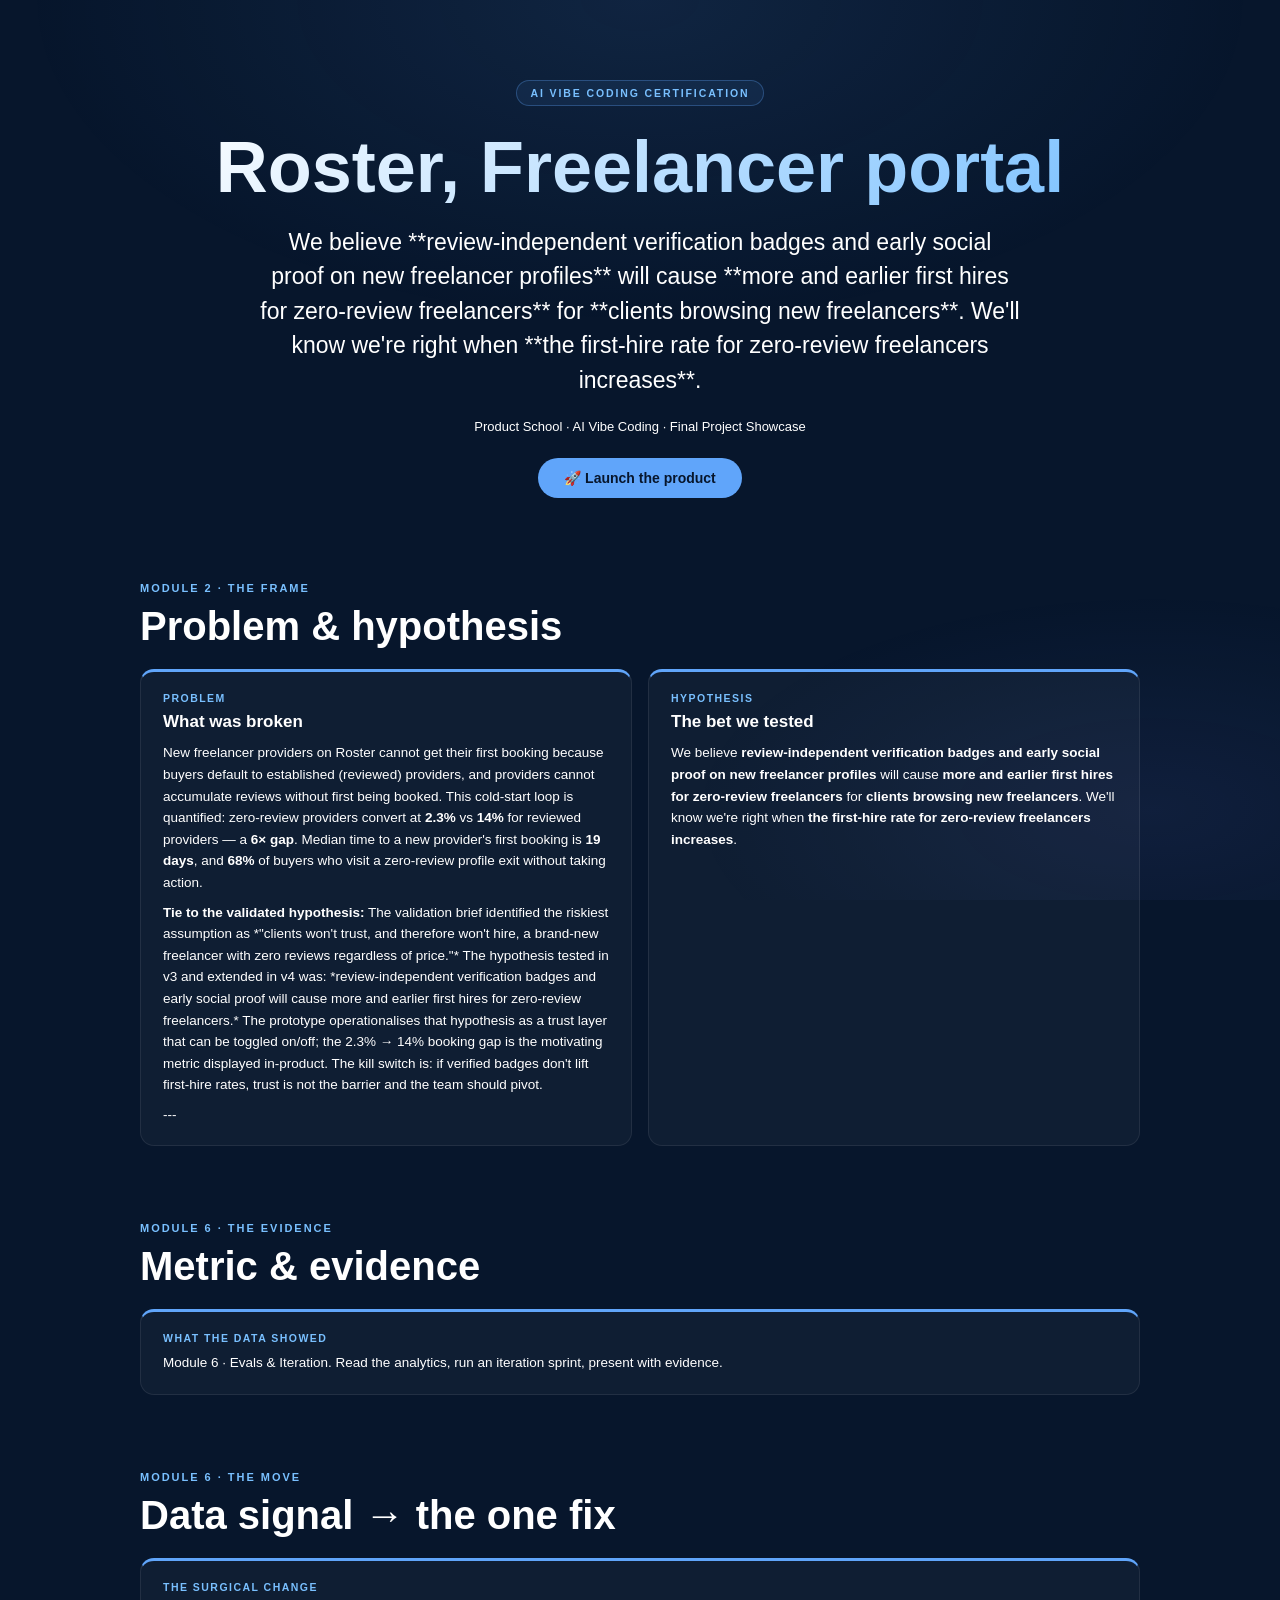
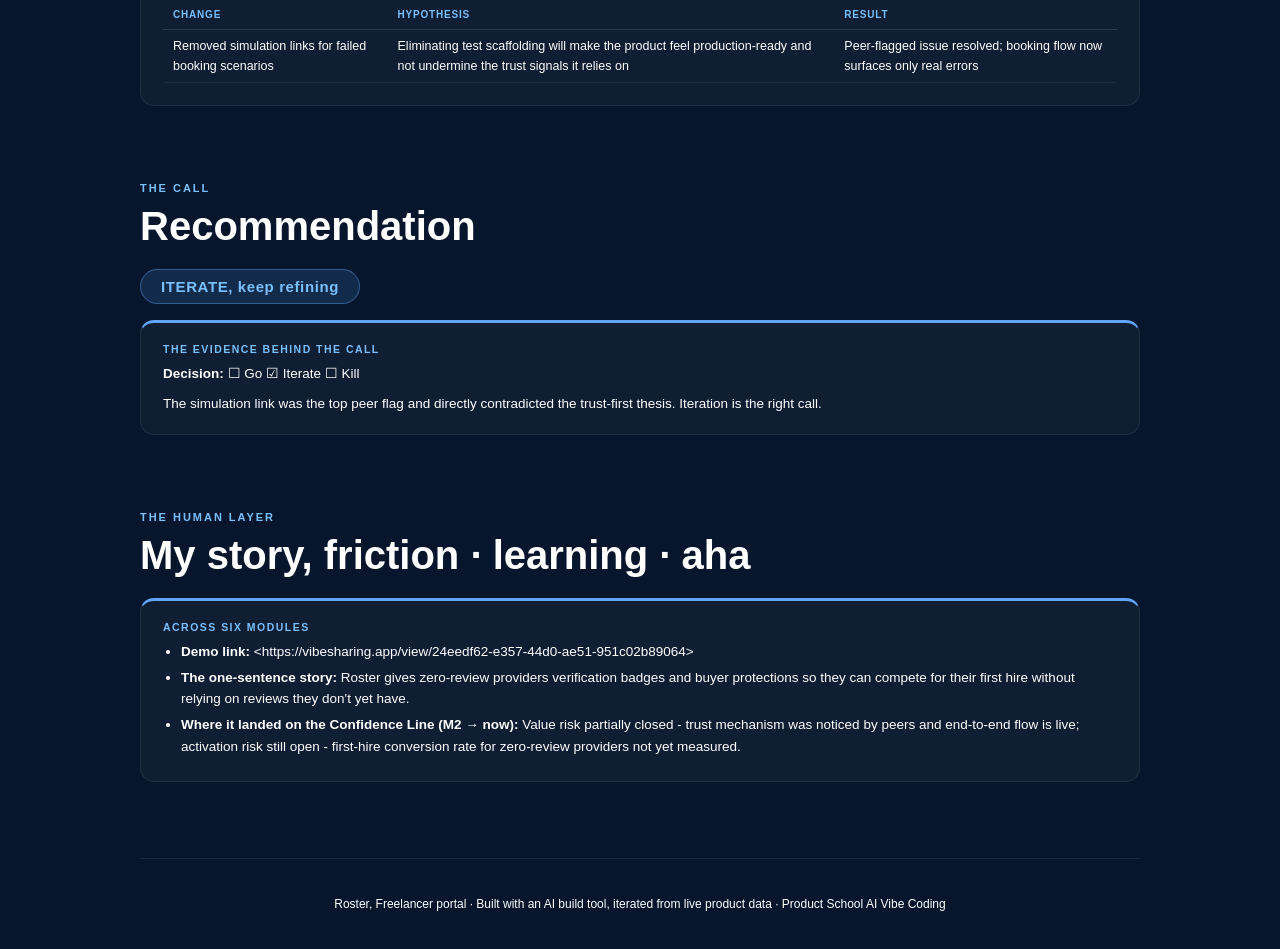
<file: docs/index.html>
<!doctype html>
<html lang="en"><head><meta charset="utf-8"><meta name="viewport" content="width=device-width,initial-scale=1"><title>Roster, Freelancer portal, Showcase</title>
<style>
:root{--bg:#07162C;--fg:#ffffff;--muted:#ffffff;--accent:#60a5fa;--accent2:#79c0ff;--line:rgba(255,255,255,0.08);--card:rgba(255,255,255,0.035)}*{box-sizing:border-box}html,body{margin:0;padding:0}body{background:var(--bg);color:var(--fg);font-family:'Saans',sans-serif;overflow-x:hidden;position:relative}body::before{content:'';position:fixed;inset:0;background:radial-gradient(ellipse 80% 60% at 50% 0%,rgba(96,165,250,0.10),transparent 60%),radial-gradient(ellipse 60% 40% at 90% 90%,rgba(124,140,255,0.08),transparent 60%);pointer-events:none;z-index:0}main{position:relative;z-index:1;max-width:1080px;margin:0 auto;padding:80px 40px 0}h1,h2,h3{font-family:'Saans',sans-serif;margin:0}a{color:var(--accent);text-decoration:none}.hero{text-align:center;margin-bottom:84px}.hero .badge{display:inline-block;font-family:'Saans',sans-serif;font-size:10.5px;font-weight:900;letter-spacing:.18em;text-transform:uppercase;color:var(--accent2);background:rgba(96,165,250,0.08);border:1px solid rgba(96,165,250,0.30);border-radius:999px;padding:6px 14px;margin-bottom:24px}.hero h1{font-size:clamp(38px,6.5vw,72px);font-weight:900;line-height:1.04;margin:0 0 20px;background:linear-gradient(135deg,#fff,#79c0ff);-webkit-background-clip:text;background-clip:text;color:transparent}.hero .lead{font-size:clamp(17px,2.2vw,23px);color:#ffffff;max-width:760px;margin:0 auto 22px;line-height:1.5}.hero .meta{font-family:'Saans',sans-serif;font-size:13px;color:var(--muted);margin:0 0 24px}.ctas{display:inline-flex;gap:12px;flex-wrap:wrap;justify-content:center}.cta{display:inline-flex;align-items:center;gap:8px;background:var(--accent);color:#07162C;padding:12px 26px;border-radius:999px;font-family:'Saans',sans-serif;font-weight:800;font-size:14px}section.block{margin-bottom:76px}.eyebrow{font-family:'Saans',sans-serif;font-size:11px;font-weight:900;letter-spacing:.18em;text-transform:uppercase;color:var(--accent2);margin-bottom:10px}.block h2{font-size:clamp(26px,4vw,40px);font-weight:800;margin:0 0 20px;color:#fff}.grid{display:grid;gap:16px;grid-template-columns:repeat(auto-fit,minmax(280px,1fr))}.grid.one{grid-template-columns:1fr}.card{background:var(--card);border:1px solid var(--line);border-top:3px solid var(--accent);border-radius:14px;padding:20px 22px}.card .c-label{font-family:'Saans',sans-serif;font-size:10.5px;font-weight:900;letter-spacing:.14em;text-transform:uppercase;color:var(--accent2);margin-bottom:8px}.card h3{font-size:17px;font-weight:800;color:#fff;margin:0 0 10px}.card .c-body{font-size:13.5px;color:#ffffff;line-height:1.6}.card .c-body em{color:var(--muted)}.c-body ul{margin:0;padding-left:18px}.c-body li{margin:4px 0}.c-body p{margin:0 0 8px}.c-body p:last-child{margin-bottom:0}.c-body strong{color:#fff}table.pt{width:100%;border-collapse:collapse;margin:2px 0;font-size:12.5px}table.pt th{text-align:left;font-family:'Saans',sans-serif;font-size:10px;letter-spacing:.08em;text-transform:uppercase;color:#79c0ff;padding:6px 10px;border-bottom:1px solid rgba(255,255,255,0.12)}table.pt td{padding:6px 10px;border-bottom:1px solid rgba(255,255,255,0.06);color:#ffffff;vertical-align:top}.verdict{display:inline-block;font-family:'Saans',sans-serif;font-weight:900;letter-spacing:.04em;border-radius:999px;padding:8px 20px;font-size:15px;margin-bottom:16px}.verdict.go{background:rgba(52,211,153,0.15);color:#34d399;border:1px solid rgba(52,211,153,0.4)}.verdict.iterate{background:rgba(96,165,250,0.15);color:#79c0ff;border:1px solid rgba(96,165,250,0.4)}.verdict.kill{background:rgba(251,113,133,0.15);color:#fb7185;border:1px solid rgba(251,113,133,0.4)}footer{text-align:center;color:var(--muted);font-size:12px;padding:38px 20px;border-top:1px solid var(--line);margin-top:36px}
</style></head><body><main>
<section class="hero"><span class="badge">AI Vibe Coding Certification</span><h1>Roster, Freelancer portal</h1><p class="lead">We believe **review-independent verification badges and early social proof on new freelancer profiles** will cause **more and earlier first hires for zero-review freelancers** for **clients browsing new freelancers**. We'll know we're right when **the first-hire rate for zero-review freelancers increases**.</p><p class="meta">Product School &middot; AI Vibe Coding &middot; Final Project Showcase</p><div class="ctas"><a class="cta" href="https://vibesharing.app/view/24eedf62-e357-44d0-ae51-951c02b89064" target="_blank" rel="noopener">&#x1F680; Launch the product</a></div></section>
<section class="block"><div class="eyebrow">Module 2 &middot; The Frame</div><h2>Problem &amp; hypothesis</h2><div class="grid"><div class="card"><div class="c-label">Problem</div><h3>What was broken</h3><div class="c-body"><p>New freelancer providers on Roster cannot get their first booking because buyers default to established (reviewed) providers, and providers cannot accumulate reviews without first being booked. This cold-start loop is quantified: zero-review providers convert at <strong>2.3%</strong> vs <strong>14%</strong> for reviewed providers — a <strong>6× gap</strong>. Median time to a new provider's first booking is <strong>19 days</strong>, and <strong>68%</strong> of buyers who visit a zero-review profile exit without taking action.</p><p><strong>Tie to the validated hypothesis:</strong> The validation brief identified the riskiest assumption as *&quot;clients won't trust, and therefore won't hire, a brand-new freelancer with zero reviews regardless of price.&quot;* The hypothesis tested in v3 and extended in v4 was: *review-independent verification badges and early social proof will cause more and earlier first hires for zero-review freelancers.* The prototype operationalises that hypothesis as a trust layer that can be toggled on/off; the 2.3% → 14% booking gap is the motivating metric displayed in-product. The kill switch is: if verified badges don't lift first-hire rates, trust is not the barrier and the team should pivot.</p><p>---</p></div></div><div class="card"><div class="c-label">Hypothesis</div><h3>The bet we tested</h3><div class="c-body"><p>We believe <strong>review-independent verification badges and early social proof on new freelancer profiles</strong> will cause <strong>more and earlier first hires for zero-review freelancers</strong> for <strong>clients browsing new freelancers</strong>. We'll know we're right when <strong>the first-hire rate for zero-review freelancers increases</strong>.</p></div></div></div></section>
<section class="block"><div class="eyebrow">Module 6 &middot; The Evidence</div><h2>Metric &amp; evidence</h2><div class="grid one"><div class="card"><div class="c-label">What the data showed</div><div class="c-body"><p>Module 6 · Evals &amp; Iteration. Read the analytics, run an iteration sprint, present with evidence.</p></div></div></div></section>
<section class="block"><div class="eyebrow">Module 6 &middot; The Move</div><h2>Data signal &rarr; the one fix</h2><div class="grid one"><div class="card"><div class="c-label">The surgical change</div><div class="c-body"><table class="pt"><tr><th>Change</th><th>Hypothesis</th><th>Result</th></tr><tr><td>Removed simulation links for failed booking scenarios</td><td>Eliminating test scaffolding will make the product feel production-ready and not undermine the trust signals it relies on</td><td>Peer-flagged issue resolved; booking flow now surfaces only real errors</td></tr></table></div></div></div></section>
<section class="block"><div class="eyebrow">The Call</div><h2>Recommendation</h2><div class="verdict iterate">ITERATE, keep refining</div><div class="grid one"><div class="card"><div class="c-label">The evidence behind the call</div><div class="c-body"><p><strong>Decision:</strong> ☐ Go ☑ Iterate ☐ Kill</p><p>The simulation link was the top peer flag and directly contradicted the trust-first thesis. Iteration is the right call.</p></div></div></div></section>
<section class="block"><div class="eyebrow">The Human Layer</div><h2>My story, friction &middot; learning &middot; aha</h2><div class="grid one"><div class="card"><div class="c-label">Across six modules</div><div class="c-body"><ul><li><strong>Demo link:</strong> &lt;https://vibesharing.app/view/24eedf62-e357-44d0-ae51-951c02b89064&gt;</li><li><strong>The one-sentence story:</strong> Roster gives zero-review providers verification badges and buyer protections so they can compete for their first hire without relying on reviews they don't yet have.</li><li><strong>Where it landed on the Confidence Line (M2 → now):</strong> Value risk partially closed - trust mechanism was noticed by peers and end-to-end flow is live; activation risk still open - first-hire conversion rate for zero-review providers not yet measured.</li></ul></div></div></div></section>
<footer>Roster, Freelancer portal &middot; Built with an AI build tool, iterated from live product data &middot; Product School AI Vibe Coding</footer>
</main></body></html>
</file>
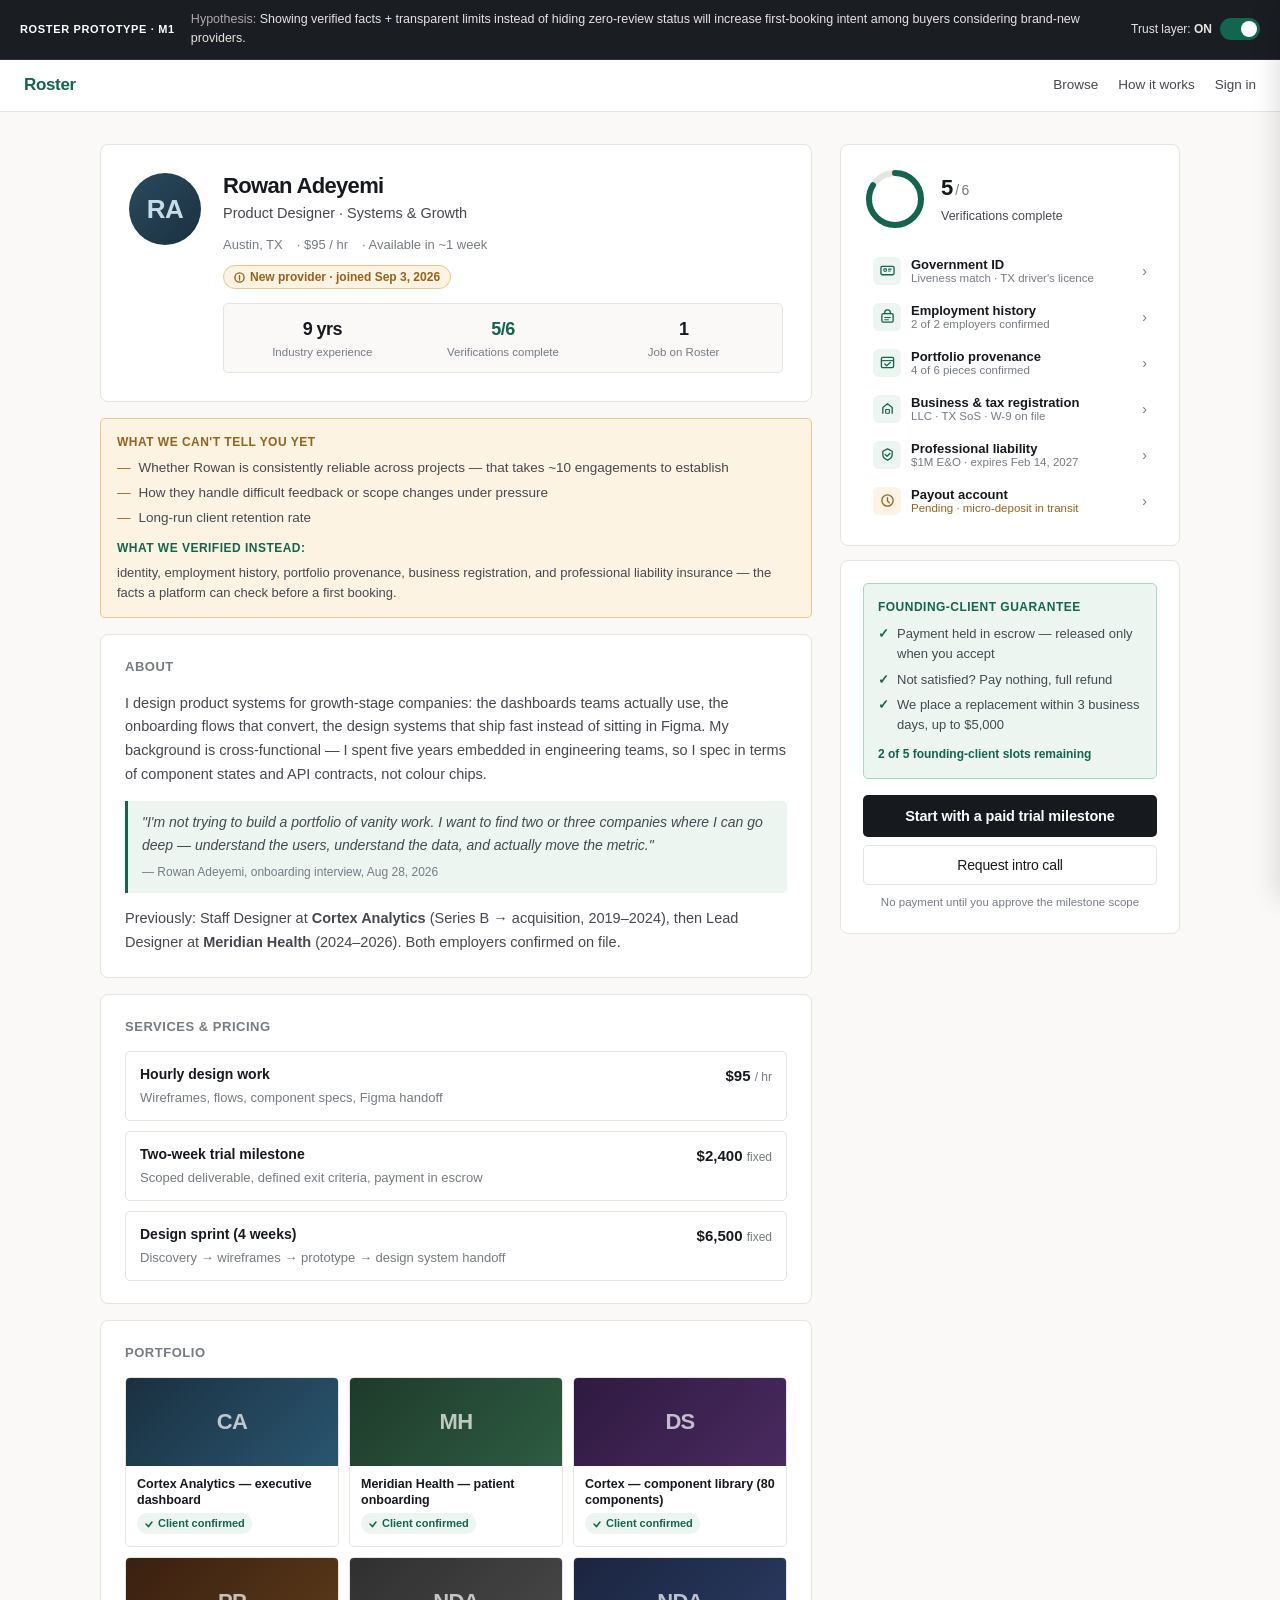
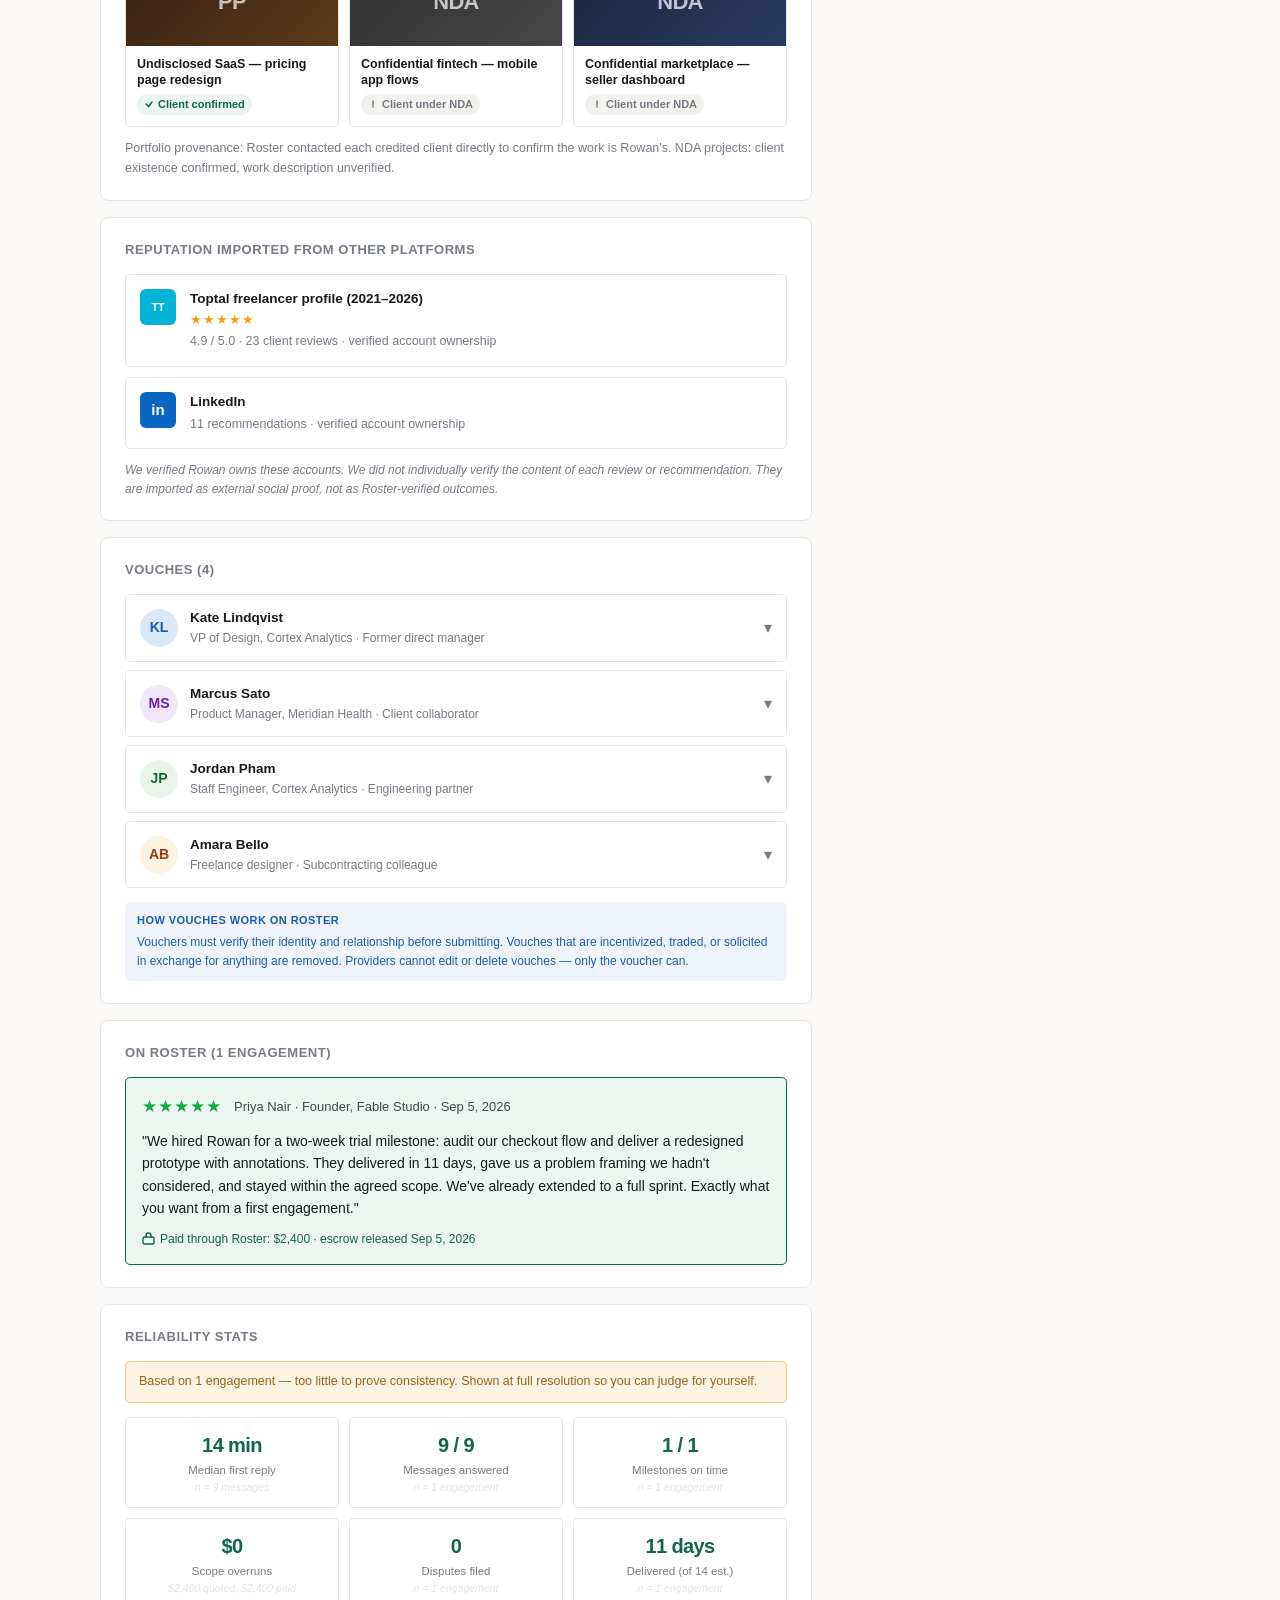
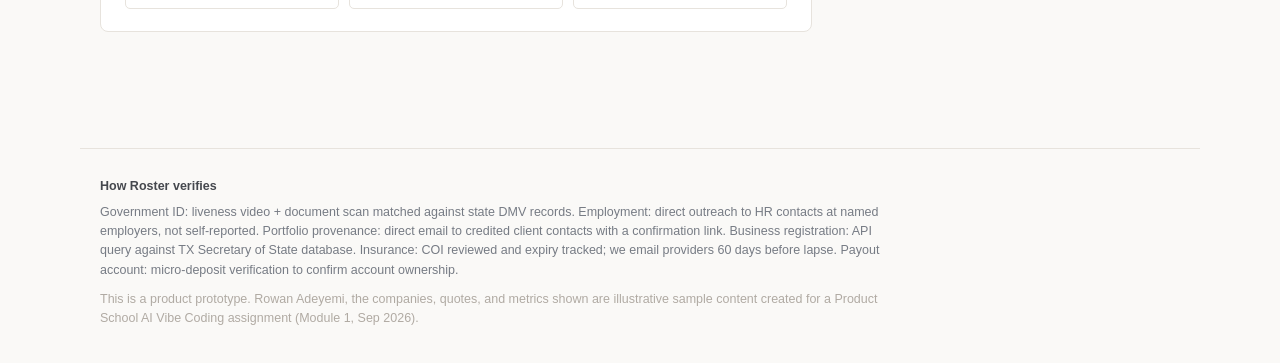
<file: 01-velocity/prototype-v1/index.html>
<!DOCTYPE html>
<html lang="en">
<head>
<meta charset="UTF-8">
<meta name="viewport" content="width=device-width, initial-scale=1.0">
<title>Rowan Adeyemi · Product Designer · Roster</title>
<style>
  *, *::before, *::after { box-sizing: border-box; margin: 0; padding: 0; }

  :root {
    --paper: #faf9f7;
    --paper2: #f3f1ed;
    --ink: #16191d;
    --ink2: #45484e;
    --ink3: #767b84;
    --border: #e7e3dd;
    --green: #12654e;
    --green-bg: #edf5f1;
    --amber: #96631a;
    --amber-bg: #fdf3e3;
    --red: #b91c1c;
    --red-bg: #fef2f2;
    --blue: #1a5fa8;
    --blue-bg: #eff4fc;
    --cta: #16191d;
    --cta-hover: #2d3139;
    --radius: 8px;
    --radius-sm: 5px;
    --shadow: 0 1px 4px rgba(0,0,0,.08), 0 0 0 1px rgba(0,0,0,.04);
    --shadow-lg: 0 4px 24px rgba(0,0,0,.12), 0 0 0 1px rgba(0,0,0,.06);
  }

  html { background: var(--paper); color: var(--ink); font-family: -apple-system, BlinkMacSystemFont, 'Segoe UI', Helvetica, Arial, sans-serif; font-size: 15px; line-height: 1.55; }

  /* ── DEMO BAR ─────────────────────────────────────── */
  .demo-bar {
    background: #1a1d22;
    color: #e8e5e0;
    padding: 10px 20px;
    display: flex;
    align-items: center;
    gap: 16px;
    flex-wrap: wrap;
    font-size: 12.5px;
    border-bottom: 1px solid #2e3138;
  }
  .demo-bar strong { color: #fff; font-size: 11px; letter-spacing: .06em; text-transform: uppercase; white-space: nowrap; }
  .demo-bar .hypothesis { flex: 1; min-width: 240px; color: #b0aaa3; }
  .demo-bar .hypothesis em { color: #e8e5e0; font-style: normal; font-weight: 500; }
  .toggle-wrap { display: flex; align-items: center; gap: 8px; white-space: nowrap; }
  .toggle-label { font-size: 12px; }
  .toggle-label span { font-weight: 600; }
  .toggle {
    position: relative; display: inline-block; width: 40px; height: 22px; cursor: pointer;
  }
  .toggle input { opacity: 0; width: 0; height: 0; }
  .slider {
    position: absolute; inset: 0; background: #3d4048; border-radius: 22px; transition: background .2s;
  }
  .slider::before {
    content: ''; position: absolute; height: 16px; width: 16px; left: 3px; bottom: 3px;
    background: #fff; border-radius: 50%; transition: transform .2s;
  }
  .toggle input:checked + .slider { background: var(--green); }
  .toggle input:checked + .slider::before { transform: translateX(18px); }
  .toggle input:focus-visible + .slider { outline: 2px solid #60a5fa; outline-offset: 2px; }

  /* ── NAV ──────────────────────────────────────────── */
  .nav {
    background: #fff;
    border-bottom: 1px solid var(--border);
    padding: 0 24px;
    display: flex;
    align-items: center;
    height: 52px;
    gap: 24px;
  }
  .nav-logo { font-weight: 700; font-size: 17px; letter-spacing: -.02em; color: var(--ink); text-decoration: none; }
  .nav-logo span { color: var(--green); }
  .nav-links { display: flex; gap: 20px; margin-left: auto; }
  .nav-links a { font-size: 13.5px; color: var(--ink2); text-decoration: none; }
  .nav-links a:hover { color: var(--ink); }

  /* ── LAYOUT ───────────────────────────────────────── */
  .page { max-width: 1120px; margin: 0 auto; padding: 32px 20px 80px; }
  .layout { display: grid; grid-template-columns: 1fr 340px; gap: 28px; align-items: start; }
  @media (max-width: 960px) {
    .layout { grid-template-columns: 1fr; }
    .trust-panel { order: -1; }
  }

  /* ── HERO ─────────────────────────────────────────── */
  .hero {
    background: #fff;
    border: 1px solid var(--border);
    border-radius: var(--radius);
    padding: 28px;
    margin-bottom: 16px;
    display: flex;
    gap: 22px;
    align-items: flex-start;
  }
  .avatar {
    width: 72px; height: 72px; border-radius: 50%;
    background: linear-gradient(135deg, #2a4a5e, #1a3040);
    display: flex; align-items: center; justify-content: center;
    font-size: 26px; font-weight: 600; color: #c8dce8; flex-shrink: 0;
    letter-spacing: -.02em;
  }
  .hero-info { flex: 1; min-width: 0; }
  .hero-name { font-size: 22px; font-weight: 700; letter-spacing: -.03em; line-height: 1.2; }
  .hero-title { color: var(--ink2); font-size: 14.5px; margin-top: 3px; }
  .hero-meta { display: flex; gap: 14px; flex-wrap: wrap; margin-top: 10px; font-size: 13px; color: var(--ink3); }
  .hero-meta span::before { content: '· '; }
  .hero-meta span:first-child::before { content: ''; }
  .hero-meta a { color: inherit; text-decoration: none; border-bottom: 1px solid var(--border); }
  .new-pill {
    display: inline-flex; align-items: center; gap: 5px;
    background: var(--amber-bg); color: var(--amber);
    border: 1px solid #e8c98a; border-radius: 20px;
    padding: 2px 10px; font-size: 12px; font-weight: 600; margin-top: 10px;
  }
  .new-pill svg { width: 11px; height: 11px; }
  .hero-trust-summary {
    margin-top: 14px;
    background: var(--paper);
    border: 1px solid var(--border);
    border-radius: var(--radius-sm);
    padding: 12px 14px;
    font-size: 13px;
    display: grid;
    grid-template-columns: repeat(3, 1fr);
    gap: 12px;
  }
  .trust-stat { text-align: center; }
  .trust-stat-val { font-size: 18px; font-weight: 700; letter-spacing: -.03em; color: var(--ink); }
  .trust-stat-val.accent { color: var(--green); }
  .trust-stat-lbl { font-size: 11.5px; color: var(--ink3); margin-top: 1px; line-height: 1.3; }
  @media (max-width: 540px) {
    .hero { flex-direction: column; }
    .hero-trust-summary { grid-template-columns: 1fr 1fr; }
  }

  /* ── SECTION CARDS ────────────────────────────────── */
  .card {
    background: #fff;
    border: 1px solid var(--border);
    border-radius: var(--radius);
    padding: 22px 24px;
    margin-bottom: 16px;
  }
  .card-title {
    font-size: 13px; font-weight: 700; letter-spacing: .04em; text-transform: uppercase;
    color: var(--ink3); margin-bottom: 14px;
  }
  .section-h { font-size: 16px; font-weight: 700; letter-spacing: -.02em; margin-bottom: 10px; }

  /* ── HONEST LIMITS ────────────────────────────────── */
  .limits-box {
    background: var(--amber-bg);
    border: 1px solid #e8c98a;
    border-radius: var(--radius-sm);
    padding: 14px 16px;
    font-size: 13.5px;
    margin-bottom: 16px;
  }
  .limits-box strong { color: var(--amber); font-size: 12px; letter-spacing: .04em; text-transform: uppercase; display: block; margin-bottom: 6px; }
  .limits-list { list-style: none; display: flex; flex-direction: column; gap: 4px; }
  .limits-list li { display: flex; gap: 8px; color: var(--ink2); }
  .limits-list li::before { content: '—'; color: var(--amber); flex-shrink: 0; }
  .limits-instead { margin-top: 10px; font-size: 13px; color: var(--ink2); }
  .limits-instead strong { color: var(--green); }

  /* ── ABOUT ────────────────────────────────────────── */
  .about-text { font-size: 14.5px; color: var(--ink2); line-height: 1.65; }
  .about-text p + p { margin-top: 10px; }
  blockquote.voice {
    border-left: 3px solid var(--green);
    padding: 10px 14px;
    background: var(--green-bg);
    border-radius: 0 var(--radius-sm) var(--radius-sm) 0;
    font-style: italic;
    font-size: 14px;
    color: var(--ink2);
    margin: 14px 0;
  }
  blockquote.voice cite { display: block; margin-top: 6px; font-style: normal; font-size: 12px; color: var(--ink3); font-weight: 500; }

  /* ── SERVICES ─────────────────────────────────────── */
  .services-grid { display: flex; flex-direction: column; gap: 10px; }
  .service-row {
    display: flex; justify-content: space-between; align-items: flex-start;
    padding: 12px 14px; border: 1px solid var(--border); border-radius: var(--radius-sm);
    gap: 12px;
  }
  .service-name { font-weight: 600; font-size: 14px; }
  .service-desc { font-size: 13px; color: var(--ink3); margin-top: 2px; }
  .service-price { font-weight: 700; font-size: 15px; white-space: nowrap; color: var(--ink); }
  .service-price small { font-weight: 400; font-size: 12px; color: var(--ink3); }

  /* ── PORTFOLIO ────────────────────────────────────── */
  .portfolio-grid { display: grid; grid-template-columns: repeat(3, 1fr); gap: 10px; }
  @media (max-width: 680px) { .portfolio-grid { grid-template-columns: repeat(2, 1fr); } }
  .portfolio-tile {
    border: 1px solid var(--border); border-radius: var(--radius-sm);
    overflow: hidden; cursor: pointer; transition: box-shadow .15s;
  }
  .portfolio-tile:hover { box-shadow: var(--shadow-lg); }
  .portfolio-tile:focus-visible { outline: 2px solid var(--blue); outline-offset: 2px; }
  .portfolio-thumb {
    height: 88px;
    display: flex; align-items: center; justify-content: center;
    font-size: 22px; font-weight: 700; letter-spacing: -.03em;
    color: rgba(255,255,255,.7);
  }
  .portfolio-meta { padding: 10px 11px 11px; }
  .portfolio-title { font-size: 12.5px; font-weight: 600; line-height: 1.3; }
  .portfolio-badge {
    display: inline-flex; align-items: center; gap: 4px;
    font-size: 11px; border-radius: 10px; padding: 2px 7px; margin-top: 5px; font-weight: 600;
  }
  .portfolio-badge.confirmed { background: var(--green-bg); color: var(--green); }
  .portfolio-badge.unconfirmed { background: var(--paper2); color: var(--ink3); }
  .portfolio-badge svg { width: 10px; height: 10px; flex-shrink: 0; }

  /* ── IMPORTED REPUTATION ──────────────────────────── */
  .reputation-row {
    display: flex; gap: 14px; align-items: flex-start;
    padding: 14px; border: 1px solid var(--border); border-radius: var(--radius-sm);
    margin-bottom: 10px;
  }
  .rep-icon {
    width: 36px; height: 36px; border-radius: 6px;
    display: flex; align-items: center; justify-content: center;
    font-size: 15px; font-weight: 800; flex-shrink: 0;
  }
  .rep-icon.toptal { background: #00b4d8; color: #fff; font-size: 11px; letter-spacing: -.02em; }
  .rep-icon.li { background: #0a66c2; color: #fff; }
  .rep-body { flex: 1; }
  .rep-name { font-weight: 600; font-size: 13.5px; }
  .rep-stars { color: #f59e0b; letter-spacing: 1px; font-size: 13px; }
  .rep-detail { font-size: 12.5px; color: var(--ink3); margin-top: 2px; }
  .rep-honesty { font-size: 12px; color: var(--ink3); margin-top: 12px; font-style: italic; }

  /* ── VOUCHES ──────────────────────────────────────── */
  .vouch-item {
    border: 1px solid var(--border); border-radius: var(--radius-sm);
    overflow: hidden; margin-bottom: 8px;
  }
  .vouch-header {
    display: flex; align-items: center; gap: 12px;
    padding: 13px 14px; cursor: pointer; background: #fff;
    transition: background .1s;
  }
  .vouch-header:hover { background: var(--paper); }
  .vouch-header:focus-visible { outline: 2px solid var(--blue); outline-offset: -2px; }
  .vouch-avatar {
    width: 38px; height: 38px; border-radius: 50%;
    display: flex; align-items: center; justify-content: center;
    font-size: 14px; font-weight: 600; flex-shrink: 0;
  }
  .vouch-who { flex: 1; min-width: 0; }
  .vouch-name { font-size: 13.5px; font-weight: 600; }
  .vouch-role { font-size: 12px; color: var(--ink3); }
  .vouch-chevron {
    color: var(--ink3); transition: transform .2s; flex-shrink: 0;
    font-size: 16px; line-height: 1;
  }
  .vouch-item[data-open] .vouch-chevron { transform: rotate(180deg); }
  .vouch-body {
    display: none; padding: 0 14px 14px;
    border-top: 1px solid var(--border); background: var(--paper);
  }
  .vouch-item[data-open] .vouch-body { display: block; }
  .vouch-quote {
    font-style: italic; font-size: 13.5px; color: var(--ink2);
    border-left: 3px solid var(--green); padding-left: 12px;
    margin: 12px 0 10px;
  }
  .vouch-verification { font-size: 12px; color: var(--ink3); }
  .vouch-verification strong { color: var(--ink2); }
  .vouch-rules {
    margin-top: 14px; padding: 10px 12px;
    background: var(--blue-bg); border-radius: var(--radius-sm);
    font-size: 12px; color: var(--blue);
  }
  .vouch-rules strong { display: block; margin-bottom: 4px; font-size: 11px; text-transform: uppercase; letter-spacing: .04em; }

  /* ── ON-PLATFORM REVIEW ───────────────────────────── */
  .review-item {
    padding: 16px; border: 1px solid var(--green); border-radius: var(--radius-sm);
    background: var(--green-bg);
  }
  .review-header { display: flex; align-items: center; gap: 12px; margin-bottom: 10px; }
  .review-stars { color: #16a34a; font-size: 17px; letter-spacing: 1px; }
  .review-who { font-size: 13px; color: var(--ink2); }
  .review-text { font-size: 14px; color: var(--ink); line-height: 1.6; }
  .review-escrow {
    margin-top: 10px; font-size: 12px; color: var(--green);
    display: flex; gap: 5px; align-items: center; font-weight: 500;
  }

  /* ── RELIABILITY ──────────────────────────────────── */
  .reliability-disclaimer {
    background: var(--amber-bg); border: 1px solid #e8c98a;
    border-radius: var(--radius-sm); padding: 10px 13px;
    font-size: 12.5px; color: var(--amber); margin-bottom: 14px;
  }
  .stats-grid { display: grid; grid-template-columns: repeat(3, 1fr); gap: 10px; }
  @media (max-width: 480px) { .stats-grid { grid-template-columns: 1fr 1fr; } }
  .stat-cell {
    border: 1px solid var(--border); border-radius: var(--radius-sm);
    padding: 12px; text-align: center;
  }
  .stat-val { font-size: 20px; font-weight: 700; letter-spacing: -.03em; color: var(--ink); }
  .stat-val.green { color: var(--green); }
  .stat-lbl { font-size: 11.5px; color: var(--ink3); margin-top: 2px; line-height: 1.3; }
  .stat-n { font-size: 10.5px; color: var(--border); margin-top: 1px; font-style: italic; }

  /* ── TRUST PANEL ──────────────────────────────────── */
  .trust-panel {
    position: sticky; top: 20px;
  }
  .trust-card {
    background: #fff; border: 1px solid var(--border);
    border-radius: var(--radius); padding: 22px;
  }
  .trust-card + .trust-card { margin-top: 14px; }

  /* ring */
  .ring-wrap { display: flex; align-items: center; gap: 14px; margin-bottom: 18px; }
  .ring-svg { flex-shrink: 0; }
  .ring-svg circle { transition: stroke-dashoffset .6s ease; }
  .ring-text { }
  .ring-fraction { font-size: 22px; font-weight: 800; letter-spacing: -.04em; }
  .ring-fraction .total { font-size: 14px; font-weight: 400; color: var(--ink3); }
  .ring-label { font-size: 12.5px; color: var(--ink2); margin-top: 2px; }

  /* badge list */
  .badge-list { list-style: none; display: flex; flex-direction: column; gap: 2px; }
  .badge-btn {
    width: 100%; text-align: left; display: flex; align-items: center; gap: 10px;
    padding: 8px 10px; border-radius: var(--radius-sm); border: none; background: none;
    cursor: pointer; font-family: inherit; transition: background .12s;
  }
  .badge-btn:hover { background: var(--paper); }
  .badge-btn:focus-visible { outline: 2px solid var(--blue); outline-offset: 0; }
  .badge-icon {
    width: 28px; height: 28px; border-radius: 6px;
    display: flex; align-items: center; justify-content: center; flex-shrink: 0;
  }
  .badge-icon.ok { background: var(--green-bg); color: var(--green); }
  .badge-icon.pending { background: var(--amber-bg); color: var(--amber); }
  .badge-icon svg { width: 15px; height: 15px; }
  .badge-text { flex: 1; min-width: 0; }
  .badge-name { font-size: 13px; font-weight: 600; color: var(--ink); }
  .badge-sub { font-size: 11.5px; color: var(--ink3); }
  .badge-sub.amber { color: var(--amber); }
  .badge-arrow { color: var(--ink3); font-size: 14px; }

  /* risk reversal */
  .risk-box {
    background: var(--green-bg); border: 1px solid #a7d9c7;
    border-radius: var(--radius-sm); padding: 14px;
    margin-bottom: 16px;
  }
  .risk-title { font-size: 12px; font-weight: 700; letter-spacing: .04em; text-transform: uppercase; color: var(--green); margin-bottom: 8px; }
  .risk-list { list-style: none; font-size: 13px; color: var(--ink2); display: flex; flex-direction: column; gap: 5px; }
  .risk-list li { display: flex; gap: 8px; }
  .risk-list li::before { content: '✓'; color: var(--green); font-weight: 700; flex-shrink: 0; }
  .risk-slots { font-size: 12px; color: var(--green); font-weight: 600; margin-top: 10px; }

  /* CTAs */
  .cta-primary {
    display: block; width: 100%; background: var(--cta); color: #fff;
    border: none; border-radius: var(--radius-sm); padding: 13px;
    font-size: 14.5px; font-weight: 600; text-align: center;
    cursor: pointer; font-family: inherit; transition: background .15s;
    margin-bottom: 8px; letter-spacing: -.01em;
  }
  .cta-primary:hover { background: var(--cta-hover); }
  .cta-primary:focus-visible { outline: 2px solid var(--blue); outline-offset: 2px; }
  .cta-secondary {
    display: block; width: 100%; background: transparent; color: var(--ink);
    border: 1px solid var(--border); border-radius: var(--radius-sm); padding: 11px;
    font-size: 14px; font-weight: 500; text-align: center;
    cursor: pointer; font-family: inherit; transition: background .15s;
    letter-spacing: -.01em;
  }
  .cta-secondary:hover { background: var(--paper); }
  .cta-secondary:focus-visible { outline: 2px solid var(--blue); outline-offset: 2px; }
  .cta-note { font-size: 11.5px; color: var(--ink3); text-align: center; margin-top: 9px; }

  /* ── BADGE DRAWER ─────────────────────────────────── */
  .drawer-overlay {
    position: fixed; inset: 0; background: rgba(0,0,0,.35);
    z-index: 200; opacity: 0; pointer-events: none;
    transition: opacity .2s;
  }
  .drawer-overlay.open { opacity: 1; pointer-events: auto; }
  .drawer {
    position: fixed; right: 0; top: 0; bottom: 0; width: min(420px, 100vw);
    background: #fff; z-index: 201;
    transform: translateX(100%); transition: transform .25s ease;
    display: flex; flex-direction: column; overflow: hidden;
    box-shadow: -4px 0 24px rgba(0,0,0,.12);
  }
  .drawer.open { transform: translateX(0); }
  .drawer-header {
    padding: 18px 20px 16px;
    border-bottom: 1px solid var(--border);
    display: flex; align-items: center; gap: 12px;
  }
  .drawer-close {
    margin-left: auto; background: none; border: none; font-size: 20px;
    color: var(--ink3); cursor: pointer; padding: 2px 6px; border-radius: 4px;
    line-height: 1;
  }
  .drawer-close:hover { background: var(--paper); color: var(--ink); }
  .drawer-close:focus-visible { outline: 2px solid var(--blue); }
  .drawer-body { padding: 20px; overflow-y: auto; flex: 1; }
  .drawer-badge-icon {
    width: 44px; height: 44px; border-radius: 10px;
    display: flex; align-items: center; justify-content: center; flex-shrink: 0;
  }
  .drawer-badge-icon.ok { background: var(--green-bg); color: var(--green); }
  .drawer-badge-icon.pending { background: var(--amber-bg); color: var(--amber); }
  .drawer-badge-icon svg { width: 22px; height: 22px; }
  .drawer-title { font-size: 16px; font-weight: 700; }
  .drawer-status { font-size: 12.5px; font-weight: 600; margin-top: 2px; }
  .drawer-status.ok { color: var(--green); }
  .drawer-status.pending { color: var(--amber); }

  .receipt-row {
    display: flex; justify-content: space-between; align-items: baseline;
    padding: 9px 0; border-bottom: 1px solid var(--border); gap: 12px;
    font-size: 13.5px;
  }
  .receipt-row:last-child { border-bottom: none; }
  .receipt-label { color: var(--ink3); flex-shrink: 0; }
  .receipt-val { color: var(--ink); text-align: right; font-weight: 500; }

  .sim-btn {
    display: block; width: 100%; background: var(--amber); color: #fff;
    border: none; border-radius: var(--radius-sm); padding: 12px;
    font-size: 14px; font-weight: 600; text-align: center; cursor: pointer;
    font-family: inherit; margin-top: 18px; transition: background .15s;
  }
  .sim-btn:hover { background: #7a5115; }
  .sim-btn:focus-visible { outline: 2px solid var(--blue); outline-offset: 2px; }
  .sim-note { font-size: 12px; color: var(--ink3); margin-top: 8px; text-align: center; }
  .sim-success {
    display: none; text-align: center; padding: 16px;
    background: var(--green-bg); border-radius: var(--radius-sm); margin-top: 16px;
    color: var(--green); font-weight: 600;
  }
  .sim-success.show { display: block; }

  /* ── BOOKING MODAL ────────────────────────────────── */
  .modal-overlay {
    position: fixed; inset: 0; background: rgba(0,0,0,.45);
    z-index: 300; display: flex; align-items: center; justify-content: center;
    padding: 20px; opacity: 0; pointer-events: none; transition: opacity .2s;
  }
  .modal-overlay.open { opacity: 1; pointer-events: auto; }
  .modal {
    background: #fff; border-radius: 12px; width: 100%; max-width: 520px;
    max-height: 90vh; overflow-y: auto;
    box-shadow: var(--shadow-lg);
    transform: scale(.96); transition: transform .2s;
  }
  .modal-overlay.open .modal { transform: scale(1); }
  .modal-header {
    padding: 20px 22px 16px;
    border-bottom: 1px solid var(--border);
    display: flex; align-items: center;
  }
  .modal-title { font-size: 17px; font-weight: 700; }
  .modal-close {
    margin-left: auto; background: none; border: none; font-size: 20px;
    color: var(--ink3); cursor: pointer; padding: 2px 6px; border-radius: 4px; line-height: 1;
  }
  .modal-close:hover { background: var(--paper); color: var(--ink); }
  .modal-close:focus-visible { outline: 2px solid var(--blue); }
  .modal-body { padding: 22px; }
  .modal-step { display: none; }
  .modal-step.active { display: block; }
  .step-indicator {
    display: flex; gap: 6px; align-items: center; margin-bottom: 20px;
  }
  .step-dot {
    width: 8px; height: 8px; border-radius: 50%;
    background: var(--border); transition: background .2s;
  }
  .step-dot.active { background: var(--green); width: 24px; border-radius: 4px; }
  .step-dot.done { background: var(--green); }
  .form-group { margin-bottom: 16px; }
  .form-label { font-size: 12.5px; font-weight: 600; color: var(--ink2); margin-bottom: 6px; display: block; }
  .form-select, .form-input, .form-textarea {
    width: 100%; border: 1px solid var(--border); border-radius: var(--radius-sm);
    padding: 10px 12px; font-size: 14px; font-family: inherit; color: var(--ink);
    background: #fff; transition: border-color .15s;
  }
  .form-select:focus, .form-input:focus, .form-textarea:focus {
    outline: none; border-color: var(--green); box-shadow: 0 0 0 3px rgba(18,101,78,.1);
  }
  .form-textarea { resize: vertical; min-height: 80px; }
  .milestone-row {
    display: flex; justify-content: space-between; align-items: center;
    padding: 10px 12px; background: var(--green-bg); border-radius: var(--radius-sm);
    font-size: 13.5px; margin-top: 12px;
  }
  .milestone-row strong { font-size: 16px; }

  .protection-list { list-style: none; display: flex; flex-direction: column; gap: 10px; margin-bottom: 16px; }
  .protection-item { display: flex; gap: 12px; align-items: flex-start; }
  .protection-icon { font-size: 18px; flex-shrink: 0; margin-top: 2px; }
  .protection-text strong { font-size: 14px; display: block; }
  .protection-text span { font-size: 13px; color: var(--ink3); }

  .success-icon { font-size: 48px; text-align: center; margin-bottom: 12px; }
  .success-title { font-size: 20px; font-weight: 700; text-align: center; margin-bottom: 8px; }
  .success-body { font-size: 14px; color: var(--ink2); text-align: center; line-height: 1.6; }
  .success-detail {
    background: var(--paper); border-radius: var(--radius-sm); padding: 14px;
    margin-top: 16px; font-size: 13px;
  }
  .success-detail-row { display: flex; justify-content: space-between; padding: 5px 0; font-size: 13px; }
  .success-detail-row:not(:last-child) { border-bottom: 1px solid var(--border); }

  .modal-footer {
    padding: 16px 22px; border-top: 1px solid var(--border);
    display: flex; gap: 10px; justify-content: flex-end;
  }
  .btn-ghost {
    background: none; border: 1px solid var(--border); border-radius: var(--radius-sm);
    padding: 10px 18px; font-size: 14px; font-weight: 500; cursor: pointer;
    font-family: inherit; color: var(--ink); transition: background .12s;
  }
  .btn-ghost:hover { background: var(--paper); }
  .btn-ghost:focus-visible { outline: 2px solid var(--blue); }
  .btn-primary {
    background: var(--cta); color: #fff; border: none; border-radius: var(--radius-sm);
    padding: 10px 20px; font-size: 14px; font-weight: 600; cursor: pointer;
    font-family: inherit; transition: background .12s;
  }
  .btn-primary:hover { background: var(--cta-hover); }
  .btn-primary:focus-visible { outline: 2px solid var(--blue); outline-offset: 2px; }

  /* ── PORTFOLIO MODAL ──────────────────────────────── */
  .portfolio-modal-thumb {
    height: 160px; border-radius: var(--radius-sm);
    display: flex; align-items: center; justify-content: center;
    font-size: 36px; font-weight: 800; color: rgba(255,255,255,.6);
    margin-bottom: 18px;
  }

  /* ── FOOTER ───────────────────────────────────────── */
  footer {
    border-top: 1px solid var(--border); padding: 28px 20px; margin-top: 20px;
    font-size: 12.5px; color: var(--ink3); max-width: 1120px; margin-left: auto; margin-right: auto;
  }
  footer strong { color: var(--ink2); display: block; margin-bottom: 6px; }
  footer p { margin-bottom: 6px; max-width: 780px; }

  /* ── MOBILE STICKY CTA ────────────────────────────── */
  .mobile-sticky {
    display: none; position: fixed; bottom: 0; left: 0; right: 0;
    background: #fff; border-top: 1px solid var(--border);
    padding: 14px 20px; z-index: 100;
  }
  @media (max-width: 960px) { .mobile-sticky { display: block; } }
  .mobile-sticky .cta-primary { margin: 0; }

  /* ── TRUST-OFF STATE ──────────────────────────────── */
  body.trust-off .trust-visible { display: none !important; }
  body.trust-off .trust-off-msg { display: flex !important; }
  .trust-off-msg {
    display: none; align-items: center; justify-content: center;
    flex-direction: column; gap: 8px; padding: 24px;
    border: 1px dashed var(--border); border-radius: var(--radius-sm);
    color: var(--ink3); font-size: 13.5px; text-align: center;
  }
  .trust-off-msg strong { color: var(--ink2); display: block; }

  @media (prefers-reduced-motion: reduce) {
    *, *::before, *::after { transition-duration: 0s !important; }
  }
</style>
</head>
<body>

<!-- ═══ DEMO BAR ═══════════════════════════════════════════════════════════ -->
<div class="demo-bar" role="banner" aria-label="Prototype demo controls">
  <strong>Roster Prototype · M1</strong>
  <p class="hypothesis">
    Hypothesis: <em>Showing verified facts + transparent limits instead of hiding zero-review status
    will increase first-booking intent among buyers considering brand-new providers.</em>
  </p>
  <div class="toggle-wrap">
    <span class="toggle-label">Trust layer: <span id="toggle-state">ON</span></span>
    <label class="toggle" aria-label="Toggle trust layer on or off">
      <input type="checkbox" id="trust-toggle" checked>
      <span class="slider"></span>
    </label>
  </div>
</div>

<!-- ═══ NAV ════════════════════════════════════════════════════════════════ -->
<nav class="nav" aria-label="Site navigation">
  <a class="nav-logo" href="#"><span>Roster</span></a>
  <div class="nav-links" aria-label="Secondary navigation">
    <a href="#">Browse</a>
    <a href="#">How it works</a>
    <a href="#">Sign in</a>
  </div>
</nav>

<main class="page">
  <div class="layout">

    <!-- ═══ MAIN COLUMN ══════════════════════════════════════════════════ -->
    <div class="main-col">

      <!-- HERO -->
      <section class="hero" aria-labelledby="provider-name">
        <div class="avatar" aria-hidden="true">RA</div>
        <div class="hero-info">
          <h1 class="hero-name" id="provider-name">Rowan Adeyemi</h1>
          <p class="hero-title">Product Designer · Systems &amp; Growth</p>
          <div class="hero-meta">
            <span>Austin, TX</span>
            <span>$95 / hr</span>
            <span>Available in ~1 week</span>
          </div>
          <div class="new-pill">
            <svg viewBox="0 0 12 12" fill="none" aria-hidden="true"><circle cx="6" cy="6" r="5" stroke="currentColor" stroke-width="1.5"/><path d="M6 4v3M6 8.5v.25" stroke="currentColor" stroke-width="1.5" stroke-linecap="round"/></svg>
            New provider · joined Sep 3, 2026
          </div>
          <div class="hero-trust-summary trust-visible">
            <div class="trust-stat">
              <div class="trust-stat-val">9 yrs</div>
              <div class="trust-stat-lbl">Industry experience</div>
            </div>
            <div class="trust-stat">
              <div class="trust-stat-val accent">5/6</div>
              <div class="trust-stat-lbl">Verifications complete</div>
            </div>
            <div class="trust-stat">
              <div class="trust-stat-val">1</div>
              <div class="trust-stat-lbl">Job on Roster</div>
            </div>
          </div>
          <div class="trust-off-msg" style="margin-top:12px;">
            <strong>No reviews yet</strong>
            <span>This provider joined 4 days ago. No rating available.</span>
          </div>
        </div>
      </section>

      <!-- HONEST LIMITS -->
      <div class="limits-box trust-visible">
        <strong>What we can't tell you yet</strong>
        <ul class="limits-list">
          <li>Whether Rowan is consistently reliable across projects — that takes ~10 engagements to establish</li>
          <li>How they handle difficult feedback or scope changes under pressure</li>
          <li>Long-run client retention rate</li>
        </ul>
        <p class="limits-instead">
          <strong>What we verified instead:</strong> identity, employment history, portfolio provenance,
          business registration, and professional liability insurance — the facts a platform can check
          before a first booking.
        </p>
      </div>

      <!-- ABOUT -->
      <div class="card">
        <div class="card-title">About</div>
        <div class="about-text">
          <p>I design product systems for growth-stage companies: the dashboards teams actually use, the onboarding
          flows that convert, the design systems that ship fast instead of sitting in Figma. My background is
          cross-functional — I spent five years embedded in engineering teams, so I spec in terms of component
          states and API contracts, not colour chips.</p>
          <blockquote class="voice trust-visible">
            "I'm not trying to build a portfolio of vanity work. I want to find two or three companies where
            I can go deep — understand the users, understand the data, and actually move the metric."
            <cite>— Rowan Adeyemi, onboarding interview, Aug 28, 2026</cite>
          </blockquote>
          <p>Previously: Staff Designer at <strong>Cortex Analytics</strong> (Series B → acquisition, 2019–2024),
          then Lead Designer at <strong>Meridian Health</strong> (2024–2026). Both employers confirmed on file.</p>
        </div>
      </div>

      <!-- SERVICES -->
      <div class="card">
        <div class="card-title">Services &amp; pricing</div>
        <div class="services-grid">
          <div class="service-row">
            <div>
              <div class="service-name">Hourly design work</div>
              <div class="service-desc">Wireframes, flows, component specs, Figma handoff</div>
            </div>
            <div class="service-price">$95 <small>/ hr</small></div>
          </div>
          <div class="service-row">
            <div>
              <div class="service-name">Two-week trial milestone</div>
              <div class="service-desc">Scoped deliverable, defined exit criteria, payment in escrow</div>
            </div>
            <div class="service-price">$2,400 <small>fixed</small></div>
          </div>
          <div class="service-row">
            <div>
              <div class="service-name">Design sprint (4 weeks)</div>
              <div class="service-desc">Discovery → wireframes → prototype → design system handoff</div>
            </div>
            <div class="service-price">$6,500 <small>fixed</small></div>
          </div>
        </div>
      </div>

      <!-- PORTFOLIO -->
      <div class="card">
        <div class="card-title">Portfolio</div>
        <div class="portfolio-grid" id="portfolio-grid">

          <div class="portfolio-tile" tabindex="0" role="button" aria-label="View case study: Cortex Analytics dashboard"
               data-project="0">
            <div class="portfolio-thumb" style="background: linear-gradient(135deg,#1a3040,#2a5570);">CA</div>
            <div class="portfolio-meta">
              <div class="portfolio-title">Cortex Analytics — executive dashboard</div>
              <span class="portfolio-badge confirmed trust-visible">
                <svg viewBox="0 0 10 10" fill="none" aria-hidden="true"><path d="M2 5l2.5 2.5L8 3" stroke="currentColor" stroke-width="1.5" stroke-linecap="round"/></svg>
                Client confirmed
              </span>
              <span class="portfolio-badge unconfirmed" style="display:none">Unverified</span>
            </div>
          </div>

          <div class="portfolio-tile" tabindex="0" role="button" aria-label="View case study: Meridian onboarding"
               data-project="1">
            <div class="portfolio-thumb" style="background: linear-gradient(135deg,#1e3a2a,#2e5c42);">MH</div>
            <div class="portfolio-meta">
              <div class="portfolio-title">Meridian Health — patient onboarding</div>
              <span class="portfolio-badge confirmed trust-visible">
                <svg viewBox="0 0 10 10" fill="none" aria-hidden="true"><path d="M2 5l2.5 2.5L8 3" stroke="currentColor" stroke-width="1.5" stroke-linecap="round"/></svg>
                Client confirmed
              </span>
              <span class="portfolio-badge unconfirmed" style="display:none">Unverified</span>
            </div>
          </div>

          <div class="portfolio-tile" tabindex="0" role="button" aria-label="View case study: design system"
               data-project="2">
            <div class="portfolio-thumb" style="background: linear-gradient(135deg,#2e1a40,#4a2a60);">DS</div>
            <div class="portfolio-meta">
              <div class="portfolio-title">Cortex — component library (80 components)</div>
              <span class="portfolio-badge confirmed trust-visible">
                <svg viewBox="0 0 10 10" fill="none" aria-hidden="true"><path d="M2 5l2.5 2.5L8 3" stroke="currentColor" stroke-width="1.5" stroke-linecap="round"/></svg>
                Client confirmed
              </span>
              <span class="portfolio-badge unconfirmed" style="display:none">Unverified</span>
            </div>
          </div>

          <div class="portfolio-tile" tabindex="0" role="button" aria-label="View case study: pricing page"
               data-project="3">
            <div class="portfolio-thumb" style="background: linear-gradient(135deg,#3a2010,#5c3a1a);">PP</div>
            <div class="portfolio-meta">
              <div class="portfolio-title">Undisclosed SaaS — pricing page redesign</div>
              <span class="portfolio-badge confirmed trust-visible">
                <svg viewBox="0 0 10 10" fill="none" aria-hidden="true"><path d="M2 5l2.5 2.5L8 3" stroke="currentColor" stroke-width="1.5" stroke-linecap="round"/></svg>
                Client confirmed
              </span>
              <span class="portfolio-badge unconfirmed" style="display:none">Unverified</span>
            </div>
          </div>

          <div class="portfolio-tile" tabindex="0" role="button" aria-label="View case study: NDA project A"
               data-project="4">
            <div class="portfolio-thumb" style="background: linear-gradient(135deg,#303030,#484848);">NDA</div>
            <div class="portfolio-meta">
              <div class="portfolio-title">Confidential fintech — mobile app flows</div>
              <span class="portfolio-badge unconfirmed trust-visible">
                <svg viewBox="0 0 10 10" fill="none" aria-hidden="true"><path d="M5 2v4M5 7.5v.5" stroke="currentColor" stroke-width="1.5" stroke-linecap="round"/></svg>
                Client under NDA
              </span>
            </div>
          </div>

          <div class="portfolio-tile" tabindex="0" role="button" aria-label="View case study: NDA project B"
               data-project="5">
            <div class="portfolio-thumb" style="background: linear-gradient(135deg,#1a2540,#2a3a60);">NDA</div>
            <div class="portfolio-meta">
              <div class="portfolio-title">Confidential marketplace — seller dashboard</div>
              <span class="portfolio-badge unconfirmed trust-visible">
                <svg viewBox="0 0 10 10" fill="none" aria-hidden="true"><path d="M5 2v4M5 7.5v.5" stroke="currentColor" stroke-width="1.5" stroke-linecap="round"/></svg>
                Client under NDA
              </span>
            </div>
          </div>

        </div>
        <p style="font-size:12.5px;color:var(--ink3);margin-top:12px;" class="trust-visible">
          Portfolio provenance: Roster contacted each credited client directly to confirm the work is Rowan's.
          NDA projects: client existence confirmed, work description unverified.
        </p>
      </div>

      <!-- IMPORTED REPUTATION -->
      <div class="card trust-visible">
        <div class="card-title">Reputation imported from other platforms</div>
        <div class="reputation-row">
          <div class="rep-icon toptal">TT</div>
          <div class="rep-body">
            <div class="rep-name">Toptal freelancer profile (2021–2026)</div>
            <div class="rep-stars">★★★★★</div>
            <div class="rep-detail">4.9 / 5.0 · 23 client reviews · verified account ownership</div>
          </div>
        </div>
        <div class="reputation-row">
          <div class="rep-icon li">in</div>
          <div class="rep-body">
            <div class="rep-name">LinkedIn</div>
            <div class="rep-detail">11 recommendations · verified account ownership</div>
          </div>
        </div>
        <p class="rep-honesty">
          We verified Rowan owns these accounts. We did not individually verify the content of each review
          or recommendation. They are imported as external social proof, not as Roster-verified outcomes.
        </p>
      </div>

      <!-- VOUCHES -->
      <div class="card trust-visible">
        <div class="card-title">Vouches (4)</div>

        <div class="vouch-item" data-vouch="0">
          <div class="vouch-header" role="button" tabindex="0" aria-expanded="false" aria-controls="vouch-body-0">
            <div class="vouch-avatar" style="background:#d9e8f5;color:#1a5fa8;">KL</div>
            <div class="vouch-who">
              <div class="vouch-name">Kate Lindqvist</div>
              <div class="vouch-role">VP of Design, Cortex Analytics · Former direct manager</div>
            </div>
            <span class="vouch-chevron" aria-hidden="true">▾</span>
          </div>
          <div class="vouch-body" id="vouch-body-0">
            <blockquote class="vouch-quote">
              "Rowan is the designer I most often put on ambiguous problems. They ask the right questions first,
              deliver work that engineers can actually build, and they're the kind of person who makes everyone
              around them better. I'd hire them again before they finished reading this sentence."
            </blockquote>
            <div class="vouch-verification">
              <strong>Relationship confirmed:</strong> Employment at Cortex 2019–2024 verified against HR records
              on file. Kate's LinkedIn confirmed as current VP of Design at Cortex. Vouch submitted Sep 4, 2026
              via verified email link.
            </div>
          </div>
        </div>

        <div class="vouch-item" data-vouch="1">
          <div class="vouch-header" role="button" tabindex="0" aria-expanded="false" aria-controls="vouch-body-1">
            <div class="vouch-avatar" style="background:#f0e8fa;color:#6b21a8;">MS</div>
            <div class="vouch-who">
              <div class="vouch-name">Marcus Sato</div>
              <div class="vouch-role">Product Manager, Meridian Health · Client collaborator</div>
            </div>
            <span class="vouch-chevron" aria-hidden="true">▾</span>
          </div>
          <div class="vouch-body" id="vouch-body-1">
            <blockquote class="vouch-quote">
              "We hired designers who made beautiful things. Rowan made things that worked. The onboarding
              completion rate went from 61% to 84% in one quarter. That's not a coincidence."
            </blockquote>
            <div class="vouch-verification">
              <strong>Relationship confirmed:</strong> Rowan's employment at Meridian 2024–2026 verified.
              Marcus confirmed as PM via Meridian's public company directory. Vouch submitted Sep 5, 2026.
            </div>
          </div>
        </div>

        <div class="vouch-item" data-vouch="2">
          <div class="vouch-header" role="button" tabindex="0" aria-expanded="false" aria-controls="vouch-body-2">
            <div class="vouch-avatar" style="background:#e8f5e8;color:#166534;">JP</div>
            <div class="vouch-who">
              <div class="vouch-name">Jordan Pham</div>
              <div class="vouch-role">Staff Engineer, Cortex Analytics · Engineering partner</div>
            </div>
            <span class="vouch-chevron" aria-hidden="true">▾</span>
          </div>
          <div class="vouch-body" id="vouch-body-2">
            <blockquote class="vouch-quote">
              "Rowan specs in component states, not vibes. When they hand off a design, you know what every
              edge case looks like and what the API expects. I have never had to go back and ask for a missing
              state. That is a genuinely rare thing."
            </blockquote>
            <div class="vouch-verification">
              <strong>Relationship confirmed:</strong> Jordan's GitHub and Cortex tenure verified against
              public commit history and LinkedIn. Submitted Sep 4, 2026.
            </div>
          </div>
        </div>

        <div class="vouch-item" data-vouch="3">
          <div class="vouch-header" role="button" tabindex="0" aria-expanded="false" aria-controls="vouch-body-3">
            <div class="vouch-avatar" style="background:#fef3e2;color:#92400e;">AB</div>
            <div class="vouch-who">
              <div class="vouch-name">Amara Bello</div>
              <div class="vouch-role">Freelance designer · Subcontracting colleague</div>
            </div>
            <span class="vouch-chevron" aria-hidden="true">▾</span>
          </div>
          <div class="vouch-body" id="vouch-body-3">
            <blockquote class="vouch-quote">
              "I've subcontracted Rowan on three projects when I've been at capacity. They deliver clean,
              they communicate early, and they never made me look bad in front of a client. That's the
              only criteria I care about when I refer someone."
            </blockquote>
            <div class="vouch-verification">
              <strong>Relationship confirmed:</strong> Amara's Roster profile and freelance identity verified.
              Business relationship confirmed via contract records provided by both parties. Submitted Sep 5, 2026.
            </div>
          </div>
        </div>

        <div class="vouch-rules">
          <strong>How vouches work on Roster</strong>
          Vouchers must verify their identity and relationship before submitting.
          Vouches that are incentivized, traded, or solicited in exchange for anything are removed.
          Providers cannot edit or delete vouches — only the voucher can.
        </div>
      </div>

      <!-- ON-PLATFORM REVIEW -->
      <div class="card trust-visible">
        <div class="card-title">On Roster (1 engagement)</div>
        <div class="review-item">
          <div class="review-header">
            <span class="review-stars">★★★★★</span>
            <span class="review-who">Priya Nair · Founder, Fable Studio · Sep 5, 2026</span>
          </div>
          <div class="review-text">
            "We hired Rowan for a two-week trial milestone: audit our checkout flow and deliver a redesigned
            prototype with annotations. They delivered in 11 days, gave us a problem framing we hadn't considered,
            and stayed within the agreed scope. We've already extended to a full sprint. Exactly what you want
            from a first engagement."
          </div>
          <div class="review-escrow">
            <svg width="13" height="13" viewBox="0 0 13 13" fill="none" aria-hidden="true">
              <rect x="1" y="5" width="11" height="7" rx="1.5" stroke="currentColor" stroke-width="1.4"/>
              <path d="M4 5V3.5a2.5 2.5 0 015 0V5" stroke="currentColor" stroke-width="1.4" stroke-linecap="round"/>
            </svg>
            Paid through Roster: $2,400 · escrow released Sep 5, 2026
          </div>
        </div>
      </div>

      <!-- RELIABILITY -->
      <div class="card trust-visible">
        <div class="card-title">Reliability stats</div>
        <div class="reliability-disclaimer">
          Based on 1 engagement — too little to prove consistency. Shown at full resolution so
          you can judge for yourself.
        </div>
        <div class="stats-grid">
          <div class="stat-cell">
            <div class="stat-val green">14 min</div>
            <div class="stat-lbl">Median first reply</div>
            <div class="stat-n">n = 9 messages</div>
          </div>
          <div class="stat-cell">
            <div class="stat-val green">9 / 9</div>
            <div class="stat-lbl">Messages answered</div>
            <div class="stat-n">n = 1 engagement</div>
          </div>
          <div class="stat-cell">
            <div class="stat-val green">1 / 1</div>
            <div class="stat-lbl">Milestones on time</div>
            <div class="stat-n">n = 1 engagement</div>
          </div>
          <div class="stat-cell">
            <div class="stat-val green">$0</div>
            <div class="stat-lbl">Scope overruns</div>
            <div class="stat-n">$2,400 quoted, $2,400 paid</div>
          </div>
          <div class="stat-cell">
            <div class="stat-val green">0</div>
            <div class="stat-lbl">Disputes filed</div>
            <div class="stat-n">n = 1 engagement</div>
          </div>
          <div class="stat-cell">
            <div class="stat-val green">11 days</div>
            <div class="stat-lbl">Delivered (of 14 est.)</div>
            <div class="stat-n">n = 1 engagement</div>
          </div>
        </div>
      </div>

    </div><!-- /main-col -->

    <!-- ═══ TRUST PANEL ════════════════════════════════════════════════ -->
    <aside class="trust-panel" aria-label="Trust and verification panel">

      <!-- Trust-off fallback -->
      <div class="trust-off-msg card" style="margin-bottom:16px;">
        <strong>No verification shown</strong>
        Toggle the trust layer on to see what Roster verified about this provider.
      </div>

      <!-- Verification ring card -->
      <div class="trust-card trust-visible">
        <div class="ring-wrap">
          <svg class="ring-svg" width="64" height="64" viewBox="0 0 64 64" aria-hidden="true">
            <circle cx="32" cy="32" r="26" fill="none" stroke="#e7e3dd" stroke-width="6"/>
            <circle id="ring-progress" cx="32" cy="32" r="26" fill="none"
              stroke="#12654e" stroke-width="6"
              stroke-dasharray="163.4"
              stroke-dashoffset="27.2"
              stroke-linecap="round"
              transform="rotate(-90 32 32)"/>
          </svg>
          <div class="ring-text">
            <div class="ring-fraction" id="ring-fraction">5<span class="total"> / 6</span></div>
            <div class="ring-label">Verifications complete</div>
          </div>
        </div>

        <ul class="badge-list" aria-label="Verification badges">

          <li>
            <button class="badge-btn" data-badge="id"
              aria-label="View Government ID verification details">
              <div class="badge-icon ok">
                <svg viewBox="0 0 16 16" fill="none" aria-hidden="true">
                  <rect x="1" y="3.5" width="14" height="9" rx="1.5" stroke="currentColor" stroke-width="1.4"/>
                  <circle cx="5.5" cy="7.5" r="1.5" stroke="currentColor" stroke-width="1.2"/>
                  <path d="M9 6.5h3M9 8.5h2" stroke="currentColor" stroke-width="1.2" stroke-linecap="round"/>
                </svg>
              </div>
              <div class="badge-text">
                <div class="badge-name">Government ID</div>
                <div class="badge-sub">Liveness match · TX driver's licence</div>
              </div>
              <span class="badge-arrow" aria-hidden="true">›</span>
            </button>
          </li>

          <li>
            <button class="badge-btn" data-badge="employment"
              aria-label="View Employment history verification details">
              <div class="badge-icon ok">
                <svg viewBox="0 0 16 16" fill="none" aria-hidden="true">
                  <rect x="2" y="5" width="12" height="9" rx="1.5" stroke="currentColor" stroke-width="1.4"/>
                  <path d="M5 5V4a3 3 0 016 0v1" stroke="currentColor" stroke-width="1.4" stroke-linecap="round"/>
                  <path d="M5 9h6M5 11.5h4" stroke="currentColor" stroke-width="1.2" stroke-linecap="round"/>
                </svg>
              </div>
              <div class="badge-text">
                <div class="badge-name">Employment history</div>
                <div class="badge-sub">2 of 2 employers confirmed</div>
              </div>
              <span class="badge-arrow" aria-hidden="true">›</span>
            </button>
          </li>

          <li>
            <button class="badge-btn" data-badge="portfolio"
              aria-label="View Portfolio provenance verification details">
              <div class="badge-icon ok">
                <svg viewBox="0 0 16 16" fill="none" aria-hidden="true">
                  <rect x="1.5" y="2.5" width="13" height="11" rx="1.5" stroke="currentColor" stroke-width="1.4"/>
                  <path d="M1.5 6h13" stroke="currentColor" stroke-width="1.2"/>
                  <path d="M5 9.5l2 2 4-3.5" stroke="currentColor" stroke-width="1.4" stroke-linecap="round" stroke-linejoin="round"/>
                </svg>
              </div>
              <div class="badge-text">
                <div class="badge-name">Portfolio provenance</div>
                <div class="badge-sub">4 of 6 pieces confirmed</div>
              </div>
              <span class="badge-arrow" aria-hidden="true">›</span>
            </button>
          </li>

          <li>
            <button class="badge-btn" data-badge="business"
              aria-label="View Business and tax registration verification details">
              <div class="badge-icon ok">
                <svg viewBox="0 0 16 16" fill="none" aria-hidden="true">
                  <path d="M3 13V7L8 3l5 4v6" stroke="currentColor" stroke-width="1.4" stroke-linecap="round" stroke-linejoin="round"/>
                  <rect x="6" y="9" width="4" height="4" rx=".5" stroke="currentColor" stroke-width="1.2"/>
                </svg>
              </div>
              <div class="badge-text">
                <div class="badge-name">Business &amp; tax registration</div>
                <div class="badge-sub">LLC · TX SoS · W-9 on file</div>
              </div>
              <span class="badge-arrow" aria-hidden="true">›</span>
            </button>
          </li>

          <li>
            <button class="badge-btn" data-badge="insurance"
              aria-label="View Professional liability insurance verification details">
              <div class="badge-icon ok">
                <svg viewBox="0 0 16 16" fill="none" aria-hidden="true">
                  <path d="M8 2L3 4.5V8c0 3 2.5 5 5 6 2.5-1 5-3 5-6V4.5L8 2z" stroke="currentColor" stroke-width="1.4" stroke-linejoin="round"/>
                  <path d="M5.5 8l2 2 3-3" stroke="currentColor" stroke-width="1.4" stroke-linecap="round" stroke-linejoin="round"/>
                </svg>
              </div>
              <div class="badge-text">
                <div class="badge-name">Professional liability</div>
                <div class="badge-sub">$1M E&amp;O · expires Feb 14, 2027</div>
              </div>
              <span class="badge-arrow" aria-hidden="true">›</span>
            </button>
          </li>

          <li>
            <button class="badge-btn" data-badge="payout"
              aria-label="View Payout account verification details — pending">
              <div class="badge-icon pending">
                <svg viewBox="0 0 16 16" fill="none" aria-hidden="true">
                  <circle cx="8" cy="8" r="6" stroke="currentColor" stroke-width="1.4"/>
                  <path d="M8 5v3.5l2 2" stroke="currentColor" stroke-width="1.4" stroke-linecap="round" stroke-linejoin="round"/>
                </svg>
              </div>
              <div class="badge-text">
                <div class="badge-name">Payout account</div>
                <div class="badge-sub amber">Pending · micro-deposit in transit</div>
              </div>
              <span class="badge-arrow" aria-hidden="true">›</span>
            </button>
          </li>

        </ul>
      </div>

      <!-- Risk reversal -->
      <div class="trust-card trust-visible">
        <div class="risk-box">
          <div class="risk-title">Founding-client guarantee</div>
          <ul class="risk-list">
            <li>Payment held in escrow — released only when you accept</li>
            <li>Not satisfied? Pay nothing, full refund</li>
            <li>We place a replacement within 3 business days, up to $5,000</li>
          </ul>
          <div class="risk-slots">2 of 5 founding-client slots remaining</div>
        </div>
        <button class="cta-primary" id="open-booking">Start with a paid trial milestone</button>
        <button class="cta-secondary">Request intro call</button>
        <p class="cta-note">No payment until you approve the milestone scope</p>
      </div>

    </aside>

  </div><!-- /layout -->
</main>

<!-- Mobile sticky CTA -->
<div class="mobile-sticky" aria-hidden="true">
  <button class="cta-primary" onclick="document.getElementById('open-booking').click()">
    Start with a paid trial milestone
  </button>
</div>

<!-- ═══ FOOTER ═══════════════════════════════════════════════════════════ -->
<footer>
  <strong>How Roster verifies</strong>
  <p>Government ID: liveness video + document scan matched against state DMV records.
  Employment: direct outreach to HR contacts at named employers, not self-reported.
  Portfolio provenance: direct email to credited client contacts with a confirmation link.
  Business registration: API query against TX Secretary of State database.
  Insurance: COI reviewed and expiry tracked; we email providers 60 days before lapse.
  Payout account: micro-deposit verification to confirm account ownership.</p>
  <p style="margin-top:10px;color:#b0aaa3;">
    This is a product prototype. Rowan Adeyemi, the companies, quotes, and metrics shown are
    illustrative sample content created for a Product School AI Vibe Coding assignment (Module 1, Sep 2026).
  </p>
</footer>

<!-- ═══ BADGE DRAWER ══════════════════════════════════════════════════════ -->
<div class="drawer-overlay" id="drawer-overlay" aria-hidden="true"></div>
<div class="drawer" id="badge-drawer" role="dialog" aria-modal="true" aria-labelledby="drawer-title" aria-hidden="true">
  <div class="drawer-header">
    <div class="drawer-badge-icon ok" id="drawer-icon">
      <svg viewBox="0 0 22 22" fill="none" aria-hidden="true" id="drawer-icon-svg">
        <path d="M4 11l4 4 9-8" stroke="currentColor" stroke-width="2" stroke-linecap="round" stroke-linejoin="round"/>
      </svg>
    </div>
    <div>
      <div class="drawer-title" id="drawer-title">Badge</div>
      <div class="drawer-status ok" id="drawer-status">Verified</div>
    </div>
    <button class="drawer-close" id="drawer-close" aria-label="Close verification details">✕</button>
  </div>
  <div class="drawer-body" id="drawer-body"></div>
</div>

<!-- ═══ BOOKING MODAL ════════════════════════════════════════════════════ -->
<div class="modal-overlay" id="modal-overlay" aria-hidden="true">
  <div class="modal" role="dialog" aria-modal="true" aria-labelledby="modal-title">
    <div class="modal-header">
      <div class="modal-title" id="modal-title">Start with a trial milestone</div>
      <button class="modal-close" id="modal-close" aria-label="Close booking">✕</button>
    </div>
    <div class="modal-body">
      <div class="step-indicator" aria-label="Step 1 of 3: Scope and milestone">
        <div class="step-dot active" id="dot-0"></div>
        <div class="step-dot" id="dot-1"></div>
        <div class="step-dot" id="dot-2"></div>
      </div>

      <!-- Step 1 -->
      <div class="modal-step active" id="modal-step-0">
        <div class="form-group">
          <label class="form-label" for="project-type">What do you need help with?</label>
          <select class="form-select" id="project-type">
            <option>UX audit + redesign</option>
            <option>New feature design</option>
            <option>Design system work</option>
            <option>End-to-end product sprint</option>
            <option>Something else</option>
          </select>
        </div>
        <div class="form-group">
          <label class="form-label" for="scope-note">Brief scope note (optional)</label>
          <textarea class="form-textarea" id="scope-note" placeholder="e.g. 'Redesign our checkout flow — we're seeing 40% drop-off at payment entry'"></textarea>
        </div>
        <div class="milestone-row">
          <span>Two-week trial milestone</span>
          <strong>$2,400</strong>
        </div>
      </div>

      <!-- Step 2 -->
      <div class="modal-step" id="modal-step-1">
        <ul class="protection-list">
          <li class="protection-item">
            <span class="protection-icon">🔒</span>
            <div class="protection-text">
              <strong>Payment in escrow</strong>
              <span>Your $2,400 is held by Roster and only released when you accept the milestone deliverable.</span>
            </div>
          </li>
          <li class="protection-item">
            <span class="protection-icon">↩</span>
            <div class="protection-text">
              <strong>Not satisfied? Pay nothing.</strong>
              <span>If you don't accept the milestone within 14 days of delivery, the full amount is refunded.</span>
            </div>
          </li>
          <li class="protection-item">
            <span class="protection-icon">🔄</span>
            <div class="protection-text">
              <strong>Free replacement within 3 business days</strong>
              <span>As a founding client, if this engagement doesn't work out, Roster will place a vetted replacement at no extra cost, up to $5,000 in value.</span>
            </div>
          </li>
          <li class="protection-item">
            <span class="protection-icon">📋</span>
            <div class="protection-text">
              <strong>Scope locked before payment</strong>
              <span>Rowan will send a written scope confirmation. Payment only initiates after you counter-sign.</span>
            </div>
          </li>
        </ul>
      </div>

      <!-- Step 3 -->
      <div class="modal-step" id="modal-step-2">
        <div class="success-icon">✅</div>
        <div class="success-title">Request sent to Rowan</div>
        <div class="success-body">
          Rowan typically responds within a few hours. They'll send you a written scope
          confirmation before any payment is charged.
        </div>
        <div class="success-detail">
          <div class="success-detail-row"><span>Provider</span><strong>Rowan Adeyemi</strong></div>
          <div class="success-detail-row"><span>Milestone</span><strong>Two-week trial</strong></div>
          <div class="success-detail-row"><span>Amount (in escrow)</span><strong>$2,400</strong></div>
          <div class="success-detail-row"><span>Guarantee</span><strong>Full refund if not accepted</strong></div>
        </div>
      </div>
    </div>
    <div class="modal-footer" id="modal-footer">
      <button class="btn-ghost" id="modal-back" style="display:none">Back</button>
      <button class="btn-primary" id="modal-next">Next: Review protections →</button>
    </div>
  </div>
</div>

<!-- ═══ PORTFOLIO MODAL ═══════════════════════════════════════════════════ -->
<div class="modal-overlay" id="port-overlay" aria-hidden="true">
  <div class="modal" role="dialog" aria-modal="true" aria-labelledby="port-modal-title" style="max-width:560px;">
    <div class="modal-header">
      <div class="modal-title" id="port-modal-title">Case study</div>
      <button class="modal-close" id="port-close" aria-label="Close case study">✕</button>
    </div>
    <div class="modal-body" id="port-modal-body"></div>
  </div>
</div>

<script>
// ── DATA ──────────────────────────────────────────────────────────────────
const BADGES = {
  id: {
    title: 'Government ID',
    status: 'ok',
    statusLabel: 'Verified · Sep 3, 2026',
    receipt: [
      ['Method', 'Liveness video + document scan'],
      ['Document', 'Texas driver\'s licence'],
      ['Cross-check', 'TX DMV identity database'],
      ['Result', 'Face match: ✓  Document authentic: ✓'],
      ['Verified by', 'Roster Identity (Persona Inc. infrastructure)'],
      ['Date', 'Sep 3, 2026 at 11:14 AM CT'],
    ],
    note: null,
  },
  employment: {
    title: 'Employment history',
    status: 'ok',
    statusLabel: 'Verified · Sep 3, 2026',
    receipt: [
      ['Employer 1', 'Cortex Analytics (2019–2024)'],
      ['Confirmed by', 'HR Director — direct email to hr@cortexanalytics.io'],
      ['Dates confirmed', 'Aug 2019 – Nov 2024 · Staff Designer'],
      ['Employer 2', 'Meridian Health (2024–2026)'],
      ['Confirmed by', 'HR Partner — direct email to talent@meridianhealth.com'],
      ['Dates confirmed', 'Jan 2024 – Aug 2026 · Lead Designer'],
      ['Verification date', 'Sep 3, 2026'],
    ],
    note: null,
  },
  portfolio: {
    title: 'Portfolio provenance',
    status: 'ok',
    statusLabel: 'Partially verified · 4 of 6',
    receipt: [
      ['Method', 'Direct email to credited client contacts'],
      ['Piece 1 — Cortex dashboard', 'Confirmed by Kate Lindqvist, VP Design'],
      ['Piece 2 — Meridian onboarding', 'Confirmed by Marcus Sato, PM'],
      ['Piece 3 — Cortex design system', 'Confirmed by Jordan Pham, Staff Eng.'],
      ['Piece 4 — Undisclosed SaaS', 'Confirmed by client (name withheld by request)'],
      ['Piece 5 — Fintech mobile', 'Client under NDA — existence confirmed, work unverified'],
      ['Piece 6 — Marketplace', 'Client under NDA — existence confirmed, work unverified'],
      ['Verified', 'Sep 4, 2026'],
    ],
    note: null,
  },
  business: {
    title: 'Business & tax registration',
    status: 'ok',
    statusLabel: 'Verified · Sep 3, 2026',
    receipt: [
      ['Entity name', 'Adeyemi Design LLC'],
      ['State', 'Texas'],
      ['Registration number', 'TX-LLC-2021-48821'],
      ['Source', 'TX Secretary of State public records API'],
      ['Status', 'Active · registered Mar 12, 2021'],
      ['Tax form', 'W-9 on file · EIN verified'],
      ['Verified', 'Sep 3, 2026'],
    ],
    note: null,
  },
  insurance: {
    title: 'Professional liability insurance',
    status: 'ok',
    statusLabel: 'Verified · expires Feb 14, 2027',
    receipt: [
      ['Policy type', 'Errors & Omissions (E&O)'],
      ['Coverage', '$1,000,000 per occurrence'],
      ['Insurer', 'Hiscox USA'],
      ['Policy number', 'HIS-2026-EOX-047291'],
      ['Verified via', 'Certificate of Insurance (COI) review'],
      ['Effective', 'Feb 15, 2026'],
      ['Expires', 'Feb 14, 2027'],
      ['Auto-reminder', '60-day expiry alert configured'],
    ],
    note: null,
  },
  payout: {
    title: 'Payout account',
    status: 'pending',
    statusLabel: 'Pending · micro-deposit in transit',
    receipt: [
      ['Method', 'Micro-deposit verification'],
      ['Account type', 'Business checking — Chase Bank'],
      ['Micro-deposit sent', 'Sep 6, 2026 at 9:42 AM CT'],
      ['Expected to clear', 'Sep 7–8, 2026 (1–2 business days)'],
      ['Status', '⏳ Awaiting Rowan\'s confirmation of deposit amount'],
    ],
    note: 'payout',
  },
};

const PROJECTS = [
  {
    title: 'Cortex Analytics — Executive Dashboard',
    color: 'linear-gradient(135deg,#1a3040,#2a5570)',
    initials: 'CA',
    status: 'confirmed',
    client: 'Confirmed by Kate Lindqvist, VP of Design, Cortex Analytics',
    year: '2022',
    role: 'Lead designer (Staff Designer, Cortex)',
    outcome: 'Reduced dashboard time-to-insight from 4.2 min to 47 sec (user testing, n=18). Adopted by 94% of enterprise accounts within 60 days of launch.',
    tools: 'Figma, Storybook, React (worked alongside eng team)',
  },
  {
    title: 'Meridian Health — Patient Onboarding',
    color: 'linear-gradient(135deg,#1e3a2a,#2e5c42)',
    initials: 'MH',
    status: 'confirmed',
    client: 'Confirmed by Marcus Sato, PM, Meridian Health',
    year: '2024',
    role: 'Lead designer (Lead Designer, Meridian)',
    outcome: 'Onboarding completion rate: 61% → 84% in Q1 2025. Support ticket volume for onboarding issues dropped 38%.',
    tools: 'Figma, FullStory, Maze (usability testing)',
  },
  {
    title: 'Cortex — Component Library (80 components)',
    color: 'linear-gradient(135deg,#2e1a40,#4a2a60)',
    initials: 'DS',
    status: 'confirmed',
    client: 'Confirmed by Jordan Pham, Staff Engineer, Cortex',
    year: '2021–2022',
    role: 'Design lead + tokens architecture',
    outcome: 'Reduced new feature design-to-handoff time by 60%. Used across 4 product teams, 2 years with no breaking redesign.',
    tools: 'Figma (components + tokens), Storybook, Chromatic',
  },
  {
    title: 'Undisclosed SaaS — Pricing Page Redesign',
    color: 'linear-gradient(135deg,#3a2010,#5c3a1a)',
    initials: 'PP',
    status: 'confirmed',
    client: 'Confirmed by client (name withheld by request)',
    year: '2023',
    role: 'Freelance UX lead',
    outcome: 'Trial conversion rate increased 22% over 6-week test. Client name withheld at their request — confirmation on file with Roster.',
    tools: 'Figma, Optimizely (A/B test), Hotjar',
  },
  {
    title: 'Confidential Fintech — Mobile App Flows',
    color: 'linear-gradient(135deg,#303030,#484848)',
    initials: 'NDA',
    status: 'nda',
    client: 'Client under NDA — existence confirmed, work unverified',
    year: '2025',
    role: 'Contract designer',
    outcome: 'Work description and outcome unverifiable under NDA. Roster confirmed the client company exists and that Rowan was engaged.',
    tools: 'Cannot disclose',
  },
  {
    title: 'Confidential Marketplace — Seller Dashboard',
    color: 'linear-gradient(135deg,#1a2540,#2a3a60)',
    initials: 'NDA',
    status: 'nda',
    client: 'Client under NDA — existence confirmed, work unverified',
    year: '2025',
    role: 'Contract designer',
    outcome: 'Work description and outcome unverifiable under NDA. Roster confirmed the client company exists and that Rowan was engaged.',
    tools: 'Cannot disclose',
  },
];

// ── TRUST TOGGLE ──────────────────────────────────────────────────────────
const trustToggle = document.getElementById('trust-toggle');
const toggleState = document.getElementById('toggle-state');
trustToggle.addEventListener('change', () => {
  const on = trustToggle.checked;
  document.body.classList.toggle('trust-off', !on);
  toggleState.textContent = on ? 'ON' : 'OFF';
});

// ── BADGE DRAWER ──────────────────────────────────────────────────────────
let drawerTrigger = null;
const drawerOverlay = document.getElementById('drawer-overlay');
const drawer = document.getElementById('badge-drawer');
const drawerClose = document.getElementById('drawer-close');
let payoutSimulated = false;

function openDrawer(badgeKey, triggerEl) {
  const b = BADGES[badgeKey];
  drawerTrigger = triggerEl;

  const iconEl = document.getElementById('drawer-icon');
  iconEl.className = 'drawer-badge-icon ' + b.status;

  document.getElementById('drawer-title').textContent = b.title;
  const statusEl = document.getElementById('drawer-status');
  statusEl.textContent = b.status === 'ok' ? b.statusLabel : b.statusLabel;
  statusEl.className = 'drawer-status ' + b.status;

  let html = '<div>';
  b.receipt.forEach(([label, val]) => {
    html += `<div class="receipt-row"><span class="receipt-label">${label}</span><span class="receipt-val">${val}</span></div>`;
  });
  html += '</div>';

  if (b.note === 'payout' && !payoutSimulated) {
    html += `
      <button class="sim-btn" id="sim-payout-btn">Simulate: verify deposit amount</button>
      <p class="sim-note">Demo only — shows how verification completes</p>
      <div class="sim-success" id="sim-success">
        ✅ Payout account verified! Rowan can now receive payments.
      </div>`;
  } else if (b.note === 'payout' && payoutSimulated) {
    html += `<div class="sim-success show">✅ Payout account already verified in this session.</div>`;
  }

  document.getElementById('drawer-body').innerHTML = html;

  if (b.note === 'payout' && !payoutSimulated) {
    document.getElementById('sim-payout-btn')?.addEventListener('click', simulatePayout);
  }

  drawer.removeAttribute('aria-hidden');
  drawer.classList.add('open');
  drawerOverlay.removeAttribute('aria-hidden');
  drawerOverlay.classList.add('open');
  document.body.style.overflow = 'hidden';
  drawerClose.focus();
}

function simulatePayout() {
  payoutSimulated = true;
  document.getElementById('sim-payout-btn').remove();
  document.getElementById('sim-success').classList.add('show');

  // Update badge UI
  const payoutBtn = document.querySelector('[data-badge="payout"]');
  const iconDiv = payoutBtn.querySelector('.badge-icon');
  iconDiv.className = 'badge-icon ok';
  iconDiv.querySelector('svg').innerHTML = '<path d="M4 11l4 4 9-8" stroke="currentColor" stroke-width="2" stroke-linecap="round" stroke-linejoin="round"/>';
  payoutBtn.querySelector('.badge-name').textContent = 'Payout account';
  payoutBtn.querySelector('.badge-sub').textContent = 'Verified · Sep 7, 2026';
  payoutBtn.querySelector('.badge-sub').className = 'badge-sub';

  // Update ring: 5/6 → 6/6
  const progress = document.getElementById('ring-progress');
  progress.style.strokeDashoffset = '0';
  document.getElementById('ring-fraction').innerHTML = '6<span class="total"> / 6</span>';
  document.querySelector('.ring-label').textContent = 'All verifications complete';

  // Update hero summary
  const heroAccent = document.querySelector('.trust-stat-val.accent');
  if (heroAccent) heroAccent.textContent = '6/6';

  // Update drawer status
  document.getElementById('drawer-status').textContent = 'Verified · Sep 7, 2026';
  document.getElementById('drawer-status').className = 'drawer-status ok';
  document.getElementById('drawer-icon').className = 'drawer-badge-icon ok';
}

function closeDrawer() {
  drawer.setAttribute('aria-hidden', 'true');
  drawer.classList.remove('open');
  drawerOverlay.setAttribute('aria-hidden', 'true');
  drawerOverlay.classList.remove('open');
  document.body.style.overflow = '';
  drawerTrigger?.focus();
  drawerTrigger = null;
}

document.querySelectorAll('[data-badge]').forEach(btn => {
  btn.addEventListener('click', () => openDrawer(btn.dataset.badge, btn));
});
drawerClose.addEventListener('click', closeDrawer);
drawerOverlay.addEventListener('click', closeDrawer);

// ── VOUCH EXPANDERS ───────────────────────────────────────────────────────
document.querySelectorAll('.vouch-header').forEach(header => {
  header.addEventListener('click', () => toggleVouch(header));
  header.addEventListener('keydown', e => { if (e.key === 'Enter' || e.key === ' ') { e.preventDefault(); toggleVouch(header); } });
});
function toggleVouch(header) {
  const item = header.closest('.vouch-item');
  const open = item.hasAttribute('data-open');
  if (open) {
    item.removeAttribute('data-open');
    header.setAttribute('aria-expanded', 'false');
  } else {
    item.setAttribute('data-open', '');
    header.setAttribute('aria-expanded', 'true');
  }
}

// ── PORTFOLIO ─────────────────────────────────────────────────────────────
let portTrigger = null;
const portOverlay = document.getElementById('port-overlay');
const portClose = document.getElementById('port-close');

function openPortfolio(idx, triggerEl) {
  const p = PROJECTS[idx];
  portTrigger = triggerEl;
  document.getElementById('port-modal-title').textContent = p.title;

  const badgeCls = p.status === 'confirmed' ? 'confirmed' : 'unconfirmed';
  const badgeLabel = p.status === 'confirmed' ? '✓ Client confirmed' : '⚠ Client under NDA';

  let html = `
    <div class="portfolio-modal-thumb" style="background:${p.color}">${p.initials}</div>
    <div style="margin-bottom:12px;">
      <span class="portfolio-badge ${badgeCls}" style="font-size:12.5px;padding:3px 10px;">${badgeLabel}</span>
    </div>
    <div style="font-size:13px;color:var(--ink3);margin-bottom:16px;">
      <strong style="color:var(--ink2);">${p.client}</strong>
    </div>
    <div style="display:grid;grid-template-columns:1fr 1fr;gap:10px;margin-bottom:16px;">
      <div class="stat-cell"><div class="stat-val" style="font-size:15px;">${p.year}</div><div class="stat-lbl">Year</div></div>
      <div class="stat-cell"><div class="stat-val" style="font-size:13px;font-weight:600;">${p.tools}</div><div class="stat-lbl">Tools</div></div>
    </div>
    <div style="font-size:13.5px;margin-bottom:8px;"><strong>Role:</strong> ${p.role}</div>
    <div style="font-size:13.5px;color:var(--ink2);line-height:1.6;">${p.outcome}</div>
  `;

  document.getElementById('port-modal-body').innerHTML = html;
  portOverlay.removeAttribute('aria-hidden');
  portOverlay.classList.add('open');
  document.body.style.overflow = 'hidden';
  portClose.focus();
}

function closePortfolio() {
  portOverlay.setAttribute('aria-hidden', 'true');
  portOverlay.classList.remove('open');
  document.body.style.overflow = '';
  portTrigger?.focus();
  portTrigger = null;
}

document.querySelectorAll('[data-project]').forEach(tile => {
  tile.addEventListener('click', () => openPortfolio(+tile.dataset.project, tile));
  tile.addEventListener('keydown', e => { if (e.key === 'Enter' || e.key === ' ') { e.preventDefault(); openPortfolio(+tile.dataset.project, tile); } });
});
portClose.addEventListener('click', closePortfolio);
portOverlay.addEventListener('click', e => { if (e.target === portOverlay) closePortfolio(); });

// ── BOOKING MODAL ─────────────────────────────────────────────────────────
let bookingStep = 0;
let bookingTrigger = null;
const modalOverlay = document.getElementById('modal-overlay');
const modalClose = document.getElementById('modal-close');
const modalNext = document.getElementById('modal-next');
const modalBack = document.getElementById('modal-back');

function openBooking(triggerEl) {
  bookingTrigger = triggerEl;
  bookingStep = 0;
  updateBookingStep();
  modalOverlay.removeAttribute('aria-hidden');
  modalOverlay.classList.add('open');
  document.body.style.overflow = 'hidden';
  modalClose.focus();
}

function closeBooking() {
  modalOverlay.setAttribute('aria-hidden', 'true');
  modalOverlay.classList.remove('open');
  document.body.style.overflow = '';
  bookingTrigger?.focus();
  bookingTrigger = null;
  bookingStep = 0;
  updateBookingStep();
}

function updateBookingStep() {
  document.querySelectorAll('.modal-step').forEach((s, i) => {
    s.classList.toggle('active', i === bookingStep);
  });
  [0,1,2].forEach(i => {
    const dot = document.getElementById('dot-' + i);
    dot.classList.toggle('active', i === bookingStep);
    dot.classList.toggle('done', i < bookingStep);
  });

  const labels = ['Next: Review protections →', 'Confirm & send request', 'Close'];
  modalNext.textContent = labels[bookingStep];
  modalBack.style.display = bookingStep > 0 && bookingStep < 2 ? 'inline-block' : 'none';

  const titles = ['Start with a trial milestone', 'Your protections', 'Request sent'];
  document.getElementById('modal-title').textContent = titles[bookingStep];
}

document.getElementById('open-booking').addEventListener('click', () => openBooking(document.getElementById('open-booking')));
modalClose.addEventListener('click', closeBooking);
modalOverlay.addEventListener('click', e => { if (e.target === modalOverlay) closeBooking(); });
modalNext.addEventListener('click', () => {
  if (bookingStep < 2) { bookingStep++; updateBookingStep(); }
  else closeBooking();
});
modalBack.addEventListener('click', () => {
  if (bookingStep > 0) { bookingStep--; updateBookingStep(); }
});

// ── GLOBAL ESC ────────────────────────────────────────────────────────────
document.addEventListener('keydown', e => {
  if (e.key !== 'Escape') return;
  if (drawer.classList.contains('open')) closeDrawer();
  else if (portOverlay.classList.contains('open')) closePortfolio();
  else if (modalOverlay.classList.contains('open')) closeBooking();
});
</script>
</body>
</html>
</file>
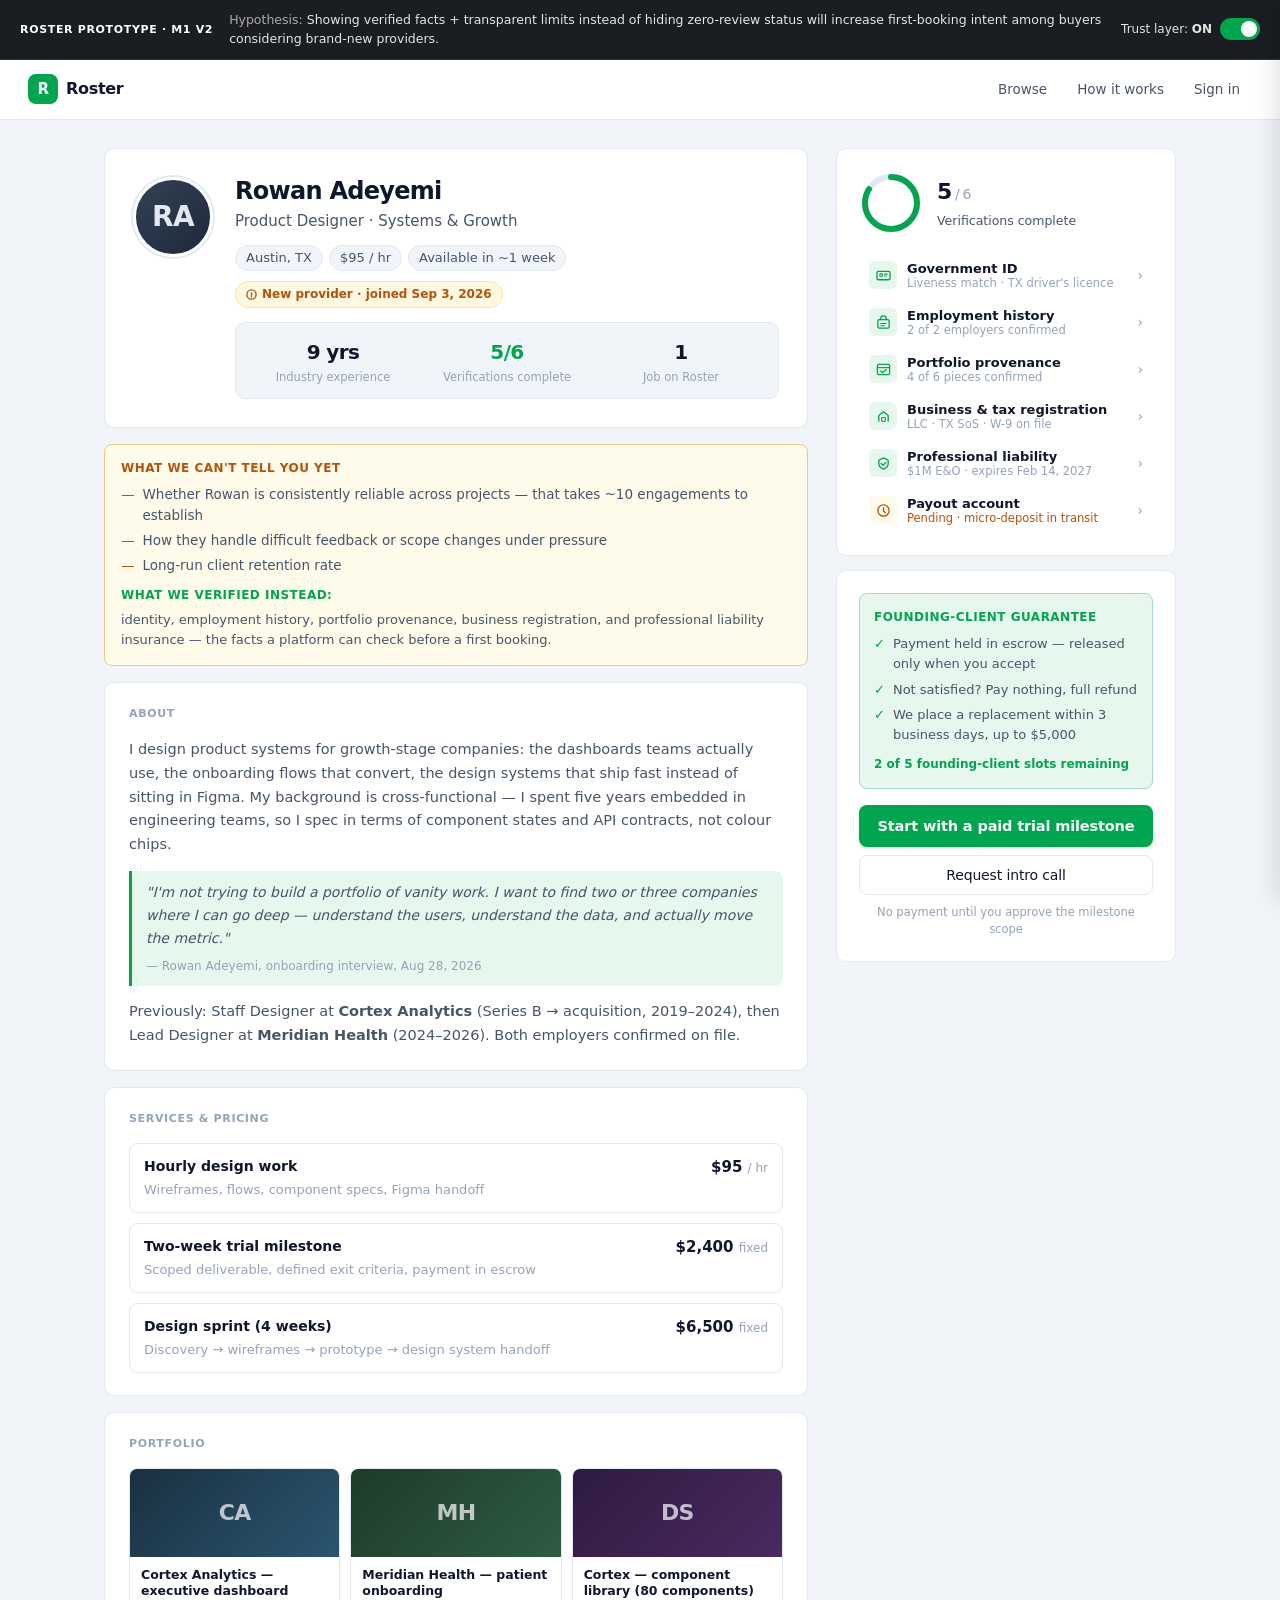
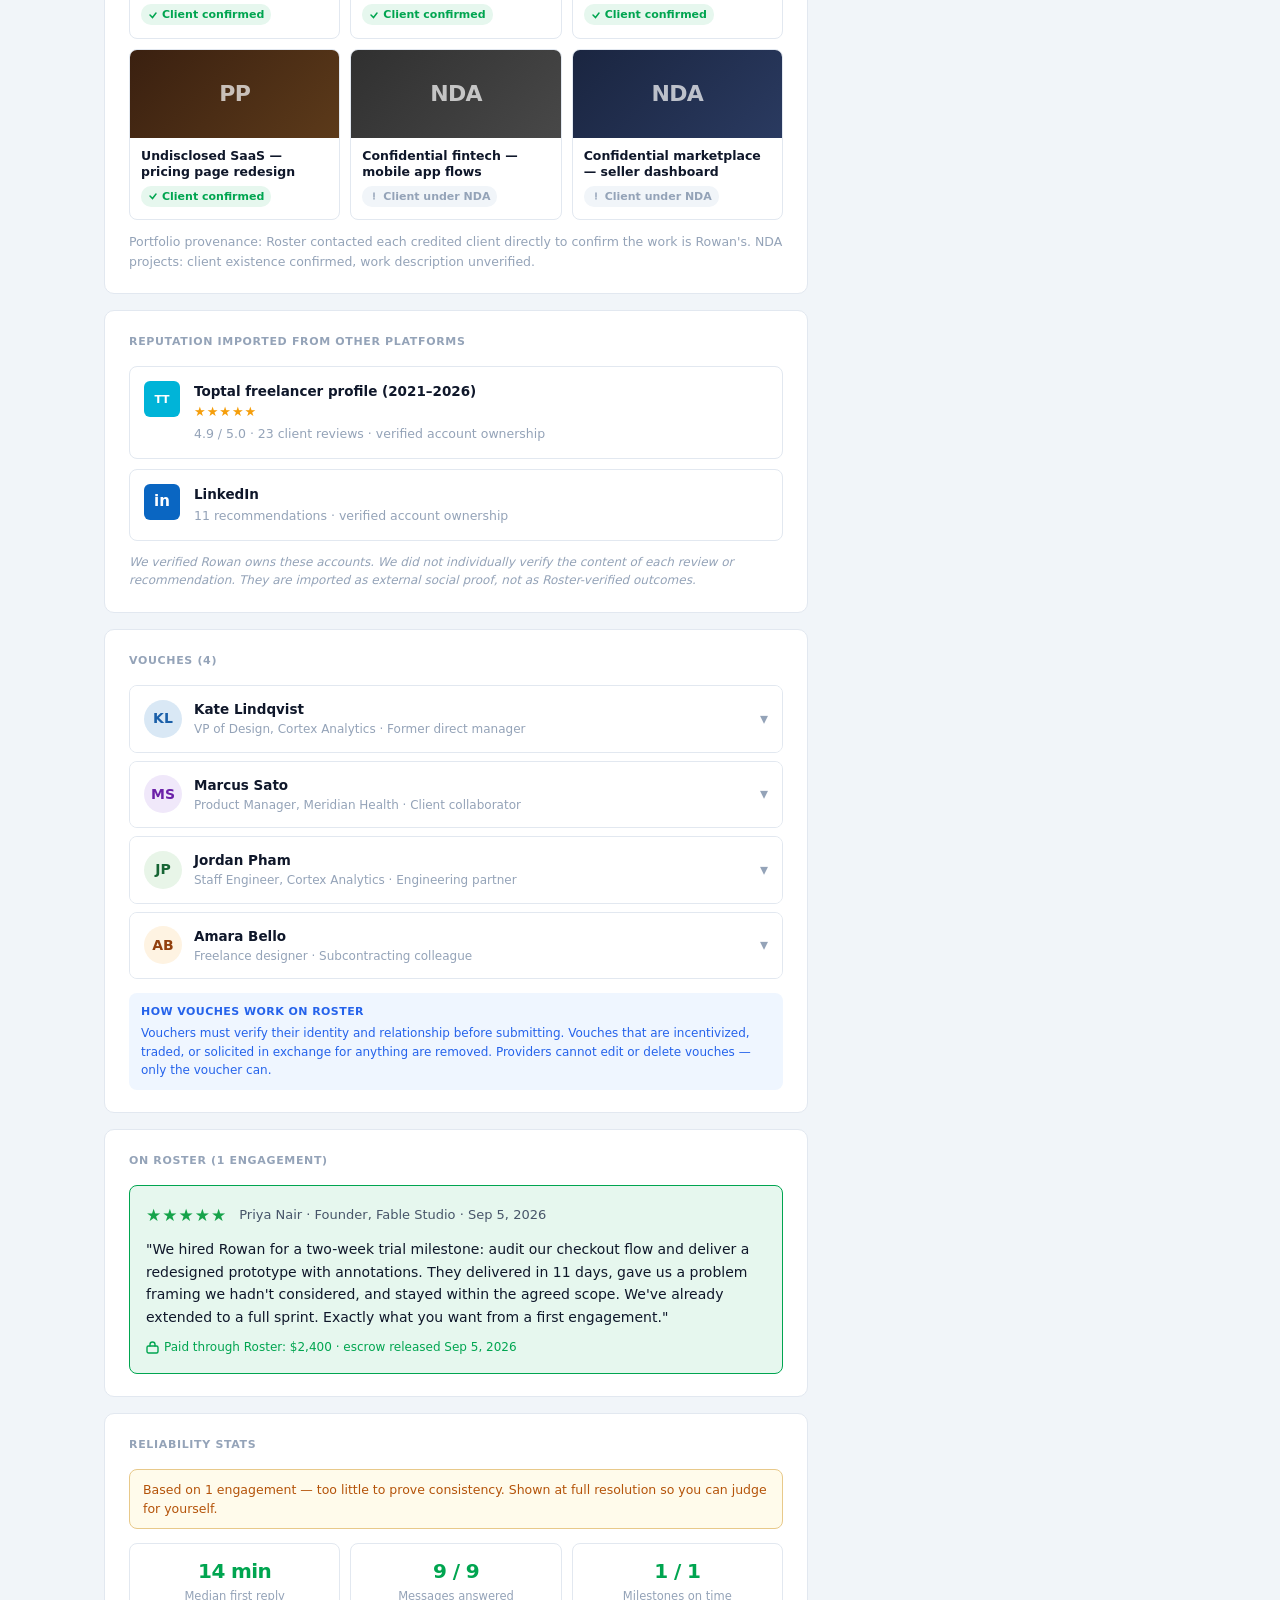
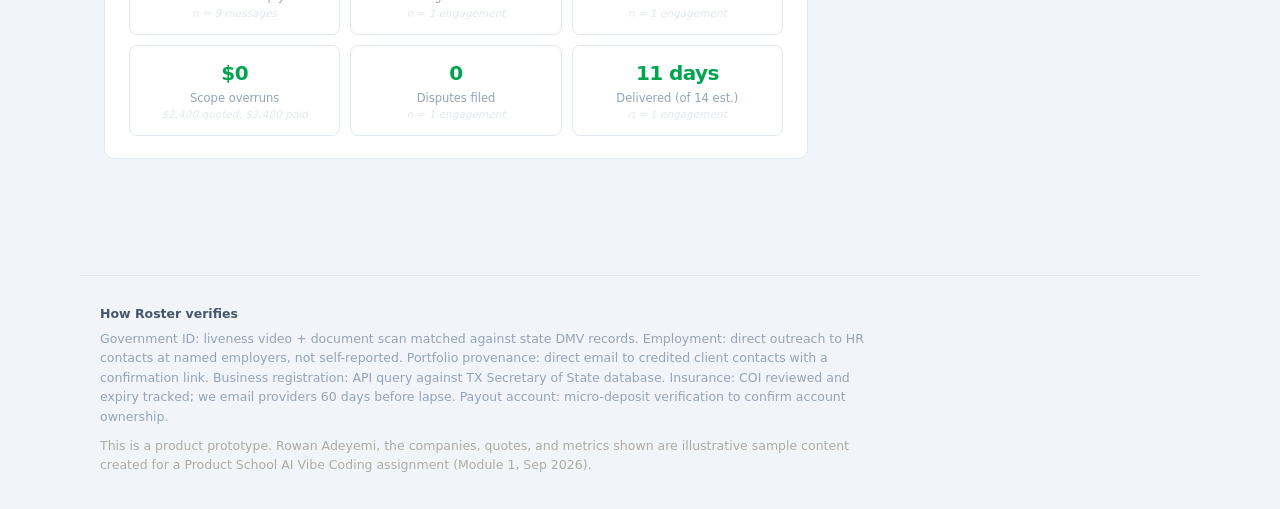
<file: 01-velocity/prototype-v2/index.html>
<!DOCTYPE html>
<html lang="en">
<head>
<meta charset="UTF-8">
<meta name="viewport" content="width=device-width, initial-scale=1.0">
<title>Rowan Adeyemi · Product Designer · Roster (v2)</title>
<style>
  *, *::before, *::after { box-sizing: border-box; margin: 0; padding: 0; }

  :root {
    --paper: #ffffff;
    --paper2: #f1f5f9;
    --ink: #0f172a;
    --ink2: #475569;
    --ink3: #94a3b8;
    --border: #e2e8f0;
    --green: #00a550;
    --green-bg: #e6f7ee;
    --amber: #b45309;
    --amber-bg: #fffbeb;
    --red: #dc2626;
    --red-bg: #fef2f2;
    --blue: #2563eb;
    --blue-bg: #eff6ff;
    --cta: #00a550;
    --cta-hover: #008f44;
    --radius: 10px;
    --radius-sm: 8px;
    --shadow: 0 1px 3px rgba(0,0,0,.06), 0 0 0 1px rgba(0,0,0,.04);
    --shadow-lg: 0 8px 32px rgba(0,0,0,.10), 0 0 0 1px rgba(0,0,0,.04);
  }

  html { background: var(--paper2); color: var(--ink); font-family: 'Inter', -apple-system, BlinkMacSystemFont, 'Segoe UI', system-ui, sans-serif; font-size: 15px; line-height: 1.55; }

  /* ── DEMO BAR ─────────────────────────────────────── */
  .demo-bar {
    background: #1a1d22;
    color: #e8e5e0;
    padding: 10px 20px;
    display: flex;
    align-items: center;
    gap: 16px;
    flex-wrap: wrap;
    font-size: 12.5px;
    border-bottom: 1px solid #2e3138;
  }
  .demo-bar strong { color: #fff; font-size: 11px; letter-spacing: .06em; text-transform: uppercase; white-space: nowrap; }
  .demo-bar .hypothesis { flex: 1; min-width: 240px; color: #b0aaa3; }
  .demo-bar .hypothesis em { color: #e8e5e0; font-style: normal; font-weight: 500; }
  .toggle-wrap { display: flex; align-items: center; gap: 8px; white-space: nowrap; }
  .toggle-label { font-size: 12px; }
  .toggle-label span { font-weight: 600; }
  .toggle {
    position: relative; display: inline-block; width: 40px; height: 22px; cursor: pointer;
  }
  .toggle input { opacity: 0; width: 0; height: 0; }
  .slider {
    position: absolute; inset: 0; background: #3d4048; border-radius: 22px; transition: background .2s;
  }
  .slider::before {
    content: ''; position: absolute; height: 16px; width: 16px; left: 3px; bottom: 3px;
    background: #fff; border-radius: 50%; transition: transform .2s;
  }
  .toggle input:checked + .slider { background: var(--green); }
  .toggle input:checked + .slider::before { transform: translateX(18px); }
  .toggle input:focus-visible + .slider { outline: 2px solid #60a5fa; outline-offset: 2px; }

  /* ── NAV ──────────────────────────────────────────── */
  .nav {
    background: #fff;
    border-bottom: 1px solid var(--border);
    padding: 0 28px;
    display: flex;
    align-items: center;
    height: 60px;
    gap: 28px;
  }
  .nav-logo {
    font-weight: 700; font-size: 16px; letter-spacing: -.02em; color: var(--ink);
    text-decoration: none; display: flex; align-items: center; gap: 8px;
  }
  .nav-logo .logo-mark {
    width: 30px; height: 30px; background: var(--green); border-radius: 8px;
    display: flex; align-items: center; justify-content: center;
    font-size: 15px; font-weight: 800; color: #fff; letter-spacing: -.05em;
  }
  .nav-links { display: flex; gap: 6px; margin-left: auto; }
  .nav-links a {
    font-size: 13.5px; color: var(--ink2); text-decoration: none;
    padding: 6px 12px; border-radius: var(--radius-sm); transition: background .12s;
  }
  .nav-links a:hover { background: var(--paper2); color: var(--ink); }

  /* ── LAYOUT ───────────────────────────────────────── */
  .page { max-width: 1120px; margin: 0 auto; padding: 28px 24px 80px; }
  .layout { display: grid; grid-template-columns: 1fr 340px; gap: 28px; align-items: start; }
  @media (max-width: 960px) {
    .layout { grid-template-columns: 1fr; }
    .trust-panel { order: -1; }
  }

  /* ── HERO ─────────────────────────────────────────── */
  .hero {
    background: #fff;
    border: 1px solid var(--border);
    border-radius: var(--radius);
    padding: 28px;
    margin-bottom: 16px;
    display: flex;
    gap: 22px;
    align-items: flex-start;
  }
  .avatar {
    width: 80px; height: 80px; border-radius: 50%;
    background: linear-gradient(135deg, #334155, #1e293b);
    display: flex; align-items: center; justify-content: center;
    font-size: 28px; font-weight: 700; color: #e2e8f0; flex-shrink: 0;
    letter-spacing: -.02em;
    border: 3px solid #fff;
    box-shadow: 0 0 0 2px var(--border);
  }
  .hero-info { flex: 1; min-width: 0; }
  .hero-name { font-size: 24px; font-weight: 700; letter-spacing: -.03em; line-height: 1.2; }
  .hero-title { color: var(--ink2); font-size: 15px; margin-top: 4px; font-weight: 400; }
  .hero-meta { display: flex; gap: 6px; flex-wrap: wrap; margin-top: 12px; }
  .hero-meta span {
    font-size: 13px; color: var(--ink2); background: var(--paper2);
    border: 1px solid var(--border); border-radius: 20px;
    padding: 2px 10px; font-weight: 500;
  }
  .hero-meta a { color: inherit; text-decoration: none; }
  .new-pill {
    display: inline-flex; align-items: center; gap: 5px;
    background: #fff8e1; color: var(--amber);
    border: 1px solid #fde68a; border-radius: 20px;
    padding: 3px 10px; font-size: 12px; font-weight: 600; margin-top: 10px;
  }
  .new-pill svg { width: 11px; height: 11px; }
  .hero-trust-summary {
    margin-top: 14px;
    background: var(--paper2);
    border: 1px solid var(--border);
    border-radius: var(--radius);
    padding: 14px 16px;
    font-size: 13px;
    display: grid;
    grid-template-columns: repeat(3, 1fr);
    gap: 12px;
  }
  .trust-stat { text-align: center; }
  .trust-stat-val { font-size: 20px; font-weight: 700; letter-spacing: -.03em; color: var(--ink); }
  .trust-stat-val.accent { color: var(--green); }
  .trust-stat-lbl { font-size: 11.5px; color: var(--ink3); margin-top: 2px; line-height: 1.3; }
  @media (max-width: 540px) {
    .hero { flex-direction: column; }
    .hero-trust-summary { grid-template-columns: 1fr 1fr; }
  }

  /* ── SECTION CARDS ────────────────────────────────── */
  .card {
    background: #fff;
    border: 1px solid var(--border);
    border-radius: var(--radius);
    padding: 22px 24px;
    margin-bottom: 16px;
  }
  .card-title {
    font-size: 11px; font-weight: 700; letter-spacing: .06em; text-transform: uppercase;
    color: var(--ink3); margin-bottom: 16px;
  }
  .section-h { font-size: 16px; font-weight: 600; letter-spacing: -.02em; margin-bottom: 10px; }

  /* ── HONEST LIMITS ────────────────────────────────── */
  .limits-box {
    background: var(--amber-bg);
    border: 1px solid #e8c98a;
    border-radius: var(--radius-sm);
    padding: 14px 16px;
    font-size: 13.5px;
    margin-bottom: 16px;
  }
  .limits-box strong { color: var(--amber); font-size: 12px; letter-spacing: .04em; text-transform: uppercase; display: block; margin-bottom: 6px; }
  .limits-list { list-style: none; display: flex; flex-direction: column; gap: 4px; }
  .limits-list li { display: flex; gap: 8px; color: var(--ink2); }
  .limits-list li::before { content: '—'; color: var(--amber); flex-shrink: 0; }
  .limits-instead { margin-top: 10px; font-size: 13px; color: var(--ink2); }
  .limits-instead strong { color: var(--green); }

  /* ── ABOUT ────────────────────────────────────────── */
  .about-text { font-size: 14.5px; color: var(--ink2); line-height: 1.65; }
  .about-text p + p { margin-top: 10px; }
  blockquote.voice {
    border-left: 3px solid var(--green);
    padding: 10px 14px;
    background: var(--green-bg);
    border-radius: 0 var(--radius-sm) var(--radius-sm) 0;
    font-style: italic;
    font-size: 14px;
    color: var(--ink2);
    margin: 14px 0;
  }
  blockquote.voice cite { display: block; margin-top: 6px; font-style: normal; font-size: 12px; color: var(--ink3); font-weight: 500; }

  /* ── SERVICES ─────────────────────────────────────── */
  .services-grid { display: flex; flex-direction: column; gap: 10px; }
  .service-row {
    display: flex; justify-content: space-between; align-items: flex-start;
    padding: 12px 14px; border: 1px solid var(--border); border-radius: var(--radius-sm);
    gap: 12px;
  }
  .service-name { font-weight: 600; font-size: 14px; }
  .service-desc { font-size: 13px; color: var(--ink3); margin-top: 2px; }
  .service-price { font-weight: 700; font-size: 15px; white-space: nowrap; color: var(--ink); }
  .service-price small { font-weight: 400; font-size: 12px; color: var(--ink3); }

  /* ── PORTFOLIO ────────────────────────────────────── */
  .portfolio-grid { display: grid; grid-template-columns: repeat(3, 1fr); gap: 10px; }
  @media (max-width: 680px) { .portfolio-grid { grid-template-columns: repeat(2, 1fr); } }
  .portfolio-tile {
    border: 1px solid var(--border); border-radius: var(--radius-sm);
    overflow: hidden; cursor: pointer; transition: box-shadow .15s;
  }
  .portfolio-tile:hover { box-shadow: var(--shadow-lg); }
  .portfolio-tile:focus-visible { outline: 2px solid var(--blue); outline-offset: 2px; }
  .portfolio-thumb {
    height: 88px;
    display: flex; align-items: center; justify-content: center;
    font-size: 22px; font-weight: 700; letter-spacing: -.03em;
    color: rgba(255,255,255,.7);
  }
  .portfolio-meta { padding: 10px 11px 11px; }
  .portfolio-title { font-size: 12.5px; font-weight: 600; line-height: 1.3; }
  .portfolio-badge {
    display: inline-flex; align-items: center; gap: 4px;
    font-size: 11px; border-radius: 10px; padding: 2px 7px; margin-top: 5px; font-weight: 600;
  }
  .portfolio-badge.confirmed { background: var(--green-bg); color: var(--green); }
  .portfolio-badge.unconfirmed { background: var(--paper2); color: var(--ink3); }
  .portfolio-badge svg { width: 10px; height: 10px; flex-shrink: 0; }

  /* ── IMPORTED REPUTATION ──────────────────────────── */
  .reputation-row {
    display: flex; gap: 14px; align-items: flex-start;
    padding: 14px; border: 1px solid var(--border); border-radius: var(--radius-sm);
    margin-bottom: 10px;
  }
  .rep-icon {
    width: 36px; height: 36px; border-radius: 6px;
    display: flex; align-items: center; justify-content: center;
    font-size: 15px; font-weight: 800; flex-shrink: 0;
  }
  .rep-icon.toptal { background: #00b4d8; color: #fff; font-size: 11px; letter-spacing: -.02em; }
  .rep-icon.li { background: #0a66c2; color: #fff; }
  .rep-body { flex: 1; }
  .rep-name { font-weight: 600; font-size: 13.5px; }
  .rep-stars { color: #f59e0b; letter-spacing: 1px; font-size: 13px; }
  .rep-detail { font-size: 12.5px; color: var(--ink3); margin-top: 2px; }
  .rep-honesty { font-size: 12px; color: var(--ink3); margin-top: 12px; font-style: italic; }

  /* ── VOUCHES ──────────────────────────────────────── */
  .vouch-item {
    border: 1px solid var(--border); border-radius: var(--radius-sm);
    overflow: hidden; margin-bottom: 8px;
  }
  .vouch-header {
    display: flex; align-items: center; gap: 12px;
    padding: 13px 14px; cursor: pointer; background: #fff;
    transition: background .1s;
  }
  .vouch-header:hover { background: var(--paper); }
  .vouch-header:focus-visible { outline: 2px solid var(--blue); outline-offset: -2px; }
  .vouch-avatar {
    width: 38px; height: 38px; border-radius: 50%;
    display: flex; align-items: center; justify-content: center;
    font-size: 14px; font-weight: 600; flex-shrink: 0;
  }
  .vouch-who { flex: 1; min-width: 0; }
  .vouch-name { font-size: 13.5px; font-weight: 600; }
  .vouch-role { font-size: 12px; color: var(--ink3); }
  .vouch-chevron {
    color: var(--ink3); transition: transform .2s; flex-shrink: 0;
    font-size: 16px; line-height: 1;
  }
  .vouch-item[data-open] .vouch-chevron { transform: rotate(180deg); }
  .vouch-body {
    display: none; padding: 0 14px 14px;
    border-top: 1px solid var(--border); background: var(--paper);
  }
  .vouch-item[data-open] .vouch-body { display: block; }
  .vouch-quote {
    font-style: italic; font-size: 13.5px; color: var(--ink2);
    border-left: 3px solid var(--green); padding-left: 12px;
    margin: 12px 0 10px;
  }
  .vouch-verification { font-size: 12px; color: var(--ink3); }
  .vouch-verification strong { color: var(--ink2); }
  .vouch-rules {
    margin-top: 14px; padding: 10px 12px;
    background: var(--blue-bg); border-radius: var(--radius-sm);
    font-size: 12px; color: var(--blue);
  }
  .vouch-rules strong { display: block; margin-bottom: 4px; font-size: 11px; text-transform: uppercase; letter-spacing: .04em; }

  /* ── ON-PLATFORM REVIEW ───────────────────────────── */
  .review-item {
    padding: 16px; border: 1px solid var(--green); border-radius: var(--radius-sm);
    background: var(--green-bg);
  }
  .review-header { display: flex; align-items: center; gap: 12px; margin-bottom: 10px; }
  .review-stars { color: #16a34a; font-size: 17px; letter-spacing: 1px; }
  .review-who { font-size: 13px; color: var(--ink2); }
  .review-text { font-size: 14px; color: var(--ink); line-height: 1.6; }
  .review-escrow {
    margin-top: 10px; font-size: 12px; color: var(--green);
    display: flex; gap: 5px; align-items: center; font-weight: 500;
  }

  /* ── RELIABILITY ──────────────────────────────────── */
  .reliability-disclaimer {
    background: var(--amber-bg); border: 1px solid #e8c98a;
    border-radius: var(--radius-sm); padding: 10px 13px;
    font-size: 12.5px; color: var(--amber); margin-bottom: 14px;
  }
  .stats-grid { display: grid; grid-template-columns: repeat(3, 1fr); gap: 10px; }
  @media (max-width: 480px) { .stats-grid { grid-template-columns: 1fr 1fr; } }
  .stat-cell {
    border: 1px solid var(--border); border-radius: var(--radius-sm);
    padding: 12px; text-align: center;
  }
  .stat-val { font-size: 20px; font-weight: 700; letter-spacing: -.03em; color: var(--ink); }
  .stat-val.green { color: var(--green); }
  .stat-lbl { font-size: 11.5px; color: var(--ink3); margin-top: 2px; line-height: 1.3; }
  .stat-n { font-size: 10.5px; color: var(--border); margin-top: 1px; font-style: italic; }

  /* ── TRUST PANEL ──────────────────────────────────── */
  .trust-panel {
    position: sticky; top: 20px;
  }
  .trust-card {
    background: #fff; border: 1px solid var(--border);
    border-radius: var(--radius); padding: 22px;
  }
  .trust-card + .trust-card { margin-top: 14px; }

  /* ring */
  .ring-wrap { display: flex; align-items: center; gap: 14px; margin-bottom: 18px; }
  .ring-svg { flex-shrink: 0; }
  .ring-svg circle { transition: stroke-dashoffset .6s ease; }
  .ring-text { }
  .ring-fraction { font-size: 22px; font-weight: 800; letter-spacing: -.04em; }
  .ring-fraction .total { font-size: 14px; font-weight: 400; color: var(--ink3); }
  .ring-label { font-size: 12.5px; color: var(--ink2); margin-top: 2px; }

  /* badge list */
  .badge-list { list-style: none; display: flex; flex-direction: column; gap: 2px; }
  .badge-btn {
    width: 100%; text-align: left; display: flex; align-items: center; gap: 10px;
    padding: 8px 10px; border-radius: var(--radius-sm); border: none; background: none;
    cursor: pointer; font-family: inherit; transition: background .12s;
  }
  .badge-btn:hover { background: var(--paper); }
  .badge-btn:focus-visible { outline: 2px solid var(--blue); outline-offset: 0; }
  .badge-icon {
    width: 28px; height: 28px; border-radius: 6px;
    display: flex; align-items: center; justify-content: center; flex-shrink: 0;
  }
  .badge-icon.ok { background: var(--green-bg); color: var(--green); }
  .badge-icon.pending { background: var(--amber-bg); color: var(--amber); }
  .badge-icon svg { width: 15px; height: 15px; }
  .badge-text { flex: 1; min-width: 0; }
  .badge-name { font-size: 13px; font-weight: 600; color: var(--ink); }
  .badge-sub { font-size: 11.5px; color: var(--ink3); }
  .badge-sub.amber { color: var(--amber); }
  .badge-arrow { color: var(--ink3); font-size: 14px; }

  /* risk reversal */
  .risk-box {
    background: var(--green-bg); border: 1px solid #a7d9c7;
    border-radius: var(--radius-sm); padding: 14px;
    margin-bottom: 16px;
  }
  .risk-title { font-size: 12px; font-weight: 700; letter-spacing: .04em; text-transform: uppercase; color: var(--green); margin-bottom: 8px; }
  .risk-list { list-style: none; font-size: 13px; color: var(--ink2); display: flex; flex-direction: column; gap: 5px; }
  .risk-list li { display: flex; gap: 8px; }
  .risk-list li::before { content: '✓'; color: var(--green); font-weight: 700; flex-shrink: 0; }
  .risk-slots { font-size: 12px; color: var(--green); font-weight: 600; margin-top: 10px; }

  /* CTAs */
  .cta-primary {
    display: block; width: 100%; background: var(--cta); color: #fff;
    border: none; border-radius: var(--radius-sm); padding: 13px;
    font-size: 14.5px; font-weight: 600; text-align: center;
    cursor: pointer; font-family: inherit; transition: background .15s;
    margin-bottom: 8px; letter-spacing: -.01em;
    box-shadow: 0 1px 3px rgba(0,165,80,.2);
  }
  .cta-primary:hover { background: var(--cta-hover); }
  .cta-primary:focus-visible { outline: 2px solid var(--green); outline-offset: 2px; }
  .cta-secondary {
    display: block; width: 100%; background: #fff; color: var(--ink);
    border: 1px solid var(--border); border-radius: var(--radius-sm); padding: 11px;
    font-size: 14px; font-weight: 500; text-align: center;
    cursor: pointer; font-family: inherit; transition: background .15s;
    letter-spacing: -.01em;
  }
  .cta-secondary:hover { background: var(--paper2); }
  .cta-secondary:focus-visible { outline: 2px solid var(--blue); outline-offset: 2px; }
  .cta-note { font-size: 11.5px; color: var(--ink3); text-align: center; margin-top: 9px; }

  /* ── BADGE DRAWER ─────────────────────────────────── */
  .drawer-overlay {
    position: fixed; inset: 0; background: rgba(0,0,0,.35);
    z-index: 200; opacity: 0; pointer-events: none;
    transition: opacity .2s;
  }
  .drawer-overlay.open { opacity: 1; pointer-events: auto; }
  .drawer {
    position: fixed; right: 0; top: 0; bottom: 0; width: min(420px, 100vw);
    background: #fff; z-index: 201;
    transform: translateX(100%); transition: transform .25s ease;
    display: flex; flex-direction: column; overflow: hidden;
    box-shadow: -4px 0 24px rgba(0,0,0,.12);
  }
  .drawer.open { transform: translateX(0); }
  .drawer-header {
    padding: 18px 20px 16px;
    border-bottom: 1px solid var(--border);
    display: flex; align-items: center; gap: 12px;
  }
  .drawer-close {
    margin-left: auto; background: none; border: none; font-size: 20px;
    color: var(--ink3); cursor: pointer; padding: 2px 6px; border-radius: 4px;
    line-height: 1;
  }
  .drawer-close:hover { background: var(--paper); color: var(--ink); }
  .drawer-close:focus-visible { outline: 2px solid var(--blue); }
  .drawer-body { padding: 20px; overflow-y: auto; flex: 1; }
  .drawer-badge-icon {
    width: 44px; height: 44px; border-radius: 10px;
    display: flex; align-items: center; justify-content: center; flex-shrink: 0;
  }
  .drawer-badge-icon.ok { background: var(--green-bg); color: var(--green); }
  .drawer-badge-icon.pending { background: var(--amber-bg); color: var(--amber); }
  .drawer-badge-icon svg { width: 22px; height: 22px; }
  .drawer-title { font-size: 16px; font-weight: 700; }
  .drawer-status { font-size: 12.5px; font-weight: 600; margin-top: 2px; }
  .drawer-status.ok { color: var(--green); }
  .drawer-status.pending { color: var(--amber); }

  .receipt-row {
    display: flex; justify-content: space-between; align-items: baseline;
    padding: 9px 0; border-bottom: 1px solid var(--border); gap: 12px;
    font-size: 13.5px;
  }
  .receipt-row:last-child { border-bottom: none; }
  .receipt-label { color: var(--ink3); flex-shrink: 0; }
  .receipt-val { color: var(--ink); text-align: right; font-weight: 500; }

  .sim-btn {
    display: block; width: 100%; background: var(--amber); color: #fff;
    border: none; border-radius: var(--radius-sm); padding: 12px;
    font-size: 14px; font-weight: 600; text-align: center; cursor: pointer;
    font-family: inherit; margin-top: 18px; transition: background .15s;
  }
  .sim-btn:hover { background: #7a5115; }
  .sim-btn:focus-visible { outline: 2px solid var(--blue); outline-offset: 2px; }
  .sim-note { font-size: 12px; color: var(--ink3); margin-top: 8px; text-align: center; }
  .sim-success {
    display: none; text-align: center; padding: 16px;
    background: var(--green-bg); border-radius: var(--radius-sm); margin-top: 16px;
    color: var(--green); font-weight: 600;
  }
  .sim-success.show { display: block; }

  /* ── BOOKING MODAL ────────────────────────────────── */
  .modal-overlay {
    position: fixed; inset: 0; background: rgba(0,0,0,.45);
    z-index: 300; display: flex; align-items: center; justify-content: center;
    padding: 20px; opacity: 0; pointer-events: none; transition: opacity .2s;
  }
  .modal-overlay.open { opacity: 1; pointer-events: auto; }
  .modal {
    background: #fff; border-radius: 12px; width: 100%; max-width: 520px;
    max-height: 90vh; overflow-y: auto;
    box-shadow: var(--shadow-lg);
    transform: scale(.96); transition: transform .2s;
  }
  .modal-overlay.open .modal { transform: scale(1); }
  .modal-header {
    padding: 20px 22px 16px;
    border-bottom: 1px solid var(--border);
    display: flex; align-items: center;
  }
  .modal-title { font-size: 17px; font-weight: 700; }
  .modal-close {
    margin-left: auto; background: none; border: none; font-size: 20px;
    color: var(--ink3); cursor: pointer; padding: 2px 6px; border-radius: 4px; line-height: 1;
  }
  .modal-close:hover { background: var(--paper); color: var(--ink); }
  .modal-close:focus-visible { outline: 2px solid var(--blue); }
  .modal-body { padding: 22px; }
  .modal-step { display: none; }
  .modal-step.active { display: block; }
  .step-indicator {
    display: flex; gap: 6px; align-items: center; margin-bottom: 20px;
  }
  .step-dot {
    width: 8px; height: 8px; border-radius: 50%;
    background: var(--border); transition: background .2s;
  }
  .step-dot.active { background: var(--green); width: 24px; border-radius: 4px; }
  .step-dot.done { background: var(--green); }
  .form-group { margin-bottom: 16px; }
  .form-label { font-size: 12.5px; font-weight: 600; color: var(--ink2); margin-bottom: 6px; display: block; }
  .form-select, .form-input, .form-textarea {
    width: 100%; border: 1px solid var(--border); border-radius: var(--radius-sm);
    padding: 10px 12px; font-size: 14px; font-family: inherit; color: var(--ink);
    background: #fff; transition: border-color .15s;
  }
  .form-select:focus, .form-input:focus, .form-textarea:focus {
    outline: none; border-color: var(--green); box-shadow: 0 0 0 3px rgba(0,165,80,.12);
  }
  .form-textarea { resize: vertical; min-height: 80px; }
  .milestone-row {
    display: flex; justify-content: space-between; align-items: center;
    padding: 10px 12px; background: var(--green-bg); border-radius: var(--radius-sm);
    font-size: 13.5px; margin-top: 12px;
  }
  .milestone-row strong { font-size: 16px; }

  .protection-list { list-style: none; display: flex; flex-direction: column; gap: 10px; margin-bottom: 16px; }
  .protection-item { display: flex; gap: 12px; align-items: flex-start; }
  .protection-icon { font-size: 18px; flex-shrink: 0; margin-top: 2px; }
  .protection-text strong { font-size: 14px; display: block; }
  .protection-text span { font-size: 13px; color: var(--ink3); }

  .success-icon { font-size: 48px; text-align: center; margin-bottom: 12px; }
  .success-title { font-size: 20px; font-weight: 700; text-align: center; margin-bottom: 8px; }
  .success-body { font-size: 14px; color: var(--ink2); text-align: center; line-height: 1.6; }
  .success-detail {
    background: var(--paper); border-radius: var(--radius-sm); padding: 14px;
    margin-top: 16px; font-size: 13px;
  }
  .success-detail-row { display: flex; justify-content: space-between; padding: 5px 0; font-size: 13px; }
  .success-detail-row:not(:last-child) { border-bottom: 1px solid var(--border); }

  .modal-footer {
    padding: 16px 22px; border-top: 1px solid var(--border);
    display: flex; gap: 10px; justify-content: flex-end;
  }
  .btn-ghost {
    background: none; border: 1px solid var(--border); border-radius: var(--radius-sm);
    padding: 10px 18px; font-size: 14px; font-weight: 500; cursor: pointer;
    font-family: inherit; color: var(--ink); transition: background .12s;
  }
  .btn-ghost:hover { background: var(--paper); }
  .btn-ghost:focus-visible { outline: 2px solid var(--blue); }
  .btn-primary {
    background: var(--green); color: #fff; border: none; border-radius: var(--radius-sm);
    padding: 10px 20px; font-size: 14px; font-weight: 600; cursor: pointer;
    font-family: inherit; transition: background .12s;
  }
  .btn-primary:hover { background: var(--cta-hover); }
  .btn-primary:focus-visible { outline: 2px solid var(--green); outline-offset: 2px; }

  /* ── PORTFOLIO MODAL ──────────────────────────────── */
  .portfolio-modal-thumb {
    height: 160px; border-radius: var(--radius-sm);
    display: flex; align-items: center; justify-content: center;
    font-size: 36px; font-weight: 800; color: rgba(255,255,255,.6);
    margin-bottom: 18px;
  }

  /* ── FOOTER ───────────────────────────────────────── */
  footer {
    border-top: 1px solid var(--border); padding: 28px 20px; margin-top: 20px;
    font-size: 12.5px; color: var(--ink3); max-width: 1120px; margin-left: auto; margin-right: auto;
  }
  footer strong { color: var(--ink2); display: block; margin-bottom: 6px; }
  footer p { margin-bottom: 6px; max-width: 780px; }

  /* ── MOBILE STICKY CTA ────────────────────────────── */
  .mobile-sticky {
    display: none; position: fixed; bottom: 0; left: 0; right: 0;
    background: #fff; border-top: 1px solid var(--border);
    padding: 14px 20px; z-index: 100;
  }
  @media (max-width: 960px) { .mobile-sticky { display: block; } }
  .mobile-sticky .cta-primary { margin: 0; }

  /* ── TRUST-OFF STATE ──────────────────────────────── */
  body.trust-off .trust-visible { display: none !important; }
  body.trust-off .trust-off-msg { display: flex !important; }
  .trust-off-msg {
    display: none; align-items: center; justify-content: center;
    flex-direction: column; gap: 8px; padding: 24px;
    border: 1px dashed var(--border); border-radius: var(--radius-sm);
    color: var(--ink3); font-size: 13.5px; text-align: center;
  }
  .trust-off-msg strong { color: var(--ink2); display: block; }

  @media (prefers-reduced-motion: reduce) {
    *, *::before, *::after { transition-duration: 0s !important; }
  }
</style>
</head>
<body>

<!-- ═══ DEMO BAR ═══════════════════════════════════════════════════════════ -->
<div class="demo-bar" role="banner" aria-label="Prototype demo controls">
  <strong>Roster Prototype · M1 v2</strong>
  <p class="hypothesis">
    Hypothesis: <em>Showing verified facts + transparent limits instead of hiding zero-review status
    will increase first-booking intent among buyers considering brand-new providers.</em>
  </p>
  <div class="toggle-wrap">
    <span class="toggle-label">Trust layer: <span id="toggle-state">ON</span></span>
    <label class="toggle" aria-label="Toggle trust layer on or off">
      <input type="checkbox" id="trust-toggle" checked>
      <span class="slider"></span>
    </label>
  </div>
</div>

<!-- ═══ NAV ════════════════════════════════════════════════════════════════ -->
<nav class="nav" aria-label="Site navigation">
  <a class="nav-logo" href="#">
    <span class="logo-mark" aria-hidden="true">R</span>
    Roster
  </a>
  <div class="nav-links" aria-label="Secondary navigation">
    <a href="#">Browse</a>
    <a href="#">How it works</a>
    <a href="#">Sign in</a>
  </div>
</nav>

<main class="page">
  <div class="layout">

    <!-- ═══ MAIN COLUMN ══════════════════════════════════════════════════ -->
    <div class="main-col">

      <!-- HERO -->
      <section class="hero" aria-labelledby="provider-name">
        <div class="avatar" aria-hidden="true">RA</div>
        <div class="hero-info">
          <h1 class="hero-name" id="provider-name">Rowan Adeyemi</h1>
          <p class="hero-title">Product Designer · Systems &amp; Growth</p>
          <div class="hero-meta">
            <span>Austin, TX</span>
            <span>$95 / hr</span>
            <span>Available in ~1 week</span>
          </div>
          <div class="new-pill">
            <svg viewBox="0 0 12 12" fill="none" aria-hidden="true"><circle cx="6" cy="6" r="5" stroke="currentColor" stroke-width="1.5"/><path d="M6 4v3M6 8.5v.25" stroke="currentColor" stroke-width="1.5" stroke-linecap="round"/></svg>
            New provider · joined Sep 3, 2026
          </div>
          <div class="hero-trust-summary trust-visible">
            <div class="trust-stat">
              <div class="trust-stat-val">9 yrs</div>
              <div class="trust-stat-lbl">Industry experience</div>
            </div>
            <div class="trust-stat">
              <div class="trust-stat-val accent">5/6</div>
              <div class="trust-stat-lbl">Verifications complete</div>
            </div>
            <div class="trust-stat">
              <div class="trust-stat-val">1</div>
              <div class="trust-stat-lbl">Job on Roster</div>
            </div>
          </div>
          <div class="trust-off-msg" style="margin-top:12px;">
            <strong>No reviews yet</strong>
            <span>This provider joined 4 days ago. No rating available.</span>
          </div>
        </div>
      </section>

      <!-- HONEST LIMITS -->
      <div class="limits-box trust-visible">
        <strong>What we can't tell you yet</strong>
        <ul class="limits-list">
          <li>Whether Rowan is consistently reliable across projects — that takes ~10 engagements to establish</li>
          <li>How they handle difficult feedback or scope changes under pressure</li>
          <li>Long-run client retention rate</li>
        </ul>
        <p class="limits-instead">
          <strong>What we verified instead:</strong> identity, employment history, portfolio provenance,
          business registration, and professional liability insurance — the facts a platform can check
          before a first booking.
        </p>
      </div>

      <!-- ABOUT -->
      <div class="card">
        <div class="card-title">About</div>
        <div class="about-text">
          <p>I design product systems for growth-stage companies: the dashboards teams actually use, the onboarding
          flows that convert, the design systems that ship fast instead of sitting in Figma. My background is
          cross-functional — I spent five years embedded in engineering teams, so I spec in terms of component
          states and API contracts, not colour chips.</p>
          <blockquote class="voice trust-visible">
            "I'm not trying to build a portfolio of vanity work. I want to find two or three companies where
            I can go deep — understand the users, understand the data, and actually move the metric."
            <cite>— Rowan Adeyemi, onboarding interview, Aug 28, 2026</cite>
          </blockquote>
          <p>Previously: Staff Designer at <strong>Cortex Analytics</strong> (Series B → acquisition, 2019–2024),
          then Lead Designer at <strong>Meridian Health</strong> (2024–2026). Both employers confirmed on file.</p>
        </div>
      </div>

      <!-- SERVICES -->
      <div class="card">
        <div class="card-title">Services &amp; pricing</div>
        <div class="services-grid">
          <div class="service-row">
            <div>
              <div class="service-name">Hourly design work</div>
              <div class="service-desc">Wireframes, flows, component specs, Figma handoff</div>
            </div>
            <div class="service-price">$95 <small>/ hr</small></div>
          </div>
          <div class="service-row">
            <div>
              <div class="service-name">Two-week trial milestone</div>
              <div class="service-desc">Scoped deliverable, defined exit criteria, payment in escrow</div>
            </div>
            <div class="service-price">$2,400 <small>fixed</small></div>
          </div>
          <div class="service-row">
            <div>
              <div class="service-name">Design sprint (4 weeks)</div>
              <div class="service-desc">Discovery → wireframes → prototype → design system handoff</div>
            </div>
            <div class="service-price">$6,500 <small>fixed</small></div>
          </div>
        </div>
      </div>

      <!-- PORTFOLIO -->
      <div class="card">
        <div class="card-title">Portfolio</div>
        <div class="portfolio-grid" id="portfolio-grid">

          <div class="portfolio-tile" tabindex="0" role="button" aria-label="View case study: Cortex Analytics dashboard"
               data-project="0">
            <div class="portfolio-thumb" style="background: linear-gradient(135deg,#1a3040,#2a5570);">CA</div>
            <div class="portfolio-meta">
              <div class="portfolio-title">Cortex Analytics — executive dashboard</div>
              <span class="portfolio-badge confirmed trust-visible">
                <svg viewBox="0 0 10 10" fill="none" aria-hidden="true"><path d="M2 5l2.5 2.5L8 3" stroke="currentColor" stroke-width="1.5" stroke-linecap="round"/></svg>
                Client confirmed
              </span>
              <span class="portfolio-badge unconfirmed" style="display:none">Unverified</span>
            </div>
          </div>

          <div class="portfolio-tile" tabindex="0" role="button" aria-label="View case study: Meridian onboarding"
               data-project="1">
            <div class="portfolio-thumb" style="background: linear-gradient(135deg,#1e3a2a,#2e5c42);">MH</div>
            <div class="portfolio-meta">
              <div class="portfolio-title">Meridian Health — patient onboarding</div>
              <span class="portfolio-badge confirmed trust-visible">
                <svg viewBox="0 0 10 10" fill="none" aria-hidden="true"><path d="M2 5l2.5 2.5L8 3" stroke="currentColor" stroke-width="1.5" stroke-linecap="round"/></svg>
                Client confirmed
              </span>
              <span class="portfolio-badge unconfirmed" style="display:none">Unverified</span>
            </div>
          </div>

          <div class="portfolio-tile" tabindex="0" role="button" aria-label="View case study: design system"
               data-project="2">
            <div class="portfolio-thumb" style="background: linear-gradient(135deg,#2e1a40,#4a2a60);">DS</div>
            <div class="portfolio-meta">
              <div class="portfolio-title">Cortex — component library (80 components)</div>
              <span class="portfolio-badge confirmed trust-visible">
                <svg viewBox="0 0 10 10" fill="none" aria-hidden="true"><path d="M2 5l2.5 2.5L8 3" stroke="currentColor" stroke-width="1.5" stroke-linecap="round"/></svg>
                Client confirmed
              </span>
              <span class="portfolio-badge unconfirmed" style="display:none">Unverified</span>
            </div>
          </div>

          <div class="portfolio-tile" tabindex="0" role="button" aria-label="View case study: pricing page"
               data-project="3">
            <div class="portfolio-thumb" style="background: linear-gradient(135deg,#3a2010,#5c3a1a);">PP</div>
            <div class="portfolio-meta">
              <div class="portfolio-title">Undisclosed SaaS — pricing page redesign</div>
              <span class="portfolio-badge confirmed trust-visible">
                <svg viewBox="0 0 10 10" fill="none" aria-hidden="true"><path d="M2 5l2.5 2.5L8 3" stroke="currentColor" stroke-width="1.5" stroke-linecap="round"/></svg>
                Client confirmed
              </span>
              <span class="portfolio-badge unconfirmed" style="display:none">Unverified</span>
            </div>
          </div>

          <div class="portfolio-tile" tabindex="0" role="button" aria-label="View case study: NDA project A"
               data-project="4">
            <div class="portfolio-thumb" style="background: linear-gradient(135deg,#303030,#484848);">NDA</div>
            <div class="portfolio-meta">
              <div class="portfolio-title">Confidential fintech — mobile app flows</div>
              <span class="portfolio-badge unconfirmed trust-visible">
                <svg viewBox="0 0 10 10" fill="none" aria-hidden="true"><path d="M5 2v4M5 7.5v.5" stroke="currentColor" stroke-width="1.5" stroke-linecap="round"/></svg>
                Client under NDA
              </span>
            </div>
          </div>

          <div class="portfolio-tile" tabindex="0" role="button" aria-label="View case study: NDA project B"
               data-project="5">
            <div class="portfolio-thumb" style="background: linear-gradient(135deg,#1a2540,#2a3a60);">NDA</div>
            <div class="portfolio-meta">
              <div class="portfolio-title">Confidential marketplace — seller dashboard</div>
              <span class="portfolio-badge unconfirmed trust-visible">
                <svg viewBox="0 0 10 10" fill="none" aria-hidden="true"><path d="M5 2v4M5 7.5v.5" stroke="currentColor" stroke-width="1.5" stroke-linecap="round"/></svg>
                Client under NDA
              </span>
            </div>
          </div>

        </div>
        <p style="font-size:12.5px;color:var(--ink3);margin-top:12px;" class="trust-visible">
          Portfolio provenance: Roster contacted each credited client directly to confirm the work is Rowan's.
          NDA projects: client existence confirmed, work description unverified.
        </p>
      </div>

      <!-- IMPORTED REPUTATION -->
      <div class="card trust-visible">
        <div class="card-title">Reputation imported from other platforms</div>
        <div class="reputation-row">
          <div class="rep-icon toptal">TT</div>
          <div class="rep-body">
            <div class="rep-name">Toptal freelancer profile (2021–2026)</div>
            <div class="rep-stars">★★★★★</div>
            <div class="rep-detail">4.9 / 5.0 · 23 client reviews · verified account ownership</div>
          </div>
        </div>
        <div class="reputation-row">
          <div class="rep-icon li">in</div>
          <div class="rep-body">
            <div class="rep-name">LinkedIn</div>
            <div class="rep-detail">11 recommendations · verified account ownership</div>
          </div>
        </div>
        <p class="rep-honesty">
          We verified Rowan owns these accounts. We did not individually verify the content of each review
          or recommendation. They are imported as external social proof, not as Roster-verified outcomes.
        </p>
      </div>

      <!-- VOUCHES -->
      <div class="card trust-visible">
        <div class="card-title">Vouches (4)</div>

        <div class="vouch-item" data-vouch="0">
          <div class="vouch-header" role="button" tabindex="0" aria-expanded="false" aria-controls="vouch-body-0">
            <div class="vouch-avatar" style="background:#d9e8f5;color:#1a5fa8;">KL</div>
            <div class="vouch-who">
              <div class="vouch-name">Kate Lindqvist</div>
              <div class="vouch-role">VP of Design, Cortex Analytics · Former direct manager</div>
            </div>
            <span class="vouch-chevron" aria-hidden="true">▾</span>
          </div>
          <div class="vouch-body" id="vouch-body-0">
            <blockquote class="vouch-quote">
              "Rowan is the designer I most often put on ambiguous problems. They ask the right questions first,
              deliver work that engineers can actually build, and they're the kind of person who makes everyone
              around them better. I'd hire them again before they finished reading this sentence."
            </blockquote>
            <div class="vouch-verification">
              <strong>Relationship confirmed:</strong> Employment at Cortex 2019–2024 verified against HR records
              on file. Kate's LinkedIn confirmed as current VP of Design at Cortex. Vouch submitted Sep 4, 2026
              via verified email link.
            </div>
          </div>
        </div>

        <div class="vouch-item" data-vouch="1">
          <div class="vouch-header" role="button" tabindex="0" aria-expanded="false" aria-controls="vouch-body-1">
            <div class="vouch-avatar" style="background:#f0e8fa;color:#6b21a8;">MS</div>
            <div class="vouch-who">
              <div class="vouch-name">Marcus Sato</div>
              <div class="vouch-role">Product Manager, Meridian Health · Client collaborator</div>
            </div>
            <span class="vouch-chevron" aria-hidden="true">▾</span>
          </div>
          <div class="vouch-body" id="vouch-body-1">
            <blockquote class="vouch-quote">
              "We hired designers who made beautiful things. Rowan made things that worked. The onboarding
              completion rate went from 61% to 84% in one quarter. That's not a coincidence."
            </blockquote>
            <div class="vouch-verification">
              <strong>Relationship confirmed:</strong> Rowan's employment at Meridian 2024–2026 verified.
              Marcus confirmed as PM via Meridian's public company directory. Vouch submitted Sep 5, 2026.
            </div>
          </div>
        </div>

        <div class="vouch-item" data-vouch="2">
          <div class="vouch-header" role="button" tabindex="0" aria-expanded="false" aria-controls="vouch-body-2">
            <div class="vouch-avatar" style="background:#e8f5e8;color:#166534;">JP</div>
            <div class="vouch-who">
              <div class="vouch-name">Jordan Pham</div>
              <div class="vouch-role">Staff Engineer, Cortex Analytics · Engineering partner</div>
            </div>
            <span class="vouch-chevron" aria-hidden="true">▾</span>
          </div>
          <div class="vouch-body" id="vouch-body-2">
            <blockquote class="vouch-quote">
              "Rowan specs in component states, not vibes. When they hand off a design, you know what every
              edge case looks like and what the API expects. I have never had to go back and ask for a missing
              state. That is a genuinely rare thing."
            </blockquote>
            <div class="vouch-verification">
              <strong>Relationship confirmed:</strong> Jordan's GitHub and Cortex tenure verified against
              public commit history and LinkedIn. Submitted Sep 4, 2026.
            </div>
          </div>
        </div>

        <div class="vouch-item" data-vouch="3">
          <div class="vouch-header" role="button" tabindex="0" aria-expanded="false" aria-controls="vouch-body-3">
            <div class="vouch-avatar" style="background:#fef3e2;color:#92400e;">AB</div>
            <div class="vouch-who">
              <div class="vouch-name">Amara Bello</div>
              <div class="vouch-role">Freelance designer · Subcontracting colleague</div>
            </div>
            <span class="vouch-chevron" aria-hidden="true">▾</span>
          </div>
          <div class="vouch-body" id="vouch-body-3">
            <blockquote class="vouch-quote">
              "I've subcontracted Rowan on three projects when I've been at capacity. They deliver clean,
              they communicate early, and they never made me look bad in front of a client. That's the
              only criteria I care about when I refer someone."
            </blockquote>
            <div class="vouch-verification">
              <strong>Relationship confirmed:</strong> Amara's Roster profile and freelance identity verified.
              Business relationship confirmed via contract records provided by both parties. Submitted Sep 5, 2026.
            </div>
          </div>
        </div>

        <div class="vouch-rules">
          <strong>How vouches work on Roster</strong>
          Vouchers must verify their identity and relationship before submitting.
          Vouches that are incentivized, traded, or solicited in exchange for anything are removed.
          Providers cannot edit or delete vouches — only the voucher can.
        </div>
      </div>

      <!-- ON-PLATFORM REVIEW -->
      <div class="card trust-visible">
        <div class="card-title">On Roster (1 engagement)</div>
        <div class="review-item">
          <div class="review-header">
            <span class="review-stars">★★★★★</span>
            <span class="review-who">Priya Nair · Founder, Fable Studio · Sep 5, 2026</span>
          </div>
          <div class="review-text">
            "We hired Rowan for a two-week trial milestone: audit our checkout flow and deliver a redesigned
            prototype with annotations. They delivered in 11 days, gave us a problem framing we hadn't considered,
            and stayed within the agreed scope. We've already extended to a full sprint. Exactly what you want
            from a first engagement."
          </div>
          <div class="review-escrow">
            <svg width="13" height="13" viewBox="0 0 13 13" fill="none" aria-hidden="true">
              <rect x="1" y="5" width="11" height="7" rx="1.5" stroke="currentColor" stroke-width="1.4"/>
              <path d="M4 5V3.5a2.5 2.5 0 015 0V5" stroke="currentColor" stroke-width="1.4" stroke-linecap="round"/>
            </svg>
            Paid through Roster: $2,400 · escrow released Sep 5, 2026
          </div>
        </div>
      </div>

      <!-- RELIABILITY -->
      <div class="card trust-visible">
        <div class="card-title">Reliability stats</div>
        <div class="reliability-disclaimer">
          Based on 1 engagement — too little to prove consistency. Shown at full resolution so
          you can judge for yourself.
        </div>
        <div class="stats-grid">
          <div class="stat-cell">
            <div class="stat-val green">14 min</div>
            <div class="stat-lbl">Median first reply</div>
            <div class="stat-n">n = 9 messages</div>
          </div>
          <div class="stat-cell">
            <div class="stat-val green">9 / 9</div>
            <div class="stat-lbl">Messages answered</div>
            <div class="stat-n">n = 1 engagement</div>
          </div>
          <div class="stat-cell">
            <div class="stat-val green">1 / 1</div>
            <div class="stat-lbl">Milestones on time</div>
            <div class="stat-n">n = 1 engagement</div>
          </div>
          <div class="stat-cell">
            <div class="stat-val green">$0</div>
            <div class="stat-lbl">Scope overruns</div>
            <div class="stat-n">$2,400 quoted, $2,400 paid</div>
          </div>
          <div class="stat-cell">
            <div class="stat-val green">0</div>
            <div class="stat-lbl">Disputes filed</div>
            <div class="stat-n">n = 1 engagement</div>
          </div>
          <div class="stat-cell">
            <div class="stat-val green">11 days</div>
            <div class="stat-lbl">Delivered (of 14 est.)</div>
            <div class="stat-n">n = 1 engagement</div>
          </div>
        </div>
      </div>

    </div><!-- /main-col -->

    <!-- ═══ TRUST PANEL ════════════════════════════════════════════════ -->
    <aside class="trust-panel" aria-label="Trust and verification panel">

      <!-- Trust-off fallback -->
      <div class="trust-off-msg card" style="margin-bottom:16px;">
        <strong>No verification shown</strong>
        Toggle the trust layer on to see what Roster verified about this provider.
      </div>

      <!-- Verification ring card -->
      <div class="trust-card trust-visible">
        <div class="ring-wrap">
          <svg class="ring-svg" width="64" height="64" viewBox="0 0 64 64" aria-hidden="true">
            <circle cx="32" cy="32" r="26" fill="none" stroke="#e2e8f0" stroke-width="6"/>
            <circle id="ring-progress" cx="32" cy="32" r="26" fill="none"
              stroke="#00a550" stroke-width="6"
              stroke-dasharray="163.4"
              stroke-dashoffset="27.2"
              stroke-linecap="round"
              transform="rotate(-90 32 32)"/>
          </svg>
          <div class="ring-text">
            <div class="ring-fraction" id="ring-fraction">5<span class="total"> / 6</span></div>
            <div class="ring-label">Verifications complete</div>
          </div>
        </div>

        <ul class="badge-list" aria-label="Verification badges">

          <li>
            <button class="badge-btn" data-badge="id"
              aria-label="View Government ID verification details">
              <div class="badge-icon ok">
                <svg viewBox="0 0 16 16" fill="none" aria-hidden="true">
                  <rect x="1" y="3.5" width="14" height="9" rx="1.5" stroke="currentColor" stroke-width="1.4"/>
                  <circle cx="5.5" cy="7.5" r="1.5" stroke="currentColor" stroke-width="1.2"/>
                  <path d="M9 6.5h3M9 8.5h2" stroke="currentColor" stroke-width="1.2" stroke-linecap="round"/>
                </svg>
              </div>
              <div class="badge-text">
                <div class="badge-name">Government ID</div>
                <div class="badge-sub">Liveness match · TX driver's licence</div>
              </div>
              <span class="badge-arrow" aria-hidden="true">›</span>
            </button>
          </li>

          <li>
            <button class="badge-btn" data-badge="employment"
              aria-label="View Employment history verification details">
              <div class="badge-icon ok">
                <svg viewBox="0 0 16 16" fill="none" aria-hidden="true">
                  <rect x="2" y="5" width="12" height="9" rx="1.5" stroke="currentColor" stroke-width="1.4"/>
                  <path d="M5 5V4a3 3 0 016 0v1" stroke="currentColor" stroke-width="1.4" stroke-linecap="round"/>
                  <path d="M5 9h6M5 11.5h4" stroke="currentColor" stroke-width="1.2" stroke-linecap="round"/>
                </svg>
              </div>
              <div class="badge-text">
                <div class="badge-name">Employment history</div>
                <div class="badge-sub">2 of 2 employers confirmed</div>
              </div>
              <span class="badge-arrow" aria-hidden="true">›</span>
            </button>
          </li>

          <li>
            <button class="badge-btn" data-badge="portfolio"
              aria-label="View Portfolio provenance verification details">
              <div class="badge-icon ok">
                <svg viewBox="0 0 16 16" fill="none" aria-hidden="true">
                  <rect x="1.5" y="2.5" width="13" height="11" rx="1.5" stroke="currentColor" stroke-width="1.4"/>
                  <path d="M1.5 6h13" stroke="currentColor" stroke-width="1.2"/>
                  <path d="M5 9.5l2 2 4-3.5" stroke="currentColor" stroke-width="1.4" stroke-linecap="round" stroke-linejoin="round"/>
                </svg>
              </div>
              <div class="badge-text">
                <div class="badge-name">Portfolio provenance</div>
                <div class="badge-sub">4 of 6 pieces confirmed</div>
              </div>
              <span class="badge-arrow" aria-hidden="true">›</span>
            </button>
          </li>

          <li>
            <button class="badge-btn" data-badge="business"
              aria-label="View Business and tax registration verification details">
              <div class="badge-icon ok">
                <svg viewBox="0 0 16 16" fill="none" aria-hidden="true">
                  <path d="M3 13V7L8 3l5 4v6" stroke="currentColor" stroke-width="1.4" stroke-linecap="round" stroke-linejoin="round"/>
                  <rect x="6" y="9" width="4" height="4" rx=".5" stroke="currentColor" stroke-width="1.2"/>
                </svg>
              </div>
              <div class="badge-text">
                <div class="badge-name">Business &amp; tax registration</div>
                <div class="badge-sub">LLC · TX SoS · W-9 on file</div>
              </div>
              <span class="badge-arrow" aria-hidden="true">›</span>
            </button>
          </li>

          <li>
            <button class="badge-btn" data-badge="insurance"
              aria-label="View Professional liability insurance verification details">
              <div class="badge-icon ok">
                <svg viewBox="0 0 16 16" fill="none" aria-hidden="true">
                  <path d="M8 2L3 4.5V8c0 3 2.5 5 5 6 2.5-1 5-3 5-6V4.5L8 2z" stroke="currentColor" stroke-width="1.4" stroke-linejoin="round"/>
                  <path d="M5.5 8l2 2 3-3" stroke="currentColor" stroke-width="1.4" stroke-linecap="round" stroke-linejoin="round"/>
                </svg>
              </div>
              <div class="badge-text">
                <div class="badge-name">Professional liability</div>
                <div class="badge-sub">$1M E&amp;O · expires Feb 14, 2027</div>
              </div>
              <span class="badge-arrow" aria-hidden="true">›</span>
            </button>
          </li>

          <li>
            <button class="badge-btn" data-badge="payout"
              aria-label="View Payout account verification details — pending">
              <div class="badge-icon pending">
                <svg viewBox="0 0 16 16" fill="none" aria-hidden="true">
                  <circle cx="8" cy="8" r="6" stroke="currentColor" stroke-width="1.4"/>
                  <path d="M8 5v3.5l2 2" stroke="currentColor" stroke-width="1.4" stroke-linecap="round" stroke-linejoin="round"/>
                </svg>
              </div>
              <div class="badge-text">
                <div class="badge-name">Payout account</div>
                <div class="badge-sub amber">Pending · micro-deposit in transit</div>
              </div>
              <span class="badge-arrow" aria-hidden="true">›</span>
            </button>
          </li>

        </ul>
      </div>

      <!-- Risk reversal -->
      <div class="trust-card trust-visible">
        <div class="risk-box">
          <div class="risk-title">Founding-client guarantee</div>
          <ul class="risk-list">
            <li>Payment held in escrow — released only when you accept</li>
            <li>Not satisfied? Pay nothing, full refund</li>
            <li>We place a replacement within 3 business days, up to $5,000</li>
          </ul>
          <div class="risk-slots">2 of 5 founding-client slots remaining</div>
        </div>
        <button class="cta-primary" id="open-booking">Start with a paid trial milestone</button>
        <button class="cta-secondary">Request intro call</button>
        <p class="cta-note">No payment until you approve the milestone scope</p>
      </div>

    </aside>

  </div><!-- /layout -->
</main>

<!-- Mobile sticky CTA -->
<div class="mobile-sticky" aria-hidden="true">
  <button class="cta-primary" onclick="document.getElementById('open-booking').click()">
    Start with a paid trial milestone
  </button>
</div>

<!-- ═══ FOOTER ═══════════════════════════════════════════════════════════ -->
<footer>
  <strong>How Roster verifies</strong>
  <p>Government ID: liveness video + document scan matched against state DMV records.
  Employment: direct outreach to HR contacts at named employers, not self-reported.
  Portfolio provenance: direct email to credited client contacts with a confirmation link.
  Business registration: API query against TX Secretary of State database.
  Insurance: COI reviewed and expiry tracked; we email providers 60 days before lapse.
  Payout account: micro-deposit verification to confirm account ownership.</p>
  <p style="margin-top:10px;color:#b0aaa3;">
    This is a product prototype. Rowan Adeyemi, the companies, quotes, and metrics shown are
    illustrative sample content created for a Product School AI Vibe Coding assignment (Module 1, Sep 2026).
  </p>
</footer>

<!-- ═══ BADGE DRAWER ══════════════════════════════════════════════════════ -->
<div class="drawer-overlay" id="drawer-overlay" aria-hidden="true"></div>
<div class="drawer" id="badge-drawer" role="dialog" aria-modal="true" aria-labelledby="drawer-title" aria-hidden="true">
  <div class="drawer-header">
    <div class="drawer-badge-icon ok" id="drawer-icon">
      <svg viewBox="0 0 22 22" fill="none" aria-hidden="true" id="drawer-icon-svg">
        <path d="M4 11l4 4 9-8" stroke="currentColor" stroke-width="2" stroke-linecap="round" stroke-linejoin="round"/>
      </svg>
    </div>
    <div>
      <div class="drawer-title" id="drawer-title">Badge</div>
      <div class="drawer-status ok" id="drawer-status">Verified</div>
    </div>
    <button class="drawer-close" id="drawer-close" aria-label="Close verification details">✕</button>
  </div>
  <div class="drawer-body" id="drawer-body"></div>
</div>

<!-- ═══ BOOKING MODAL ════════════════════════════════════════════════════ -->
<div class="modal-overlay" id="modal-overlay" aria-hidden="true">
  <div class="modal" role="dialog" aria-modal="true" aria-labelledby="modal-title">
    <div class="modal-header">
      <div class="modal-title" id="modal-title">Start with a trial milestone</div>
      <button class="modal-close" id="modal-close" aria-label="Close booking">✕</button>
    </div>
    <div class="modal-body">
      <div class="step-indicator" aria-label="Step 1 of 3: Scope and milestone">
        <div class="step-dot active" id="dot-0"></div>
        <div class="step-dot" id="dot-1"></div>
        <div class="step-dot" id="dot-2"></div>
      </div>

      <!-- Step 1 -->
      <div class="modal-step active" id="modal-step-0">
        <div class="form-group">
          <label class="form-label" for="project-type">What do you need help with?</label>
          <select class="form-select" id="project-type">
            <option>UX audit + redesign</option>
            <option>New feature design</option>
            <option>Design system work</option>
            <option>End-to-end product sprint</option>
            <option>Something else</option>
          </select>
        </div>
        <div class="form-group">
          <label class="form-label" for="scope-note">Brief scope note (optional)</label>
          <textarea class="form-textarea" id="scope-note" placeholder="e.g. 'Redesign our checkout flow — we're seeing 40% drop-off at payment entry'"></textarea>
        </div>
        <div class="milestone-row">
          <span>Two-week trial milestone</span>
          <strong>$2,400</strong>
        </div>
      </div>

      <!-- Step 2 -->
      <div class="modal-step" id="modal-step-1">
        <ul class="protection-list">
          <li class="protection-item">
            <span class="protection-icon">🔒</span>
            <div class="protection-text">
              <strong>Payment in escrow</strong>
              <span>Your $2,400 is held by Roster and only released when you accept the milestone deliverable.</span>
            </div>
          </li>
          <li class="protection-item">
            <span class="protection-icon">↩</span>
            <div class="protection-text">
              <strong>Not satisfied? Pay nothing.</strong>
              <span>If you don't accept the milestone within 14 days of delivery, the full amount is refunded.</span>
            </div>
          </li>
          <li class="protection-item">
            <span class="protection-icon">🔄</span>
            <div class="protection-text">
              <strong>Free replacement within 3 business days</strong>
              <span>As a founding client, if this engagement doesn't work out, Roster will place a vetted replacement at no extra cost, up to $5,000 in value.</span>
            </div>
          </li>
          <li class="protection-item">
            <span class="protection-icon">📋</span>
            <div class="protection-text">
              <strong>Scope locked before payment</strong>
              <span>Rowan will send a written scope confirmation. Payment only initiates after you counter-sign.</span>
            </div>
          </li>
        </ul>
      </div>

      <!-- Step 3 -->
      <div class="modal-step" id="modal-step-2">
        <div class="success-icon">✅</div>
        <div class="success-title">Request sent to Rowan</div>
        <div class="success-body">
          Rowan typically responds within a few hours. They'll send you a written scope
          confirmation before any payment is charged.
        </div>
        <div class="success-detail">
          <div class="success-detail-row"><span>Provider</span><strong>Rowan Adeyemi</strong></div>
          <div class="success-detail-row"><span>Milestone</span><strong>Two-week trial</strong></div>
          <div class="success-detail-row"><span>Amount (in escrow)</span><strong>$2,400</strong></div>
          <div class="success-detail-row"><span>Guarantee</span><strong>Full refund if not accepted</strong></div>
        </div>
      </div>
    </div>
    <div class="modal-footer" id="modal-footer">
      <button class="btn-ghost" id="modal-back" style="display:none">Back</button>
      <button class="btn-primary" id="modal-next">Next: Review protections →</button>
    </div>
  </div>
</div>

<!-- ═══ PORTFOLIO MODAL ═══════════════════════════════════════════════════ -->
<div class="modal-overlay" id="port-overlay" aria-hidden="true">
  <div class="modal" role="dialog" aria-modal="true" aria-labelledby="port-modal-title" style="max-width:560px;">
    <div class="modal-header">
      <div class="modal-title" id="port-modal-title">Case study</div>
      <button class="modal-close" id="port-close" aria-label="Close case study">✕</button>
    </div>
    <div class="modal-body" id="port-modal-body"></div>
  </div>
</div>

<script>
// ── DATA ──────────────────────────────────────────────────────────────────
const BADGES = {
  id: {
    title: 'Government ID',
    status: 'ok',
    statusLabel: 'Verified · Sep 3, 2026',
    receipt: [
      ['Method', 'Liveness video + document scan'],
      ['Document', 'Texas driver\'s licence'],
      ['Cross-check', 'TX DMV identity database'],
      ['Result', 'Face match: ✓  Document authentic: ✓'],
      ['Verified by', 'Roster Identity (Persona Inc. infrastructure)'],
      ['Date', 'Sep 3, 2026 at 11:14 AM CT'],
    ],
    note: null,
  },
  employment: {
    title: 'Employment history',
    status: 'ok',
    statusLabel: 'Verified · Sep 3, 2026',
    receipt: [
      ['Employer 1', 'Cortex Analytics (2019–2024)'],
      ['Confirmed by', 'HR Director — direct email to hr@cortexanalytics.io'],
      ['Dates confirmed', 'Aug 2019 – Nov 2024 · Staff Designer'],
      ['Employer 2', 'Meridian Health (2024–2026)'],
      ['Confirmed by', 'HR Partner — direct email to talent@meridianhealth.com'],
      ['Dates confirmed', 'Jan 2024 – Aug 2026 · Lead Designer'],
      ['Verification date', 'Sep 3, 2026'],
    ],
    note: null,
  },
  portfolio: {
    title: 'Portfolio provenance',
    status: 'ok',
    statusLabel: 'Partially verified · 4 of 6',
    receipt: [
      ['Method', 'Direct email to credited client contacts'],
      ['Piece 1 — Cortex dashboard', 'Confirmed by Kate Lindqvist, VP Design'],
      ['Piece 2 — Meridian onboarding', 'Confirmed by Marcus Sato, PM'],
      ['Piece 3 — Cortex design system', 'Confirmed by Jordan Pham, Staff Eng.'],
      ['Piece 4 — Undisclosed SaaS', 'Confirmed by client (name withheld by request)'],
      ['Piece 5 — Fintech mobile', 'Client under NDA — existence confirmed, work unverified'],
      ['Piece 6 — Marketplace', 'Client under NDA — existence confirmed, work unverified'],
      ['Verified', 'Sep 4, 2026'],
    ],
    note: null,
  },
  business: {
    title: 'Business & tax registration',
    status: 'ok',
    statusLabel: 'Verified · Sep 3, 2026',
    receipt: [
      ['Entity name', 'Adeyemi Design LLC'],
      ['State', 'Texas'],
      ['Registration number', 'TX-LLC-2021-48821'],
      ['Source', 'TX Secretary of State public records API'],
      ['Status', 'Active · registered Mar 12, 2021'],
      ['Tax form', 'W-9 on file · EIN verified'],
      ['Verified', 'Sep 3, 2026'],
    ],
    note: null,
  },
  insurance: {
    title: 'Professional liability insurance',
    status: 'ok',
    statusLabel: 'Verified · expires Feb 14, 2027',
    receipt: [
      ['Policy type', 'Errors & Omissions (E&O)'],
      ['Coverage', '$1,000,000 per occurrence'],
      ['Insurer', 'Hiscox USA'],
      ['Policy number', 'HIS-2026-EOX-047291'],
      ['Verified via', 'Certificate of Insurance (COI) review'],
      ['Effective', 'Feb 15, 2026'],
      ['Expires', 'Feb 14, 2027'],
      ['Auto-reminder', '60-day expiry alert configured'],
    ],
    note: null,
  },
  payout: {
    title: 'Payout account',
    status: 'pending',
    statusLabel: 'Pending · micro-deposit in transit',
    receipt: [
      ['Method', 'Micro-deposit verification'],
      ['Account type', 'Business checking — Chase Bank'],
      ['Micro-deposit sent', 'Sep 6, 2026 at 9:42 AM CT'],
      ['Expected to clear', 'Sep 7–8, 2026 (1–2 business days)'],
      ['Status', '⏳ Awaiting Rowan\'s confirmation of deposit amount'],
    ],
    note: 'payout',
  },
};

const PROJECTS = [
  {
    title: 'Cortex Analytics — Executive Dashboard',
    color: 'linear-gradient(135deg,#1a3040,#2a5570)',
    initials: 'CA',
    status: 'confirmed',
    client: 'Confirmed by Kate Lindqvist, VP of Design, Cortex Analytics',
    year: '2022',
    role: 'Lead designer (Staff Designer, Cortex)',
    outcome: 'Reduced dashboard time-to-insight from 4.2 min to 47 sec (user testing, n=18). Adopted by 94% of enterprise accounts within 60 days of launch.',
    tools: 'Figma, Storybook, React (worked alongside eng team)',
  },
  {
    title: 'Meridian Health — Patient Onboarding',
    color: 'linear-gradient(135deg,#1e3a2a,#2e5c42)',
    initials: 'MH',
    status: 'confirmed',
    client: 'Confirmed by Marcus Sato, PM, Meridian Health',
    year: '2024',
    role: 'Lead designer (Lead Designer, Meridian)',
    outcome: 'Onboarding completion rate: 61% → 84% in Q1 2025. Support ticket volume for onboarding issues dropped 38%.',
    tools: 'Figma, FullStory, Maze (usability testing)',
  },
  {
    title: 'Cortex — Component Library (80 components)',
    color: 'linear-gradient(135deg,#2e1a40,#4a2a60)',
    initials: 'DS',
    status: 'confirmed',
    client: 'Confirmed by Jordan Pham, Staff Engineer, Cortex',
    year: '2021–2022',
    role: 'Design lead + tokens architecture',
    outcome: 'Reduced new feature design-to-handoff time by 60%. Used across 4 product teams, 2 years with no breaking redesign.',
    tools: 'Figma (components + tokens), Storybook, Chromatic',
  },
  {
    title: 'Undisclosed SaaS — Pricing Page Redesign',
    color: 'linear-gradient(135deg,#3a2010,#5c3a1a)',
    initials: 'PP',
    status: 'confirmed',
    client: 'Confirmed by client (name withheld by request)',
    year: '2023',
    role: 'Freelance UX lead',
    outcome: 'Trial conversion rate increased 22% over 6-week test. Client name withheld at their request — confirmation on file with Roster.',
    tools: 'Figma, Optimizely (A/B test), Hotjar',
  },
  {
    title: 'Confidential Fintech — Mobile App Flows',
    color: 'linear-gradient(135deg,#303030,#484848)',
    initials: 'NDA',
    status: 'nda',
    client: 'Client under NDA — existence confirmed, work unverified',
    year: '2025',
    role: 'Contract designer',
    outcome: 'Work description and outcome unverifiable under NDA. Roster confirmed the client company exists and that Rowan was engaged.',
    tools: 'Cannot disclose',
  },
  {
    title: 'Confidential Marketplace — Seller Dashboard',
    color: 'linear-gradient(135deg,#1a2540,#2a3a60)',
    initials: 'NDA',
    status: 'nda',
    client: 'Client under NDA — existence confirmed, work unverified',
    year: '2025',
    role: 'Contract designer',
    outcome: 'Work description and outcome unverifiable under NDA. Roster confirmed the client company exists and that Rowan was engaged.',
    tools: 'Cannot disclose',
  },
];

// ── TRUST TOGGLE ──────────────────────────────────────────────────────────
const trustToggle = document.getElementById('trust-toggle');
const toggleState = document.getElementById('toggle-state');
trustToggle.addEventListener('change', () => {
  const on = trustToggle.checked;
  document.body.classList.toggle('trust-off', !on);
  toggleState.textContent = on ? 'ON' : 'OFF';
});

// ── BADGE DRAWER ──────────────────────────────────────────────────────────
let drawerTrigger = null;
const drawerOverlay = document.getElementById('drawer-overlay');
const drawer = document.getElementById('badge-drawer');
const drawerClose = document.getElementById('drawer-close');
let payoutSimulated = false;

function openDrawer(badgeKey, triggerEl) {
  const b = BADGES[badgeKey];
  drawerTrigger = triggerEl;

  const iconEl = document.getElementById('drawer-icon');
  iconEl.className = 'drawer-badge-icon ' + b.status;

  document.getElementById('drawer-title').textContent = b.title;
  const statusEl = document.getElementById('drawer-status');
  statusEl.textContent = b.status === 'ok' ? b.statusLabel : b.statusLabel;
  statusEl.className = 'drawer-status ' + b.status;

  let html = '<div>';
  b.receipt.forEach(([label, val]) => {
    html += `<div class="receipt-row"><span class="receipt-label">${label}</span><span class="receipt-val">${val}</span></div>`;
  });
  html += '</div>';

  if (b.note === 'payout' && !payoutSimulated) {
    html += `
      <button class="sim-btn" id="sim-payout-btn">Simulate: verify deposit amount</button>
      <p class="sim-note">Demo only — shows how verification completes</p>
      <div class="sim-success" id="sim-success">
        ✅ Payout account verified! Rowan can now receive payments.
      </div>`;
  } else if (b.note === 'payout' && payoutSimulated) {
    html += `<div class="sim-success show">✅ Payout account already verified in this session.</div>`;
  }

  document.getElementById('drawer-body').innerHTML = html;

  if (b.note === 'payout' && !payoutSimulated) {
    document.getElementById('sim-payout-btn')?.addEventListener('click', simulatePayout);
  }

  drawer.removeAttribute('aria-hidden');
  drawer.classList.add('open');
  drawerOverlay.removeAttribute('aria-hidden');
  drawerOverlay.classList.add('open');
  document.body.style.overflow = 'hidden';
  drawerClose.focus();
}

function simulatePayout() {
  payoutSimulated = true;
  document.getElementById('sim-payout-btn').remove();
  document.getElementById('sim-success').classList.add('show');

  // Update badge UI
  const payoutBtn = document.querySelector('[data-badge="payout"]');
  const iconDiv = payoutBtn.querySelector('.badge-icon');
  iconDiv.className = 'badge-icon ok';
  iconDiv.querySelector('svg').innerHTML = '<path d="M4 11l4 4 9-8" stroke="currentColor" stroke-width="2" stroke-linecap="round" stroke-linejoin="round"/>';
  payoutBtn.querySelector('.badge-name').textContent = 'Payout account';
  payoutBtn.querySelector('.badge-sub').textContent = 'Verified · Sep 7, 2026';
  payoutBtn.querySelector('.badge-sub').className = 'badge-sub';

  // Update ring: 5/6 → 6/6
  const progress = document.getElementById('ring-progress');
  progress.style.strokeDashoffset = '0';
  document.getElementById('ring-fraction').innerHTML = '6<span class="total"> / 6</span>';
  document.querySelector('.ring-label').textContent = 'All verifications complete';

  // Update hero summary
  const heroAccent = document.querySelector('.trust-stat-val.accent');
  if (heroAccent) heroAccent.textContent = '6/6';

  // Update drawer status
  document.getElementById('drawer-status').textContent = 'Verified · Sep 7, 2026';
  document.getElementById('drawer-status').className = 'drawer-status ok';
  document.getElementById('drawer-icon').className = 'drawer-badge-icon ok';
}

function closeDrawer() {
  drawer.setAttribute('aria-hidden', 'true');
  drawer.classList.remove('open');
  drawerOverlay.setAttribute('aria-hidden', 'true');
  drawerOverlay.classList.remove('open');
  document.body.style.overflow = '';
  drawerTrigger?.focus();
  drawerTrigger = null;
}

document.querySelectorAll('[data-badge]').forEach(btn => {
  btn.addEventListener('click', () => openDrawer(btn.dataset.badge, btn));
});
drawerClose.addEventListener('click', closeDrawer);
drawerOverlay.addEventListener('click', closeDrawer);

// ── VOUCH EXPANDERS ───────────────────────────────────────────────────────
document.querySelectorAll('.vouch-header').forEach(header => {
  header.addEventListener('click', () => toggleVouch(header));
  header.addEventListener('keydown', e => { if (e.key === 'Enter' || e.key === ' ') { e.preventDefault(); toggleVouch(header); } });
});
function toggleVouch(header) {
  const item = header.closest('.vouch-item');
  const open = item.hasAttribute('data-open');
  if (open) {
    item.removeAttribute('data-open');
    header.setAttribute('aria-expanded', 'false');
  } else {
    item.setAttribute('data-open', '');
    header.setAttribute('aria-expanded', 'true');
  }
}

// ── PORTFOLIO ─────────────────────────────────────────────────────────────
let portTrigger = null;
const portOverlay = document.getElementById('port-overlay');
const portClose = document.getElementById('port-close');

function openPortfolio(idx, triggerEl) {
  const p = PROJECTS[idx];
  portTrigger = triggerEl;
  document.getElementById('port-modal-title').textContent = p.title;

  const badgeCls = p.status === 'confirmed' ? 'confirmed' : 'unconfirmed';
  const badgeLabel = p.status === 'confirmed' ? '✓ Client confirmed' : '⚠ Client under NDA';

  let html = `
    <div class="portfolio-modal-thumb" style="background:${p.color}">${p.initials}</div>
    <div style="margin-bottom:12px;">
      <span class="portfolio-badge ${badgeCls}" style="font-size:12.5px;padding:3px 10px;">${badgeLabel}</span>
    </div>
    <div style="font-size:13px;color:var(--ink3);margin-bottom:16px;">
      <strong style="color:var(--ink2);">${p.client}</strong>
    </div>
    <div style="display:grid;grid-template-columns:1fr 1fr;gap:10px;margin-bottom:16px;">
      <div class="stat-cell"><div class="stat-val" style="font-size:15px;">${p.year}</div><div class="stat-lbl">Year</div></div>
      <div class="stat-cell"><div class="stat-val" style="font-size:13px;font-weight:600;">${p.tools}</div><div class="stat-lbl">Tools</div></div>
    </div>
    <div style="font-size:13.5px;margin-bottom:8px;"><strong>Role:</strong> ${p.role}</div>
    <div style="font-size:13.5px;color:var(--ink2);line-height:1.6;">${p.outcome}</div>
  `;

  document.getElementById('port-modal-body').innerHTML = html;
  portOverlay.removeAttribute('aria-hidden');
  portOverlay.classList.add('open');
  document.body.style.overflow = 'hidden';
  portClose.focus();
}

function closePortfolio() {
  portOverlay.setAttribute('aria-hidden', 'true');
  portOverlay.classList.remove('open');
  document.body.style.overflow = '';
  portTrigger?.focus();
  portTrigger = null;
}

document.querySelectorAll('[data-project]').forEach(tile => {
  tile.addEventListener('click', () => openPortfolio(+tile.dataset.project, tile));
  tile.addEventListener('keydown', e => { if (e.key === 'Enter' || e.key === ' ') { e.preventDefault(); openPortfolio(+tile.dataset.project, tile); } });
});
portClose.addEventListener('click', closePortfolio);
portOverlay.addEventListener('click', e => { if (e.target === portOverlay) closePortfolio(); });

// ── BOOKING MODAL ─────────────────────────────────────────────────────────
let bookingStep = 0;
let bookingTrigger = null;
const modalOverlay = document.getElementById('modal-overlay');
const modalClose = document.getElementById('modal-close');
const modalNext = document.getElementById('modal-next');
const modalBack = document.getElementById('modal-back');

function openBooking(triggerEl) {
  bookingTrigger = triggerEl;
  bookingStep = 0;
  updateBookingStep();
  modalOverlay.removeAttribute('aria-hidden');
  modalOverlay.classList.add('open');
  document.body.style.overflow = 'hidden';
  modalClose.focus();
}

function closeBooking() {
  modalOverlay.setAttribute('aria-hidden', 'true');
  modalOverlay.classList.remove('open');
  document.body.style.overflow = '';
  bookingTrigger?.focus();
  bookingTrigger = null;
  bookingStep = 0;
  updateBookingStep();
}

function updateBookingStep() {
  document.querySelectorAll('.modal-step').forEach((s, i) => {
    s.classList.toggle('active', i === bookingStep);
  });
  [0,1,2].forEach(i => {
    const dot = document.getElementById('dot-' + i);
    dot.classList.toggle('active', i === bookingStep);
    dot.classList.toggle('done', i < bookingStep);
  });

  const labels = ['Next: Review protections →', 'Confirm & send request', 'Close'];
  modalNext.textContent = labels[bookingStep];
  modalBack.style.display = bookingStep > 0 && bookingStep < 2 ? 'inline-block' : 'none';

  const titles = ['Start with a trial milestone', 'Your protections', 'Request sent'];
  document.getElementById('modal-title').textContent = titles[bookingStep];
}

document.getElementById('open-booking').addEventListener('click', () => openBooking(document.getElementById('open-booking')));
modalClose.addEventListener('click', closeBooking);
modalOverlay.addEventListener('click', e => { if (e.target === modalOverlay) closeBooking(); });
modalNext.addEventListener('click', () => {
  if (bookingStep < 2) { bookingStep++; updateBookingStep(); }
  else closeBooking();
});
modalBack.addEventListener('click', () => {
  if (bookingStep > 0) { bookingStep--; updateBookingStep(); }
});

// ── GLOBAL ESC ────────────────────────────────────────────────────────────
document.addEventListener('keydown', e => {
  if (e.key !== 'Escape') return;
  if (drawer.classList.contains('open')) closeDrawer();
  else if (portOverlay.classList.contains('open')) closePortfolio();
  else if (modalOverlay.classList.contains('open')) closeBooking();
});
</script>
</body>
</html>
</file>
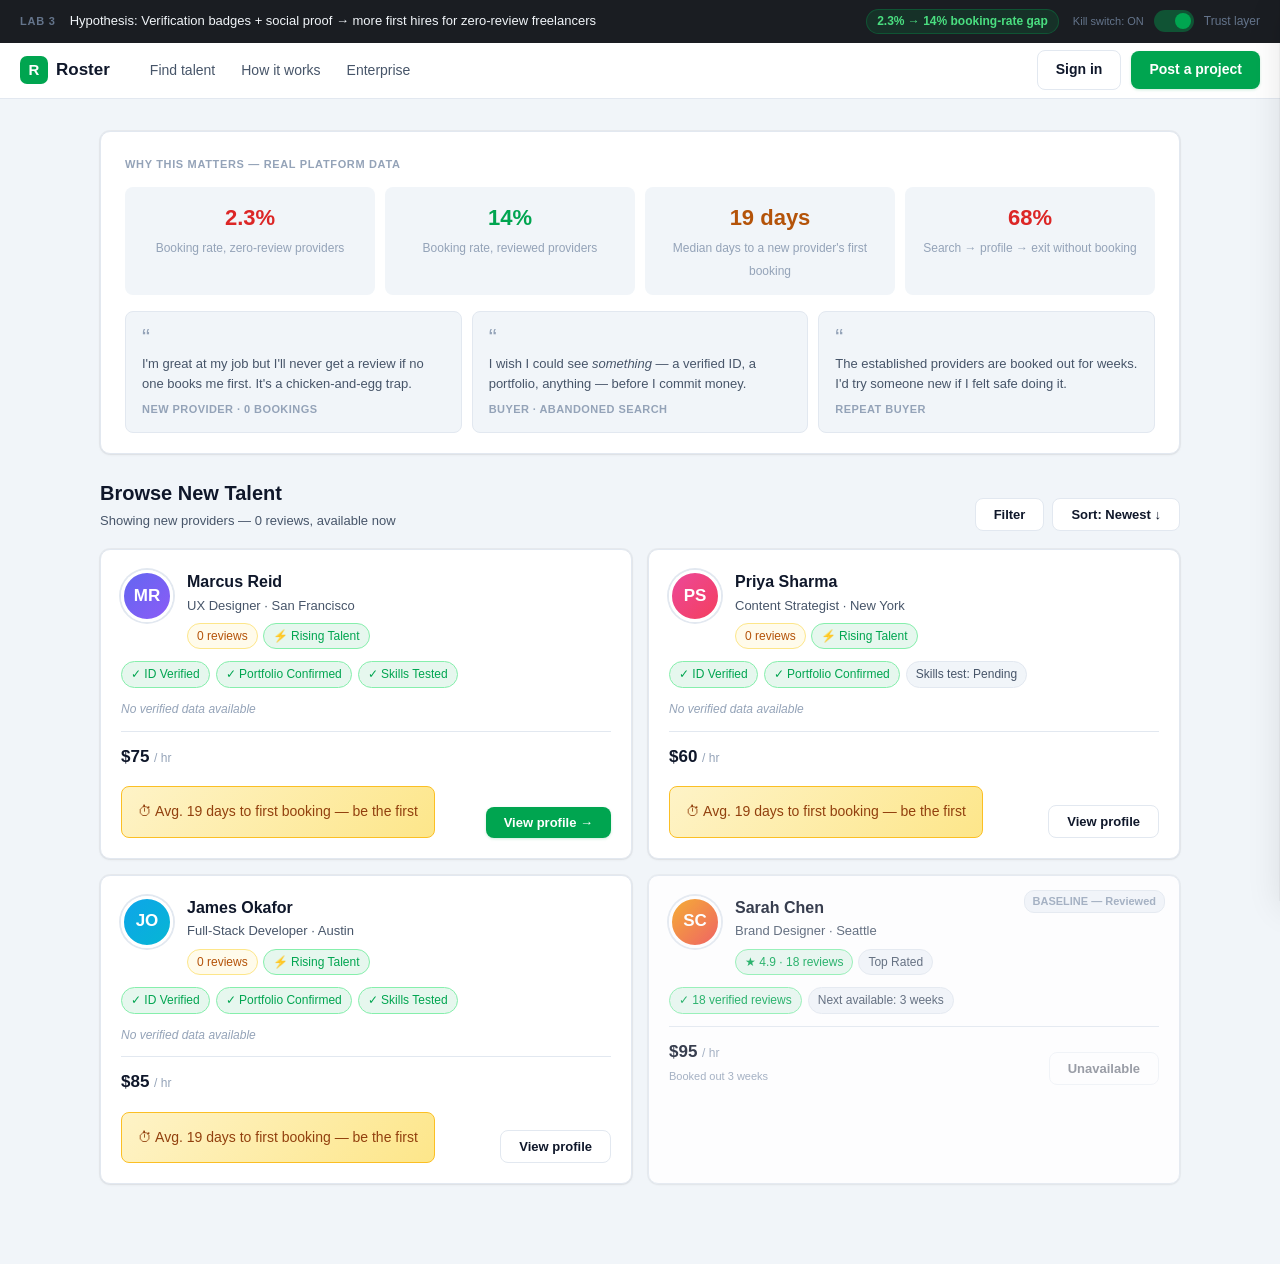
<file: 02-validation/prototype-v3/index.html>
<!DOCTYPE html>
<html lang="en">
<head>
  <meta charset="UTF-8">
  <meta name="viewport" content="width=device-width, initial-scale=1.0">
  <title>Roster · Lab 3 — Marketplace Trust</title>
  <style>
    *, *::before, *::after { box-sizing: border-box; margin: 0; padding: 0; }

    :root {
      --paper:       #ffffff;
      --paper2:      #f1f5f9;
      --ink:         #0f172a;
      --ink2:        #475569;
      --ink3:        #94a3b8;
      --border:      #e2e8f0;
      --green:       #00a550;
      --green-bg:    #e6f7ee;
      --amber:       #b45309;
      --amber-bg:    #fffbeb;
      --amber-bdr:   #fde68a;
      --red:         #dc2626;
      --red-bg:      #fef2f2;
      --blue:        #2563eb;
      --blue-bg:     #eff6ff;
      --cta:         #00a550;
      --cta-hover:   #008f44;
      --radius:      10px;
      --radius-sm:   8px;
      --shadow:      0 1px 3px rgba(0,0,0,.06), 0 0 0 1px rgba(0,0,0,.04);
      --shadow-lg:   0 8px 32px rgba(0,0,0,.10), 0 0 0 1px rgba(0,0,0,.04);
    }

    body {
      font-family: 'Inter', -apple-system, BlinkMacSystemFont, 'Segoe UI', Helvetica, Arial, sans-serif;
      font-size: 15px;
      line-height: 1.55;
      color: var(--ink);
      background: var(--paper2);
    }

    /* ── Trust Toggle Mechanism ─────────────────────────────── */
    .trust-off-msg  { display: none; }
    body.trust-off .trust-visible  { display: none !important; }
    body.trust-off .trust-off-msg  { display: flex !important; }

    /* ── Demo Bar ───────────────────────────────────────────── */
    .demo-bar {
      position: sticky; top: 0; z-index: 100;
      background: #1a1d22; color: #fff;
      padding: 9px 20px;
      display: flex; align-items: center; gap: 14px; flex-wrap: wrap;
    }
    .demo-lab   { font-size: 11px; font-weight: 700; letter-spacing: .07em; color: #64748b; text-transform: uppercase; }
    .demo-hyp   { font-size: 13px; font-weight: 500; color: #f1f5f9; flex: 1; }
    .demo-metric {
      font-size: 12px; font-weight: 600;
      background: rgba(0,165,80,.15); color: #4ade80;
      border: 1px solid rgba(0,165,80,.3); border-radius: 20px; padding: 2px 10px;
    }
    .demo-right { display: flex; align-items: center; gap: 10px; }
    .ks-label   { font-size: 11px; color: #64748b; white-space: nowrap; }

    .toggle { position: relative; width: 40px; height: 22px; cursor: pointer; }
    .toggle input { opacity: 0; width: 0; height: 0; position: absolute; }
    .toggle-slider {
      position: absolute; inset: 0; background: #374151; border-radius: 11px; transition: background .2s;
    }
    .toggle-slider::before {
      content: ''; position: absolute;
      width: 16px; height: 16px; left: 3px; top: 3px;
      background: #6b7280; border-radius: 50%; transition: transform .2s, background .2s;
    }
    .toggle input:checked + .toggle-slider { background: rgba(0,165,80,.4); }
    .toggle input:checked + .toggle-slider::before { transform: translateX(18px); background: #00a550; }

    /* ── Kill-switch OFF banner ─────────────────────────────── */
    .trust-off-banner {
      display: none;
      background: #1e1208; color: #fde68a;
      font-size: 13px; padding: 9px 20px;
      align-items: center; justify-content: center; gap: 8px;
      border-bottom: 1px solid #92400e;
    }
    body.trust-off .trust-off-banner { display: flex; }

    /* ── Nav ────────────────────────────────────────────────── */
    nav {
      background: var(--paper); border-bottom: 1px solid var(--border);
      padding: 0 20px; display: flex; align-items: center; height: 56px; gap: 28px;
    }
    .logo {
      display: flex; align-items: center; gap: 8px;
      font-weight: 700; font-size: 17px; color: var(--ink); text-decoration: none;
    }
    .logo-mark {
      width: 28px; height: 28px; background: var(--green); color: #fff;
      border-radius: 7px; display: flex; align-items: center; justify-content: center;
      font-size: 15px; font-weight: 700;
    }
    .nav-links { display: flex; gap: 2px; list-style: none; }
    .nav-links a {
      font-size: 14px; color: var(--ink2); text-decoration: none;
      padding: 6px 12px; border-radius: var(--radius-sm); transition: background .15s;
    }
    .nav-links a:hover { background: var(--paper2); }
    .nav-right { margin-left: auto; display: flex; align-items: center; gap: 10px; }

    /* ── Buttons ────────────────────────────────────────────── */
    .btn {
      display: inline-flex; align-items: center; justify-content: center; gap: 6px;
      padding: 8px 18px; border-radius: var(--radius-sm);
      font-size: 14px; font-weight: 600; cursor: pointer; border: none;
      transition: background .15s, transform .1s; text-decoration: none; font-family: inherit;
    }
    .btn:active { transform: scale(.98); }
    .btn-primary { background: var(--cta); color: #fff; box-shadow: 0 1px 3px rgba(0,165,80,.2); }
    .btn-primary:hover { background: var(--cta-hover); }
    .btn-secondary { background: var(--paper); color: var(--ink); border: 1px solid var(--border); }
    .btn-secondary:hover { background: var(--paper2); }
    .btn-full { width: 100%; padding: 12px 18px; }

    /* ── Layout ─────────────────────────────────────────────── */
    .main { max-width: 1120px; margin: 0 auto; padding: 32px 20px 80px; }

    /* ── Cards ──────────────────────────────────────────────── */
    .card {
      background: var(--paper); border: 1px solid var(--border);
      border-radius: var(--radius); padding: 22px 24px; box-shadow: var(--shadow);
    }
    .card + .card { margin-top: 16px; }
    .card-title {
      font-size: 11px; font-weight: 700; letter-spacing: .06em;
      text-transform: uppercase; color: var(--ink3); margin-bottom: 16px;
    }

    /* ── Pills ──────────────────────────────────────────────── */
    .pill {
      display: inline-flex; align-items: center; gap: 4px;
      font-size: 12px; font-weight: 500; padding: 3px 9px; border-radius: 20px;
      background: var(--paper2); border: 1px solid var(--border); color: var(--ink2);
    }
    .pill-amber { background: var(--amber-bg); border-color: var(--amber-bdr); color: var(--amber); }
    .pill-green { background: var(--green-bg); border-color: #86efac;            color: var(--green); }
    .pill-red   { background: var(--red-bg);   border-color: #fca5a5;            color: var(--red); }

    /* ── View Router ────────────────────────────────────────── */
    [data-view="b"] .view-a { display: none; }
    [data-view="a"] .view-b { display: none; }


    /* ═══════════════════════════════════════════════════════════
       VIEW A — SEARCH
       ═══════════════════════════════════════════════════════════ */

    /* Problem context banner */
    .problem-banner {
      background: var(--paper); border: 1px solid var(--border);
      border-radius: var(--radius); padding: 24px 24px 20px; margin-bottom: 24px;
      box-shadow: var(--shadow);
    }
    .problem-banner-label {
      font-size: 11px; font-weight: 700; letter-spacing: .06em;
      text-transform: uppercase; color: var(--ink3); margin-bottom: 14px;
    }

    .stats-row {
      display: grid; grid-template-columns: repeat(4,1fr); gap: 10px; margin-bottom: 16px;
    }
    .stat-cell {
      text-align: center; padding: 14px 10px;
      background: var(--paper2); border-radius: var(--radius-sm);
    }
    .stat-val { font-size: 22px; font-weight: 700; display: block; }
    .stat-val.danger { color: var(--red); }
    .stat-val.warn   { color: var(--amber); }
    .stat-val.good   { color: var(--green); }
    .stat-lbl { font-size: 12px; color: var(--ink3); margin-top: 3px; line-height: 1.4; }

    .quotes-row { display: grid; grid-template-columns: repeat(3,1fr); gap: 10px; }
    .quote-chip {
      background: var(--paper2); border: 1px solid var(--border);
      border-radius: var(--radius-sm); padding: 14px 16px;
      font-size: 13px; color: var(--ink2); line-height: 1.5;
      position: relative;
    }
    .quote-chip::before {
      content: '\201C'; font-size: 24px; line-height: 1;
      color: var(--ink3); display: block; margin-bottom: 4px;
    }
    .quote-chip cite {
      display: block; font-style: normal; font-size: 11px; font-weight: 600;
      color: var(--ink3); margin-top: 8px; text-transform: uppercase; letter-spacing: .04em;
    }

    /* Search header */
    .search-header {
      display: flex; align-items: flex-end; justify-content: space-between; margin-bottom: 18px;
    }
    .search-header h1 { font-size: 20px; font-weight: 700; }
    .search-header p  { font-size: 13px; color: var(--ink2); margin-top: 2px; }

    /* Freelancer card grid */
    .freelancer-grid { display: grid; grid-template-columns: repeat(2,1fr); gap: 16px; }

    .f-card {
      background: var(--paper); border: 1px solid var(--border);
      border-radius: var(--radius); padding: 20px; box-shadow: var(--shadow);
      cursor: pointer; transition: box-shadow .2s, border-color .2s; position: relative;
    }
    .f-card:hover  { box-shadow: var(--shadow-lg); border-color: #c7d2e0; }
    .f-card:focus  { outline: 2px solid var(--green); outline-offset: 2px; }

    .f-card-top {
      display: flex; align-items: flex-start; gap: 14px; margin-bottom: 12px;
    }
    .avatar {
      flex-shrink: 0; width: 52px; height: 52px; border-radius: 50%;
      display: flex; align-items: center; justify-content: center;
      font-size: 17px; font-weight: 700; color: #fff;
      border: 3px solid var(--paper); box-shadow: 0 0 0 2px var(--border);
    }
    .f-card-meta h2  { font-size: 16px; font-weight: 700; }
    .f-card-meta p   { font-size: 13px; color: var(--ink2); margin-top: 1px; }
    .f-card-pills    { display: flex; flex-wrap: wrap; gap: 5px; margin-top: 7px; }

    .trust-strip     { display: flex; flex-wrap: wrap; gap: 6px; margin-bottom: 12px; }
    .trust-strip-empty { font-size: 12px; color: var(--ink3); font-style: italic; align-items: center; }

    .f-card-footer {
      display: flex; align-items: flex-end; justify-content: space-between;
      padding-top: 12px; border-top: 1px solid var(--border);
    }
    .price      { font-size: 17px; font-weight: 700; }
    .price small { font-size: 12px; font-weight: 400; color: var(--ink3); }
    .first-note  { font-size: 11px; color: var(--amber); margin-top: 3px; }

    .baseline-tag {
      position: absolute; top: 14px; right: 14px;
      font-size: 11px; background: var(--paper2); border: 1px solid var(--border);
      border-radius: 10px; padding: 2px 8px; color: var(--ink3); font-weight: 600;
    }


    /* ═══════════════════════════════════════════════════════════
       VIEW B — PROFILE
       ═══════════════════════════════════════════════════════════ */

    .back-link {
      display: inline-flex; align-items: center; gap: 6px;
      font-size: 14px; color: var(--ink2); text-decoration: none;
      margin-bottom: 20px; cursor: pointer; transition: color .15s;
    }
    .back-link:hover { color: var(--ink); }

    .profile-layout {
      display: grid; grid-template-columns: 1fr 340px; gap: 28px; align-items: start;
    }

    /* Hero */
    .hero {
      background: var(--paper); border: 1px solid var(--border);
      border-radius: var(--radius); padding: 24px; box-shadow: var(--shadow); margin-bottom: 16px;
    }
    .hero-top { display: flex; align-items: flex-start; gap: 16px; margin-bottom: 0; }
    .avatar-lg {
      flex-shrink: 0; width: 80px; height: 80px; border-radius: 50%;
      display: flex; align-items: center; justify-content: center;
      font-size: 26px; font-weight: 700; color: #fff;
      border: 3px solid var(--paper); box-shadow: 0 0 0 2px var(--border);
    }
    .hero-meta h1 { font-size: 22px; font-weight: 700; }
    .hero-meta p  { font-size: 15px; color: var(--ink2); margin-top: 2px; }
    .hero-pills   { display: flex; flex-wrap: wrap; gap: 6px; margin-top: 10px; }

    .hero-trust-grid {
      display: grid; grid-template-columns: repeat(3,1fr); gap: 10px;
      padding-top: 16px; margin-top: 16px; border-top: 1px solid var(--border);
    }
    .trust-stat .value { font-size: 17px; font-weight: 700; }
    .trust-stat .label { font-size: 12px; color: var(--ink3); margin-top: 2px; }

    /* Voice quote */
    blockquote.voice {
      border-left: 3px solid var(--green); padding: 10px 16px;
      margin-top: 16px; background: var(--green-bg);
      border-radius: 0 var(--radius-sm) var(--radius-sm) 0;
      font-size: 14px; font-style: italic; color: var(--ink2); line-height: 1.65;
    }
    blockquote.voice cite {
      display: block; font-style: normal; font-size: 12px;
      font-weight: 600; color: var(--green); margin-top: 8px;
    }

    /* Portfolio */
    .portfolio-grid { display: grid; grid-template-columns: repeat(3,1fr); gap: 12px; }
    .portfolio-tile {
      border-radius: var(--radius-sm); overflow: hidden; cursor: pointer;
      border: 1px solid var(--border); transition: box-shadow .15s;
    }
    .portfolio-tile:hover  { box-shadow: var(--shadow-lg); }
    .portfolio-tile:focus  { outline: 2px solid var(--green); outline-offset: 2px; }
    .p-thumb {
      height: 88px; display: flex; align-items: center; justify-content: center;
      font-size: 20px; font-weight: 700; color: rgba(255,255,255,.65);
    }
    .p-info { padding: 10px 12px; background: var(--paper); }
    .p-info h4 { font-size: 13px; font-weight: 600; }
    .p-badge {
      display: inline-flex; align-items: center; gap: 3px;
      font-size: 11px; font-weight: 600; padding: 2px 7px;
      border-radius: 10px; margin-top: 4px;
    }
    .p-badge.confirmed    { background: var(--green-bg); color: var(--green); }
    .p-badge.self-reported { background: var(--paper2); color: var(--ink3); border: 1px solid var(--border); }

    /* Reputation */
    .rep-row {
      display: flex; align-items: center; gap: 14px;
      padding: 12px 0; border-bottom: 1px solid var(--border);
    }
    .rep-row:last-child { border-bottom: none; }
    .rep-icon {
      width: 36px; height: 36px; border-radius: 8px;
      display: flex; align-items: center; justify-content: center;
      font-size: 12px; font-weight: 700; color: #fff; flex-shrink: 0;
    }
    .rep-body          { flex: 1; }
    .rep-body strong   { font-size: 14px; display: block; }
    .rep-body span     { font-size: 12px; color: var(--ink2); }
    .rep-badge {
      font-size: 12px; font-weight: 600; color: var(--green);
      background: var(--green-bg); border-radius: 10px; padding: 2px 8px; white-space: nowrap;
    }

    /* Honest limits */
    .honest-limits {
      background: var(--amber-bg); border: 1px solid var(--amber-bdr);
      border-radius: var(--radius); padding: 18px 20px; margin-top: 16px;
    }
    .honest-limits h3 {
      font-size: 13px; font-weight: 700; color: var(--amber);
      margin-bottom: 12px; display: flex; align-items: center; gap: 6px;
    }
    .hl-row { display: grid; grid-template-columns: 1fr 1fr; gap: 16px; }
    .hl-col h4 { font-size: 12px; font-weight: 700; color: var(--ink2); margin-bottom: 6px; }
    .hl-col ul { list-style: none; }
    .hl-col li { font-size: 13px; color: var(--ink2); padding: 3px 0 3px 18px; position: relative; }
    .hl-col li::before { content: attr(data-icon); position: absolute; left: 0; }

    /* Vouches */
    .vouch-item {
      border: 1px solid var(--border); border-radius: var(--radius-sm);
      overflow: hidden; margin-bottom: 8px;
    }
    .vouch-hdr {
      display: flex; align-items: center; gap: 12px; padding: 14px 16px;
      cursor: pointer; background: var(--paper); user-select: none; transition: background .15s;
    }
    .vouch-hdr:hover { background: var(--paper2); }
    .vouch-hdr:focus { outline: 2px solid var(--green); outline-offset: -2px; }
    .v-avatar {
      width: 36px; height: 36px; border-radius: 50%;
      display: flex; align-items: center; justify-content: center;
      font-size: 13px; font-weight: 700; color: #fff; flex-shrink: 0;
    }
    .v-meta         { flex: 1; }
    .v-meta strong  { font-size: 14px; display: block; }
    .v-meta span    { font-size: 12px; color: var(--ink2); }
    .v-chevron { color: var(--ink3); transition: transform .2s; font-size: 10px; }
    .vouch-item[data-open] .v-chevron { transform: rotate(90deg); }

    .vouch-body { display: none; padding: 0 16px 14px; border-top: 1px solid var(--border); background: var(--paper); }
    .vouch-item[data-open] .vouch-body { display: block; }
    .vouch-body blockquote { font-size: 14px; color: var(--ink2); font-style: italic; line-height: 1.65; padding: 12px 0; }
    .vouch-verify { display: flex; align-items: center; gap: 6px; font-size: 12px; color: var(--green); font-weight: 500; }

    /* Sidebar */
    .sidebar { position: sticky; top: 72px; }

    .ring-wrap { display: flex; flex-direction: column; align-items: center; margin-bottom: 18px; }
    .ring-svg  { width: 120px; height: 120px; }
    .ring-bg   { fill: none; stroke: #e2e8f0; stroke-width: 10; }
    .ring-fill {
      fill: none; stroke: var(--green); stroke-width: 10; stroke-linecap: round;
      transform: rotate(-90deg); transform-origin: 50% 50%;
      transition: stroke-dashoffset .6s ease;
    }
    .ring-lbl    { font-size: 20px; font-weight: 700; fill: var(--ink);  text-anchor: middle; dominant-baseline: middle; }
    .ring-sublbl { font-size: 11px;                   fill: var(--ink3); text-anchor: middle; dominant-baseline: middle; }

    .rising-chip {
      display: inline-flex; align-items: center; gap: 5px;
      background: linear-gradient(135deg,#fef3c7,#fde68a);
      border: 1px solid #fbbf24; color: #92400e;
      font-size: 12px; font-weight: 700; padding: 4px 12px; border-radius: 20px; margin-top: 8px;
    }

    .badge-list { list-style: none; margin-bottom: 14px; }
    .badge-btn {
      display: flex; align-items: center; gap: 10px;
      width: 100%; padding: 9px 10px; background: none; border: none;
      border-radius: var(--radius-sm); cursor: pointer;
      font-size: 13px; color: var(--ink); text-align: left; font-family: inherit;
      transition: background .15s;
    }
    .badge-btn:hover { background: var(--paper2); }
    .badge-btn:focus-visible { outline: 2px solid var(--green); outline-offset: 2px; }
    .b-icon {
      width: 28px; height: 28px; border-radius: 7px;
      display: flex; align-items: center; justify-content: center;
      font-size: 14px; flex-shrink: 0;
    }
    .b-icon.ok      { background: var(--green-bg); color: var(--green); }
    .b-icon.pending { background: var(--amber-bg); color: var(--amber); }
    .b-text         { flex: 1; }
    .b-text strong  { display: block; font-weight: 600; font-size: 13px; }
    .b-text span    { font-size: 11px; color: var(--ink3); }
    .b-arrow        { color: var(--ink3); font-size: 10px; }

    .risk-box {
      background: var(--green-bg); border: 1px solid #86efac;
      border-radius: var(--radius-sm); padding: 14px 16px; margin-bottom: 14px;
    }
    .risk-box h4 {
      font-size: 11px; font-weight: 700; color: var(--green);
      text-transform: uppercase; letter-spacing: .05em; margin-bottom: 8px;
    }
    .risk-box ul { list-style: none; }
    .risk-box li { font-size: 13px; color: var(--ink2); padding: 3px 0 3px 18px; position: relative; }
    .risk-box li::before { content: '✓'; position: absolute; left: 0; color: var(--green); font-weight: 700; }

    .cta-wrap  { display: flex; flex-direction: column; gap: 8px; }
    .slot-note { font-size: 12px; color: var(--ink3); text-align: center; margin-top: 4px; }

    .sidebar-empty {
      background: var(--paper); border: 1px solid var(--amber-bdr);
      border-radius: var(--radius); padding: 24px; text-align: center;
    }
    .sidebar-empty h3 { font-size: 16px; font-weight: 700; color: var(--amber); margin-bottom: 8px; }
    .sidebar-empty p  { font-size: 14px; color: var(--ink2); line-height: 1.6; }
    .sidebar-stat     { font-size: 32px; font-weight: 700; color: var(--red); margin: 12px 0 4px; }

    /* ── Badge Drawer ───────────────────────────────────────── */
    .overlay {
      display: none; position: fixed; inset: 0;
      background: rgba(0,0,0,.4); z-index: 200;
    }
    .overlay.active { display: block; }

    .drawer {
      position: fixed; top: 0; right: 0; bottom: 0; width: 400px;
      background: var(--paper); z-index: 300;
      transform: translateX(100%); transition: transform .25s ease;
      overflow-y: auto; box-shadow: var(--shadow-lg);
    }
    .drawer.open { transform: translateX(0); }

    .drawer-hdr {
      padding: 20px 20px 16px; border-bottom: 1px solid var(--border);
      display: flex; align-items: flex-start; gap: 12px;
    }
    .drawer-hdr-icon {
      width: 40px; height: 40px; border-radius: 10px;
      display: flex; align-items: center; justify-content: center; font-size: 20px; flex-shrink: 0;
    }
    .drawer-hdr-text      { flex: 1; }
    .drawer-hdr-text h2   { font-size: 16px; font-weight: 700; }
    .drawer-hdr-text p    { font-size: 13px; color: var(--ink2); margin-top: 2px; }
    .drawer-close {
      background: none; border: none; font-size: 22px; cursor: pointer;
      color: var(--ink3); padding: 2px; line-height: 1;
    }
    .drawer-body { padding: 20px; }

    .receipt-tbl { width: 100%; border-collapse: collapse; font-size: 13px; margin-bottom: 14px; }
    .receipt-tbl tr   { border-bottom: 1px solid var(--border); }
    .receipt-tbl tr:last-child { border-bottom: none; }
    .receipt-tbl td   { padding: 9px 4px; color: var(--ink2); }
    .receipt-tbl td:last-child { text-align: right; font-weight: 600; color: var(--ink); }

    .drawer-note {
      font-size: 13px; color: var(--ink2); background: var(--paper2);
      border-radius: var(--radius-sm); padding: 12px 14px; line-height: 1.55;
    }

    /* ── Booking Modal ──────────────────────────────────────── */
    .modal-wrap {
      display: none; position: fixed; inset: 0; z-index: 400;
      align-items: center; justify-content: center; padding: 20px;
    }
    .modal-wrap.active { display: flex; }
    .modal {
      background: var(--paper); border-radius: var(--radius);
      box-shadow: var(--shadow-lg); width: 100%; max-width: 520px;
      max-height: 90vh; overflow-y: auto;
    }
    .modal-hdr {
      padding: 20px 20px 16px; border-bottom: 1px solid var(--border);
      display: flex; align-items: center; justify-content: space-between;
    }
    .modal-hdr h2  { font-size: 17px; font-weight: 700; }
    .modal-close {
      background: none; border: none; font-size: 22px; cursor: pointer;
      color: var(--ink3); line-height: 1;
    }
    .step-dots { display: flex; gap: 6px; align-items: center; padding: 14px 20px 0; }
    .step-dot  { width: 8px; height: 8px; border-radius: 50%; background: var(--border); transition: all .2s; }
    .step-dot.active { background: var(--green); width: 20px; border-radius: 4px; }

    .modal-body   { padding: 20px; }
    .modal-footer { padding: 14px 20px 20px; border-top: 1px solid var(--border); display: flex; justify-content: flex-end; gap: 10px; }

    .form-group { margin-bottom: 14px; }
    .form-group label { display: block; font-size: 13px; font-weight: 600; margin-bottom: 5px; }
    .form-group input,
    .form-group textarea,
    .form-group select {
      width: 100%; padding: 9px 12px; border: 1px solid var(--border);
      border-radius: var(--radius-sm); font-size: 14px; font-family: inherit;
      color: var(--ink); background: var(--paper); outline: none; transition: border-color .15s;
    }
    .form-group input:focus,
    .form-group textarea:focus,
    .form-group select:focus {
      border-color: var(--green); box-shadow: 0 0 0 3px rgba(0,165,80,.12);
    }
    .form-group textarea { resize: vertical; min-height: 80px; }

    .prot-list { list-style: none; }
    .prot-item {
      display: flex; align-items: flex-start; gap: 12px;
      padding: 14px 0; border-bottom: 1px solid var(--border);
    }
    .prot-item:last-child { border-bottom: none; }
    .prot-icon {
      width: 36px; height: 36px; border-radius: 8px;
      display: flex; align-items: center; justify-content: center;
      font-size: 18px; flex-shrink: 0;
    }
    .prot-body strong { font-size: 14px; display: block; }
    .prot-body p      { font-size: 13px; color: var(--ink2); margin-top: 2px; }

    .success-wrap { text-align: center; padding: 28px 16px 8px; }
    .success-icon {
      width: 64px; height: 64px; background: var(--green-bg); border-radius: 50%;
      display: flex; align-items: center; justify-content: center;
      font-size: 28px; margin: 0 auto 14px;
    }
    .success-wrap h2 { font-size: 20px; font-weight: 700; margin-bottom: 8px; }
    .success-wrap p  { font-size: 14px; color: var(--ink2); line-height: 1.6; }
    .first-note {
      margin-top: 16px; background: linear-gradient(135deg,#fef3c7,#fde68a);
      border: 1px solid #fbbf24; border-radius: var(--radius-sm);
      padding: 14px 16px; font-size: 14px; color: #92400e; font-weight: 500;
      text-align: left; line-height: 1.55;
    }

    /* ── Portfolio Modal ────────────────────────────────────── */
    .p-modal-thumb {
      height: 140px; display: flex; align-items: center; justify-content: center;
      font-size: 28px; font-weight: 700; color: rgba(255,255,255,.65);
      border-radius: var(--radius-sm); margin-bottom: 14px;
    }
    .p-detail-grid {
      display: grid; grid-template-columns: repeat(3,1fr);
      gap: 10px; margin: 12px 0;
    }
    .p-stat { text-align: center; background: var(--paper2); border-radius: var(--radius-sm); padding: 12px; }
    .p-stat .val { font-size: 15px; font-weight: 700; }
    .p-stat .lbl { font-size: 11px; color: var(--ink3); margin-top: 2px; }

    /* ── Mobile sticky CTA ──────────────────────────────────── */
    .mobile-cta {
      display: none; position: fixed; bottom: 0; left: 0; right: 0;
      background: var(--paper); border-top: 1px solid var(--border);
      padding: 12px 20px; z-index: 50; gap: 12px; align-items: center;
    }

    /* ── Responsive ─────────────────────────────────────────── */
    @media (max-width: 960px) {
      .profile-layout { grid-template-columns: 1fr; }
      .sidebar { position: static; order: -1; }
      .mobile-cta { display: flex; }
    }
    @media (max-width: 700px) {
      .freelancer-grid  { grid-template-columns: 1fr; }
      .portfolio-grid   { grid-template-columns: repeat(2,1fr); }
      .stats-row        { grid-template-columns: repeat(2,1fr); }
      .quotes-row       { grid-template-columns: 1fr; }
      .hl-row           { grid-template-columns: 1fr; }
      .p-detail-grid    { grid-template-columns: repeat(2,1fr); }
    }
    @media (max-width: 480px) {
      .hero-trust-grid  { grid-template-columns: repeat(2,1fr); }
      .drawer           { width: 100%; }
    }
    @media (prefers-reduced-motion: reduce) {
      *, *::before, *::after { transition: none !important; animation: none !important; }
    }
    :focus-visible { outline: 2px solid var(--green); outline-offset: 2px; }
  </style>
</head>
<body data-view="a">

<!-- ── Demo Bar ────────────────────────────────────────────── -->
<div class="demo-bar" role="banner">
  <span class="demo-lab">Lab 3</span>
  <span class="demo-hyp">Hypothesis: Verification badges + social proof → more first hires for zero-review freelancers</span>
  <span class="demo-metric trust-visible">2.3% → 14% booking-rate gap</span>
  <div class="demo-right">
    <span class="ks-label" id="ksLabel">Kill switch: ON</span>
    <label class="toggle" aria-label="Toggle trust layer">
      <input type="checkbox" id="trustToggle" checked>
      <span class="toggle-slider"></span>
    </label>
    <span style="font-size:12px;color:#64748b;">Trust layer</span>
  </div>
</div>

<!-- ── Kill-switch OFF banner ──────────────────────────────── -->
<div class="trust-off-banner trust-off-msg" role="alert" aria-live="polite">
  <strong style="color:#f59e0b;">Trust layer OFF</strong>
  &nbsp;— This is the baseline experience users see today. 68% exit without booking.
</div>

<!-- ── Nav ─────────────────────────────────────────────────── -->
<nav>
  <a href="#" class="logo" onclick="showView('a'); return false;" aria-label="Roster home">
    <span class="logo-mark" aria-hidden="true">R</span>
    <span>Roster</span>
  </a>
  <ul class="nav-links">
    <li><a href="#">Find talent</a></li>
    <li><a href="#">How it works</a></li>
    <li><a href="#">Enterprise</a></li>
  </ul>
  <div class="nav-right">
    <a href="#" class="btn btn-secondary">Sign in</a>
    <a href="#" class="btn btn-primary">Post a project</a>
  </div>
</nav>


<!-- ══════════════════════════════════════════════════════════
     VIEW A — SEARCH RESULTS
     ══════════════════════════════════════════════════════════ -->
<div class="view-a">
<div class="main">

  <!-- Problem context -->
  <div class="problem-banner" role="region" aria-label="Trust gap context">
    <p class="problem-banner-label">Why this matters — real platform data</p>
    <div class="stats-row">
      <div class="stat-cell">
        <span class="stat-val danger">2.3%</span>
        <span class="stat-lbl">Booking rate, zero-review providers</span>
      </div>
      <div class="stat-cell">
        <span class="stat-val good">14%</span>
        <span class="stat-lbl">Booking rate, reviewed providers</span>
      </div>
      <div class="stat-cell">
        <span class="stat-val warn">19 days</span>
        <span class="stat-lbl">Median days to a new provider's first booking</span>
      </div>
      <div class="stat-cell">
        <span class="stat-val danger">68%</span>
        <span class="stat-lbl">Search → profile → exit without booking</span>
      </div>
    </div>
    <div class="quotes-row">
      <div class="quote-chip">
        I'm great at my job but I'll never get a review if no one books me first. It's a chicken-and-egg trap.
        <cite>New provider · 0 bookings</cite>
      </div>
      <div class="quote-chip">
        I wish I could see <em>something</em> — a verified ID, a portfolio, anything — before I commit money.
        <cite>Buyer · abandoned search</cite>
      </div>
      <div class="quote-chip">
        The established providers are booked out for weeks. I'd try someone new if I felt safe doing it.
        <cite>Repeat buyer</cite>
      </div>
    </div>
  </div>

  <!-- Search header -->
  <div class="search-header">
    <div>
      <h1>Browse New Talent</h1>
      <p>Showing new providers — 0 reviews, available now</p>
    </div>
    <div style="display:flex;gap:8px;">
      <button class="btn btn-secondary" style="font-size:13px;">Filter</button>
      <button class="btn btn-secondary" style="font-size:13px;">Sort: Newest ↓</button>
    </div>
  </div>

  <!-- Freelancer cards -->
  <div class="freelancer-grid" role="list">

    <!-- Card 1: Marcus Reid — focal (click → profile) -->
    <div class="f-card" role="listitem button" tabindex="0"
         onclick="showProfile()" onkeydown="if(event.key==='Enter')showProfile()"
         aria-label="View Marcus Reid's profile">
      <div class="f-card-top">
        <div class="avatar" style="background:linear-gradient(135deg,#6366f1,#8b5cf6);">MR</div>
        <div class="f-card-meta">
          <h2>Marcus Reid</h2>
          <p>UX Designer · San Francisco</p>
          <div class="f-card-pills">
            <span class="pill pill-amber">0 reviews</span>
            <span class="pill trust-visible pill-green">⚡ Rising Talent</span>
          </div>
        </div>
      </div>
      <div class="trust-strip trust-visible">
        <span class="pill pill-green">✓ ID Verified</span>
        <span class="pill pill-green">✓ Portfolio Confirmed</span>
        <span class="pill pill-green">✓ Skills Tested</span>
      </div>
      <div class="trust-off-msg trust-strip">
        <span class="trust-strip-empty">No verified data available</span>
      </div>
      <div class="f-card-footer">
        <div>
          <div class="price">$75 <small>/ hr</small></div>
          <div class="first-note trust-visible">⏱ Avg. 19 days to first booking — be the first</div>
        </div>
        <button class="btn btn-primary" onclick="event.stopPropagation();showProfile()" style="font-size:13px;">
          View profile →
        </button>
      </div>
    </div>

    <!-- Card 2: Priya Sharma -->
    <div class="f-card" role="listitem button" tabindex="0"
         onclick="showProfile()" onkeydown="if(event.key==='Enter')showProfile()"
         aria-label="View Priya Sharma's profile">
      <div class="f-card-top">
        <div class="avatar" style="background:linear-gradient(135deg,#ec4899,#f43f5e);">PS</div>
        <div class="f-card-meta">
          <h2>Priya Sharma</h2>
          <p>Content Strategist · New York</p>
          <div class="f-card-pills">
            <span class="pill pill-amber">0 reviews</span>
            <span class="pill trust-visible pill-green">⚡ Rising Talent</span>
          </div>
        </div>
      </div>
      <div class="trust-strip trust-visible">
        <span class="pill pill-green">✓ ID Verified</span>
        <span class="pill pill-green">✓ Portfolio Confirmed</span>
        <span class="pill">Skills test: Pending</span>
      </div>
      <div class="trust-off-msg trust-strip">
        <span class="trust-strip-empty">No verified data available</span>
      </div>
      <div class="f-card-footer">
        <div>
          <div class="price">$60 <small>/ hr</small></div>
          <div class="first-note trust-visible">⏱ Avg. 19 days to first booking — be the first</div>
        </div>
        <button class="btn btn-secondary" onclick="event.stopPropagation();" style="font-size:13px;">View profile</button>
      </div>
    </div>

    <!-- Card 3: James Okafor -->
    <div class="f-card" role="listitem button" tabindex="0"
         onclick="showProfile()" onkeydown="if(event.key==='Enter')showProfile()"
         aria-label="View James Okafor's profile">
      <div class="f-card-top">
        <div class="avatar" style="background:linear-gradient(135deg,#0ea5e9,#06b6d4);">JO</div>
        <div class="f-card-meta">
          <h2>James Okafor</h2>
          <p>Full-Stack Developer · Austin</p>
          <div class="f-card-pills">
            <span class="pill pill-amber">0 reviews</span>
            <span class="pill trust-visible pill-green">⚡ Rising Talent</span>
          </div>
        </div>
      </div>
      <div class="trust-strip trust-visible">
        <span class="pill pill-green">✓ ID Verified</span>
        <span class="pill pill-green">✓ Portfolio Confirmed</span>
        <span class="pill pill-green">✓ Skills Tested</span>
      </div>
      <div class="trust-off-msg trust-strip">
        <span class="trust-strip-empty">No verified data available</span>
      </div>
      <div class="f-card-footer">
        <div>
          <div class="price">$85 <small>/ hr</small></div>
          <div class="first-note trust-visible">⏱ Avg. 19 days to first booking — be the first</div>
        </div>
        <button class="btn btn-secondary" onclick="event.stopPropagation();" style="font-size:13px;">View profile</button>
      </div>
    </div>

    <!-- Card 4: Sarah Chen — reviewed BASELINE -->
    <div class="f-card" role="listitem" tabindex="0" style="opacity:.82;cursor:default;" aria-label="Sarah Chen - established provider baseline">
      <span class="baseline-tag">BASELINE — Reviewed</span>
      <div class="f-card-top">
        <div class="avatar" style="background:linear-gradient(135deg,#f59e0b,#ef4444);">SC</div>
        <div class="f-card-meta">
          <h2>Sarah Chen</h2>
          <p>Brand Designer · Seattle</p>
          <div class="f-card-pills">
            <span class="pill pill-green">★ 4.9 · 18 reviews</span>
            <span class="pill">Top Rated</span>
          </div>
        </div>
      </div>
      <div class="trust-strip">
        <span class="pill pill-green">✓ 18 verified reviews</span>
        <span class="pill">Next available: 3 weeks</span>
      </div>
      <div class="f-card-footer">
        <div>
          <div class="price">$95 <small>/ hr</small></div>
          <div style="font-size:11px;color:var(--ink3);margin-top:3px;">Booked out 3 weeks</div>
        </div>
        <button class="btn btn-secondary" style="font-size:13px;opacity:.5;cursor:not-allowed;" disabled aria-disabled="true">
          Unavailable
        </button>
      </div>
    </div>

  </div><!-- /freelancer-grid -->
</div><!-- /main -->
</div><!-- /view-a -->


<!-- ══════════════════════════════════════════════════════════
     VIEW B — FREELANCER PROFILE
     ══════════════════════════════════════════════════════════ -->
<div class="view-b">
<div class="main">

  <a class="back-link" onclick="showView('a'); return false;" href="#" role="link">
    <svg width="16" height="16" viewBox="0 0 16 16" fill="none" aria-hidden="true">
      <path d="M10 12L6 8l4-4" stroke="currentColor" stroke-width="1.5" stroke-linecap="round" stroke-linejoin="round"/>
    </svg>
    Back to Browse New Talent
  </a>

  <div class="profile-layout">

    <!-- ── Main Column ─────────────────────────────────────── -->
    <div class="profile-main">

      <!-- Hero -->
      <div class="hero">
        <div class="hero-top">
          <div class="avatar-lg" style="background:linear-gradient(135deg,#6366f1,#8b5cf6);">MR</div>
          <div class="hero-meta">
            <h1>Marcus Reid</h1>
            <p>UX Designer · San Francisco, CA</p>
            <div class="hero-pills">
              <span class="pill pill-amber">0 Reviews · New Provider</span>
              <span class="pill">Joined 3 weeks ago</span>
              <span class="pill trust-visible pill-green">⚡ Rising Talent — Week 3</span>
            </div>
          </div>
        </div>
        <div class="hero-trust-grid trust-visible" role="region" aria-label="Quick trust stats">
          <div class="trust-stat">
            <div class="value">94%</div>
            <div class="label">Response rate</div>
          </div>
          <div class="trust-stat">
            <div class="value">Passed</div>
            <div class="label">UX skills test</div>
          </div>
          <div class="trust-stat">
            <div class="value">&lt;2 hrs</div>
            <div class="label">Avg. reply time</div>
          </div>
        </div>
        <div class="trust-off-msg" style="margin-top:16px;padding-top:16px;border-top:1px solid var(--border);font-size:13px;color:var(--ink3);font-style:italic;display:flex;align-items:center;gap:6px;">
          ⚠ No verified trust signals — platform baseline. Enable trust layer to see verification.
        </div>
      </div>

      <!-- About -->
      <div class="card">
        <p class="card-title">About</p>
        <p style="color:var(--ink2);font-size:14px;line-height:1.65;">
          I'm a UX designer with 6 years of experience building product interfaces for fintech, health tech, and SaaS.
          I specialise in user research, information architecture, and high-fidelity Figma prototyping. I recently left
          a senior role at a Series B fintech to freelance full-time — I'm new to Roster but not new to the work.
        </p>
        <blockquote class="voice">
          I'm great at my job but I'll never get a review if no one books me first. It's a chicken-and-egg trap.
          <cite>— Marcus, New provider · 0 bookings on Roster</cite>
        </blockquote>
      </div>

      <!-- Portfolio -->
      <div class="card" style="margin-top:16px;">
        <p class="card-title">Portfolio</p>
        <div class="portfolio-grid">

          <div class="portfolio-tile" onclick="openPortfolio(0,this)" role="button" tabindex="0"
               aria-label="Open Fintech Dashboard case study">
            <div class="p-thumb" style="background:linear-gradient(135deg,#6366f1,#8b5cf6);">FD</div>
            <div class="p-info">
              <h4>Fintech Dashboard</h4>
              <span class="p-badge confirmed trust-visible">✓ Client-confirmed</span>
              <span class="p-badge self-reported trust-off-msg" style="display:none;">Self-reported</span>
            </div>
          </div>

          <div class="portfolio-tile" onclick="openPortfolio(1,this)" role="button" tabindex="0"
               aria-label="Open E-commerce App case study">
            <div class="p-thumb" style="background:linear-gradient(135deg,#0ea5e9,#6366f1);">EA</div>
            <div class="p-info">
              <h4>E-commerce Mobile App</h4>
              <span class="p-badge confirmed trust-visible">✓ Client-confirmed</span>
              <span class="p-badge self-reported trust-off-msg" style="display:none;">Self-reported</span>
            </div>
          </div>

          <div class="portfolio-tile" onclick="openPortfolio(2,this)" role="button" tabindex="0"
               aria-label="Open SaaS Onboarding case study">
            <div class="p-thumb" style="background:linear-gradient(135deg,#10b981,#0ea5e9);">SO</div>
            <div class="p-info">
              <h4>SaaS Onboarding Flow</h4>
              <span class="p-badge self-reported">Self-reported</span>
            </div>
          </div>

        </div>
      </div>

      <!-- Imported Reputation -->
      <div class="card" style="margin-top:16px;">
        <p class="card-title">Imported Reputation</p>
        <div class="trust-visible">
          <div class="rep-row">
            <div class="rep-icon" style="background:#0a66c2;">in</div>
            <div class="rep-body">
              <strong>LinkedIn — Work history verified</strong>
              <span>Senior UX Designer · Meridian Pay (2021–2024) · Lead Designer · Sprout Health (2019–2021)</span>
            </div>
            <span class="rep-badge">Matched ✓</span>
          </div>
          <div class="rep-row">
            <div class="rep-icon" style="background:#24292e;">GH</div>
            <div class="rep-body">
              <strong>GitHub — 3 public design-system repos</strong>
              <span>Active contributor · Last commit 4 days ago</span>
            </div>
            <span class="rep-badge">Verified ✓</span>
          </div>
          <div class="rep-row">
            <div class="rep-icon" style="background:#ff7262;">Be</div>
            <div class="rep-body">
              <strong>Behance — Portfolio linked</strong>
              <span>142 followers · 6 published projects</span>
            </div>
            <span class="rep-badge">Linked ✓</span>
          </div>
        </div>
        <div class="trust-off-msg" style="font-size:13px;color:var(--ink3);font-style:italic;padding:8px 0;display:flex;align-items:center;">
          External reputation signals not available in baseline view.
        </div>
      </div>

      <!-- Vouches -->
      <div class="card trust-visible" style="margin-top:16px;">
        <p class="card-title">Vouches from past collaborators</p>

        <div class="vouch-item">
          <div class="vouch-hdr" onclick="toggleVouch(this)" role="button" tabindex="0"
               aria-expanded="false" aria-controls="vouch-body-1">
            <div class="v-avatar" style="background:linear-gradient(135deg,#0ea5e9,#2563eb);">DP</div>
            <div class="v-meta">
              <strong>David Park</strong>
              <span>Product Lead · Stripe (worked together 2023)</span>
            </div>
            <span class="v-chevron" aria-hidden="true">▶</span>
          </div>
          <div class="vouch-body" id="vouch-body-1">
            <blockquote>"Marcus redesigned our internal tools dashboard while embedded with the team. He ran discovery sessions, delivered clear specs, and shipped ahead of schedule. I'd hire him again without hesitation."</blockquote>
            <div class="vouch-verify">
              <svg width="14" height="14" viewBox="0 0 14 14" fill="none" aria-hidden="true">
                <circle cx="7" cy="7" r="6.5" stroke="#00a550"/>
                <path d="M4 7l2 2 4-4" stroke="#00a550" stroke-width="1.5" stroke-linecap="round" stroke-linejoin="round"/>
              </svg>
              LinkedIn relationship verified · Roster confirmed connection
            </div>
          </div>
        </div>

        <div class="vouch-item">
          <div class="vouch-hdr" onclick="toggleVouch(this)" role="button" tabindex="0"
               aria-expanded="false" aria-controls="vouch-body-2">
            <div class="v-avatar" style="background:linear-gradient(135deg,#10b981,#0ea5e9);">LT</div>
            <div class="v-meta">
              <strong>Linda Torres</strong>
              <span>Founder · NovaCare (contract project 2024)</span>
            </div>
            <span class="v-chevron" aria-hidden="true">▶</span>
          </div>
          <div class="vouch-body" id="vouch-body-2">
            <blockquote>"We hired Marcus for a health app prototype — six-week engagement. He was structured, communicative, and the output was genuinely impressive. We shipped it to users in two months."</blockquote>
            <div class="vouch-verify">
              <svg width="14" height="14" viewBox="0 0 14 14" fill="none" aria-hidden="true">
                <circle cx="7" cy="7" r="6.5" stroke="#00a550"/>
                <path d="M4 7l2 2 4-4" stroke="#00a550" stroke-width="1.5" stroke-linecap="round" stroke-linejoin="round"/>
              </svg>
              LinkedIn relationship verified · Roster confirmed connection
            </div>
          </div>
        </div>
      </div>

      <!-- Honest Limits -->
      <div class="honest-limits">
        <h3>
          <svg width="16" height="16" viewBox="0 0 16 16" fill="none" aria-hidden="true">
            <circle cx="8" cy="8" r="7" stroke="#b45309" stroke-width="1.5"/>
            <path d="M8 5v4M8 10.5v.5" stroke="#b45309" stroke-width="1.5" stroke-linecap="round"/>
          </svg>
          What we can't tell you yet
        </h3>
        <div class="hl-row">
          <div class="hl-col">
            <h4>Not available</h4>
            <ul>
              <li data-icon="✗">Roster client reviews (0 completed projects)</li>
              <li data-icon="✗">On-platform earnings history</li>
              <li data-icon="✗">Dispute or refund record</li>
            </ul>
          </div>
          <div class="hl-col">
            <h4>What we verified instead</h4>
            <ul>
              <li data-icon="✓">Government ID matched to profile</li>
              <li data-icon="✓">2 of 3 portfolio projects client-confirmed</li>
              <li data-icon="✓">UX Design skills test: 87th percentile</li>
              <li data-icon="✓">Work history cross-referenced via LinkedIn</li>
            </ul>
          </div>
        </div>
      </div>

    </div><!-- /profile-main -->


    <!-- ── Sidebar ─────────────────────────────────────────── -->
    <div class="sidebar">

      <!-- TRUST ON -->
      <div class="trust-visible">
        <div class="card">

          <!-- Verification ring -->
          <div class="ring-wrap">
            <svg class="ring-svg" viewBox="0 0 120 120" role="img" aria-label="5 of 6 verifications complete">
              <circle class="ring-bg"   cx="60" cy="60" r="48"/>
              <circle class="ring-fill" cx="60" cy="60" r="48"
                      stroke-dasharray="301.6" stroke-dashoffset="50.3" id="ringFill"/>
              <text class="ring-lbl"    x="60" y="55" id="ringLabel">5/6</text>
              <text class="ring-sublbl" x="60" y="70">verified</text>
            </svg>
            <span class="rising-chip">⚡ Rising Talent — Week 3</span>
            <p style="font-size:12px;color:var(--ink3);text-align:center;margin-top:4px;">
              Top 12% of new providers
            </p>
          </div>

          <!-- Badge list -->
          <ul class="badge-list" role="list">
            <li>
              <button class="badge-btn" onclick="openDrawer('id',this)" aria-expanded="false">
                <span class="b-icon ok">✓</span>
                <span class="b-text"><strong>Identity Verified</strong><span>Government ID + selfie</span></span>
                <span class="b-arrow" aria-hidden="true">▶</span>
              </button>
            </li>
            <li>
              <button class="badge-btn" onclick="openDrawer('portfolio',this)" aria-expanded="false">
                <span class="b-icon ok">✓</span>
                <span class="b-text"><strong>Portfolio Confirmed</strong><span>2 of 3 projects verified by clients</span></span>
                <span class="b-arrow" aria-hidden="true">▶</span>
              </button>
            </li>
            <li>
              <button class="badge-btn" onclick="openDrawer('skills',this)" aria-expanded="false">
                <span class="b-icon ok">✓</span>
                <span class="b-text"><strong>Skills Tested</strong><span>UX Design · 87th percentile</span></span>
                <span class="b-arrow" aria-hidden="true">▶</span>
              </button>
            </li>
            <li>
              <button class="badge-btn" onclick="openDrawer('linkedin',this)" aria-expanded="false">
                <span class="b-icon ok">✓</span>
                <span class="b-text"><strong>LinkedIn Matched</strong><span>Work history cross-referenced</span></span>
                <span class="b-arrow" aria-hidden="true">▶</span>
              </button>
            </li>
            <li>
              <button class="badge-btn" onclick="openDrawer('response',this)" aria-expanded="false">
                <span class="b-icon ok">✓</span>
                <span class="b-text"><strong>Response Rate: 94%</strong><span>Replies within 2 hours</span></span>
                <span class="b-arrow" aria-hidden="true">▶</span>
              </button>
            </li>
            <li>
              <button class="badge-btn" onclick="openDrawer('firstReview',this)" aria-expanded="false">
                <span class="b-icon pending">⏳</span>
                <span class="b-text"><strong>First Review</strong><span>Pending — 0 projects completed</span></span>
                <span class="b-arrow" aria-hidden="true">▶</span>
              </button>
            </li>
          </ul>

          <!-- Risk reversal -->
          <div class="risk-box">
            <h4>Platform protections</h4>
            <ul>
              <li>Escrow — payment only on delivery</li>
              <li>Free revision if scope not met</li>
              <li>48-hour cancellation, no charge</li>
              <li>Dispute resolution guaranteed</li>
            </ul>
          </div>

          <!-- CTA -->
          <div class="cta-wrap">
            <button class="btn btn-primary btn-full" onclick="openBooking()">
              Request first project →
            </button>
            <button class="btn btn-secondary btn-full">Send a message</button>
          </div>
          <p class="slot-note">Available now · Usually replies within 2 hours</p>
        </div>
      </div>

      <!-- TRUST OFF empty state -->
      <div class="trust-off-msg" style="display:none;">
        <div class="sidebar-empty">
          <h3>⚠ No trust signals</h3>
          <p>This provider has 0 reviews. Without additional signals, there's nothing to reassure you before committing money.</p>
          <div class="sidebar-stat">68%</div>
          <p style="font-size:13px;color:var(--ink3);">of visitors exit this profile without booking</p>
          <div style="margin-top:16px;padding-top:16px;border-top:1px solid var(--border);">
            <button class="btn btn-secondary btn-full" disabled aria-disabled="true"
                    style="opacity:.45;cursor:not-allowed;">
              Request project
            </button>
            <p style="font-size:12px;color:var(--ink3);margin-top:8px;">
              Would you hire with no information?
            </p>
          </div>
        </div>
      </div>

    </div><!-- /sidebar -->
  </div><!-- /profile-layout -->
</div><!-- /main -->

<!-- Mobile sticky CTA -->
<div class="mobile-cta trust-visible" role="region" aria-label="Hire Marcus">
  <div style="flex:1;">
    <div style="font-size:15px;font-weight:700;">Marcus Reid</div>
    <div style="font-size:12px;color:var(--ink3);">$75/hr · Available now</div>
  </div>
  <button class="btn btn-primary" onclick="openBooking()">Request project →</button>
</div>
</div><!-- /view-b -->


<!-- ══════════════════════════════════════════════════════════
     BADGE DRAWER
     ══════════════════════════════════════════════════════════ -->
<div class="overlay" id="overlay" onclick="closeAll()" aria-hidden="true"></div>

<div class="drawer" id="drawer" role="dialog" aria-modal="true" aria-labelledby="drawerTitle">
  <div class="drawer-hdr">
    <div class="drawer-hdr-icon" id="drawerIcon"></div>
    <div class="drawer-hdr-text">
      <h2 id="drawerTitle"></h2>
      <p  id="drawerSubtitle"></p>
    </div>
    <button class="drawer-close" onclick="closeDrawer()" aria-label="Close">×</button>
  </div>
  <div class="drawer-body" id="drawerBody"></div>
</div>


<!-- ══════════════════════════════════════════════════════════
     BOOKING MODAL
     ══════════════════════════════════════════════════════════ -->
<div class="modal-wrap" id="bookingModal" role="dialog" aria-modal="true" aria-labelledby="bookingTitle">
  <div class="modal">
    <div class="modal-hdr">
      <h2 id="bookingTitle">Request a project</h2>
      <button class="modal-close" onclick="closeBooking()" aria-label="Close">×</button>
    </div>
    <div class="step-dots" role="list" aria-label="Booking progress">
      <div class="step-dot active" id="dot0" role="listitem"></div>
      <div class="step-dot"        id="dot1" role="listitem"></div>
      <div class="step-dot"        id="dot2" role="listitem"></div>
    </div>
    <div class="modal-body"   id="bookingBody"></div>
    <div class="modal-footer" id="bookingFooter"></div>
  </div>
</div>


<!-- ══════════════════════════════════════════════════════════
     PORTFOLIO MODAL
     ══════════════════════════════════════════════════════════ -->
<div class="modal-wrap" id="portfolioModal" role="dialog" aria-modal="true" aria-labelledby="portfolioTitle">
  <div class="modal">
    <div class="modal-hdr">
      <h2 id="portfolioTitle">Case study</h2>
      <button class="modal-close" onclick="closePortfolio()" aria-label="Close">×</button>
    </div>
    <div class="modal-body" id="portfolioBody"></div>
  </div>
</div>


<script>
/* ── DATA ─────────────────────────────────────────────────── */

const BADGES = {
  id: {
    icon: '🪪', iconBg: 'var(--blue-bg)',
    title: 'Identity Verified',
    subtitle: 'Government ID cross-referenced with live selfie',
    receipt: [
      ['Method',      'Government-issued photo ID + live selfie match'],
      ['Verified by', 'Jumio identity platform'],
      ['Match score', '99.4% confidence'],
      ['Completed',   'Aug 19, 2026'],
      ['Expires',     'Aug 19, 2028'],
    ],
    note: "Marcus's legal identity has been confirmed. This does not verify skills or work quality — that's what the other badges are for."
  },
  portfolio: {
    icon: '🖼️', iconBg: 'var(--green-bg)',
    title: 'Portfolio Confirmed',
    subtitle: '2 of 3 projects verified by named clients',
    receipt: [
      ['Fintech Dashboard',       'Client-confirmed (David Park, Stripe)'],
      ['E-commerce Mobile App',   'Client-confirmed (Linda Torres, NovaCare)'],
      ['SaaS Onboarding Flow',    'Self-reported (client unavailable for contact)'],
      ['Verification date',       'Sep 1, 2026'],
    ],
    note: 'Client-confirmed means the named client responded to our verification request and confirmed Marcus worked on the project. We do not verify quality, only participation.'
  },
  skills: {
    icon: '🎯', iconBg: 'var(--blue-bg)',
    title: 'Skills Tested',
    subtitle: 'UX Design assessment — proctored, 90 minutes',
    receipt: [
      ['Test',       'UX Design Foundations (v3)'],
      ['Score',      '87th percentile'],
      ['Proctored',  'Yes — webcam + screen recording'],
      ['Taken',      'Aug 22, 2026'],
      ['Valid for',  '2 years'],
    ],
    note: 'Assessment covers information architecture, wireframing, usability heuristics, and Figma proficiency. Top 20% of all test-takers.'
  },
  linkedin: {
    icon: '🔗', iconBg: 'var(--blue-bg)',
    title: 'LinkedIn Matched',
    subtitle: 'Claimed work history cross-referenced',
    receipt: [
      ['LinkedIn',                     'linkedin.com/in/marcusreid (verified owner)'],
      ['Meridian Pay, Sr. UX Designer', '2021–2024 · Confirmed'],
      ['Sprout Health, Lead Designer',  '2019–2021 · Confirmed'],
      ['Match confidence',              'High (tenure + title match)'],
    ],
    note: 'We ask providers to verify LinkedIn ownership and cross-reference job titles and tenures against public profile data. Gaps or discrepancies are flagged before approval.'
  },
  response: {
    icon: '⚡', iconBg: 'var(--amber-bg)',
    title: 'Response Rate: 94%',
    subtitle: 'Measured across 30 days of platform activity',
    receipt: [
      ['Messages received',           '16 new conversation threads'],
      ['Responses within 2 hours',    '15 (94%)'],
      ['Average first response time', '47 minutes'],
      ['Measured period',             'Aug 10 – Sep 9, 2026'],
    ],
    note: 'Response rate is measured from the first message in each new conversation. Pre-booking enquiries only. Replies to existing threads are not counted.'
  },
  firstReview: {
    icon: '⭐', iconBg: 'var(--amber-bg)',
    title: 'First Review — Pending',
    subtitle: 'Waiting on first completed project',
    receipt: [
      ['Status',               'Pending first completed project'],
      ['Projects completed',   '0'],
      ['Reviews received',     '0'],
    ],
    note: "Once Marcus completes his first project on Roster, the client will be invited to leave a verified review. This is the one signal we can't substitute — you'd be creating it."
  }
};

const PROJECTS = [
  {
    title:    'Fintech Dashboard Redesign',
    gradient: 'linear-gradient(135deg,#6366f1,#8b5cf6)', initials: 'FD',
    status:   'Client-confirmed', client: 'Meridian Pay (Series B fintech)',
    year:     '2023', role: 'Lead UX Designer',
    outcome:  'Reduced support tickets 34% after launch. Team adopted the new design system org-wide.',
    tools:    'Figma, Maze, Miro'
  },
  {
    title:    'E-commerce Mobile App',
    gradient: 'linear-gradient(135deg,#0ea5e9,#6366f1)', initials: 'EA',
    status:   'Client-confirmed', client: 'NovaCare (health startup)',
    year:     '2024', role: 'UX Designer & Prototyper',
    outcome:  'Shipped to users in 8 weeks. App Store rating: 4.6★ within first 90 days.',
    tools:    'Figma, Principle, UserTesting'
  },
  {
    title:    'SaaS Onboarding Flow',
    gradient: 'linear-gradient(135deg,#10b981,#0ea5e9)', initials: 'SO',
    status:   'Self-reported', client: 'Confidential (NDA)',
    year:     '2022', role: 'Contract UX Designer',
    outcome:  'Improved trial-to-paid conversion approximately 18% (per client-shared analytics).',
    tools:    'Figma, Hotjar, Intercom'
  }
];

/* ── VIEW ROUTER ──────────────────────────────────────────── */

function showView(v) {
  document.body.dataset.view = v;
  window.scrollTo({ top: 0, behavior: 'instant' });
}

function showProfile() {
  showView('b');
}

/* ── TRUST TOGGLE ─────────────────────────────────────────── */

const trustToggle = document.getElementById('trustToggle');
const ksLabel     = document.getElementById('ksLabel');

trustToggle.addEventListener('change', function () {
  const on = this.checked;
  document.body.classList.toggle('trust-off', !on);
  ksLabel.textContent   = on ? 'Kill switch: ON' : 'Kill switch: OFF — baseline';
  ksLabel.style.color   = on ? '' : '#f59e0b';
});

/* ── BADGE DRAWER ─────────────────────────────────────────── */

let drawerTrigger = null;

function openDrawer(key, triggerEl) {
  const b = BADGES[key];
  if (!b) return;
  drawerTrigger = triggerEl;
  triggerEl.setAttribute('aria-expanded', 'true');

  document.getElementById('drawerIcon').textContent       = b.icon;
  document.getElementById('drawerIcon').style.background  = b.iconBg;
  document.getElementById('drawerTitle').textContent      = b.title;
  document.getElementById('drawerSubtitle').textContent   = b.subtitle;

  const rows = b.receipt.map(([lbl, val]) =>
    `<tr><td>${lbl}</td><td>${val}</td></tr>`
  ).join('');

  const firstHireNote = key === 'firstReview' ? `
    <div style="margin-top:14px;background:linear-gradient(135deg,#fef3c7,#fde68a);border:1px solid #fbbf24;border-radius:var(--radius-sm);padding:14px 16px;font-size:13px;color:#92400e;line-height:1.55;">
      <strong>You'd be Marcus's first client.</strong><br>
      Your review after the project will directly unlock his access to more work — and you're fully protected by escrow throughout.
    </div>
  ` : '';

  document.getElementById('drawerBody').innerHTML = `
    <p style="font-size:11px;font-weight:700;text-transform:uppercase;letter-spacing:.06em;color:var(--ink3);margin-bottom:12px;">
      Verification receipt
    </p>
    <table class="receipt-tbl">${rows}</table>
    <div class="drawer-note">${b.note}</div>
    ${firstHireNote}
  `;

  document.getElementById('overlay').classList.add('active');
  document.getElementById('drawer').classList.add('open');
}

function closeDrawer() {
  document.getElementById('drawer').classList.remove('open');
  document.getElementById('overlay').classList.remove('active');
  drawerTrigger?.setAttribute('aria-expanded', 'false');
  drawerTrigger?.focus();
  drawerTrigger = null;
}

/* ── VOUCH ACCORDION ──────────────────────────────────────── */

function toggleVouch(hdr) {
  const item   = hdr.closest('.vouch-item');
  const isOpen = item.hasAttribute('data-open');
  if (isOpen) {
    item.removeAttribute('data-open');
    hdr.setAttribute('aria-expanded', 'false');
  } else {
    item.setAttribute('data-open', '');
    hdr.setAttribute('aria-expanded', 'true');
  }
}

/* ── PORTFOLIO MODAL ──────────────────────────────────────── */

let portfolioTrigger = null;

function openPortfolio(idx, triggerEl) {
  const p = PROJECTS[idx];
  if (!p) return;
  portfolioTrigger = triggerEl;

  document.getElementById('portfolioTitle').textContent = p.title;

  const statusBadge = p.status === 'Client-confirmed'
    ? `<span class="p-badge confirmed">✓ Client-confirmed</span>`
    : `<span class="p-badge self-reported">${p.status}</span>`;

  document.getElementById('portfolioBody').innerHTML = `
    <div class="p-modal-thumb" style="background:${p.gradient};">${p.initials}</div>
    ${statusBadge}
    <div class="p-detail-grid">
      <div class="p-stat"><div class="val">${p.year}</div><div class="lbl">Year</div></div>
      <div class="p-stat"><div class="val" style="font-size:13px;">${p.role.split(' ').slice(0,3).join(' ')}</div><div class="lbl">Role</div></div>
      <div class="p-stat"><div class="val" style="font-size:12px;">${p.client.split('(')[0].trim()}</div><div class="lbl">Client</div></div>
    </div>
    <div style="background:var(--paper2);border-radius:var(--radius-sm);padding:14px 16px;margin-bottom:10px;">
      <p style="font-size:12px;font-weight:700;color:var(--ink2);margin-bottom:4px;">Outcome</p>
      <p style="font-size:14px;color:var(--ink);line-height:1.6;">${p.outcome}</p>
    </div>
    <p style="font-size:12px;color:var(--ink3);">Tools: ${p.tools}</p>
  `;

  document.getElementById('portfolioModal').classList.add('active');
  document.getElementById('overlay').classList.add('active');
}

function closePortfolio() {
  document.getElementById('portfolioModal').classList.remove('active');
  document.getElementById('overlay').classList.remove('active');
  portfolioTrigger?.focus();
  portfolioTrigger = null;
}

/* ── BOOKING MODAL ────────────────────────────────────────── */

let bookingStep = 0;

const STEPS = [
  {
    title: 'Request a project',
    body: () => `
      <div class="form-group">
        <label for="projTitle">Project title</label>
        <input type="text" id="projTitle" placeholder="e.g. Redesign our onboarding flow" />
      </div>
      <div class="form-group">
        <label for="projDesc">What do you need?</label>
        <textarea id="projDesc" placeholder="Describe the project, goals, and timeline..."></textarea>
      </div>
      <div class="form-group">
        <label for="projBudget">Budget range</label>
        <select id="projBudget">
          <option>$500 – $1,000</option>
          <option>$1,000 – $3,000</option>
          <option selected>$3,000 – $5,000</option>
          <option>$5,000 – $10,000</option>
          <option>$10,000+</option>
        </select>
      </div>
      <div class="form-group">
        <label for="projDate">Target start date</label>
        <input type="date" id="projDate" value="2026-09-16" />
      </div>
    `,
    footer: () => `
      <button class="btn btn-secondary" onclick="closeBooking()">Cancel</button>
      <button class="btn btn-primary"   onclick="nextStep()">Next: Review protections →</button>
    `
  },
  {
    title: 'Your protections',
    body: () => `
      <p style="font-size:14px;color:var(--ink2);margin-bottom:16px;">
        Because this is Marcus's first project on Roster, all of these apply automatically.
      </p>
      <ul class="prot-list">
        <li class="prot-item">
          <div class="prot-icon" style="background:var(--green-bg);">🔒</div>
          <div class="prot-body">
            <strong>Escrow payment</strong>
            <p>Funds are held until you approve the deliverable. Marcus is paid only when you're satisfied.</p>
          </div>
        </li>
        <li class="prot-item">
          <div class="prot-icon" style="background:var(--blue-bg);">🔄</div>
          <div class="prot-body">
            <strong>Free revision guarantee</strong>
            <p>If the first delivery doesn't match the agreed scope, one full revision is included at no charge.</p>
          </div>
        </li>
        <li class="prot-item">
          <div class="prot-icon" style="background:var(--amber-bg);">⏱</div>
          <div class="prot-body">
            <strong>48-hour cancellation window</strong>
            <p>Cancel within 48 hours of project start for a full refund — no questions asked.</p>
          </div>
        </li>
        <li class="prot-item">
          <div class="prot-icon" style="background:var(--red-bg);">🛡️</div>
          <div class="prot-body">
            <strong>Dispute resolution</strong>
            <p>If something goes wrong, Roster mediates and guarantees a fair outcome within 5 business days.</p>
          </div>
        </li>
      </ul>
    `,
    footer: () => `
      <button class="btn btn-secondary" onclick="prevStep()">← Back</button>
      <button class="btn btn-primary"   onclick="nextStep()">Confirm &amp; send request</button>
    `
  },
  {
    title: 'Request sent!',
    body: () => `
      <div class="success-wrap">
        <div class="success-icon">✓</div>
        <h2>Request sent to Marcus</h2>
        <p>Marcus typically replies within 2 hours. You'll get a notification when he accepts.</p>
        <div class="first-note">
          🎉 <strong>You're Marcus's first client on Roster.</strong><br>
          After the project, you'll be invited to leave a verified review. Your review will directly
          help the next buyer decide — and unlock Marcus's access to more work.
        </div>
      </div>
    `,
    footer: () => `
      <button class="btn btn-primary" onclick="closeBooking()">Done</button>
    `
  }
];

function openBooking() {
  bookingStep = 0;
  renderStep();
  document.getElementById('bookingModal').classList.add('active');
  document.getElementById('overlay').classList.add('active');
}

function closeBooking() {
  document.getElementById('bookingModal').classList.remove('active');
  document.getElementById('overlay').classList.remove('active');
}

function nextStep() {
  if (bookingStep < STEPS.length - 1) { bookingStep++; renderStep(); }
}

function prevStep() {
  if (bookingStep > 0) { bookingStep--; renderStep(); }
}

function renderStep() {
  const s = STEPS[bookingStep];
  document.getElementById('bookingTitle').textContent  = s.title;
  document.getElementById('bookingBody').innerHTML     = s.body();
  document.getElementById('bookingFooter').innerHTML   = s.footer();

  for (let i = 0; i < 3; i++) {
    document.getElementById('dot' + i).classList.toggle('active', i === bookingStep);
  }

  // On success: complete the ring 5/6 → 6/6
  if (bookingStep === 2) {
    const ring  = document.getElementById('ringFill');
    const label = document.getElementById('ringLabel');
    if (ring)  ring.style.strokeDashoffset = '0';
    if (label) label.textContent = '6/6';
  }
}

/* ── CLOSE ALL ────────────────────────────────────────────── */

function closeAll() {
  closeDrawer();
  closeBooking();
  closePortfolio();
}

document.addEventListener('keydown', e => {
  if (e.key === 'Escape') closeAll();
});

/* ── KEYBOARD: vouch headers ──────────────────────────────── */
document.querySelectorAll('.vouch-hdr').forEach(h => {
  h.addEventListener('keydown', e => {
    if (e.key === 'Enter' || e.key === ' ') { e.preventDefault(); toggleVouch(h); }
  });
});
</script>
</body>
</html>
</file>
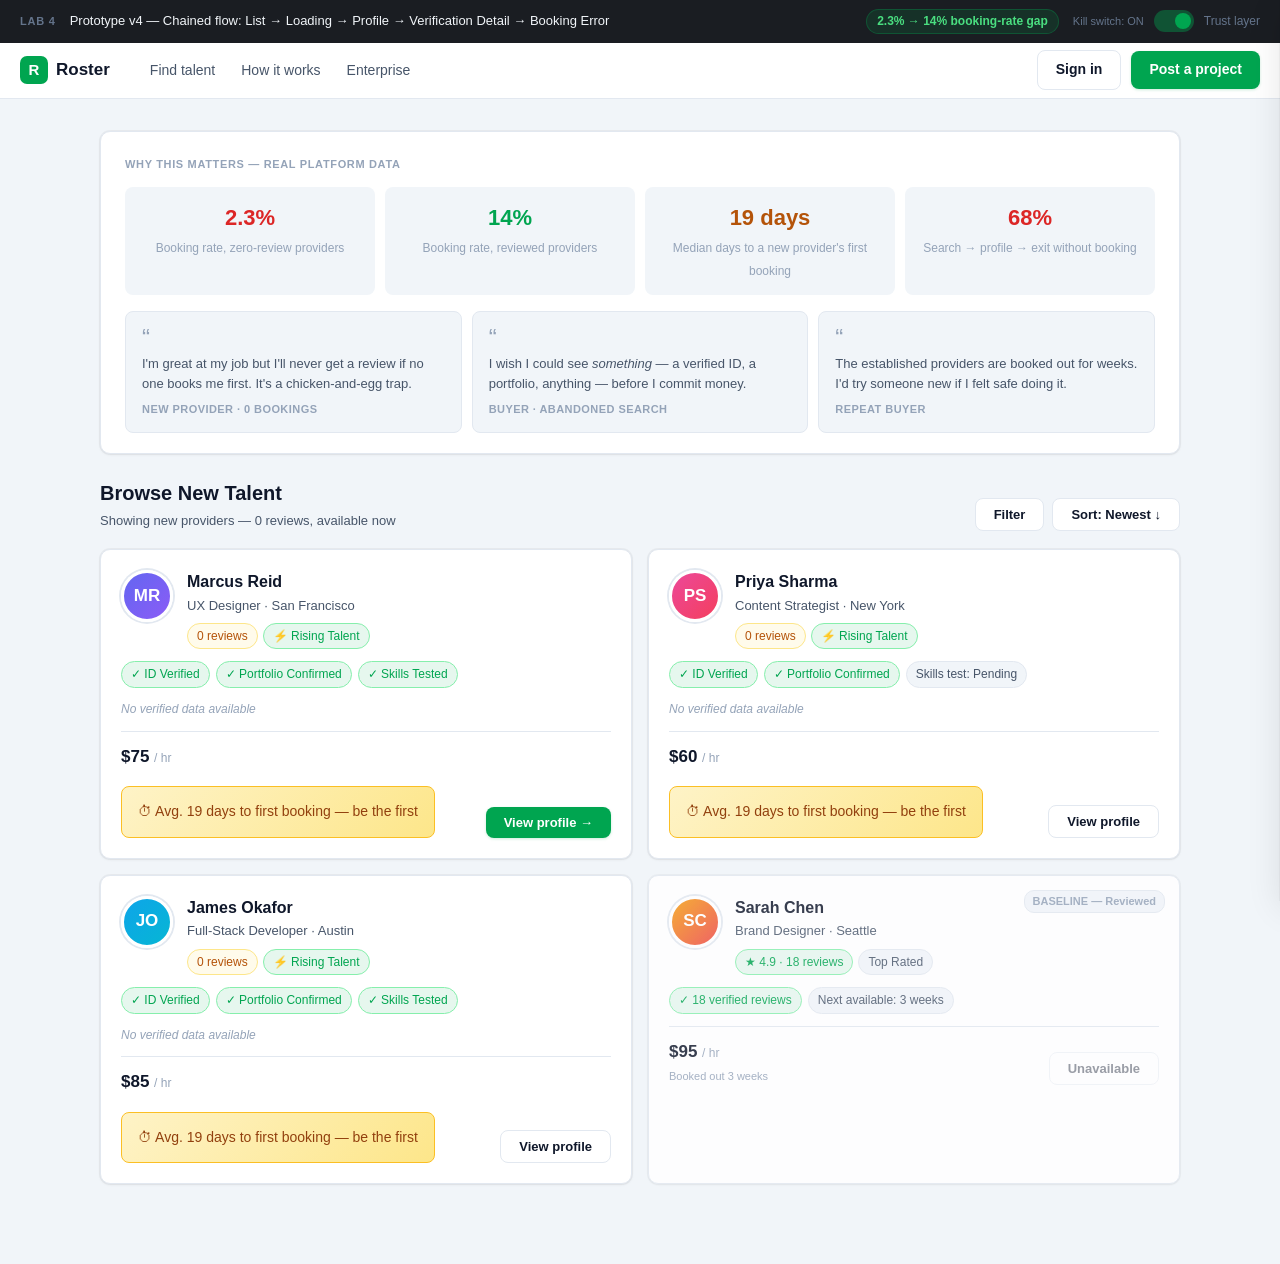
<file: 03-chaining/prototype-v4/index.html>
<!DOCTYPE html>
<html lang="en">
<head>
  <meta charset="UTF-8">
  <meta name="viewport" content="width=device-width, initial-scale=1.0">
  <title>Roster · Lab 4 — Chained Flow</title>
  <style>
    *, *::before, *::after { box-sizing: border-box; margin: 0; padding: 0; }

    :root {
      --paper:       #ffffff;
      --paper2:      #f1f5f9;
      --ink:         #0f172a;
      --ink2:        #475569;
      --ink3:        #94a3b8;
      --border:      #e2e8f0;
      --green:       #00a550;
      --green-bg:    #e6f7ee;
      --amber:       #b45309;
      --amber-bg:    #fffbeb;
      --amber-bdr:   #fde68a;
      --red:         #dc2626;
      --red-bg:      #fef2f2;
      --blue:        #2563eb;
      --blue-bg:     #eff6ff;
      --cta:         #00a550;
      --cta-hover:   #008f44;
      --radius:      10px;
      --radius-sm:   8px;
      --shadow:      0 1px 3px rgba(0,0,0,.06), 0 0 0 1px rgba(0,0,0,.04);
      --shadow-lg:   0 8px 32px rgba(0,0,0,.10), 0 0 0 1px rgba(0,0,0,.04);
    }

    body {
      font-family: 'Inter', -apple-system, BlinkMacSystemFont, 'Segoe UI', Helvetica, Arial, sans-serif;
      font-size: 15px;
      line-height: 1.55;
      color: var(--ink);
      background: var(--paper2);
    }

    /* ── Trust Toggle Mechanism ─────────────────────────────── */
    .trust-off-msg  { display: none; }
    body.trust-off .trust-visible  { display: none !important; }
    body.trust-off .trust-off-msg  { display: flex !important; }

    /* ── Demo Bar ───────────────────────────────────────────── */
    .demo-bar {
      position: sticky; top: 0; z-index: 100;
      background: #1a1d22; color: #fff;
      padding: 9px 20px;
      display: flex; align-items: center; gap: 14px; flex-wrap: wrap;
    }
    .demo-lab   { font-size: 11px; font-weight: 700; letter-spacing: .07em; color: #64748b; text-transform: uppercase; }
    .demo-hyp   { font-size: 13px; font-weight: 500; color: #f1f5f9; flex: 1; }
    .demo-metric {
      font-size: 12px; font-weight: 600;
      background: rgba(0,165,80,.15); color: #4ade80;
      border: 1px solid rgba(0,165,80,.3); border-radius: 20px; padding: 2px 10px;
    }
    .demo-right { display: flex; align-items: center; gap: 10px; }
    .ks-label   { font-size: 11px; color: #64748b; white-space: nowrap; }

    .toggle { position: relative; width: 40px; height: 22px; cursor: pointer; }
    .toggle input { opacity: 0; width: 0; height: 0; position: absolute; }
    .toggle-slider {
      position: absolute; inset: 0; background: #374151; border-radius: 11px; transition: background .2s;
    }
    .toggle-slider::before {
      content: ''; position: absolute;
      width: 16px; height: 16px; left: 3px; top: 3px;
      background: #6b7280; border-radius: 50%; transition: transform .2s, background .2s;
    }
    .toggle input:checked + .toggle-slider { background: rgba(0,165,80,.4); }
    .toggle input:checked + .toggle-slider::before { transform: translateX(18px); background: #00a550; }

    /* ── Kill-switch OFF banner ─────────────────────────────── */
    .trust-off-banner {
      display: none;
      background: #1e1208; color: #fde68a;
      font-size: 13px; padding: 9px 20px;
      align-items: center; justify-content: center; gap: 8px;
      border-bottom: 1px solid #92400e;
    }
    body.trust-off .trust-off-banner { display: flex; }

    /* ── Nav ────────────────────────────────────────────────── */
    nav {
      background: var(--paper); border-bottom: 1px solid var(--border);
      padding: 0 20px; display: flex; align-items: center; height: 56px; gap: 28px;
    }
    .logo {
      display: flex; align-items: center; gap: 8px;
      font-weight: 700; font-size: 17px; color: var(--ink); text-decoration: none;
    }
    .logo-mark {
      width: 28px; height: 28px; background: var(--green); color: #fff;
      border-radius: 7px; display: flex; align-items: center; justify-content: center;
      font-size: 15px; font-weight: 700;
    }
    .nav-links { display: flex; gap: 2px; list-style: none; }
    .nav-links a {
      font-size: 14px; color: var(--ink2); text-decoration: none;
      padding: 6px 12px; border-radius: var(--radius-sm); transition: background .15s;
    }
    .nav-links a:hover { background: var(--paper2); }
    .nav-right { margin-left: auto; display: flex; align-items: center; gap: 10px; }

    /* ── Buttons ────────────────────────────────────────────── */
    .btn {
      display: inline-flex; align-items: center; justify-content: center; gap: 6px;
      padding: 8px 18px; border-radius: var(--radius-sm);
      font-size: 14px; font-weight: 600; cursor: pointer; border: none;
      transition: background .15s, transform .1s; text-decoration: none; font-family: inherit;
    }
    .btn:active { transform: scale(.98); }
    .btn-primary { background: var(--cta); color: #fff; box-shadow: 0 1px 3px rgba(0,165,80,.2); }
    .btn-primary:hover { background: var(--cta-hover); }
    .btn-secondary { background: var(--paper); color: var(--ink); border: 1px solid var(--border); }
    .btn-secondary:hover { background: var(--paper2); }
    .btn-full { width: 100%; padding: 12px 18px; }

    /* ── Layout ─────────────────────────────────────────────── */
    .main { max-width: 1120px; margin: 0 auto; padding: 32px 20px 80px; }

    /* ── Cards ──────────────────────────────────────────────── */
    .card {
      background: var(--paper); border: 1px solid var(--border);
      border-radius: var(--radius); padding: 22px 24px; box-shadow: var(--shadow);
    }
    .card + .card { margin-top: 16px; }
    .card-title {
      font-size: 11px; font-weight: 700; letter-spacing: .06em;
      text-transform: uppercase; color: var(--ink3); margin-bottom: 16px;
    }

    /* ── Pills ──────────────────────────────────────────────── */
    .pill {
      display: inline-flex; align-items: center; gap: 4px;
      font-size: 12px; font-weight: 500; padding: 3px 9px; border-radius: 20px;
      background: var(--paper2); border: 1px solid var(--border); color: var(--ink2);
    }
    .pill-amber { background: var(--amber-bg); border-color: var(--amber-bdr); color: var(--amber); }
    .pill-green { background: var(--green-bg); border-color: #86efac;            color: var(--green); }
    .pill-red   { background: var(--red-bg);   border-color: #fca5a5;            color: var(--red); }

    /* ── View Router ────────────────────────────────────────── */
    [data-view="b"] .view-a,
    [data-view="c"] .view-a,
    [data-view="d"] .view-a,
    [data-view="e"] .view-a { display: none; }

    [data-view="a"] .view-b,
    [data-view="c"] .view-b,
    [data-view="d"] .view-b,
    [data-view="e"] .view-b { display: none; }

    [data-view="a"] .view-c,
    [data-view="b"] .view-c,
    [data-view="d"] .view-c,
    [data-view="e"] .view-c { display: none; }

    [data-view="a"] .view-d,
    [data-view="b"] .view-d,
    [data-view="c"] .view-d,
    [data-view="e"] .view-d { display: none; }

    [data-view="a"] .view-e,
    [data-view="b"] .view-e,
    [data-view="c"] .view-e,
    [data-view="d"] .view-e { display: none; }


    /* ═══════════════════════════════════════════════════════════
       VIEW A — SEARCH
       ═══════════════════════════════════════════════════════════ */

    /* Problem context banner */
    .problem-banner {
      background: var(--paper); border: 1px solid var(--border);
      border-radius: var(--radius); padding: 24px 24px 20px; margin-bottom: 24px;
      box-shadow: var(--shadow);
    }
    .problem-banner-label {
      font-size: 11px; font-weight: 700; letter-spacing: .06em;
      text-transform: uppercase; color: var(--ink3); margin-bottom: 14px;
    }

    .stats-row {
      display: grid; grid-template-columns: repeat(4,1fr); gap: 10px; margin-bottom: 16px;
    }
    .stat-cell {
      text-align: center; padding: 14px 10px;
      background: var(--paper2); border-radius: var(--radius-sm);
    }
    .stat-val { font-size: 22px; font-weight: 700; display: block; }
    .stat-val.danger { color: var(--red); }
    .stat-val.warn   { color: var(--amber); }
    .stat-val.good   { color: var(--green); }
    .stat-lbl { font-size: 12px; color: var(--ink3); margin-top: 3px; line-height: 1.4; }

    .quotes-row { display: grid; grid-template-columns: repeat(3,1fr); gap: 10px; }
    .quote-chip {
      background: var(--paper2); border: 1px solid var(--border);
      border-radius: var(--radius-sm); padding: 14px 16px;
      font-size: 13px; color: var(--ink2); line-height: 1.5;
      position: relative;
    }
    .quote-chip::before {
      content: '\201C'; font-size: 24px; line-height: 1;
      color: var(--ink3); display: block; margin-bottom: 4px;
    }
    .quote-chip cite {
      display: block; font-style: normal; font-size: 11px; font-weight: 600;
      color: var(--ink3); margin-top: 8px; text-transform: uppercase; letter-spacing: .04em;
    }

    /* Search header */
    .search-header {
      display: flex; align-items: flex-end; justify-content: space-between; margin-bottom: 18px;
    }
    .search-header h1 { font-size: 20px; font-weight: 700; }
    .search-header p  { font-size: 13px; color: var(--ink2); margin-top: 2px; }

    /* Freelancer card grid */
    .freelancer-grid { display: grid; grid-template-columns: repeat(2,1fr); gap: 16px; }

    .f-card {
      background: var(--paper); border: 1px solid var(--border);
      border-radius: var(--radius); padding: 20px; box-shadow: var(--shadow);
      cursor: pointer; transition: box-shadow .2s, border-color .2s; position: relative;
    }
    .f-card:hover  { box-shadow: var(--shadow-lg); border-color: #c7d2e0; }
    .f-card:focus  { outline: 2px solid var(--green); outline-offset: 2px; }

    .f-card-top {
      display: flex; align-items: flex-start; gap: 14px; margin-bottom: 12px;
    }
    .avatar {
      flex-shrink: 0; width: 52px; height: 52px; border-radius: 50%;
      display: flex; align-items: center; justify-content: center;
      font-size: 17px; font-weight: 700; color: #fff;
      border: 3px solid var(--paper); box-shadow: 0 0 0 2px var(--border);
    }
    .f-card-meta h2  { font-size: 16px; font-weight: 700; }
    .f-card-meta p   { font-size: 13px; color: var(--ink2); margin-top: 1px; }
    .f-card-pills    { display: flex; flex-wrap: wrap; gap: 5px; margin-top: 7px; }

    .trust-strip     { display: flex; flex-wrap: wrap; gap: 6px; margin-bottom: 12px; }
    .trust-strip-empty { font-size: 12px; color: var(--ink3); font-style: italic; align-items: center; }

    .f-card-footer {
      display: flex; align-items: flex-end; justify-content: space-between;
      padding-top: 12px; border-top: 1px solid var(--border);
    }
    .price      { font-size: 17px; font-weight: 700; }
    .price small { font-size: 12px; font-weight: 400; color: var(--ink3); }
    .first-note  { font-size: 11px; color: var(--amber); margin-top: 3px; }

    .baseline-tag {
      position: absolute; top: 14px; right: 14px;
      font-size: 11px; background: var(--paper2); border: 1px solid var(--border);
      border-radius: 10px; padding: 2px 8px; color: var(--ink3); font-weight: 600;
    }


    /* ═══════════════════════════════════════════════════════════
       VIEW B — PROFILE
       ═══════════════════════════════════════════════════════════ */

    .back-link {
      display: inline-flex; align-items: center; gap: 6px;
      font-size: 14px; color: var(--ink2); text-decoration: none;
      margin-bottom: 20px; cursor: pointer; transition: color .15s;
    }
    .back-link:hover { color: var(--ink); }

    .profile-layout {
      display: grid; grid-template-columns: 1fr 340px; gap: 28px; align-items: start;
    }

    /* Hero */
    .hero {
      background: var(--paper); border: 1px solid var(--border);
      border-radius: var(--radius); padding: 24px; box-shadow: var(--shadow); margin-bottom: 16px;
    }
    .hero-top { display: flex; align-items: flex-start; gap: 16px; margin-bottom: 0; }
    .avatar-lg {
      flex-shrink: 0; width: 80px; height: 80px; border-radius: 50%;
      display: flex; align-items: center; justify-content: center;
      font-size: 26px; font-weight: 700; color: #fff;
      border: 3px solid var(--paper); box-shadow: 0 0 0 2px var(--border);
    }
    .hero-meta h1 { font-size: 22px; font-weight: 700; }
    .hero-meta p  { font-size: 15px; color: var(--ink2); margin-top: 2px; }
    .hero-pills   { display: flex; flex-wrap: wrap; gap: 6px; margin-top: 10px; }

    .hero-trust-grid {
      display: grid; grid-template-columns: repeat(3,1fr); gap: 10px;
      padding-top: 16px; margin-top: 16px; border-top: 1px solid var(--border);
    }
    .trust-stat .value { font-size: 17px; font-weight: 700; }
    .trust-stat .label { font-size: 12px; color: var(--ink3); margin-top: 2px; }

    /* Voice quote */
    blockquote.voice {
      border-left: 3px solid var(--green); padding: 10px 16px;
      margin-top: 16px; background: var(--green-bg);
      border-radius: 0 var(--radius-sm) var(--radius-sm) 0;
      font-size: 14px; font-style: italic; color: var(--ink2); line-height: 1.65;
    }
    blockquote.voice cite {
      display: block; font-style: normal; font-size: 12px;
      font-weight: 600; color: var(--green); margin-top: 8px;
    }

    /* Portfolio */
    .portfolio-grid { display: grid; grid-template-columns: repeat(3,1fr); gap: 12px; }
    .portfolio-tile {
      border-radius: var(--radius-sm); overflow: hidden; cursor: pointer;
      border: 1px solid var(--border); transition: box-shadow .15s;
    }
    .portfolio-tile:hover  { box-shadow: var(--shadow-lg); }
    .portfolio-tile:focus  { outline: 2px solid var(--green); outline-offset: 2px; }
    .p-thumb {
      height: 88px; display: flex; align-items: center; justify-content: center;
      font-size: 20px; font-weight: 700; color: rgba(255,255,255,.65);
    }
    .p-info { padding: 10px 12px; background: var(--paper); }
    .p-info h4 { font-size: 13px; font-weight: 600; }
    .p-badge {
      display: inline-flex; align-items: center; gap: 3px;
      font-size: 11px; font-weight: 600; padding: 2px 7px;
      border-radius: 10px; margin-top: 4px;
    }
    .p-badge.confirmed    { background: var(--green-bg); color: var(--green); }
    .p-badge.self-reported { background: var(--paper2); color: var(--ink3); border: 1px solid var(--border); }

    /* Reputation */
    .rep-row {
      display: flex; align-items: center; gap: 14px;
      padding: 12px 0; border-bottom: 1px solid var(--border);
    }
    .rep-row:last-child { border-bottom: none; }
    .rep-icon {
      width: 36px; height: 36px; border-radius: 8px;
      display: flex; align-items: center; justify-content: center;
      font-size: 12px; font-weight: 700; color: #fff; flex-shrink: 0;
    }
    .rep-body          { flex: 1; }
    .rep-body strong   { font-size: 14px; display: block; }
    .rep-body span     { font-size: 12px; color: var(--ink2); }
    .rep-badge {
      font-size: 12px; font-weight: 600; color: var(--green);
      background: var(--green-bg); border-radius: 10px; padding: 2px 8px; white-space: nowrap;
    }

    /* Honest limits */
    .honest-limits {
      background: var(--amber-bg); border: 1px solid var(--amber-bdr);
      border-radius: var(--radius); padding: 18px 20px; margin-top: 16px;
    }
    .honest-limits h3 {
      font-size: 13px; font-weight: 700; color: var(--amber);
      margin-bottom: 12px; display: flex; align-items: center; gap: 6px;
    }
    .hl-row { display: grid; grid-template-columns: 1fr 1fr; gap: 16px; }
    .hl-col h4 { font-size: 12px; font-weight: 700; color: var(--ink2); margin-bottom: 6px; }
    .hl-col ul { list-style: none; }
    .hl-col li { font-size: 13px; color: var(--ink2); padding: 3px 0 3px 18px; position: relative; }
    .hl-col li::before { content: attr(data-icon); position: absolute; left: 0; }

    /* Vouches */
    .vouch-item {
      border: 1px solid var(--border); border-radius: var(--radius-sm);
      overflow: hidden; margin-bottom: 8px;
    }
    .vouch-hdr {
      display: flex; align-items: center; gap: 12px; padding: 14px 16px;
      cursor: pointer; background: var(--paper); user-select: none; transition: background .15s;
    }
    .vouch-hdr:hover { background: var(--paper2); }
    .vouch-hdr:focus { outline: 2px solid var(--green); outline-offset: -2px; }
    .v-avatar {
      width: 36px; height: 36px; border-radius: 50%;
      display: flex; align-items: center; justify-content: center;
      font-size: 13px; font-weight: 700; color: #fff; flex-shrink: 0;
    }
    .v-meta         { flex: 1; }
    .v-meta strong  { font-size: 14px; display: block; }
    .v-meta span    { font-size: 12px; color: var(--ink2); }
    .v-chevron { color: var(--ink3); transition: transform .2s; font-size: 10px; }
    .vouch-item[data-open] .v-chevron { transform: rotate(90deg); }

    .vouch-body { display: none; padding: 0 16px 14px; border-top: 1px solid var(--border); background: var(--paper); }
    .vouch-item[data-open] .vouch-body { display: block; }
    .vouch-body blockquote { font-size: 14px; color: var(--ink2); font-style: italic; line-height: 1.65; padding: 12px 0; }
    .vouch-verify { display: flex; align-items: center; gap: 6px; font-size: 12px; color: var(--green); font-weight: 500; }

    /* Sidebar */
    .sidebar { position: sticky; top: 72px; }

    .ring-wrap { display: flex; flex-direction: column; align-items: center; margin-bottom: 18px; }
    .ring-svg  { width: 120px; height: 120px; }
    .ring-bg   { fill: none; stroke: #e2e8f0; stroke-width: 10; }
    .ring-fill {
      fill: none; stroke: var(--green); stroke-width: 10; stroke-linecap: round;
      transform: rotate(-90deg); transform-origin: 50% 50%;
      transition: stroke-dashoffset .6s ease;
    }
    .ring-lbl    { font-size: 20px; font-weight: 700; font-family: inherit; fill: var(--ink);  text-anchor: middle; dominant-baseline: middle; }
    .ring-sublbl { font-size: 11px; font-family: inherit;                   fill: var(--ink3); text-anchor: middle; dominant-baseline: middle; }

    .rising-chip {
      display: inline-flex; align-items: center; gap: 5px;
      background: linear-gradient(135deg,#fef3c7,#fde68a);
      border: 1px solid #fbbf24; color: #92400e;
      font-size: 12px; font-weight: 700; padding: 4px 12px; border-radius: 20px; margin-top: 8px;
    }

    .badge-list { list-style: none; margin-bottom: 14px; }
    .badge-btn {
      display: flex; align-items: center; gap: 10px;
      width: 100%; padding: 9px 10px; background: none; border: none;
      border-radius: var(--radius-sm); cursor: pointer;
      font-size: 13px; color: var(--ink); text-align: left; font-family: inherit;
      transition: background .15s;
    }
    .badge-btn:hover { background: var(--paper2); }
    .badge-btn:focus-visible { outline: 2px solid var(--green); outline-offset: 2px; }
    .b-icon {
      width: 28px; height: 28px; border-radius: 7px;
      display: flex; align-items: center; justify-content: center;
      font-size: 14px; flex-shrink: 0;
    }
    .b-icon.ok      { background: var(--green-bg); color: var(--green); }
    .b-icon.pending { background: var(--amber-bg); color: var(--amber); }
    .b-icon.unavail { background: var(--paper2); color: var(--ink3); }
    .b-text         { flex: 1; }
    .b-text strong  { display: block; font-weight: 600; font-size: 13px; }
    .b-text span    { font-size: 11px; color: var(--ink3); }
    .b-arrow        { color: var(--ink3); font-size: 10px; }

    .risk-box {
      background: var(--green-bg); border: 1px solid #86efac;
      border-radius: var(--radius-sm); padding: 14px 16px; margin-bottom: 14px;
    }
    .risk-box h4 {
      font-size: 11px; font-weight: 700; color: var(--green);
      text-transform: uppercase; letter-spacing: .05em; margin-bottom: 8px;
    }
    .risk-box ul { list-style: none; }
    .risk-box li { font-size: 13px; color: var(--ink2); padding: 3px 0 3px 18px; position: relative; }
    .risk-box li::before { content: '✓'; position: absolute; left: 0; color: var(--green); font-weight: 700; }

    .cta-wrap  { display: flex; flex-direction: column; gap: 8px; }
    .slot-note { font-size: 12px; color: var(--ink3); text-align: center; margin-top: 4px; }

    .sidebar-empty {
      background: var(--paper); border: 1px solid var(--amber-bdr);
      border-radius: var(--radius); padding: 24px; text-align: center;
    }
    .sidebar-empty h3 { font-size: 16px; font-weight: 700; color: var(--amber); margin-bottom: 8px; }
    .sidebar-empty p  { font-size: 14px; color: var(--ink2); line-height: 1.6; }
    .sidebar-stat     { font-size: 32px; font-weight: 700; color: var(--red); margin: 12px 0 4px; }

    /* ── Badge Drawer ───────────────────────────────────────── */
    .overlay {
      display: none; position: fixed; inset: 0;
      background: rgba(0,0,0,.4); z-index: 200;
    }
    .overlay.active { display: block; }

    .drawer {
      position: fixed; top: 0; right: 0; bottom: 0; width: 400px;
      background: var(--paper); z-index: 300;
      transform: translateX(100%); transition: transform .25s ease;
      overflow-y: auto; box-shadow: var(--shadow-lg);
    }
    .drawer.open { transform: translateX(0); }

    .drawer-hdr {
      padding: 20px 20px 16px; border-bottom: 1px solid var(--border);
      display: flex; align-items: flex-start; gap: 12px;
    }
    .drawer-hdr-icon {
      width: 40px; height: 40px; border-radius: 10px;
      display: flex; align-items: center; justify-content: center; font-size: 20px; flex-shrink: 0;
    }
    .drawer-hdr-text      { flex: 1; }
    .drawer-hdr-text h2   { font-size: 16px; font-weight: 700; }
    .drawer-hdr-text p    { font-size: 13px; color: var(--ink2); margin-top: 2px; }
    .drawer-close {
      background: none; border: none; font-size: 22px; cursor: pointer;
      color: var(--ink3); padding: 2px; line-height: 1;
    }
    .drawer-body { padding: 20px; }

    .receipt-tbl { width: 100%; border-collapse: collapse; font-size: 13px; margin-bottom: 14px; }
    .receipt-tbl tr   { border-bottom: 1px solid var(--border); }
    .receipt-tbl tr:last-child { border-bottom: none; }
    .receipt-tbl td   { padding: 9px 4px; color: var(--ink2); }
    .receipt-tbl td:last-child { text-align: right; font-weight: 600; color: var(--ink); }

    .drawer-note {
      font-size: 13px; color: var(--ink2); background: var(--paper2);
      border-radius: var(--radius-sm); padding: 12px 14px; line-height: 1.55;
    }

    /* ── Booking Modal ──────────────────────────────────────── */
    .modal-wrap {
      display: none; position: fixed; inset: 0; z-index: 400;
      align-items: center; justify-content: center; padding: 20px;
    }
    .modal-wrap.active { display: flex; }
    .modal {
      background: var(--paper); border-radius: var(--radius);
      box-shadow: var(--shadow-lg); width: 100%; max-width: 520px;
      max-height: 90vh; overflow-y: auto;
    }
    .modal-hdr {
      padding: 20px 20px 16px; border-bottom: 1px solid var(--border);
      display: flex; align-items: center; justify-content: space-between;
    }
    .modal-hdr h2  { font-size: 17px; font-weight: 700; }
    .modal-close {
      background: none; border: none; font-size: 22px; cursor: pointer;
      color: var(--ink3); line-height: 1;
    }
    .step-dots { display: flex; gap: 6px; align-items: center; padding: 14px 20px 0; }
    .step-dot  { width: 8px; height: 8px; border-radius: 50%; background: var(--border); transition: all .2s; }
    .step-dot.active { background: var(--green); width: 20px; border-radius: 4px; }

    .modal-body   { padding: 20px; }
    .modal-footer { padding: 14px 20px 20px; border-top: 1px solid var(--border); display: flex; justify-content: flex-end; gap: 10px; flex-wrap: wrap; align-items: center; }
    .modal-failure-link {
      width: 100%; text-align: right;
      font-size: 12px; color: var(--ink3); margin-top: 6px;
    }
    .modal-failure-link a {
      color: var(--red); text-decoration: none; cursor: pointer;
    }
    .modal-failure-link a:hover { text-decoration: underline; }

    .form-group { margin-bottom: 14px; }
    .form-group label { display: block; font-size: 13px; font-weight: 600; margin-bottom: 5px; }
    .form-group input,
    .form-group textarea,
    .form-group select {
      width: 100%; padding: 9px 12px; border: 1px solid var(--border);
      border-radius: var(--radius-sm); font-size: 14px; font-family: inherit;
      color: var(--ink); background: var(--paper); outline: none; transition: border-color .15s;
    }
    .form-group input:focus,
    .form-group textarea:focus,
    .form-group select:focus {
      border-color: var(--green); box-shadow: 0 0 0 3px rgba(0,165,80,.12);
    }
    .form-group textarea { resize: vertical; min-height: 80px; }

    .prot-list { list-style: none; }
    .prot-item {
      display: flex; align-items: flex-start; gap: 12px;
      padding: 14px 0; border-bottom: 1px solid var(--border);
    }
    .prot-item:last-child { border-bottom: none; }
    .prot-icon {
      width: 36px; height: 36px; border-radius: 8px;
      display: flex; align-items: center; justify-content: center;
      font-size: 18px; flex-shrink: 0;
    }
    .prot-body strong { font-size: 14px; display: block; }
    .prot-body p      { font-size: 13px; color: var(--ink2); margin-top: 2px; }

    .success-wrap { text-align: center; padding: 28px 16px 8px; }
    .success-icon {
      width: 64px; height: 64px; background: var(--green-bg); border-radius: 50%;
      display: flex; align-items: center; justify-content: center;
      font-size: 28px; margin: 0 auto 14px;
    }
    .success-wrap h2 { font-size: 20px; font-weight: 700; margin-bottom: 8px; }
    .success-wrap p  { font-size: 14px; color: var(--ink2); line-height: 1.6; }
    .first-note {
      margin-top: 16px; background: linear-gradient(135deg,#fef3c7,#fde68a);
      border: 1px solid #fbbf24; border-radius: var(--radius-sm);
      padding: 14px 16px; font-size: 14px; color: #92400e; font-weight: 500;
      text-align: left; line-height: 1.55;
    }

    /* ── Portfolio Modal ────────────────────────────────────── */
    .p-modal-thumb {
      height: 140px; display: flex; align-items: center; justify-content: center;
      font-size: 28px; font-weight: 700; color: rgba(255,255,255,.65);
      border-radius: var(--radius-sm); margin-bottom: 14px;
    }
    .p-detail-grid {
      display: grid; grid-template-columns: repeat(3,1fr);
      gap: 10px; margin: 12px 0;
    }
    .p-stat { text-align: center; background: var(--paper2); border-radius: var(--radius-sm); padding: 12px; }
    .p-stat .val { font-size: 15px; font-weight: 700; }
    .p-stat .lbl { font-size: 11px; color: var(--ink3); margin-top: 2px; }

    /* ── Mobile sticky CTA ──────────────────────────────────── */
    .mobile-cta {
      display: none; position: fixed; bottom: 0; left: 0; right: 0;
      background: var(--paper); border-top: 1px solid var(--border);
      padding: 12px 20px; z-index: 50; gap: 12px; align-items: center;
    }


    /* ═══════════════════════════════════════════════════════════
       VIEW C — PROFILE LOADING
       ═══════════════════════════════════════════════════════════ */

    @keyframes shimmer {
      0%   { background-position: -600px 0; }
      100% { background-position: 600px 0; }
    }

    .skeleton {
      background: linear-gradient(90deg, #f1f5f9 25%, #e2e8f0 50%, #f1f5f9 75%);
      background-size: 1200px 100%;
      animation: shimmer 1.6s infinite linear;
      border-radius: 4px;
      display: block;
    }

    .loading-card {
      background: var(--paper); border: 1px solid var(--border);
      border-radius: var(--radius); padding: 28px 28px 24px; box-shadow: var(--shadow);
      max-width: 640px;
    }

    .loading-hero-top {
      display: flex; align-items: flex-start; gap: 18px; margin-bottom: 24px;
    }

    .loading-avatar {
      flex-shrink: 0; width: 80px; height: 80px; border-radius: 50%;
      display: flex; align-items: center; justify-content: center;
      font-size: 26px; font-weight: 700; color: #fff;
      border: 3px solid var(--paper); box-shadow: 0 0 0 2px var(--border);
      opacity: .55;
    }

    .loading-meta { flex: 1; padding-top: 4px; }

    .loading-trust-rows { border-top: 1px solid var(--border); padding-top: 18px; }
    .loading-trust-row {
      display: flex; align-items: center; gap: 12px; margin-bottom: 12px;
    }
    .loading-trust-row:last-child { margin-bottom: 0; }

    .loading-caption {
      font-size: 13px; color: var(--ink3); text-align: center; margin-top: 20px;
    }


    /* ═══════════════════════════════════════════════════════════
       VIEW D — VERIFICATION DETAIL
       ═══════════════════════════════════════════════════════════ */

    .vd-layout { max-width: 720px; }

    .vd-page-title {
      font-size: 22px; font-weight: 700; color: var(--ink); margin-bottom: 4px;
    }
    .vd-page-sub {
      font-size: 14px; color: var(--ink2); margin-bottom: 24px;
    }

    .vd-row {
      display: flex; align-items: flex-start; gap: 14px;
      padding: 16px 0; border-bottom: 1px solid var(--border);
    }
    .vd-row:last-child { border-bottom: none; }

    .vd-body { flex: 1; }
    .vd-body-top {
      display: flex; align-items: center; gap: 10px; margin-bottom: 4px; flex-wrap: wrap;
    }
    .vd-name {
      font-size: 14px; font-weight: 700; color: var(--ink);
    }
    .vd-proof {
      font-size: 13px; color: var(--ink2); line-height: 1.5;
    }

    .vd-note {
      background: var(--amber-bg); border: 1px solid var(--amber-bdr);
      border-radius: var(--radius-sm); padding: 14px 16px; margin-top: 20px;
    }
    .vd-note p { font-size: 13px; color: var(--amber); line-height: 1.55; }
    .vd-note strong { font-weight: 700; }

    /* ── Ring clickable hint ──── */
    .ring-wrap-btn {
      background: none; border: none; cursor: pointer;
      padding: 8px 12px; margin: -8px -12px;
      font-family: inherit;
      display: flex; flex-direction: column; align-items: center;
      border-radius: var(--radius-sm); transition: background .15s;
    }
    .ring-wrap-btn:hover { background: var(--green-bg); }
    .ring-wrap-btn:focus-visible { outline: 2px solid var(--green); outline-offset: 4px; border-radius: var(--radius-sm); }
    .ring-hint {
      font-size: 12px; color: var(--ink2); margin-top: 4px;
      display: flex; align-items: center; gap: 3px;
    }


    /* ═══════════════════════════════════════════════════════════
       VIEW E — BOOKING ERROR
       ═══════════════════════════════════════════════════════════ */

    .error-card {
      background: var(--paper); border: 1px solid var(--border);
      border-radius: var(--radius); box-shadow: var(--shadow);
      overflow: hidden; max-width: 560px;
    }
    .error-card-stripe {
      height: 5px; background: var(--red);
    }
    .error-card-body { padding: 32px 32px 28px; }

    .error-icon-wrap {
      width: 56px; height: 56px; border-radius: 50%;
      background: var(--red-bg); border: 1px solid #fca5a5;
      display: flex; align-items: center; justify-content: center;
      font-size: 24px; margin-bottom: 18px;
    }
    .error-heading {
      font-size: 20px; font-weight: 700; color: var(--ink); margin-bottom: 10px;
    }
    .error-body {
      font-size: 14px; color: var(--ink2); line-height: 1.65; margin-bottom: 8px;
    }
    .error-detail-box {
      background: var(--red-bg); border: 1px solid #fca5a5;
      border-radius: var(--radius-sm); padding: 12px 14px;
      margin: 16px 0; font-size: 13px; color: var(--red); line-height: 1.55;
    }
    .error-detail-box strong { font-weight: 700; }
    .error-actions {
      display: flex; gap: 10px; margin-top: 24px; flex-wrap: wrap;
    }


    /* ── Responsive ─────────────────────────────────────────── */
    @media (max-width: 960px) {
      .profile-layout { grid-template-columns: 1fr; }
      .sidebar { position: static; order: -1; }
      .mobile-cta { display: flex; }
    }
    @media (max-width: 700px) {
      .freelancer-grid  { grid-template-columns: 1fr; }
      .portfolio-grid   { grid-template-columns: repeat(2,1fr); }
      .stats-row        { grid-template-columns: repeat(2,1fr); }
      .quotes-row       { grid-template-columns: 1fr; }
      .hl-row           { grid-template-columns: 1fr; }
      .p-detail-grid    { grid-template-columns: repeat(2,1fr); }
    }
    @media (max-width: 480px) {
      .hero-trust-grid  { grid-template-columns: repeat(2,1fr); }
      .drawer           { width: 100%; }
    }
    @media (prefers-reduced-motion: reduce) {
      *, *::before, *::after { transition: none !important; animation: none !important; }
    }
    :focus-visible { outline: 2px solid var(--green); outline-offset: 2px; }
  </style>
</head>
<body data-view="a">

<!-- ── Demo Bar ────────────────────────────────────────────── -->
<div class="demo-bar" role="banner">
  <span class="demo-lab">Lab 4</span>
  <span class="demo-hyp">Prototype v4 — Chained flow: List → Loading → Profile → Verification Detail → Booking Error</span>
  <span class="demo-metric trust-visible">2.3% → 14% booking-rate gap</span>
  <div class="demo-right">
    <span class="ks-label" id="ksLabel">Kill switch: ON</span>
    <label class="toggle" aria-label="Toggle trust layer">
      <input type="checkbox" id="trustToggle" checked>
      <span class="toggle-slider"></span>
    </label>
    <span style="font-size:12px;color:#64748b;">Trust layer</span>
  </div>
</div>

<!-- ── Kill-switch OFF banner ──────────────────────────────── -->
<div class="trust-off-banner trust-off-msg" role="alert" aria-live="polite">
  <strong style="color:#f59e0b;">Trust layer OFF</strong>
  &nbsp;— This is the baseline experience users see today. 68% exit without booking.
</div>

<!-- ── Nav ─────────────────────────────────────────────────── -->
<nav>
  <a href="#" class="logo" onclick="showView('a'); return false;" aria-label="Roster home">
    <span class="logo-mark" aria-hidden="true">R</span>
    <span>Roster</span>
  </a>
  <ul class="nav-links">
    <li><a href="#">Find talent</a></li>
    <li><a href="#">How it works</a></li>
    <li><a href="#">Enterprise</a></li>
  </ul>
  <div class="nav-right">
    <a href="#" class="btn btn-secondary">Sign in</a>
    <a href="#" class="btn btn-primary">Post a project</a>
  </div>
</nav>


<!-- ══════════════════════════════════════════════════════════
     VIEW A — SEARCH RESULTS
     ══════════════════════════════════════════════════════════ -->
<div class="view-a">
<div class="main">

  <!-- Problem context -->
  <div class="problem-banner" role="region" aria-label="Trust gap context">
    <p class="problem-banner-label">Why this matters — real platform data</p>
    <div class="stats-row">
      <div class="stat-cell">
        <span class="stat-val danger">2.3%</span>
        <span class="stat-lbl">Booking rate, zero-review providers</span>
      </div>
      <div class="stat-cell">
        <span class="stat-val good">14%</span>
        <span class="stat-lbl">Booking rate, reviewed providers</span>
      </div>
      <div class="stat-cell">
        <span class="stat-val warn">19 days</span>
        <span class="stat-lbl">Median days to a new provider's first booking</span>
      </div>
      <div class="stat-cell">
        <span class="stat-val danger">68%</span>
        <span class="stat-lbl">Search → profile → exit without booking</span>
      </div>
    </div>
    <div class="quotes-row">
      <div class="quote-chip">
        I'm great at my job but I'll never get a review if no one books me first. It's a chicken-and-egg trap.
        <cite>New provider · 0 bookings</cite>
      </div>
      <div class="quote-chip">
        I wish I could see <em>something</em> — a verified ID, a portfolio, anything — before I commit money.
        <cite>Buyer · abandoned search</cite>
      </div>
      <div class="quote-chip">
        The established providers are booked out for weeks. I'd try someone new if I felt safe doing it.
        <cite>Repeat buyer</cite>
      </div>
    </div>
  </div>

  <!-- Search header -->
  <div class="search-header">
    <div>
      <h1>Browse New Talent</h1>
      <p>Showing new providers — 0 reviews, available now</p>
    </div>
    <div style="display:flex;gap:8px;">
      <button class="btn btn-secondary" style="font-size:13px;">Filter</button>
      <button class="btn btn-secondary" style="font-size:13px;">Sort: Newest ↓</button>
    </div>
  </div>

  <!-- Freelancer cards -->
  <div class="freelancer-grid" role="list">

    <!-- Card 1: Marcus Reid — focal (click → profile loading) -->
    <div class="f-card" role="listitem button" tabindex="0"
         onclick="showProfile()" onkeydown="if(event.key==='Enter')showProfile()"
         aria-label="View Marcus Reid's profile">
      <div class="f-card-top">
        <div class="avatar" style="background:linear-gradient(135deg,#6366f1,#8b5cf6);">MR</div>
        <div class="f-card-meta">
          <h2>Marcus Reid</h2>
          <p>UX Designer · San Francisco</p>
          <div class="f-card-pills">
            <span class="pill pill-amber">0 reviews</span>
            <span class="pill trust-visible pill-green">⚡ Rising Talent</span>
          </div>
        </div>
      </div>
      <div class="trust-strip trust-visible">
        <span class="pill pill-green">✓ ID Verified</span>
        <span class="pill pill-green">✓ Portfolio Confirmed</span>
        <span class="pill pill-green">✓ Skills Tested</span>
      </div>
      <div class="trust-off-msg trust-strip">
        <span class="trust-strip-empty">No verified data available</span>
      </div>
      <div class="f-card-footer">
        <div>
          <div class="price">$75 <small>/ hr</small></div>
          <div class="first-note trust-visible">⏱ Avg. 19 days to first booking — be the first</div>
        </div>
        <button class="btn btn-primary" onclick="event.stopPropagation();showProfile()" style="font-size:13px;">
          View profile →
        </button>
      </div>
    </div>

    <!-- Card 2: Priya Sharma -->
    <div class="f-card" role="listitem button" tabindex="0"
         onclick="showProfile()" onkeydown="if(event.key==='Enter')showProfile()"
         aria-label="View Priya Sharma's profile">
      <div class="f-card-top">
        <div class="avatar" style="background:linear-gradient(135deg,#ec4899,#f43f5e);">PS</div>
        <div class="f-card-meta">
          <h2>Priya Sharma</h2>
          <p>Content Strategist · New York</p>
          <div class="f-card-pills">
            <span class="pill pill-amber">0 reviews</span>
            <span class="pill trust-visible pill-green">⚡ Rising Talent</span>
          </div>
        </div>
      </div>
      <div class="trust-strip trust-visible">
        <span class="pill pill-green">✓ ID Verified</span>
        <span class="pill pill-green">✓ Portfolio Confirmed</span>
        <span class="pill">Skills test: Pending</span>
      </div>
      <div class="trust-off-msg trust-strip">
        <span class="trust-strip-empty">No verified data available</span>
      </div>
      <div class="f-card-footer">
        <div>
          <div class="price">$60 <small>/ hr</small></div>
          <div class="first-note trust-visible">⏱ Avg. 19 days to first booking — be the first</div>
        </div>
        <button class="btn btn-secondary" onclick="event.stopPropagation();" style="font-size:13px;">View profile</button>
      </div>
    </div>

    <!-- Card 3: James Okafor -->
    <div class="f-card" role="listitem button" tabindex="0"
         onclick="showProfile()" onkeydown="if(event.key==='Enter')showProfile()"
         aria-label="View James Okafor's profile">
      <div class="f-card-top">
        <div class="avatar" style="background:linear-gradient(135deg,#0ea5e9,#06b6d4);">JO</div>
        <div class="f-card-meta">
          <h2>James Okafor</h2>
          <p>Full-Stack Developer · Austin</p>
          <div class="f-card-pills">
            <span class="pill pill-amber">0 reviews</span>
            <span class="pill trust-visible pill-green">⚡ Rising Talent</span>
          </div>
        </div>
      </div>
      <div class="trust-strip trust-visible">
        <span class="pill pill-green">✓ ID Verified</span>
        <span class="pill pill-green">✓ Portfolio Confirmed</span>
        <span class="pill pill-green">✓ Skills Tested</span>
      </div>
      <div class="trust-off-msg trust-strip">
        <span class="trust-strip-empty">No verified data available</span>
      </div>
      <div class="f-card-footer">
        <div>
          <div class="price">$85 <small>/ hr</small></div>
          <div class="first-note trust-visible">⏱ Avg. 19 days to first booking — be the first</div>
        </div>
        <button class="btn btn-secondary" onclick="event.stopPropagation();" style="font-size:13px;">View profile</button>
      </div>
    </div>

    <!-- Card 4: Sarah Chen — reviewed BASELINE -->
    <div class="f-card" role="listitem" tabindex="0" style="opacity:.82;cursor:default;" aria-label="Sarah Chen - established provider baseline">
      <span class="baseline-tag">BASELINE — Reviewed</span>
      <div class="f-card-top">
        <div class="avatar" style="background:linear-gradient(135deg,#f59e0b,#ef4444);">SC</div>
        <div class="f-card-meta">
          <h2>Sarah Chen</h2>
          <p>Brand Designer · Seattle</p>
          <div class="f-card-pills">
            <span class="pill pill-green">★ 4.9 · 18 reviews</span>
            <span class="pill">Top Rated</span>
          </div>
        </div>
      </div>
      <div class="trust-strip">
        <span class="pill pill-green">✓ 18 verified reviews</span>
        <span class="pill">Next available: 3 weeks</span>
      </div>
      <div class="f-card-footer">
        <div>
          <div class="price">$95 <small>/ hr</small></div>
          <div style="font-size:11px;color:var(--ink3);margin-top:3px;">Booked out 3 weeks</div>
        </div>
        <button class="btn btn-secondary" style="font-size:13px;opacity:.5;cursor:not-allowed;" disabled aria-disabled="true">
          Unavailable
        </button>
      </div>
    </div>

  </div><!-- /freelancer-grid -->
</div><!-- /main -->
</div><!-- /view-a -->


<!-- ══════════════════════════════════════════════════════════
     VIEW B — FREELANCER PROFILE
     ══════════════════════════════════════════════════════════ -->
<div class="view-b">
<div class="main">

  <a class="back-link" onclick="showView('a'); return false;" href="#" role="link">
    <svg width="16" height="16" viewBox="0 0 16 16" fill="none" aria-hidden="true">
      <path d="M10 12L6 8l4-4" stroke="currentColor" stroke-width="1.5" stroke-linecap="round" stroke-linejoin="round"/>
    </svg>
    Back to Browse New Talent
  </a>

  <div class="profile-layout">

    <!-- ── Main Column ─────────────────────────────────────── -->
    <div class="profile-main">

      <!-- Hero -->
      <div class="hero">
        <div class="hero-top">
          <div class="avatar-lg" style="background:linear-gradient(135deg,#6366f1,#8b5cf6);">MR</div>
          <div class="hero-meta">
            <h1>Marcus Reid</h1>
            <p>UX Designer · San Francisco, CA</p>
            <div class="hero-pills">
              <span class="pill pill-amber">0 Reviews · New Provider</span>
              <span class="pill">Joined 3 weeks ago</span>
              <span class="pill trust-visible pill-green">⚡ Rising Talent — Week 3</span>
            </div>
          </div>
        </div>
        <div class="hero-trust-grid trust-visible" role="region" aria-label="Quick trust stats">
          <div class="trust-stat">
            <div class="value">94%</div>
            <div class="label">Response rate</div>
          </div>
          <div class="trust-stat">
            <div class="value">Passed</div>
            <div class="label">UX skills test</div>
          </div>
          <div class="trust-stat">
            <div class="value">&lt;2 hrs</div>
            <div class="label">Avg. reply time</div>
          </div>
        </div>
        <div class="trust-off-msg" style="margin-top:16px;padding-top:16px;border-top:1px solid var(--border);font-size:13px;color:var(--ink3);font-style:italic;display:flex;align-items:center;gap:6px;">
          ⚠ No verified trust signals — platform baseline. Enable trust layer to see verification.
        </div>
      </div>

      <!-- About -->
      <div class="card">
        <p class="card-title">About</p>
        <p style="color:var(--ink2);font-size:14px;line-height:1.65;">
          I'm a UX designer with 6 years of experience building product interfaces for fintech, health tech, and SaaS.
          I specialise in user research, information architecture, and high-fidelity Figma prototyping. I recently left
          a senior role at a Series B fintech to freelance full-time — I'm new to Roster but not new to the work.
        </p>
        <blockquote class="voice">
          I'm great at my job but I'll never get a review if no one books me first. It's a chicken-and-egg trap.
          <cite>— Marcus, New provider · 0 bookings on Roster</cite>
        </blockquote>
      </div>

      <!-- Portfolio -->
      <div class="card" style="margin-top:16px;">
        <p class="card-title">Portfolio</p>
        <div class="portfolio-grid">

          <div class="portfolio-tile" onclick="openPortfolio(0,this)" role="button" tabindex="0"
               aria-label="Open Fintech Dashboard case study">
            <div class="p-thumb" style="background:linear-gradient(135deg,#6366f1,#8b5cf6);">FD</div>
            <div class="p-info">
              <h4>Fintech Dashboard</h4>
              <span class="p-badge confirmed trust-visible">✓ Client-confirmed</span>
              <span class="p-badge self-reported trust-off-msg" style="display:none;">Self-reported</span>
            </div>
          </div>

          <div class="portfolio-tile" onclick="openPortfolio(1,this)" role="button" tabindex="0"
               aria-label="Open E-commerce App case study">
            <div class="p-thumb" style="background:linear-gradient(135deg,#0ea5e9,#6366f1);">EA</div>
            <div class="p-info">
              <h4>E-commerce Mobile App</h4>
              <span class="p-badge confirmed trust-visible">✓ Client-confirmed</span>
              <span class="p-badge self-reported trust-off-msg" style="display:none;">Self-reported</span>
            </div>
          </div>

          <div class="portfolio-tile" onclick="openPortfolio(2,this)" role="button" tabindex="0"
               aria-label="Open SaaS Onboarding case study">
            <div class="p-thumb" style="background:linear-gradient(135deg,#10b981,#0ea5e9);">SO</div>
            <div class="p-info">
              <h4>SaaS Onboarding Flow</h4>
              <span class="p-badge self-reported">Self-reported</span>
            </div>
          </div>

        </div>
      </div>

      <!-- Imported Reputation -->
      <div class="card" style="margin-top:16px;">
        <p class="card-title">Imported Reputation</p>
        <div class="trust-visible">
          <div class="rep-row">
            <div class="rep-icon" style="background:#0a66c2;">in</div>
            <div class="rep-body">
              <strong>LinkedIn — Work history verified</strong>
              <span>Senior UX Designer · Meridian Pay (2021–2024) · Lead Designer · Sprout Health (2019–2021)</span>
            </div>
            <span class="rep-badge">Matched ✓</span>
          </div>
          <div class="rep-row">
            <div class="rep-icon" style="background:#24292e;">GH</div>
            <div class="rep-body">
              <strong>GitHub — 3 public design-system repos</strong>
              <span>Active contributor · Last commit 4 days ago</span>
            </div>
            <span class="rep-badge">Verified ✓</span>
          </div>
          <div class="rep-row">
            <div class="rep-icon" style="background:#ff7262;">Be</div>
            <div class="rep-body">
              <strong>Behance — Portfolio linked</strong>
              <span>142 followers · 6 published projects</span>
            </div>
            <span class="rep-badge">Linked ✓</span>
          </div>
        </div>
        <div class="trust-off-msg" style="font-size:13px;color:var(--ink3);font-style:italic;padding:8px 0;display:flex;align-items:center;">
          External reputation signals not available in baseline view.
        </div>
      </div>

      <!-- Vouches -->
      <div class="card trust-visible" style="margin-top:16px;">
        <p class="card-title">Vouches from past collaborators</p>

        <div class="vouch-item">
          <div class="vouch-hdr" onclick="toggleVouch(this)" role="button" tabindex="0"
               aria-expanded="false" aria-controls="vouch-body-1">
            <div class="v-avatar" style="background:linear-gradient(135deg,#0ea5e9,#2563eb);">DP</div>
            <div class="v-meta">
              <strong>David Park</strong>
              <span>Product Lead · Stripe (worked together 2023)</span>
            </div>
            <span class="v-chevron" aria-hidden="true">▶</span>
          </div>
          <div class="vouch-body" id="vouch-body-1">
            <blockquote>"Marcus redesigned our internal tools dashboard while embedded with the team. He ran discovery sessions, delivered clear specs, and shipped ahead of schedule. I'd hire him again without hesitation."</blockquote>
            <div class="vouch-verify">
              <svg width="14" height="14" viewBox="0 0 14 14" fill="none" aria-hidden="true">
                <circle cx="7" cy="7" r="6.5" stroke="#00a550"/>
                <path d="M4 7l2 2 4-4" stroke="#00a550" stroke-width="1.5" stroke-linecap="round" stroke-linejoin="round"/>
              </svg>
              LinkedIn relationship verified · Roster confirmed connection
            </div>
          </div>
        </div>

        <div class="vouch-item">
          <div class="vouch-hdr" onclick="toggleVouch(this)" role="button" tabindex="0"
               aria-expanded="false" aria-controls="vouch-body-2">
            <div class="v-avatar" style="background:linear-gradient(135deg,#10b981,#0ea5e9);">LT</div>
            <div class="v-meta">
              <strong>Linda Torres</strong>
              <span>Founder · NovaCare (contract project 2024)</span>
            </div>
            <span class="v-chevron" aria-hidden="true">▶</span>
          </div>
          <div class="vouch-body" id="vouch-body-2">
            <blockquote>"We hired Marcus for a health app prototype — six-week engagement. He was structured, communicative, and the output was genuinely impressive. We shipped it to users in two months."</blockquote>
            <div class="vouch-verify">
              <svg width="14" height="14" viewBox="0 0 14 14" fill="none" aria-hidden="true">
                <circle cx="7" cy="7" r="6.5" stroke="#00a550"/>
                <path d="M4 7l2 2 4-4" stroke="#00a550" stroke-width="1.5" stroke-linecap="round" stroke-linejoin="round"/>
              </svg>
              LinkedIn relationship verified · Roster confirmed connection
            </div>
          </div>
        </div>
      </div>

      <!-- Marketplace Reviews — empty state -->
      <div class="card" style="margin-top:16px;">
        <p class="card-title">Marketplace Reviews</p>
        <div style="background:var(--amber-bg);border:1px solid var(--amber-bdr);border-radius:var(--radius-sm);padding:16px 18px;">
          <p style="font-size:14px;font-weight:700;color:var(--amber);margin-bottom:8px;">
            No client reviews yet.
          </p>
          <p style="font-size:13px;color:var(--ink2);line-height:1.6;margin-bottom:12px;">
            This freelancer is new to the marketplace. Here's what we can verify instead:
          </p>
          <ul class="trust-visible" style="list-style:none;">
            <li style="font-size:13px;color:var(--ink2);padding:3px 0 3px 18px;position:relative;">
              <span style="position:absolute;left:0;color:var(--green);font-weight:700;">✓</span>
              Government ID confirmed via Jumio
            </li>
            <li style="font-size:13px;color:var(--ink2);padding:3px 0 3px 18px;position:relative;">
              <span style="position:absolute;left:0;color:var(--green);font-weight:700;">✓</span>
              Employment history cross-referenced
            </li>
            <li style="font-size:13px;color:var(--ink2);padding:3px 0 3px 18px;position:relative;">
              <span style="position:absolute;left:0;color:var(--green);font-weight:700;">✓</span>
              Portfolio provenance confirmed by named clients
            </li>
          </ul>
        </div>
      </div>

      <!-- Honest Limits -->
      <div class="honest-limits">
        <h3>
          <svg width="16" height="16" viewBox="0 0 16 16" fill="none" aria-hidden="true">
            <circle cx="8" cy="8" r="7" stroke="#b45309" stroke-width="1.5"/>
            <path d="M8 5v4M8 10.5v.5" stroke="#b45309" stroke-width="1.5" stroke-linecap="round"/>
          </svg>
          What we can't tell you yet
        </h3>
        <div class="hl-row">
          <div class="hl-col">
            <h4>Not available</h4>
            <ul>
              <li data-icon="✗">Roster client reviews (0 completed projects)</li>
              <li data-icon="✗">On-platform earnings history</li>
              <li data-icon="✗">Dispute or refund record</li>
            </ul>
          </div>
          <div class="hl-col">
            <h4>What we verified instead</h4>
            <ul>
              <li data-icon="✓">Government ID matched to profile</li>
              <li data-icon="✓">2 of 3 portfolio projects client-confirmed</li>
              <li data-icon="✓">UX Design skills test: 87th percentile</li>
              <li data-icon="✓">Work history cross-referenced via LinkedIn</li>
            </ul>
          </div>
        </div>
      </div>

    </div><!-- /profile-main -->


    <!-- ── Sidebar ─────────────────────────────────────────── -->
    <div class="sidebar">

      <!-- TRUST ON -->
      <div class="trust-visible">
        <div class="card">

          <!-- Verification ring — click to open Verification Detail -->
          <button class="ring-wrap-btn" onclick="showView('d')"
                  aria-label="View all 6 verification details">
            <svg class="ring-svg" viewBox="0 0 120 120" aria-hidden="true">
              <circle class="ring-bg"   cx="60" cy="60" r="48"/>
              <circle class="ring-fill" cx="60" cy="60" r="48"
                      stroke-dasharray="301.6" stroke-dashoffset="100.6" id="ringFill"/>
              <text class="ring-lbl"    x="60" y="53" id="ringLabel">4/6</text>
              <text class="ring-sublbl" x="60" y="67">verified</text>
            </svg>
            <span class="rising-chip">⚡ Rising Talent — Week 3</span>
            <p style="font-size:12px;color:var(--ink3);text-align:center;margin-top:4px;">
              Top 12% of new providers
            </p>
            <span class="ring-hint">View all verifications ▶</span>
          </button>

          <!-- Badge list — each opens Verification Detail screen -->
          <ul class="badge-list" role="list">
            <li>
              <button class="badge-btn" onclick="showView('d')" aria-label="View Government ID details">
                <span class="b-icon ok">✓</span>
                <span class="b-text"><strong>Government ID</strong><span>Passport + live selfie match</span></span>
                <span class="b-arrow" aria-hidden="true">▶</span>
              </button>
            </li>
            <li>
              <button class="badge-btn" onclick="showView('d')" aria-label="View Employment History details">
                <span class="b-icon ok">✓</span>
                <span class="b-text"><strong>Employment History</strong><span>Work history cross-referenced</span></span>
                <span class="b-arrow" aria-hidden="true">▶</span>
              </button>
            </li>
            <li>
              <button class="badge-btn" onclick="showView('d')" aria-label="View Portfolio Provenance details">
                <span class="b-icon ok">✓</span>
                <span class="b-text"><strong>Portfolio Provenance</strong><span>3 projects verified by clients</span></span>
                <span class="b-arrow" aria-hidden="true">▶</span>
              </button>
            </li>
            <li>
              <button class="badge-btn" onclick="showView('d')" aria-label="View Business Registration details">
                <span class="b-icon unavail">⚠</span>
                <span class="b-text"><strong>Business Registration</strong><span>Temporarily unavailable</span></span>
                <span class="b-arrow" aria-hidden="true">▶</span>
              </button>
            </li>
            <li>
              <button class="badge-btn" onclick="showView('d')" aria-label="View E&amp;O Insurance details">
                <span class="b-icon pending">⏳</span>
                <span class="b-text"><strong>E&amp;O Insurance</strong><span>Certificate pending review</span></span>
                <span class="b-arrow" aria-hidden="true">▶</span>
              </button>
            </li>
            <li>
              <button class="badge-btn" onclick="showView('d')" aria-label="View Payout Account details">
                <span class="b-icon ok">✓</span>
                <span class="b-text"><strong>Payout Account</strong><span>Bank account verified</span></span>
                <span class="b-arrow" aria-hidden="true">▶</span>
              </button>
            </li>
          </ul>

          <!-- Risk reversal -->
          <div class="risk-box">
            <h4>Platform protections</h4>
            <ul>
              <li>Escrow — payment only on delivery</li>
              <li>Free revision if scope not met</li>
              <li>48-hour cancellation, no charge</li>
              <li>Dispute resolution guaranteed</li>
            </ul>
          </div>

          <!-- CTA -->
          <div class="cta-wrap">
            <button class="btn btn-primary btn-full" onclick="openBooking()">
              Request first project →
            </button>
            <button class="btn btn-secondary btn-full">Send a message</button>
          </div>
          <p class="slot-note">Available now · Usually replies within 2 hours</p>
        </div>
      </div>

      <!-- TRUST OFF empty state -->
      <div class="trust-off-msg" style="display:none;">
        <div class="sidebar-empty">
          <h3>⚠ No trust signals</h3>
          <p>This provider has 0 reviews. Without additional signals, there's nothing to reassure you before committing money.</p>
          <div class="sidebar-stat">68%</div>
          <p style="font-size:13px;color:var(--ink3);">of visitors exit this profile without booking</p>
          <div style="margin-top:16px;padding-top:16px;border-top:1px solid var(--border);">
            <button class="btn btn-secondary btn-full" disabled aria-disabled="true"
                    style="opacity:.45;cursor:not-allowed;">
              Request project
            </button>
            <p style="font-size:12px;color:var(--ink3);margin-top:8px;">
              Would you hire with no information?
            </p>
          </div>
        </div>
      </div>

    </div><!-- /sidebar -->
  </div><!-- /profile-layout -->
</div><!-- /main -->

<!-- Mobile sticky CTA -->
<div class="mobile-cta trust-visible" role="region" aria-label="Hire Marcus">
  <div style="flex:1;">
    <div style="font-size:15px;font-weight:700;">Marcus Reid</div>
    <div style="font-size:12px;color:var(--ink3);">$75/hr · Available now</div>
  </div>
  <button class="btn btn-primary" onclick="openBooking()">Request project →</button>
</div>
</div><!-- /view-b -->


<!-- ══════════════════════════════════════════════════════════
     VIEW C — PROFILE LOADING
     ══════════════════════════════════════════════════════════ -->
<div class="view-c">
<div class="main">

  <a class="back-link" onclick="cancelLoading(); showView('a'); return false;" href="#" role="link">
    <svg width="16" height="16" viewBox="0 0 16 16" fill="none" aria-hidden="true">
      <path d="M10 12L6 8l4-4" stroke="currentColor" stroke-width="1.5" stroke-linecap="round" stroke-linejoin="round"/>
    </svg>
    Back to Browse New Talent
  </a>

  <div class="loading-card" role="status" aria-live="polite" aria-label="Loading Marcus Reid's profile">

    <div class="loading-hero-top">
      <!-- Avatar — real, slightly muted to signal loading -->
      <div class="loading-avatar" style="background:linear-gradient(135deg,#6366f1,#8b5cf6);" aria-hidden="true">MR</div>

      <!-- Skeleton text -->
      <div class="loading-meta">
        <span class="skeleton" style="height:20px;width:55%;margin-bottom:8px;"></span>
        <span class="skeleton" style="height:14px;width:38%;margin-bottom:12px;"></span>
        <div style="display:flex;gap:6px;">
          <span class="skeleton" style="height:22px;width:72px;border-radius:20px;"></span>
          <span class="skeleton" style="height:22px;width:90px;border-radius:20px;"></span>
        </div>
      </div>
    </div>

    <div class="loading-trust-rows" aria-hidden="true">
      <p style="font-size:11px;font-weight:700;text-transform:uppercase;letter-spacing:.06em;color:var(--ink3);margin-bottom:12px;">
        Verifying trust signals…
      </p>

      <div class="loading-trust-row">
        <span class="skeleton" style="width:28px;height:28px;border-radius:7px;flex-shrink:0;"></span>
        <div style="flex:1;">
          <span class="skeleton" style="height:13px;width:48%;margin-bottom:5px;display:block;"></span>
          <span class="skeleton" style="height:11px;width:32%;display:block;"></span>
        </div>
        <span class="skeleton" style="width:60px;height:22px;border-radius:20px;"></span>
      </div>

      <div class="loading-trust-row">
        <span class="skeleton" style="width:28px;height:28px;border-radius:7px;flex-shrink:0;"></span>
        <div style="flex:1;">
          <span class="skeleton" style="height:13px;width:54%;margin-bottom:5px;display:block;"></span>
          <span class="skeleton" style="height:11px;width:38%;display:block;"></span>
        </div>
        <span class="skeleton" style="width:60px;height:22px;border-radius:20px;"></span>
      </div>

      <div class="loading-trust-row">
        <span class="skeleton" style="width:28px;height:28px;border-radius:7px;flex-shrink:0;"></span>
        <div style="flex:1;">
          <span class="skeleton" style="height:13px;width:42%;margin-bottom:5px;display:block;"></span>
          <span class="skeleton" style="height:11px;width:28%;display:block;"></span>
        </div>
        <span class="skeleton" style="width:60px;height:22px;border-radius:20px;"></span>
      </div>
    </div>

    <p class="loading-caption" aria-hidden="true">Loading profile · verifications · reputation…</p>
  </div>

</div><!-- /main -->
</div><!-- /view-c -->


<!-- ══════════════════════════════════════════════════════════
     VIEW D — VERIFICATION DETAIL
     ══════════════════════════════════════════════════════════ -->
<div class="view-d">
<div class="main">

  <a class="back-link" onclick="showView('b'); return false;" href="#" role="link">
    <svg width="16" height="16" viewBox="0 0 16 16" fill="none" aria-hidden="true">
      <path d="M10 12L6 8l4-4" stroke="currentColor" stroke-width="1.5" stroke-linecap="round" stroke-linejoin="round"/>
    </svg>
    Back to Marcus Reid
  </a>

  <div class="vd-layout">
    <h1 class="vd-page-title">Verification Detail</h1>
    <p class="vd-page-sub">Marcus Reid · 4 verified · 1 pending · 1 unavailable</p>

    <div class="card">
      <p class="card-title">All verification checks</p>

      <!-- Verification error banner -->
      <div id="vd-error-banner" style="background:var(--red-bg);border:1px solid #fca5a5;border-radius:var(--radius-sm);padding:14px 16px;margin-bottom:16px;display:flex;align-items:flex-start;gap:12px;" role="alert">
        <span style="font-size:18px;flex-shrink:0;line-height:1.3;" aria-hidden="true">⚠</span>
        <div style="flex:1;">
          <p style="font-size:13px;color:var(--red);line-height:1.55;margin-bottom:10px;">
            <strong>Some verification information is temporarily unavailable.</strong> We couldn't confirm one or more signals right now. Other verified information is still available.
          </p>
          <button class="btn btn-secondary" id="retryBtn" onclick="retryVerification()"
                  style="font-size:12px;padding:5px 12px;">
            ↻ Retry verification
          </button>
        </div>
      </div>

      <!-- 1. Government ID — Verified -->
      <div class="vd-row">
        <span class="b-icon ok" aria-hidden="true">✓</span>
        <div class="vd-body">
          <div class="vd-body-top">
            <span class="vd-name">Government ID</span>
            <span class="pill pill-green" style="font-size:11px;">Verified</span>
          </div>
          <p class="vd-proof">Confirms Marcus's legal identity via a government-issued photo ID matched against a live selfie through Jumio. Completed Aug 19, 2026.</p>
        </div>
      </div>

      <!-- 2. Employment History — Verified -->
      <div class="vd-row">
        <span class="b-icon ok" aria-hidden="true">✓</span>
        <div class="vd-body">
          <div class="vd-body-top">
            <span class="vd-name">Employment History</span>
            <span class="pill pill-green" style="font-size:11px;">Verified</span>
          </div>
          <p class="vd-proof">Confirms job titles and tenures claimed on the profile were cross-referenced against LinkedIn and third-party HR records with high confidence. Completed Sep 1, 2026.</p>
        </div>
      </div>

      <!-- 3. Portfolio Provenance — Verified -->
      <div class="vd-row">
        <span class="b-icon ok" aria-hidden="true">✓</span>
        <div class="vd-body">
          <div class="vd-body-top">
            <span class="vd-name">Portfolio Provenance</span>
            <span class="pill pill-green" style="font-size:11px;">Verified</span>
          </div>
          <p class="vd-proof">Confirms that named clients (David Park / Stripe, Linda Torres / NovaCare) responded to Roster's outreach and confirmed Marcus worked on those specific projects. Verifies participation, not quality.</p>
        </div>
      </div>

      <!-- 4. Business Registration — Unavailable -->
      <div class="vd-row">
        <span class="b-icon unavail" aria-hidden="true">⚠</span>
        <div class="vd-body">
          <div class="vd-body-top">
            <span class="vd-name">Business Registration</span>
            <span class="pill" style="font-size:11px;">Unavailable</span>
          </div>
          <p class="vd-proof">Confirms the freelancer operates as a registered sole trader or business entity. Status temporarily unavailable — our registry data provider is experiencing an outage. Use "Retry verification" to check again.</p>
        </div>
      </div>

      <!-- 5. E&O Insurance — Pending -->
      <div class="vd-row">
        <span class="b-icon pending" aria-hidden="true">⏳</span>
        <div class="vd-body">
          <div class="vd-body-top">
            <span class="vd-name">E&amp;O Insurance</span>
            <span class="pill pill-amber" style="font-size:11px;">Pending</span>
          </div>
          <p class="vd-proof">Confirms active Errors &amp; Omissions insurance coverage. Certificate submitted; currently under review. Typically completes within 3 business days of submission.</p>
        </div>
      </div>

      <!-- 6. Payout Account — Verified -->
      <div class="vd-row">
        <span class="b-icon ok" aria-hidden="true">✓</span>
        <div class="vd-body">
          <div class="vd-body-top">
            <span class="vd-name">Payout Account</span>
            <span class="pill pill-green" style="font-size:11px;">Verified</span>
          </div>
          <p class="vd-proof">Confirms a verified bank account is on file for disbursements. Payout account linked and verified as of Sep 2, 2026.</p>
        </div>
      </div>

    </div><!-- /card -->

    <div class="vd-note">
      <p>
        <strong>About Pending &amp; Unavailable:</strong> E&amp;O Insurance is under review and will confirm within a few days. Business Registration is temporarily unreachable due to a data-provider outage — this is not a failed check. Use "Retry verification" to fetch the latest status.
      </p>
    </div>

    <div style="margin-top:24px;">
      <button class="btn btn-primary" onclick="showView('b'); openBooking();">
        Request first project →
      </button>
      <button class="btn btn-secondary" onclick="showView('b');" style="margin-left:10px;">
        Back to profile
      </button>
    </div>

  </div><!-- /vd-layout -->
</div><!-- /main -->
</div><!-- /view-d -->


<!-- ══════════════════════════════════════════════════════════
     VIEW E — BOOKING ERROR
     ══════════════════════════════════════════════════════════ -->
<div class="view-e">
<div class="main">

  <a class="back-link" onclick="showView('b'); return false;" href="#" role="link">
    <svg width="16" height="16" viewBox="0 0 16 16" fill="none" aria-hidden="true">
      <path d="M10 12L6 8l4-4" stroke="currentColor" stroke-width="1.5" stroke-linecap="round" stroke-linejoin="round"/>
    </svg>
    Back to Marcus Reid
  </a>

  <div class="error-card" role="alert">
    <div class="error-card-stripe" aria-hidden="true"></div>
    <div class="error-card-body">

      <div class="error-icon-wrap" aria-hidden="true">⚠</div>

      <h1 class="error-heading">Booking couldn't be completed</h1>

      <p class="error-body">
        Your request to book Marcus Reid didn't go through. Nothing has been charged and no request was sent.
      </p>

      <div class="error-detail-box">
        <strong>What happened:</strong> We couldn't process your booking request at this time. This is usually a temporary issue — it may be a brief network hiccup or a problem on our end. Your project details have been saved.
      </div>

      <p class="error-body">
        You can try again now or come back to Marcus's profile and pick up where you left off. If the problem persists, our support team can help.
      </p>

      <div class="error-actions">
        <button class="btn btn-primary" onclick="showView('b'); openBooking();">
          Try again →
        </button>
        <button class="btn btn-secondary" onclick="showView('b');">
          Back to profile
        </button>
      </div>

    </div>
  </div>

</div><!-- /main -->
</div><!-- /view-e -->


<!-- ══════════════════════════════════════════════════════════
     BADGE DRAWER (kept for legacy; no longer triggered)
     ══════════════════════════════════════════════════════════ -->
<div class="overlay" id="overlay" onclick="closeAll()" aria-hidden="true"></div>

<div class="drawer" id="drawer" role="dialog" aria-modal="true" aria-labelledby="drawerTitle">
  <div class="drawer-hdr">
    <div class="drawer-hdr-icon" id="drawerIcon"></div>
    <div class="drawer-hdr-text">
      <h2 id="drawerTitle"></h2>
      <p  id="drawerSubtitle"></p>
    </div>
    <button class="drawer-close" onclick="closeDrawer()" aria-label="Close">×</button>
  </div>
  <div class="drawer-body" id="drawerBody"></div>
</div>


<!-- ══════════════════════════════════════════════════════════
     BOOKING MODAL
     ══════════════════════════════════════════════════════════ -->
<div class="modal-wrap" id="bookingModal" role="dialog" aria-modal="true" aria-labelledby="bookingTitle">
  <div class="modal">
    <div class="modal-hdr">
      <h2 id="bookingTitle">Request a project</h2>
      <button class="modal-close" onclick="closeBooking()" aria-label="Close">×</button>
    </div>
    <div class="step-dots" role="list" aria-label="Booking progress">
      <div class="step-dot active" id="dot0" role="listitem"></div>
      <div class="step-dot"        id="dot1" role="listitem"></div>
      <div class="step-dot"        id="dot2" role="listitem"></div>
    </div>
    <div class="modal-body"   id="bookingBody"></div>
    <div class="modal-footer" id="bookingFooter"></div>
  </div>
</div>


<!-- ══════════════════════════════════════════════════════════
     PORTFOLIO MODAL
     ══════════════════════════════════════════════════════════ -->
<div class="modal-wrap" id="portfolioModal" role="dialog" aria-modal="true" aria-labelledby="portfolioTitle">
  <div class="modal">
    <div class="modal-hdr">
      <h2 id="portfolioTitle">Case study</h2>
      <button class="modal-close" onclick="closePortfolio()" aria-label="Close">×</button>
    </div>
    <div class="modal-body" id="portfolioBody"></div>
  </div>
</div>


<script>
/* ── DATA ─────────────────────────────────────────────────── */

const PROJECTS = [
  {
    title:    'Fintech Dashboard Redesign',
    gradient: 'linear-gradient(135deg,#6366f1,#8b5cf6)', initials: 'FD',
    status:   'Client-confirmed', client: 'Meridian Pay (Series B fintech)',
    year:     '2023', role: 'Lead UX Designer',
    outcome:  'Reduced support tickets 34% after launch. Team adopted the new design system org-wide.',
    tools:    'Figma, Maze, Miro'
  },
  {
    title:    'E-commerce Mobile App',
    gradient: 'linear-gradient(135deg,#0ea5e9,#6366f1)', initials: 'EA',
    status:   'Client-confirmed', client: 'NovaCare (health startup)',
    year:     '2024', role: 'UX Designer & Prototyper',
    outcome:  'Shipped to users in 8 weeks. App Store rating: 4.6★ within first 90 days.',
    tools:    'Figma, Principle, UserTesting'
  },
  {
    title:    'SaaS Onboarding Flow',
    gradient: 'linear-gradient(135deg,#10b981,#0ea5e9)', initials: 'SO',
    status:   'Self-reported', client: 'Confidential (NDA)',
    year:     '2022', role: 'Contract UX Designer',
    outcome:  'Improved trial-to-paid conversion approximately 18% (per client-shared analytics).',
    tools:    'Figma, Hotjar, Intercom'
  }
];

/* ── VIEW ROUTER ──────────────────────────────────────────── */

function showView(v) {
  document.body.dataset.view = v;
  window.scrollTo({ top: 0, behavior: 'instant' });
}

let loadingTimer = null;

function showProfile() {
  // Cancel any previous pending transition
  cancelLoading();
  showView('c');
  loadingTimer = setTimeout(function () {
    loadingTimer = null;
    showView('b');
  }, 1800);
}

function cancelLoading() {
  if (loadingTimer !== null) {
    clearTimeout(loadingTimer);
    loadingTimer = null;
  }
}

/* ── TRUST TOGGLE ─────────────────────────────────────────── */

const trustToggle = document.getElementById('trustToggle');
const ksLabel     = document.getElementById('ksLabel');

trustToggle.addEventListener('change', function () {
  const on = this.checked;
  document.body.classList.toggle('trust-off', !on);
  ksLabel.textContent   = on ? 'Kill switch: ON' : 'Kill switch: OFF — baseline';
  ksLabel.style.color   = on ? '' : '#f59e0b';
});

/* ── BADGE DRAWER (legacy, kept for completeness) ─────────── */

let drawerTrigger = null;

function openDrawer(key, triggerEl) {
  // Badge-btns now navigate to the Verification Detail screen
  showView('d');
}

function closeDrawer() {
  document.getElementById('drawer').classList.remove('open');
  document.getElementById('overlay').classList.remove('active');
  drawerTrigger?.setAttribute('aria-expanded', 'false');
  drawerTrigger?.focus();
  drawerTrigger = null;
}

/* ── VOUCH ACCORDION ──────────────────────────────────────── */

function toggleVouch(hdr) {
  const item   = hdr.closest('.vouch-item');
  const isOpen = item.hasAttribute('data-open');
  if (isOpen) {
    item.removeAttribute('data-open');
    hdr.setAttribute('aria-expanded', 'false');
  } else {
    item.setAttribute('data-open', '');
    hdr.setAttribute('aria-expanded', 'true');
  }
}

/* ── PORTFOLIO MODAL ──────────────────────────────────────── */

let portfolioTrigger = null;

function openPortfolio(idx, triggerEl) {
  const p = PROJECTS[idx];
  if (!p) return;
  portfolioTrigger = triggerEl;

  document.getElementById('portfolioTitle').textContent = p.title;

  const statusBadge = p.status === 'Client-confirmed'
    ? `<span class="p-badge confirmed">✓ Client-confirmed</span>`
    : `<span class="p-badge self-reported">${p.status}</span>`;

  document.getElementById('portfolioBody').innerHTML = `
    <div class="p-modal-thumb" style="background:${p.gradient};">${p.initials}</div>
    ${statusBadge}
    <div class="p-detail-grid">
      <div class="p-stat"><div class="val">${p.year}</div><div class="lbl">Year</div></div>
      <div class="p-stat"><div class="val" style="font-size:13px;">${p.role.split(' ').slice(0,3).join(' ')}</div><div class="lbl">Role</div></div>
      <div class="p-stat"><div class="val" style="font-size:12px;">${p.client.split('(')[0].trim()}</div><div class="lbl">Client</div></div>
    </div>
    <div style="background:var(--paper2);border-radius:var(--radius-sm);padding:14px 16px;margin-bottom:10px;">
      <p style="font-size:12px;font-weight:700;color:var(--ink2);margin-bottom:4px;">Outcome</p>
      <p style="font-size:14px;color:var(--ink);line-height:1.6;">${p.outcome}</p>
    </div>
    <p style="font-size:12px;color:var(--ink3);">Tools: ${p.tools}</p>
  `;

  document.getElementById('portfolioModal').classList.add('active');
  document.getElementById('overlay').classList.add('active');
}

function closePortfolio() {
  document.getElementById('portfolioModal').classList.remove('active');
  document.getElementById('overlay').classList.remove('active');
  portfolioTrigger?.focus();
  portfolioTrigger = null;
}

/* ── BOOKING MODAL ────────────────────────────────────────── */

let bookingStep = 0;

const STEPS = [
  {
    title: 'Request a project',
    body: () => `
      <div class="form-group">
        <label for="projTitle">Project title</label>
        <input type="text" id="projTitle" placeholder="e.g. Redesign our onboarding flow" />
      </div>
      <div class="form-group">
        <label for="projDesc">What do you need?</label>
        <textarea id="projDesc" placeholder="Describe the project, goals, and timeline..."></textarea>
      </div>
      <div class="form-group">
        <label for="projBudget">Budget range</label>
        <select id="projBudget">
          <option>$500 – $1,000</option>
          <option>$1,000 – $3,000</option>
          <option selected>$3,000 – $5,000</option>
          <option>$5,000 – $10,000</option>
          <option>$10,000+</option>
        </select>
      </div>
      <div class="form-group">
        <label for="projDate">Target start date</label>
        <input type="date" id="projDate" value="2026-09-16" />
      </div>
    `,
    footer: () => `
      <button class="btn btn-secondary" onclick="closeBooking()">Cancel</button>
      <button class="btn btn-primary"   onclick="nextStep()">Next: Review protections →</button>
      <div class="modal-failure-link">
        <a onclick="simulateBookingFailure()">Simulate booking failure →</a>
      </div>
    `
  },
  {
    title: 'Your protections',
    body: () => `
      <p style="font-size:14px;color:var(--ink2);margin-bottom:16px;">
        Because this is Marcus's first project on Roster, all of these apply automatically.
      </p>
      <ul class="prot-list">
        <li class="prot-item">
          <div class="prot-icon" style="background:var(--green-bg);">🔒</div>
          <div class="prot-body">
            <strong>Escrow payment</strong>
            <p>Funds are held until you approve the deliverable. Marcus is paid only when you're satisfied.</p>
          </div>
        </li>
        <li class="prot-item">
          <div class="prot-icon" style="background:var(--blue-bg);">🔄</div>
          <div class="prot-body">
            <strong>Free revision guarantee</strong>
            <p>If the first delivery doesn't match the agreed scope, one full revision is included at no charge.</p>
          </div>
        </li>
        <li class="prot-item">
          <div class="prot-icon" style="background:var(--amber-bg);">⏱</div>
          <div class="prot-body">
            <strong>48-hour cancellation window</strong>
            <p>Cancel within 48 hours of project start for a full refund — no questions asked.</p>
          </div>
        </li>
        <li class="prot-item">
          <div class="prot-icon" style="background:var(--red-bg);">🛡️</div>
          <div class="prot-body">
            <strong>Dispute resolution</strong>
            <p>If something goes wrong, Roster mediates and guarantees a fair outcome within 5 business days.</p>
          </div>
        </li>
      </ul>
    `,
    footer: () => `
      <button class="btn btn-secondary" onclick="prevStep()">← Back</button>
      <button class="btn btn-primary"   onclick="nextStep()">Confirm &amp; send request</button>
    `
  },
  {
    title: 'Request sent!',
    body: () => `
      <div class="success-wrap">
        <div class="success-icon">✓</div>
        <h2>Request sent to Marcus</h2>
        <p>Marcus typically replies within 2 hours. You'll get a notification when he accepts.</p>
        <div class="first-note">
          🎉 <strong>You're Marcus's first client on Roster.</strong><br>
          After the project, you'll be invited to leave a verified review. Your review will directly
          help the next buyer decide — and unlock Marcus's access to more work.
        </div>
      </div>
    `,
    footer: () => `
      <button class="btn btn-primary" onclick="closeBooking()">Done</button>
    `
  }
];

function openBooking() {
  bookingStep = 0;
  renderStep();
  document.getElementById('bookingModal').classList.add('active');
  document.getElementById('overlay').classList.add('active');
}

function closeBooking() {
  document.getElementById('bookingModal').classList.remove('active');
  document.getElementById('overlay').classList.remove('active');
}

function simulateBookingFailure() {
  closeBooking();
  showView('e');
}

function retryVerification() {
  const btn = document.getElementById('retryBtn');
  if (!btn) return;
  btn.textContent = 'Checking…';
  btn.disabled = true;
  setTimeout(function () {
    btn.textContent = '↻ Retry verification';
    btn.disabled = false;
  }, 2000);
}

function nextStep() {
  if (bookingStep < STEPS.length - 1) { bookingStep++; renderStep(); }
}

function prevStep() {
  if (bookingStep > 0) { bookingStep--; renderStep(); }
}

function renderStep() {
  const s = STEPS[bookingStep];
  document.getElementById('bookingTitle').textContent  = s.title;
  document.getElementById('bookingBody').innerHTML     = s.body();
  document.getElementById('bookingFooter').innerHTML   = s.footer();

  for (let i = 0; i < 3; i++) {
    document.getElementById('dot' + i).classList.toggle('active', i === bookingStep);
  }

  // On success: complete the ring 5/6 → 6/6
  if (bookingStep === 2) {
    const ring  = document.getElementById('ringFill');
    const label = document.getElementById('ringLabel');
    if (ring)  ring.style.strokeDashoffset = '0';
    if (label) label.textContent = '6/6';
  }
}

/* ── CLOSE ALL ────────────────────────────────────────────── */

function closeAll() {
  closeDrawer();
  closeBooking();
  closePortfolio();
}

document.addEventListener('keydown', e => {
  if (e.key === 'Escape') closeAll();
});

/* ── KEYBOARD: vouch headers ──────────────────────────────── */
document.querySelectorAll('.vouch-hdr').forEach(h => {
  h.addEventListener('keydown', e => {
    if (e.key === 'Enter' || e.key === ' ') { e.preventDefault(); toggleVouch(h); }
  });
});
</script>
</body>
</html>
</file>
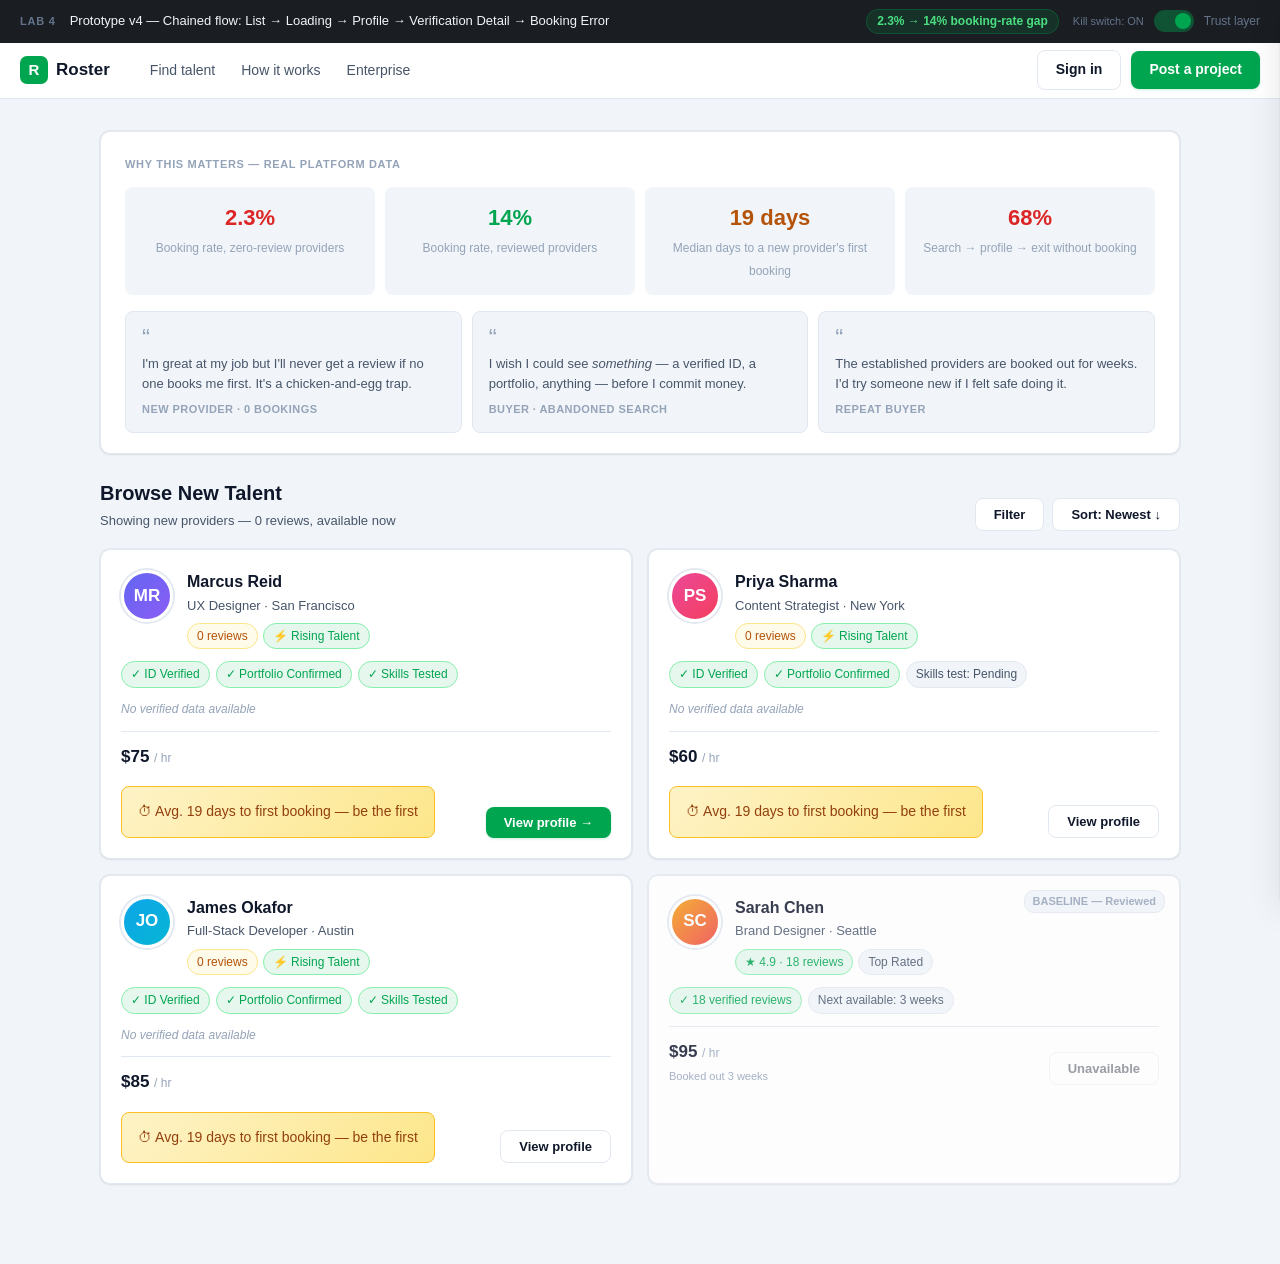
<file: 04-production/prototype-v5/index.html>
<!DOCTYPE html>
<html lang="en">
<head>
  <meta charset="UTF-8">
  <meta name="viewport" content="width=device-width, initial-scale=1.0">
  <title>Roster · Lab 4 — Chained Flow</title>
  <link rel="stylesheet" href="css/main.css">
</head>
<body data-screen="search-results">

<!-- ── Demo Bar ────────────────────────────────────────────── -->
<div class="demo-bar" role="banner">
  <span class="demo-lab">Lab 4</span>
  <span class="demo-hyp">Prototype v4 — Chained flow: List → Loading → Profile → Verification Detail → Booking Error</span>
  <span class="demo-metric trust-visible">2.3% → 14% booking-rate gap</span>
  <div class="demo-right">
    <span class="ks-label" id="ksLabel">Kill switch: ON</span>
    <label class="toggle" aria-label="Toggle trust layer">
      <input type="checkbox" id="trustToggle" checked>
      <span class="toggle-slider"></span>
    </label>
    <span style="font-size:12px;color:#64748b;">Trust layer</span>
  </div>
</div>

<!-- ── Kill-switch OFF banner ──────────────────────────────── -->
<div class="trust-off-banner trust-off-msg" role="alert" aria-live="polite">
  <strong style="color:#f59e0b;">Trust layer OFF</strong>
  &nbsp;— This is the baseline experience users see today. 68% exit without booking.
</div>

<!-- ── Nav ─────────────────────────────────────────────────── -->
<nav>
  <a href="#" class="logo" onclick="showScreen(SCREENS.SEARCH_RESULTS); return false;" aria-label="Roster home">
    <span class="logo-mark" aria-hidden="true">R</span>
    <span>Roster</span>
  </a>
  <ul class="nav-links">
    <li><a href="#">Find talent</a></li>
    <li><a href="#">How it works</a></li>
    <li><a href="#">Enterprise</a></li>
  </ul>
  <div class="nav-right">
    <a href="#" class="btn btn-secondary">Sign in</a>
    <a href="#" class="btn btn-primary">Post a project</a>
  </div>
</nav>


<!-- ══════════════════════════════════════════════════════════
     SCREEN: SEARCH RESULTS
     ══════════════════════════════════════════════════════════ -->
<div class="screen-search-results">
<div class="main">

  <!-- Problem context -->
  <div class="problem-banner" role="region" aria-label="Trust gap context">
    <p class="problem-banner-label">Why this matters — real platform data</p>
    <div class="stats-row">
      <div class="stat-cell">
        <span class="stat-val danger">2.3%</span>
        <span class="stat-lbl">Booking rate, zero-review providers</span>
      </div>
      <div class="stat-cell">
        <span class="stat-val good">14%</span>
        <span class="stat-lbl">Booking rate, reviewed providers</span>
      </div>
      <div class="stat-cell">
        <span class="stat-val warn">19 days</span>
        <span class="stat-lbl">Median days to a new provider's first booking</span>
      </div>
      <div class="stat-cell">
        <span class="stat-val danger">68%</span>
        <span class="stat-lbl">Search → profile → exit without booking</span>
      </div>
    </div>
    <div class="quotes-row">
      <div class="quote-chip">
        I'm great at my job but I'll never get a review if no one books me first. It's a chicken-and-egg trap.
        <cite>New provider · 0 bookings</cite>
      </div>
      <div class="quote-chip">
        I wish I could see <em>something</em> — a verified ID, a portfolio, anything — before I commit money.
        <cite>Buyer · abandoned search</cite>
      </div>
      <div class="quote-chip">
        The established providers are booked out for weeks. I'd try someone new if I felt safe doing it.
        <cite>Repeat buyer</cite>
      </div>
    </div>
  </div>

  <!-- Search header -->
  <div class="search-header">
    <div>
      <h1>Browse New Talent</h1>
      <p>Showing new providers — 0 reviews, available now</p>
    </div>
    <div style="display:flex;gap:8px;">
      <button class="btn btn-secondary" style="font-size:13px;">Filter</button>
      <button class="btn btn-secondary" style="font-size:13px;">Sort: Newest ↓</button>
    </div>
  </div>

  <!-- Freelancer cards -->
  <div class="freelancer-grid" role="list">

    <!-- Card 1: Marcus Reid — focal (click → profile loading) -->
    <div class="f-card" role="listitem button" tabindex="0"
         onclick="showProfileLoading()" onkeydown="if(event.key==='Enter')showProfileLoading()"
         aria-label="View Marcus Reid's profile">
      <div class="f-card-top">
        <div class="avatar" style="background:linear-gradient(135deg,#6366f1,#8b5cf6);">MR</div>
        <div class="f-card-meta">
          <h2>Marcus Reid</h2>
          <p>UX Designer · San Francisco</p>
          <div class="f-card-pills">
            <span class="pill pill-amber">0 reviews</span>
            <span class="pill trust-visible pill-green">⚡ Rising Talent</span>
          </div>
        </div>
      </div>
      <div class="trust-strip trust-visible">
        <span class="pill pill-green">✓ ID Verified</span>
        <span class="pill pill-green">✓ Portfolio Confirmed</span>
        <span class="pill pill-green">✓ Skills Tested</span>
      </div>
      <div class="trust-off-msg trust-strip">
        <span class="trust-strip-empty">No verified data available</span>
      </div>
      <div class="f-card-footer">
        <div>
          <div class="price">$75 <small>/ hr</small></div>
          <div class="first-note trust-visible">⏱ Avg. 19 days to first booking — be the first</div>
        </div>
        <button class="btn btn-primary" onclick="event.stopPropagation();showProfileLoading()" style="font-size:13px;">
          View profile →
        </button>
      </div>
    </div>

    <!-- Card 2: Priya Sharma -->
    <div class="f-card" role="listitem button" tabindex="0"
         onclick="showProfileLoading()" onkeydown="if(event.key==='Enter')showProfileLoading()"
         aria-label="View Priya Sharma's profile">
      <div class="f-card-top">
        <div class="avatar" style="background:linear-gradient(135deg,#ec4899,#f43f5e);">PS</div>
        <div class="f-card-meta">
          <h2>Priya Sharma</h2>
          <p>Content Strategist · New York</p>
          <div class="f-card-pills">
            <span class="pill pill-amber">0 reviews</span>
            <span class="pill trust-visible pill-green">⚡ Rising Talent</span>
          </div>
        </div>
      </div>
      <div class="trust-strip trust-visible">
        <span class="pill pill-green">✓ ID Verified</span>
        <span class="pill pill-green">✓ Portfolio Confirmed</span>
        <span class="pill">Skills test: Pending</span>
      </div>
      <div class="trust-off-msg trust-strip">
        <span class="trust-strip-empty">No verified data available</span>
      </div>
      <div class="f-card-footer">
        <div>
          <div class="price">$60 <small>/ hr</small></div>
          <div class="first-note trust-visible">⏱ Avg. 19 days to first booking — be the first</div>
        </div>
        <button class="btn btn-secondary" onclick="event.stopPropagation();" style="font-size:13px;">View profile</button>
      </div>
    </div>

    <!-- Card 3: James Okafor -->
    <div class="f-card" role="listitem button" tabindex="0"
         onclick="showProfileLoading()" onkeydown="if(event.key==='Enter')showProfileLoading()"
         aria-label="View James Okafor's profile">
      <div class="f-card-top">
        <div class="avatar" style="background:linear-gradient(135deg,#0ea5e9,#06b6d4);">JO</div>
        <div class="f-card-meta">
          <h2>James Okafor</h2>
          <p>Full-Stack Developer · Austin</p>
          <div class="f-card-pills">
            <span class="pill pill-amber">0 reviews</span>
            <span class="pill trust-visible pill-green">⚡ Rising Talent</span>
          </div>
        </div>
      </div>
      <div class="trust-strip trust-visible">
        <span class="pill pill-green">✓ ID Verified</span>
        <span class="pill pill-green">✓ Portfolio Confirmed</span>
        <span class="pill pill-green">✓ Skills Tested</span>
      </div>
      <div class="trust-off-msg trust-strip">
        <span class="trust-strip-empty">No verified data available</span>
      </div>
      <div class="f-card-footer">
        <div>
          <div class="price">$85 <small>/ hr</small></div>
          <div class="first-note trust-visible">⏱ Avg. 19 days to first booking — be the first</div>
        </div>
        <button class="btn btn-secondary" onclick="event.stopPropagation();" style="font-size:13px;">View profile</button>
      </div>
    </div>

    <!-- Card 4: Sarah Chen — reviewed BASELINE -->
    <div class="f-card" role="listitem" tabindex="0" style="opacity:.82;cursor:default;" aria-label="Sarah Chen - established provider baseline">
      <span class="baseline-tag">BASELINE — Reviewed</span>
      <div class="f-card-top">
        <div class="avatar" style="background:linear-gradient(135deg,#f59e0b,#ef4444);">SC</div>
        <div class="f-card-meta">
          <h2>Sarah Chen</h2>
          <p>Brand Designer · Seattle</p>
          <div class="f-card-pills">
            <span class="pill pill-green">★ 4.9 · 18 reviews</span>
            <span class="pill">Top Rated</span>
          </div>
        </div>
      </div>
      <div class="trust-strip">
        <span class="pill pill-green">✓ 18 verified reviews</span>
        <span class="pill">Next available: 3 weeks</span>
      </div>
      <div class="f-card-footer">
        <div>
          <div class="price">$95 <small>/ hr</small></div>
          <div style="font-size:11px;color:var(--ink3);margin-top:3px;">Booked out 3 weeks</div>
        </div>
        <button class="btn btn-secondary" style="font-size:13px;opacity:.5;cursor:not-allowed;" disabled aria-disabled="true">
          Unavailable
        </button>
      </div>
    </div>

  </div><!-- /freelancer-grid -->
</div><!-- /main -->
</div><!-- /screen-search-results -->


<!-- ══════════════════════════════════════════════════════════
     SCREEN: FREELANCER PROFILE
     ══════════════════════════════════════════════════════════ -->
<div class="screen-freelancer-profile">
<div class="main">

  <a class="back-link" onclick="showScreen(SCREENS.SEARCH_RESULTS); return false;" href="#" role="link">
    <svg width="16" height="16" viewBox="0 0 16 16" fill="none" aria-hidden="true">
      <path d="M10 12L6 8l4-4" stroke="currentColor" stroke-width="1.5" stroke-linecap="round" stroke-linejoin="round"/>
    </svg>
    Back to Browse New Talent
  </a>

  <div class="profile-layout">

    <!-- ── Main Column ─────────────────────────────────────── -->
    <div class="profile-main">

      <!-- Hero -->
      <div class="hero">
        <div class="hero-top">
          <div class="avatar-lg" style="background:linear-gradient(135deg,#6366f1,#8b5cf6);">MR</div>
          <div class="hero-meta">
            <h1>Marcus Reid</h1>
            <p>UX Designer · San Francisco, CA</p>
            <div class="hero-pills">
              <span class="pill pill-amber">0 Reviews · New Provider</span>
              <span class="pill">Joined 3 weeks ago</span>
              <span class="pill trust-visible pill-green">⚡ Rising Talent — Week 3</span>
            </div>
          </div>
        </div>
        <div class="hero-trust-grid trust-visible" role="region" aria-label="Quick trust stats">
          <div class="trust-stat">
            <div class="value">94%</div>
            <div class="label">Response rate</div>
          </div>
          <div class="trust-stat">
            <div class="value">Passed</div>
            <div class="label">UX skills test</div>
          </div>
          <div class="trust-stat">
            <div class="value">&lt;2 hrs</div>
            <div class="label">Avg. reply time</div>
          </div>
        </div>
        <div class="trust-off-msg" style="margin-top:16px;padding-top:16px;border-top:1px solid var(--border);font-size:13px;color:var(--ink3);font-style:italic;display:flex;align-items:center;gap:6px;">
          ⚠ No verified trust signals — platform baseline. Enable trust layer to see verification.
        </div>
      </div>

      <!-- About -->
      <div class="card">
        <p class="card-title">About</p>
        <p style="color:var(--ink2);font-size:14px;line-height:1.65;">
          I'm a UX designer with 6 years of experience building product interfaces for fintech, health tech, and SaaS.
          I specialise in user research, information architecture, and high-fidelity Figma prototyping. I recently left
          a senior role at a Series B fintech to freelance full-time — I'm new to Roster but not new to the work.
        </p>
        <blockquote class="voice">
          I'm great at my job but I'll never get a review if no one books me first. It's a chicken-and-egg trap.
          <cite>— Marcus, New provider · 0 bookings on Roster</cite>
        </blockquote>
      </div>

      <!-- Portfolio -->
      <div class="card" style="margin-top:16px;">
        <p class="card-title">Portfolio</p>
        <div class="portfolio-grid">

          <div class="portfolio-tile" onclick="openPortfolio(0,this)" role="button" tabindex="0"
               aria-label="Open Fintech Dashboard case study">
            <div class="p-thumb" style="background:linear-gradient(135deg,#6366f1,#8b5cf6);">FD</div>
            <div class="p-info">
              <h4>Fintech Dashboard</h4>
              <span class="p-badge confirmed trust-visible">✓ Client-confirmed</span>
              <span class="p-badge self-reported trust-off-msg" style="display:none;">Self-reported</span>
            </div>
          </div>

          <div class="portfolio-tile" onclick="openPortfolio(1,this)" role="button" tabindex="0"
               aria-label="Open E-commerce App case study">
            <div class="p-thumb" style="background:linear-gradient(135deg,#0ea5e9,#6366f1);">EA</div>
            <div class="p-info">
              <h4>E-commerce Mobile App</h4>
              <span class="p-badge confirmed trust-visible">✓ Client-confirmed</span>
              <span class="p-badge self-reported trust-off-msg" style="display:none;">Self-reported</span>
            </div>
          </div>

          <div class="portfolio-tile" onclick="openPortfolio(2,this)" role="button" tabindex="0"
               aria-label="Open SaaS Onboarding case study">
            <div class="p-thumb" style="background:linear-gradient(135deg,#10b981,#0ea5e9);">SO</div>
            <div class="p-info">
              <h4>SaaS Onboarding Flow</h4>
              <span class="p-badge self-reported">Self-reported</span>
            </div>
          </div>

        </div>
      </div>

      <!-- Imported Reputation -->
      <div class="card" style="margin-top:16px;">
        <p class="card-title">Imported Reputation</p>
        <div class="trust-visible">
          <div class="rep-row">
            <div class="rep-icon" style="background:#0a66c2;">in</div>
            <div class="rep-body">
              <strong>LinkedIn — Work history verified</strong>
              <span>Senior UX Designer · Meridian Pay (2021–2024) · Lead Designer · Sprout Health (2019–2021)</span>
            </div>
            <span class="rep-badge">Matched ✓</span>
          </div>
          <div class="rep-row">
            <div class="rep-icon" style="background:#24292e;">GH</div>
            <div class="rep-body">
              <strong>GitHub — 3 public design-system repos</strong>
              <span>Active contributor · Last commit 4 days ago</span>
            </div>
            <span class="rep-badge">Verified ✓</span>
          </div>
          <div class="rep-row">
            <div class="rep-icon" style="background:#ff7262;">Be</div>
            <div class="rep-body">
              <strong>Behance — Portfolio linked</strong>
              <span>142 followers · 6 published projects</span>
            </div>
            <span class="rep-badge">Linked ✓</span>
          </div>
        </div>
        <div class="trust-off-msg" style="font-size:13px;color:var(--ink3);font-style:italic;padding:8px 0;display:flex;align-items:center;">
          External reputation signals not available in baseline view.
        </div>
      </div>

      <!-- Vouches -->
      <div class="card trust-visible" style="margin-top:16px;">
        <p class="card-title">Vouches from past collaborators</p>

        <div class="vouch-item">
          <div class="vouch-hdr" onclick="toggleVouch(this)" role="button" tabindex="0"
               aria-expanded="false" aria-controls="vouch-body-1">
            <div class="v-avatar" style="background:linear-gradient(135deg,#0ea5e9,#2563eb);">DP</div>
            <div class="v-meta">
              <strong>David Park</strong>
              <span>Product Lead · Stripe (worked together 2023)</span>
            </div>
            <span class="v-chevron" aria-hidden="true">▶</span>
          </div>
          <div class="vouch-body" id="vouch-body-1">
            <blockquote>"Marcus redesigned our internal tools dashboard while embedded with the team. He ran discovery sessions, delivered clear specs, and shipped ahead of schedule. I'd hire him again without hesitation."</blockquote>
            <div class="vouch-verify">
              <svg width="14" height="14" viewBox="0 0 14 14" fill="none" aria-hidden="true">
                <circle cx="7" cy="7" r="6.5" stroke="#00a550"/>
                <path d="M4 7l2 2 4-4" stroke="#00a550" stroke-width="1.5" stroke-linecap="round" stroke-linejoin="round"/>
              </svg>
              LinkedIn relationship verified · Roster confirmed connection
            </div>
          </div>
        </div>

        <div class="vouch-item">
          <div class="vouch-hdr" onclick="toggleVouch(this)" role="button" tabindex="0"
               aria-expanded="false" aria-controls="vouch-body-2">
            <div class="v-avatar" style="background:linear-gradient(135deg,#10b981,#0ea5e9);">LT</div>
            <div class="v-meta">
              <strong>Linda Torres</strong>
              <span>Founder · NovaCare (contract project 2024)</span>
            </div>
            <span class="v-chevron" aria-hidden="true">▶</span>
          </div>
          <div class="vouch-body" id="vouch-body-2">
            <blockquote>"We hired Marcus for a health app prototype — six-week engagement. He was structured, communicative, and the output was genuinely impressive. We shipped it to users in two months."</blockquote>
            <div class="vouch-verify">
              <svg width="14" height="14" viewBox="0 0 14 14" fill="none" aria-hidden="true">
                <circle cx="7" cy="7" r="6.5" stroke="#00a550"/>
                <path d="M4 7l2 2 4-4" stroke="#00a550" stroke-width="1.5" stroke-linecap="round" stroke-linejoin="round"/>
              </svg>
              LinkedIn relationship verified · Roster confirmed connection
            </div>
          </div>
        </div>
      </div>

      <!-- Marketplace Reviews — empty state -->
      <div class="card" style="margin-top:16px;">
        <p class="card-title">Marketplace Reviews</p>
        <div style="background:var(--amber-bg);border:1px solid var(--amber-bdr);border-radius:var(--radius-sm);padding:16px 18px;">
          <p style="font-size:14px;font-weight:700;color:var(--amber);margin-bottom:8px;">
            No client reviews yet.
          </p>
          <p style="font-size:13px;color:var(--ink2);line-height:1.6;margin-bottom:12px;">
            This freelancer is new to the marketplace. Here's what we can verify instead:
          </p>
          <ul class="trust-visible" style="list-style:none;">
            <li style="font-size:13px;color:var(--ink2);padding:3px 0 3px 18px;position:relative;">
              <span style="position:absolute;left:0;color:var(--green);font-weight:700;">✓</span>
              Government ID confirmed via Jumio
            </li>
            <li style="font-size:13px;color:var(--ink2);padding:3px 0 3px 18px;position:relative;">
              <span style="position:absolute;left:0;color:var(--green);font-weight:700;">✓</span>
              Employment history cross-referenced
            </li>
            <li style="font-size:13px;color:var(--ink2);padding:3px 0 3px 18px;position:relative;">
              <span style="position:absolute;left:0;color:var(--green);font-weight:700;">✓</span>
              Portfolio provenance confirmed by named clients
            </li>
          </ul>
        </div>
      </div>

      <!-- Honest Limits -->
      <div class="honest-limits">
        <h3>
          <svg width="16" height="16" viewBox="0 0 16 16" fill="none" aria-hidden="true">
            <circle cx="8" cy="8" r="7" stroke="#b45309" stroke-width="1.5"/>
            <path d="M8 5v4M8 10.5v.5" stroke="#b45309" stroke-width="1.5" stroke-linecap="round"/>
          </svg>
          What we can't tell you yet
        </h3>
        <div class="hl-row">
          <div class="hl-col">
            <h4>Not available</h4>
            <ul>
              <li data-icon="✗">Roster client reviews (0 completed projects)</li>
              <li data-icon="✗">On-platform earnings history</li>
              <li data-icon="✗">Dispute or refund record</li>
            </ul>
          </div>
          <div class="hl-col">
            <h4>What we verified instead</h4>
            <ul>
              <li data-icon="✓">Government ID matched to profile</li>
              <li data-icon="✓">2 of 3 portfolio projects client-confirmed</li>
              <li data-icon="✓">UX Design skills test: 87th percentile</li>
              <li data-icon="✓">Work history cross-referenced via LinkedIn</li>
            </ul>
          </div>
        </div>
      </div>

    </div><!-- /profile-main -->


    <!-- ── Sidebar ─────────────────────────────────────────── -->
    <div class="sidebar">

      <!-- TRUST ON -->
      <div class="trust-visible">
        <div class="card">

          <!-- Verification ring — click to open Verification Detail -->
          <button class="ring-wrap-btn" onclick="showScreen(SCREENS.VERIFICATION_DETAIL)"
                  aria-label="View all 6 verification details">
            <svg class="ring-svg" viewBox="0 0 120 120" aria-hidden="true">
              <circle class="ring-bg"   cx="60" cy="60" r="48"/>
              <circle class="ring-fill" cx="60" cy="60" r="48"
                      stroke-dasharray="301.6" stroke-dashoffset="100.6" id="ringFill"/>
              <text class="ring-lbl"    x="60" y="53" id="ringLabel">4/6</text>
              <text class="ring-sublbl" x="60" y="67">verified</text>
            </svg>
            <span class="rising-chip">⚡ Rising Talent — Week 3</span>
            <p style="font-size:12px;color:var(--ink3);text-align:center;margin-top:4px;">
              Top 12% of new providers
            </p>
            <span class="ring-hint">View all verifications ▶</span>
          </button>

          <!-- Badge list — each opens Verification Detail screen -->
          <ul class="badge-list" role="list">
            <li>
              <button class="badge-btn" onclick="showScreen(SCREENS.VERIFICATION_DETAIL)" aria-label="View Government ID details">
                <span class="b-icon ok">✓</span>
                <span class="b-text"><strong>Government ID</strong><span>Passport + live selfie match</span></span>
                <span class="b-arrow" aria-hidden="true">▶</span>
              </button>
            </li>
            <li>
              <button class="badge-btn" onclick="showScreen(SCREENS.VERIFICATION_DETAIL)" aria-label="View Employment History details">
                <span class="b-icon ok">✓</span>
                <span class="b-text"><strong>Employment History</strong><span>Work history cross-referenced</span></span>
                <span class="b-arrow" aria-hidden="true">▶</span>
              </button>
            </li>
            <li>
              <button class="badge-btn" onclick="showScreen(SCREENS.VERIFICATION_DETAIL)" aria-label="View Portfolio Provenance details">
                <span class="b-icon ok">✓</span>
                <span class="b-text"><strong>Portfolio Provenance</strong><span>3 projects verified by clients</span></span>
                <span class="b-arrow" aria-hidden="true">▶</span>
              </button>
            </li>
            <li>
              <button class="badge-btn" onclick="showScreen(SCREENS.VERIFICATION_DETAIL)" aria-label="View Business Registration details">
                <span class="b-icon unavail">⚠</span>
                <span class="b-text"><strong>Business Registration</strong><span>Temporarily unavailable</span></span>
                <span class="b-arrow" aria-hidden="true">▶</span>
              </button>
            </li>
            <li>
              <button class="badge-btn" onclick="showScreen(SCREENS.VERIFICATION_DETAIL)" aria-label="View E&amp;O Insurance details">
                <span class="b-icon pending">⏳</span>
                <span class="b-text"><strong>E&amp;O Insurance</strong><span>Certificate pending review</span></span>
                <span class="b-arrow" aria-hidden="true">▶</span>
              </button>
            </li>
            <li>
              <button class="badge-btn" onclick="showScreen(SCREENS.VERIFICATION_DETAIL)" aria-label="View Payout Account details">
                <span class="b-icon ok">✓</span>
                <span class="b-text"><strong>Payout Account</strong><span>Bank account verified</span></span>
                <span class="b-arrow" aria-hidden="true">▶</span>
              </button>
            </li>
          </ul>

          <!-- Risk reversal -->
          <div class="risk-box">
            <h4>Platform protections</h4>
            <ul>
              <li>Escrow — payment only on delivery</li>
              <li>Free revision if scope not met</li>
              <li>48-hour cancellation, no charge</li>
              <li>Dispute resolution guaranteed</li>
            </ul>
          </div>

          <!-- CTA -->
          <div class="cta-wrap">
            <button class="btn btn-primary btn-full" onclick="openBooking()">
              Request first project →
            </button>
            <button class="btn btn-secondary btn-full">Send a message</button>
          </div>
          <p class="slot-note">Available now · Usually replies within 2 hours</p>
        </div>
      </div>

      <!-- TRUST OFF empty state -->
      <div class="trust-off-msg" style="display:none;">
        <div class="sidebar-empty">
          <h3>⚠ No trust signals</h3>
          <p>This provider has 0 reviews. Without additional signals, there's nothing to reassure you before committing money.</p>
          <div class="sidebar-stat">68%</div>
          <p style="font-size:13px;color:var(--ink3);">of visitors exit this profile without booking</p>
          <div style="margin-top:16px;padding-top:16px;border-top:1px solid var(--border);">
            <button class="btn btn-secondary btn-full" disabled aria-disabled="true"
                    style="opacity:.45;cursor:not-allowed;">
              Request project
            </button>
            <p style="font-size:12px;color:var(--ink3);margin-top:8px;">
              Would you hire with no information?
            </p>
          </div>
        </div>
      </div>

    </div><!-- /sidebar -->
  </div><!-- /profile-layout -->
</div><!-- /main -->

<!-- Mobile sticky CTA -->
<div class="mobile-cta trust-visible" role="region" aria-label="Hire Marcus">
  <div style="flex:1;">
    <div style="font-size:15px;font-weight:700;">Marcus Reid</div>
    <div style="font-size:12px;color:var(--ink3);">$75/hr · Available now</div>
  </div>
  <button class="btn btn-primary" onclick="openBooking()">Request project →</button>
</div>
</div><!-- /screen-freelancer-profile -->


<!-- ══════════════════════════════════════════════════════════
     SCREEN: PROFILE LOADING
     ══════════════════════════════════════════════════════════ -->
<div class="screen-profile-loading">
<div class="main">

  <a class="back-link" onclick="cancelLoading(); showScreen(SCREENS.SEARCH_RESULTS); return false;" href="#" role="link">
    <svg width="16" height="16" viewBox="0 0 16 16" fill="none" aria-hidden="true">
      <path d="M10 12L6 8l4-4" stroke="currentColor" stroke-width="1.5" stroke-linecap="round" stroke-linejoin="round"/>
    </svg>
    Back to Browse New Talent
  </a>

  <div class="loading-card" role="status" aria-live="polite" aria-label="Loading Marcus Reid's profile">

    <div class="loading-hero-top">
      <!-- Avatar — real, slightly muted to signal loading -->
      <div class="loading-avatar" style="background:linear-gradient(135deg,#6366f1,#8b5cf6);" aria-hidden="true">MR</div>

      <!-- Skeleton text -->
      <div class="loading-meta">
        <span class="skeleton" style="height:20px;width:55%;margin-bottom:8px;"></span>
        <span class="skeleton" style="height:14px;width:38%;margin-bottom:12px;"></span>
        <div style="display:flex;gap:6px;">
          <span class="skeleton" style="height:22px;width:72px;border-radius:20px;"></span>
          <span class="skeleton" style="height:22px;width:90px;border-radius:20px;"></span>
        </div>
      </div>
    </div>

    <div class="loading-trust-rows" aria-hidden="true">
      <p style="font-size:11px;font-weight:700;text-transform:uppercase;letter-spacing:.06em;color:var(--ink3);margin-bottom:12px;">
        Verifying trust signals…
      </p>

      <div class="loading-trust-row">
        <span class="skeleton" style="width:28px;height:28px;border-radius:7px;flex-shrink:0;"></span>
        <div style="flex:1;">
          <span class="skeleton" style="height:13px;width:48%;margin-bottom:5px;display:block;"></span>
          <span class="skeleton" style="height:11px;width:32%;display:block;"></span>
        </div>
        <span class="skeleton" style="width:60px;height:22px;border-radius:20px;"></span>
      </div>

      <div class="loading-trust-row">
        <span class="skeleton" style="width:28px;height:28px;border-radius:7px;flex-shrink:0;"></span>
        <div style="flex:1;">
          <span class="skeleton" style="height:13px;width:54%;margin-bottom:5px;display:block;"></span>
          <span class="skeleton" style="height:11px;width:38%;display:block;"></span>
        </div>
        <span class="skeleton" style="width:60px;height:22px;border-radius:20px;"></span>
      </div>

      <div class="loading-trust-row">
        <span class="skeleton" style="width:28px;height:28px;border-radius:7px;flex-shrink:0;"></span>
        <div style="flex:1;">
          <span class="skeleton" style="height:13px;width:42%;margin-bottom:5px;display:block;"></span>
          <span class="skeleton" style="height:11px;width:28%;display:block;"></span>
        </div>
        <span class="skeleton" style="width:60px;height:22px;border-radius:20px;"></span>
      </div>
    </div>

    <p class="loading-caption" aria-hidden="true">Loading profile · verifications · reputation…</p>
  </div>

</div><!-- /main -->
</div><!-- /screen-profile-loading -->


<!-- ══════════════════════════════════════════════════════════
     SCREEN: VERIFICATION DETAIL
     ══════════════════════════════════════════════════════════ -->
<div class="screen-verification-detail">
<div class="main">

  <a class="back-link" onclick="showScreen(SCREENS.FREELANCER_PROFILE); return false;" href="#" role="link">
    <svg width="16" height="16" viewBox="0 0 16 16" fill="none" aria-hidden="true">
      <path d="M10 12L6 8l4-4" stroke="currentColor" stroke-width="1.5" stroke-linecap="round" stroke-linejoin="round"/>
    </svg>
    Back to Marcus Reid
  </a>

  <div class="vd-layout">
    <h1 class="vd-page-title">Verification Detail</h1>
    <p class="vd-page-sub">Marcus Reid · 4 verified · 1 pending · 1 unavailable</p>

    <div class="card">
      <p class="card-title">All verification checks</p>

      <!-- Verification error banner -->
      <div id="vd-error-banner" style="background:var(--red-bg);border:1px solid #fca5a5;border-radius:var(--radius-sm);padding:14px 16px;margin-bottom:16px;display:flex;align-items:flex-start;gap:12px;" role="alert">
        <span style="font-size:18px;flex-shrink:0;line-height:1.3;" aria-hidden="true">⚠</span>
        <div style="flex:1;">
          <p style="font-size:13px;color:var(--red);line-height:1.55;margin-bottom:10px;">
            <strong>Some verification information is temporarily unavailable.</strong> We couldn't confirm one or more signals right now. Other verified information is still available.
          </p>
          <button class="btn btn-secondary" id="retryBtn" onclick="retryVerification()"
                  style="font-size:12px;padding:5px 12px;">
            ↻ Retry verification
          </button>
        </div>
      </div>

      <!-- 1. Government ID — Verified -->
      <div class="vd-row">
        <span class="b-icon ok" aria-hidden="true">✓</span>
        <div class="vd-body">
          <div class="vd-body-top">
            <span class="vd-name">Government ID</span>
            <span class="pill pill-green" style="font-size:11px;">Verified</span>
          </div>
          <p class="vd-proof">Confirms Marcus's legal identity via a government-issued photo ID matched against a live selfie through Jumio. Completed Aug 19, 2026.</p>
        </div>
      </div>

      <!-- 2. Employment History — Verified -->
      <div class="vd-row">
        <span class="b-icon ok" aria-hidden="true">✓</span>
        <div class="vd-body">
          <div class="vd-body-top">
            <span class="vd-name">Employment History</span>
            <span class="pill pill-green" style="font-size:11px;">Verified</span>
          </div>
          <p class="vd-proof">Confirms job titles and tenures claimed on the profile were cross-referenced against LinkedIn and third-party HR records with high confidence. Completed Sep 1, 2026.</p>
        </div>
      </div>

      <!-- 3. Portfolio Provenance — Verified -->
      <div class="vd-row">
        <span class="b-icon ok" aria-hidden="true">✓</span>
        <div class="vd-body">
          <div class="vd-body-top">
            <span class="vd-name">Portfolio Provenance</span>
            <span class="pill pill-green" style="font-size:11px;">Verified</span>
          </div>
          <p class="vd-proof">Confirms that named clients (David Park / Stripe, Linda Torres / NovaCare) responded to Roster's outreach and confirmed Marcus worked on those specific projects. Verifies participation, not quality.</p>
        </div>
      </div>

      <!-- 4. Business Registration — Unavailable -->
      <div class="vd-row">
        <span class="b-icon unavail" aria-hidden="true">⚠</span>
        <div class="vd-body">
          <div class="vd-body-top">
            <span class="vd-name">Business Registration</span>
            <span class="pill" style="font-size:11px;">Unavailable</span>
          </div>
          <p class="vd-proof">Confirms the freelancer operates as a registered sole trader or business entity. Status temporarily unavailable — our registry data provider is experiencing an outage. Use "Retry verification" to check again.</p>
        </div>
      </div>

      <!-- 5. E&O Insurance — Pending -->
      <div class="vd-row">
        <span class="b-icon pending" aria-hidden="true">⏳</span>
        <div class="vd-body">
          <div class="vd-body-top">
            <span class="vd-name">E&amp;O Insurance</span>
            <span class="pill pill-amber" style="font-size:11px;">Pending</span>
          </div>
          <p class="vd-proof">Confirms active Errors &amp; Omissions insurance coverage. Certificate submitted; currently under review. Typically completes within 3 business days of submission.</p>
        </div>
      </div>

      <!-- 6. Payout Account — Verified -->
      <div class="vd-row">
        <span class="b-icon ok" aria-hidden="true">✓</span>
        <div class="vd-body">
          <div class="vd-body-top">
            <span class="vd-name">Payout Account</span>
            <span class="pill pill-green" style="font-size:11px;">Verified</span>
          </div>
          <p class="vd-proof">Confirms a verified bank account is on file for disbursements. Payout account linked and verified as of Sep 2, 2026.</p>
        </div>
      </div>

    </div><!-- /card -->

    <div class="vd-note">
      <p>
        <strong>About Pending &amp; Unavailable:</strong> E&amp;O Insurance is under review and will confirm within a few days. Business Registration is temporarily unreachable due to a data-provider outage — this is not a failed check. Use "Retry verification" to fetch the latest status.
      </p>
    </div>

    <div style="margin-top:24px;">
      <button class="btn btn-primary" onclick="showScreen(SCREENS.FREELANCER_PROFILE); openBooking();">
        Request first project →
      </button>
      <button class="btn btn-secondary" onclick="showScreen(SCREENS.FREELANCER_PROFILE);" style="margin-left:10px;">
        Back to profile
      </button>
    </div>

  </div><!-- /vd-layout -->
</div><!-- /main -->
</div><!-- /screen-verification-detail -->


<!-- ══════════════════════════════════════════════════════════
     SCREEN: BOOKING ERROR
     ══════════════════════════════════════════════════════════ -->
<div class="screen-booking-error">
<div class="main">

  <a class="back-link" onclick="showScreen(SCREENS.FREELANCER_PROFILE); return false;" href="#" role="link">
    <svg width="16" height="16" viewBox="0 0 16 16" fill="none" aria-hidden="true">
      <path d="M10 12L6 8l4-4" stroke="currentColor" stroke-width="1.5" stroke-linecap="round" stroke-linejoin="round"/>
    </svg>
    Back to Marcus Reid
  </a>

  <div class="error-card" role="alert">
    <div class="error-card-stripe" aria-hidden="true"></div>
    <div class="error-card-body">

      <div class="error-icon-wrap" aria-hidden="true">⚠</div>

      <h1 class="error-heading">Booking couldn't be completed</h1>

      <p class="error-body">
        Your request to book Marcus Reid didn't go through. Nothing has been charged and no request was sent.
      </p>

      <div class="error-detail-box">
        <strong>What happened:</strong> We couldn't process your booking request at this time. This is usually a temporary issue — it may be a brief network hiccup or a problem on our end. Your project details have been saved.
      </div>

      <p class="error-body">
        You can try again now or come back to Marcus's profile and pick up where you left off. If the problem persists, our support team can help.
      </p>

      <div class="error-actions">
        <button class="btn btn-primary" onclick="showScreen(SCREENS.FREELANCER_PROFILE); openBooking();">
          Try again →
        </button>
        <button class="btn btn-secondary" onclick="showScreen(SCREENS.FREELANCER_PROFILE);">
          Back to profile
        </button>
      </div>

    </div>
  </div>

</div><!-- /main -->
</div><!-- /screen-booking-error -->


<!-- ══════════════════════════════════════════════════════════
     BADGE DRAWER (kept for legacy; no longer triggered)
     ══════════════════════════════════════════════════════════ -->
<div class="overlay" id="overlay" onclick="closeAll()" aria-hidden="true"></div>

<div class="drawer" id="drawer" role="dialog" aria-modal="true" aria-labelledby="drawerTitle">
  <div class="drawer-hdr">
    <div class="drawer-hdr-icon" id="drawerIcon"></div>
    <div class="drawer-hdr-text">
      <h2 id="drawerTitle"></h2>
      <p  id="drawerSubtitle"></p>
    </div>
    <button class="drawer-close" onclick="closeDrawer()" aria-label="Close">×</button>
  </div>
  <div class="drawer-body" id="drawerBody"></div>
</div>


<!-- ══════════════════════════════════════════════════════════
     BOOKING MODAL
     ══════════════════════════════════════════════════════════ -->
<div class="modal-wrap" id="bookingModal" role="dialog" aria-modal="true" aria-labelledby="bookingTitle">
  <div class="modal">
    <div class="modal-hdr">
      <h2 id="bookingTitle">Request a project</h2>
      <button class="modal-close" onclick="closeBooking()" aria-label="Close">×</button>
    </div>
    <div class="step-dots" role="list" aria-label="Booking progress">
      <div class="step-dot active" id="dot0" role="listitem"></div>
      <div class="step-dot"        id="dot1" role="listitem"></div>
      <div class="step-dot"        id="dot2" role="listitem"></div>
    </div>
    <div class="modal-body"   id="bookingBody"></div>
    <div class="modal-footer" id="bookingFooter"></div>
  </div>
</div>


<!-- ══════════════════════════════════════════════════════════
     PORTFOLIO MODAL
     ══════════════════════════════════════════════════════════ -->
<div class="modal-wrap" id="portfolioModal" role="dialog" aria-modal="true" aria-labelledby="portfolioTitle">
  <div class="modal">
    <div class="modal-hdr">
      <h2 id="portfolioTitle">Case study</h2>
      <button class="modal-close" onclick="closePortfolio()" aria-label="Close">×</button>
    </div>
    <div class="modal-body" id="portfolioBody"></div>
  </div>
</div>


<!-- ── Scripts (dependency order) ──────────────────────────── -->
<script src="data/metrics.js"></script>
<script src="data/providers.js"></script>
<script src="data/projects.js"></script>
<script src="core/router.js"></script>
<script src="core/badge-drawer.js"></script>
<script src="components/trust-toggle.js"></script>
<script src="components/booking-modal.js"></script>
<script src="components/portfolio-modal.js"></script>
<script src="screens/search-results.js"></script>
<script src="screens/profile-loading.js"></script>
<script src="screens/freelancer-profile.js"></script>
<script src="screens/verification-detail.js"></script>
<script src="screens/booking-error.js"></script>
</body>
</html>
</file>
<file: 04-production/prototype-v5/css/main.css>
*, *::before, *::after { box-sizing: border-box; margin: 0; padding: 0; }

:root {
  --paper:       #ffffff;
  --paper2:      #f1f5f9;
  --ink:         #0f172a;
  --ink2:        #475569;
  --ink3:        #94a3b8;
  --border:      #e2e8f0;
  --green:       #00a550;
  --green-bg:    #e6f7ee;
  --amber:       #b45309;
  --amber-bg:    #fffbeb;
  --amber-bdr:   #fde68a;
  --red:         #dc2626;
  --red-bg:      #fef2f2;
  --blue:        #2563eb;
  --blue-bg:     #eff6ff;
  --cta:         #00a550;
  --cta-hover:   #008f44;
  --radius:      10px;
  --radius-sm:   8px;
  --shadow:      0 1px 3px rgba(0,0,0,.06), 0 0 0 1px rgba(0,0,0,.04);
  --shadow-lg:   0 8px 32px rgba(0,0,0,.10), 0 0 0 1px rgba(0,0,0,.04);
}

body {
  font-family: 'Inter', -apple-system, BlinkMacSystemFont, 'Segoe UI', Helvetica, Arial, sans-serif;
  font-size: 15px;
  line-height: 1.55;
  color: var(--ink);
  background: var(--paper2);
}

/* ── Trust Toggle Mechanism ─────────────────────────────── */
.trust-off-msg  { display: none; }
body.trust-off .trust-visible  { display: none !important; }
body.trust-off .trust-off-msg  { display: flex !important; }

/* ── Demo Bar ───────────────────────────────────────────── */
.demo-bar {
  position: sticky; top: 0; z-index: 100;
  background: #1a1d22; color: #fff;
  padding: 9px 20px;
  display: flex; align-items: center; gap: 14px; flex-wrap: wrap;
}
.demo-lab   { font-size: 11px; font-weight: 700; letter-spacing: .07em; color: #64748b; text-transform: uppercase; }
.demo-hyp   { font-size: 13px; font-weight: 500; color: #f1f5f9; flex: 1; }
.demo-metric {
  font-size: 12px; font-weight: 600;
  background: rgba(0,165,80,.15); color: #4ade80;
  border: 1px solid rgba(0,165,80,.3); border-radius: 20px; padding: 2px 10px;
}
.demo-right { display: flex; align-items: center; gap: 10px; }
.ks-label   { font-size: 11px; color: #64748b; white-space: nowrap; }

.toggle { position: relative; width: 40px; height: 22px; cursor: pointer; }
.toggle input { opacity: 0; width: 0; height: 0; position: absolute; }
.toggle-slider {
  position: absolute; inset: 0; background: #374151; border-radius: 11px; transition: background .2s;
}
.toggle-slider::before {
  content: ''; position: absolute;
  width: 16px; height: 16px; left: 3px; top: 3px;
  background: #6b7280; border-radius: 50%; transition: transform .2s, background .2s;
}
.toggle input:checked + .toggle-slider { background: rgba(0,165,80,.4); }
.toggle input:checked + .toggle-slider::before { transform: translateX(18px); background: #00a550; }

/* ── Kill-switch OFF banner ─────────────────────────────── */
.trust-off-banner {
  display: none;
  background: #1e1208; color: #fde68a;
  font-size: 13px; padding: 9px 20px;
  align-items: center; justify-content: center; gap: 8px;
  border-bottom: 1px solid #92400e;
}
body.trust-off .trust-off-banner { display: flex; }

/* ── Nav ────────────────────────────────────────────────── */
nav {
  background: var(--paper); border-bottom: 1px solid var(--border);
  padding: 0 20px; display: flex; align-items: center; height: 56px; gap: 28px;
}
.logo {
  display: flex; align-items: center; gap: 8px;
  font-weight: 700; font-size: 17px; color: var(--ink); text-decoration: none;
}
.logo-mark {
  width: 28px; height: 28px; background: var(--green); color: #fff;
  border-radius: 7px; display: flex; align-items: center; justify-content: center;
  font-size: 15px; font-weight: 700;
}
.nav-links { display: flex; gap: 2px; list-style: none; }
.nav-links a {
  font-size: 14px; color: var(--ink2); text-decoration: none;
  padding: 6px 12px; border-radius: var(--radius-sm); transition: background .15s;
}
.nav-links a:hover { background: var(--paper2); }
.nav-right { margin-left: auto; display: flex; align-items: center; gap: 10px; }

/* ── Buttons ────────────────────────────────────────────── */
.btn {
  display: inline-flex; align-items: center; justify-content: center; gap: 6px;
  padding: 8px 18px; border-radius: var(--radius-sm);
  font-size: 14px; font-weight: 600; cursor: pointer; border: none;
  transition: background .15s, transform .1s; text-decoration: none; font-family: inherit;
}
.btn:active { transform: scale(.98); }
.btn-primary { background: var(--cta); color: #fff; box-shadow: 0 1px 3px rgba(0,165,80,.2); }
.btn-primary:hover { background: var(--cta-hover); }
.btn-secondary { background: var(--paper); color: var(--ink); border: 1px solid var(--border); }
.btn-secondary:hover { background: var(--paper2); }
.btn-full { width: 100%; padding: 12px 18px; }

/* ── Layout ─────────────────────────────────────────────── */
.main { max-width: 1120px; margin: 0 auto; padding: 32px 20px 80px; }

/* ── Cards ──────────────────────────────────────────────── */
.card {
  background: var(--paper); border: 1px solid var(--border);
  border-radius: var(--radius); padding: 22px 24px; box-shadow: var(--shadow);
}
.card + .card { margin-top: 16px; }
.card-title {
  font-size: 11px; font-weight: 700; letter-spacing: .06em;
  text-transform: uppercase; color: var(--ink3); margin-bottom: 16px;
}

/* ── Pills ──────────────────────────────────────────────── */
.pill {
  display: inline-flex; align-items: center; gap: 4px;
  font-size: 12px; font-weight: 500; padding: 3px 9px; border-radius: 20px;
  background: var(--paper2); border: 1px solid var(--border); color: var(--ink2);
}
.pill-amber { background: var(--amber-bg); border-color: var(--amber-bdr); color: var(--amber); }
.pill-green { background: var(--green-bg); border-color: #86efac;            color: var(--green); }
.pill-red   { background: var(--red-bg);   border-color: #fca5a5;            color: var(--red); }

/* ── Screen Router ──────────────────────────────────────── */
[data-screen="freelancer-profile"]  .screen-search-results,
[data-screen="profile-loading"]     .screen-search-results,
[data-screen="verification-detail"] .screen-search-results,
[data-screen="booking-error"]       .screen-search-results { display: none; }

[data-screen="search-results"]      .screen-freelancer-profile,
[data-screen="profile-loading"]     .screen-freelancer-profile,
[data-screen="verification-detail"] .screen-freelancer-profile,
[data-screen="booking-error"]       .screen-freelancer-profile { display: none; }

[data-screen="search-results"]      .screen-profile-loading,
[data-screen="freelancer-profile"]  .screen-profile-loading,
[data-screen="verification-detail"] .screen-profile-loading,
[data-screen="booking-error"]       .screen-profile-loading { display: none; }

[data-screen="search-results"]      .screen-verification-detail,
[data-screen="freelancer-profile"]  .screen-verification-detail,
[data-screen="profile-loading"]     .screen-verification-detail,
[data-screen="booking-error"]       .screen-verification-detail { display: none; }

[data-screen="search-results"]      .screen-booking-error,
[data-screen="freelancer-profile"]  .screen-booking-error,
[data-screen="profile-loading"]     .screen-booking-error,
[data-screen="verification-detail"] .screen-booking-error { display: none; }


/* ═══════════════════════════════════════════════════════════
   SCREEN: SEARCH RESULTS
   ═══════════════════════════════════════════════════════════ */

/* Problem context banner */
.problem-banner {
  background: var(--paper); border: 1px solid var(--border);
  border-radius: var(--radius); padding: 24px 24px 20px; margin-bottom: 24px;
  box-shadow: var(--shadow);
}
.problem-banner-label {
  font-size: 11px; font-weight: 700; letter-spacing: .06em;
  text-transform: uppercase; color: var(--ink3); margin-bottom: 14px;
}

.stats-row {
  display: grid; grid-template-columns: repeat(4,1fr); gap: 10px; margin-bottom: 16px;
}
.stat-cell {
  text-align: center; padding: 14px 10px;
  background: var(--paper2); border-radius: var(--radius-sm);
}
.stat-val { font-size: 22px; font-weight: 700; display: block; }
.stat-val.danger { color: var(--red); }
.stat-val.warn   { color: var(--amber); }
.stat-val.good   { color: var(--green); }
.stat-lbl { font-size: 12px; color: var(--ink3); margin-top: 3px; line-height: 1.4; }

.quotes-row { display: grid; grid-template-columns: repeat(3,1fr); gap: 10px; }
.quote-chip {
  background: var(--paper2); border: 1px solid var(--border);
  border-radius: var(--radius-sm); padding: 14px 16px;
  font-size: 13px; color: var(--ink2); line-height: 1.5;
  position: relative;
}
.quote-chip::before {
  content: '\201C'; font-size: 24px; line-height: 1;
  color: var(--ink3); display: block; margin-bottom: 4px;
}
.quote-chip cite {
  display: block; font-style: normal; font-size: 11px; font-weight: 600;
  color: var(--ink3); margin-top: 8px; text-transform: uppercase; letter-spacing: .04em;
}

/* Search header */
.search-header {
  display: flex; align-items: flex-end; justify-content: space-between; margin-bottom: 18px;
}
.search-header h1 { font-size: 20px; font-weight: 700; }
.search-header p  { font-size: 13px; color: var(--ink2); margin-top: 2px; }

/* Freelancer card grid */
.freelancer-grid { display: grid; grid-template-columns: repeat(2,1fr); gap: 16px; }

.f-card {
  background: var(--paper); border: 1px solid var(--border);
  border-radius: var(--radius); padding: 20px; box-shadow: var(--shadow);
  cursor: pointer; transition: box-shadow .2s, border-color .2s; position: relative;
}
.f-card:hover  { box-shadow: var(--shadow-lg); border-color: #c7d2e0; }
.f-card:focus  { outline: 2px solid var(--green); outline-offset: 2px; }

.f-card-top {
  display: flex; align-items: flex-start; gap: 14px; margin-bottom: 12px;
}
.avatar {
  flex-shrink: 0; width: 52px; height: 52px; border-radius: 50%;
  display: flex; align-items: center; justify-content: center;
  font-size: 17px; font-weight: 700; color: #fff;
  border: 3px solid var(--paper); box-shadow: 0 0 0 2px var(--border);
}
.f-card-meta h2  { font-size: 16px; font-weight: 700; }
.f-card-meta p   { font-size: 13px; color: var(--ink2); margin-top: 1px; }
.f-card-pills    { display: flex; flex-wrap: wrap; gap: 5px; margin-top: 7px; }

.trust-strip     { display: flex; flex-wrap: wrap; gap: 6px; margin-bottom: 12px; }
.trust-strip-empty { font-size: 12px; color: var(--ink3); font-style: italic; align-items: center; }

.f-card-footer {
  display: flex; align-items: flex-end; justify-content: space-between;
  padding-top: 12px; border-top: 1px solid var(--border);
}
.price      { font-size: 17px; font-weight: 700; }
.price small { font-size: 12px; font-weight: 400; color: var(--ink3); }
.first-note  { font-size: 11px; color: var(--amber); margin-top: 3px; }

.baseline-tag {
  position: absolute; top: 14px; right: 14px;
  font-size: 11px; background: var(--paper2); border: 1px solid var(--border);
  border-radius: 10px; padding: 2px 8px; color: var(--ink3); font-weight: 600;
}


/* ═══════════════════════════════════════════════════════════
   SCREEN: FREELANCER PROFILE
   ═══════════════════════════════════════════════════════════ */

.back-link {
  display: inline-flex; align-items: center; gap: 6px;
  font-size: 14px; color: var(--ink2); text-decoration: none;
  margin-bottom: 20px; cursor: pointer; transition: color .15s;
}
.back-link:hover { color: var(--ink); }

.profile-layout {
  display: grid; grid-template-columns: 1fr 340px; gap: 28px; align-items: start;
}

/* Hero */
.hero {
  background: var(--paper); border: 1px solid var(--border);
  border-radius: var(--radius); padding: 24px; box-shadow: var(--shadow); margin-bottom: 16px;
}
.hero-top { display: flex; align-items: flex-start; gap: 16px; margin-bottom: 0; }
.avatar-lg {
  flex-shrink: 0; width: 80px; height: 80px; border-radius: 50%;
  display: flex; align-items: center; justify-content: center;
  font-size: 26px; font-weight: 700; color: #fff;
  border: 3px solid var(--paper); box-shadow: 0 0 0 2px var(--border);
}
.hero-meta h1 { font-size: 22px; font-weight: 700; }
.hero-meta p  { font-size: 15px; color: var(--ink2); margin-top: 2px; }
.hero-pills   { display: flex; flex-wrap: wrap; gap: 6px; margin-top: 10px; }

.hero-trust-grid {
  display: grid; grid-template-columns: repeat(3,1fr); gap: 10px;
  padding-top: 16px; margin-top: 16px; border-top: 1px solid var(--border);
}
.trust-stat .value { font-size: 17px; font-weight: 700; }
.trust-stat .label { font-size: 12px; color: var(--ink3); margin-top: 2px; }

/* Voice quote */
blockquote.voice {
  border-left: 3px solid var(--green); padding: 10px 16px;
  margin-top: 16px; background: var(--green-bg);
  border-radius: 0 var(--radius-sm) var(--radius-sm) 0;
  font-size: 14px; font-style: italic; color: var(--ink2); line-height: 1.65;
}
blockquote.voice cite {
  display: block; font-style: normal; font-size: 12px;
  font-weight: 600; color: var(--green); margin-top: 8px;
}

/* Portfolio */
.portfolio-grid { display: grid; grid-template-columns: repeat(3,1fr); gap: 12px; }
.portfolio-tile {
  border-radius: var(--radius-sm); overflow: hidden; cursor: pointer;
  border: 1px solid var(--border); transition: box-shadow .15s;
}
.portfolio-tile:hover  { box-shadow: var(--shadow-lg); }
.portfolio-tile:focus  { outline: 2px solid var(--green); outline-offset: 2px; }
.p-thumb {
  height: 88px; display: flex; align-items: center; justify-content: center;
  font-size: 20px; font-weight: 700; color: rgba(255,255,255,.65);
}
.p-info { padding: 10px 12px; background: var(--paper); }
.p-info h4 { font-size: 13px; font-weight: 600; }
.p-badge {
  display: inline-flex; align-items: center; gap: 3px;
  font-size: 11px; font-weight: 600; padding: 2px 7px;
  border-radius: 10px; margin-top: 4px;
}
.p-badge.confirmed    { background: var(--green-bg); color: var(--green); }
.p-badge.self-reported { background: var(--paper2); color: var(--ink3); border: 1px solid var(--border); }

/* Reputation */
.rep-row {
  display: flex; align-items: center; gap: 14px;
  padding: 12px 0; border-bottom: 1px solid var(--border);
}
.rep-row:last-child { border-bottom: none; }
.rep-icon {
  width: 36px; height: 36px; border-radius: 8px;
  display: flex; align-items: center; justify-content: center;
  font-size: 12px; font-weight: 700; color: #fff; flex-shrink: 0;
}
.rep-body          { flex: 1; }
.rep-body strong   { font-size: 14px; display: block; }
.rep-body span     { font-size: 12px; color: var(--ink2); }
.rep-badge {
  font-size: 12px; font-weight: 600; color: var(--green);
  background: var(--green-bg); border-radius: 10px; padding: 2px 8px; white-space: nowrap;
}

/* Honest limits */
.honest-limits {
  background: var(--amber-bg); border: 1px solid var(--amber-bdr);
  border-radius: var(--radius); padding: 18px 20px; margin-top: 16px;
}
.honest-limits h3 {
  font-size: 13px; font-weight: 700; color: var(--amber);
  margin-bottom: 12px; display: flex; align-items: center; gap: 6px;
}
.hl-row { display: grid; grid-template-columns: 1fr 1fr; gap: 16px; }
.hl-col h4 { font-size: 12px; font-weight: 700; color: var(--ink2); margin-bottom: 6px; }
.hl-col ul { list-style: none; }
.hl-col li { font-size: 13px; color: var(--ink2); padding: 3px 0 3px 18px; position: relative; }
.hl-col li::before { content: attr(data-icon); position: absolute; left: 0; }

/* Vouches */
.vouch-item {
  border: 1px solid var(--border); border-radius: var(--radius-sm);
  overflow: hidden; margin-bottom: 8px;
}
.vouch-hdr {
  display: flex; align-items: center; gap: 12px; padding: 14px 16px;
  cursor: pointer; background: var(--paper); user-select: none; transition: background .15s;
}
.vouch-hdr:hover { background: var(--paper2); }
.vouch-hdr:focus { outline: 2px solid var(--green); outline-offset: -2px; }
.v-avatar {
  width: 36px; height: 36px; border-radius: 50%;
  display: flex; align-items: center; justify-content: center;
  font-size: 13px; font-weight: 700; color: #fff; flex-shrink: 0;
}
.v-meta         { flex: 1; }
.v-meta strong  { font-size: 14px; display: block; }
.v-meta span    { font-size: 12px; color: var(--ink2); }
.v-chevron { color: var(--ink3); transition: transform .2s; font-size: 10px; }
.vouch-item[data-open] .v-chevron { transform: rotate(90deg); }

.vouch-body { display: none; padding: 0 16px 14px; border-top: 1px solid var(--border); background: var(--paper); }
.vouch-item[data-open] .vouch-body { display: block; }
.vouch-body blockquote { font-size: 14px; color: var(--ink2); font-style: italic; line-height: 1.65; padding: 12px 0; }
.vouch-verify { display: flex; align-items: center; gap: 6px; font-size: 12px; color: var(--green); font-weight: 500; }

/* Sidebar */
.sidebar { position: sticky; top: 72px; }

.ring-wrap { display: flex; flex-direction: column; align-items: center; margin-bottom: 18px; }
.ring-svg  { width: 120px; height: 120px; }
.ring-bg   { fill: none; stroke: #e2e8f0; stroke-width: 10; }
.ring-fill {
  fill: none; stroke: var(--green); stroke-width: 10; stroke-linecap: round;
  transform: rotate(-90deg); transform-origin: 50% 50%;
  transition: stroke-dashoffset .6s ease;
}
.ring-lbl    { font-size: 20px; font-weight: 700; font-family: inherit; fill: var(--ink);  text-anchor: middle; dominant-baseline: middle; }
.ring-sublbl { font-size: 11px; font-family: inherit;                   fill: var(--ink3); text-anchor: middle; dominant-baseline: middle; }

.rising-chip {
  display: inline-flex; align-items: center; gap: 5px;
  background: linear-gradient(135deg,#fef3c7,#fde68a);
  border: 1px solid #fbbf24; color: #92400e;
  font-size: 12px; font-weight: 700; padding: 4px 12px; border-radius: 20px; margin-top: 8px;
}

.badge-list { list-style: none; margin-bottom: 14px; }
.badge-btn {
  display: flex; align-items: center; gap: 10px;
  width: 100%; padding: 9px 10px; background: none; border: none;
  border-radius: var(--radius-sm); cursor: pointer;
  font-size: 13px; color: var(--ink); text-align: left; font-family: inherit;
  transition: background .15s;
}
.badge-btn:hover { background: var(--paper2); }
.badge-btn:focus-visible { outline: 2px solid var(--green); outline-offset: 2px; }
.b-icon {
  width: 28px; height: 28px; border-radius: 7px;
  display: flex; align-items: center; justify-content: center;
  font-size: 14px; flex-shrink: 0;
}
.b-icon.ok      { background: var(--green-bg); color: var(--green); }
.b-icon.pending { background: var(--amber-bg); color: var(--amber); }
.b-icon.unavail { background: var(--paper2); color: var(--ink3); }
.b-text         { flex: 1; }
.b-text strong  { display: block; font-weight: 600; font-size: 13px; }
.b-text span    { font-size: 11px; color: var(--ink3); }
.b-arrow        { color: var(--ink3); font-size: 10px; }

.risk-box {
  background: var(--green-bg); border: 1px solid #86efac;
  border-radius: var(--radius-sm); padding: 14px 16px; margin-bottom: 14px;
}
.risk-box h4 {
  font-size: 11px; font-weight: 700; color: var(--green);
  text-transform: uppercase; letter-spacing: .05em; margin-bottom: 8px;
}
.risk-box ul { list-style: none; }
.risk-box li { font-size: 13px; color: var(--ink2); padding: 3px 0 3px 18px; position: relative; }
.risk-box li::before { content: '✓'; position: absolute; left: 0; color: var(--green); font-weight: 700; }

.cta-wrap  { display: flex; flex-direction: column; gap: 8px; }
.slot-note { font-size: 12px; color: var(--ink3); text-align: center; margin-top: 4px; }

.sidebar-empty {
  background: var(--paper); border: 1px solid var(--amber-bdr);
  border-radius: var(--radius); padding: 24px; text-align: center;
}
.sidebar-empty h3 { font-size: 16px; font-weight: 700; color: var(--amber); margin-bottom: 8px; }
.sidebar-empty p  { font-size: 14px; color: var(--ink2); line-height: 1.6; }
.sidebar-stat     { font-size: 32px; font-weight: 700; color: var(--red); margin: 12px 0 4px; }

/* ── Badge Drawer ───────────────────────────────────────── */
.overlay {
  display: none; position: fixed; inset: 0;
  background: rgba(0,0,0,.4); z-index: 200;
}
.overlay.active { display: block; }

.drawer {
  position: fixed; top: 0; right: 0; bottom: 0; width: 400px;
  background: var(--paper); z-index: 300;
  transform: translateX(100%); transition: transform .25s ease;
  overflow-y: auto; box-shadow: var(--shadow-lg);
}
.drawer.open { transform: translateX(0); }

.drawer-hdr {
  padding: 20px 20px 16px; border-bottom: 1px solid var(--border);
  display: flex; align-items: flex-start; gap: 12px;
}
.drawer-hdr-icon {
  width: 40px; height: 40px; border-radius: 10px;
  display: flex; align-items: center; justify-content: center; font-size: 20px; flex-shrink: 0;
}
.drawer-hdr-text      { flex: 1; }
.drawer-hdr-text h2   { font-size: 16px; font-weight: 700; }
.drawer-hdr-text p    { font-size: 13px; color: var(--ink2); margin-top: 2px; }
.drawer-close {
  background: none; border: none; font-size: 22px; cursor: pointer;
  color: var(--ink3); padding: 2px; line-height: 1;
}
.drawer-body { padding: 20px; }

.receipt-tbl { width: 100%; border-collapse: collapse; font-size: 13px; margin-bottom: 14px; }
.receipt-tbl tr   { border-bottom: 1px solid var(--border); }
.receipt-tbl tr:last-child { border-bottom: none; }
.receipt-tbl td   { padding: 9px 4px; color: var(--ink2); }
.receipt-tbl td:last-child { text-align: right; font-weight: 600; color: var(--ink); }

.drawer-note {
  font-size: 13px; color: var(--ink2); background: var(--paper2);
  border-radius: var(--radius-sm); padding: 12px 14px; line-height: 1.55;
}

/* ── Booking Modal ──────────────────────────────────────── */
.modal-wrap {
  display: none; position: fixed; inset: 0; z-index: 400;
  align-items: center; justify-content: center; padding: 20px;
}
.modal-wrap.active { display: flex; }
.modal {
  background: var(--paper); border-radius: var(--radius);
  box-shadow: var(--shadow-lg); width: 100%; max-width: 520px;
  max-height: 90vh; overflow-y: auto;
}
.modal-hdr {
  padding: 20px 20px 16px; border-bottom: 1px solid var(--border);
  display: flex; align-items: center; justify-content: space-between;
}
.modal-hdr h2  { font-size: 17px; font-weight: 700; }
.modal-close {
  background: none; border: none; font-size: 22px; cursor: pointer;
  color: var(--ink3); line-height: 1;
}
.step-dots { display: flex; gap: 6px; align-items: center; padding: 14px 20px 0; }
.step-dot  { width: 8px; height: 8px; border-radius: 50%; background: var(--border); transition: all .2s; }
.step-dot.active { background: var(--green); width: 20px; border-radius: 4px; }

.modal-body   { padding: 20px; }
.modal-footer { padding: 14px 20px 20px; border-top: 1px solid var(--border); display: flex; justify-content: flex-end; gap: 10px; flex-wrap: wrap; align-items: center; }
.modal-failure-link {
  width: 100%; text-align: right;
  font-size: 12px; color: var(--ink3); margin-top: 6px;
}
.modal-failure-link a {
  color: var(--red); text-decoration: none; cursor: pointer;
}
.modal-failure-link a:hover { text-decoration: underline; }

.form-group { margin-bottom: 14px; }
.form-group label { display: block; font-size: 13px; font-weight: 600; margin-bottom: 5px; }
.form-group input,
.form-group textarea,
.form-group select {
  width: 100%; padding: 9px 12px; border: 1px solid var(--border);
  border-radius: var(--radius-sm); font-size: 14px; font-family: inherit;
  color: var(--ink); background: var(--paper); outline: none; transition: border-color .15s;
}
.form-group input:focus,
.form-group textarea:focus,
.form-group select:focus {
  border-color: var(--green); box-shadow: 0 0 0 3px rgba(0,165,80,.12);
}
.form-group textarea { resize: vertical; min-height: 80px; }

.prot-list { list-style: none; }
.prot-item {
  display: flex; align-items: flex-start; gap: 12px;
  padding: 14px 0; border-bottom: 1px solid var(--border);
}
.prot-item:last-child { border-bottom: none; }
.prot-icon {
  width: 36px; height: 36px; border-radius: 8px;
  display: flex; align-items: center; justify-content: center;
  font-size: 18px; flex-shrink: 0;
}
.prot-body strong { font-size: 14px; display: block; }
.prot-body p      { font-size: 13px; color: var(--ink2); margin-top: 2px; }

.success-wrap { text-align: center; padding: 28px 16px 8px; }
.success-icon {
  width: 64px; height: 64px; background: var(--green-bg); border-radius: 50%;
  display: flex; align-items: center; justify-content: center;
  font-size: 28px; margin: 0 auto 14px;
}
.success-wrap h2 { font-size: 20px; font-weight: 700; margin-bottom: 8px; }
.success-wrap p  { font-size: 14px; color: var(--ink2); line-height: 1.6; }
.first-note {
  margin-top: 16px; background: linear-gradient(135deg,#fef3c7,#fde68a);
  border: 1px solid #fbbf24; border-radius: var(--radius-sm);
  padding: 14px 16px; font-size: 14px; color: #92400e; font-weight: 500;
  text-align: left; line-height: 1.55;
}

/* ── Portfolio Modal ────────────────────────────────────── */
.p-modal-thumb {
  height: 140px; display: flex; align-items: center; justify-content: center;
  font-size: 28px; font-weight: 700; color: rgba(255,255,255,.65);
  border-radius: var(--radius-sm); margin-bottom: 14px;
}
.p-detail-grid {
  display: grid; grid-template-columns: repeat(3,1fr);
  gap: 10px; margin: 12px 0;
}
.p-stat { text-align: center; background: var(--paper2); border-radius: var(--radius-sm); padding: 12px; }
.p-stat .val { font-size: 15px; font-weight: 700; }
.p-stat .lbl { font-size: 11px; color: var(--ink3); margin-top: 2px; }

/* ── Mobile sticky CTA ──────────────────────────────────── */
.mobile-cta {
  display: none; position: fixed; bottom: 0; left: 0; right: 0;
  background: var(--paper); border-top: 1px solid var(--border);
  padding: 12px 20px; z-index: 50; gap: 12px; align-items: center;
}


/* ═══════════════════════════════════════════════════════════
   SCREEN: PROFILE LOADING
   ═══════════════════════════════════════════════════════════ */

@keyframes shimmer {
  0%   { background-position: -600px 0; }
  100% { background-position: 600px 0; }
}

.skeleton {
  background: linear-gradient(90deg, #f1f5f9 25%, #e2e8f0 50%, #f1f5f9 75%);
  background-size: 1200px 100%;
  animation: shimmer 1.6s infinite linear;
  border-radius: 4px;
  display: block;
}

.loading-card {
  background: var(--paper); border: 1px solid var(--border);
  border-radius: var(--radius); padding: 28px 28px 24px; box-shadow: var(--shadow);
  max-width: 640px;
}

.loading-hero-top {
  display: flex; align-items: flex-start; gap: 18px; margin-bottom: 24px;
}

.loading-avatar {
  flex-shrink: 0; width: 80px; height: 80px; border-radius: 50%;
  display: flex; align-items: center; justify-content: center;
  font-size: 26px; font-weight: 700; color: #fff;
  border: 3px solid var(--paper); box-shadow: 0 0 0 2px var(--border);
  opacity: .55;
}

.loading-meta { flex: 1; padding-top: 4px; }

.loading-trust-rows { border-top: 1px solid var(--border); padding-top: 18px; }
.loading-trust-row {
  display: flex; align-items: center; gap: 12px; margin-bottom: 12px;
}
.loading-trust-row:last-child { margin-bottom: 0; }

.loading-caption {
  font-size: 13px; color: var(--ink3); text-align: center; margin-top: 20px;
}


/* ═══════════════════════════════════════════════════════════
   SCREEN: VERIFICATION DETAIL
   ═══════════════════════════════════════════════════════════ */

.vd-layout { max-width: 720px; }

.vd-page-title {
  font-size: 22px; font-weight: 700; color: var(--ink); margin-bottom: 4px;
}
.vd-page-sub {
  font-size: 14px; color: var(--ink2); margin-bottom: 24px;
}

.vd-row {
  display: flex; align-items: flex-start; gap: 14px;
  padding: 16px 0; border-bottom: 1px solid var(--border);
}
.vd-row:last-child { border-bottom: none; }

.vd-body { flex: 1; }
.vd-body-top {
  display: flex; align-items: center; gap: 10px; margin-bottom: 4px; flex-wrap: wrap;
}
.vd-name {
  font-size: 14px; font-weight: 700; color: var(--ink);
}
.vd-proof {
  font-size: 13px; color: var(--ink2); line-height: 1.5;
}

.vd-note {
  background: var(--amber-bg); border: 1px solid var(--amber-bdr);
  border-radius: var(--radius-sm); padding: 14px 16px; margin-top: 20px;
}
.vd-note p { font-size: 13px; color: var(--amber); line-height: 1.55; }
.vd-note strong { font-weight: 700; }

/* ── Ring clickable hint ──── */
.ring-wrap-btn {
  background: none; border: none; cursor: pointer;
  padding: 8px 12px; margin: -8px -12px;
  font-family: inherit;
  display: flex; flex-direction: column; align-items: center;
  border-radius: var(--radius-sm); transition: background .15s;
}
.ring-wrap-btn:hover { background: var(--green-bg); }
.ring-wrap-btn:focus-visible { outline: 2px solid var(--green); outline-offset: 4px; border-radius: var(--radius-sm); }
.ring-hint {
  font-size: 12px; color: var(--ink2); margin-top: 4px;
  display: flex; align-items: center; gap: 3px;
}


/* ═══════════════════════════════════════════════════════════
   SCREEN: BOOKING ERROR
   ═══════════════════════════════════════════════════════════ */

.error-card {
  background: var(--paper); border: 1px solid var(--border);
  border-radius: var(--radius); box-shadow: var(--shadow);
  overflow: hidden; max-width: 560px;
}
.error-card-stripe {
  height: 5px; background: var(--red);
}
.error-card-body { padding: 32px 32px 28px; }

.error-icon-wrap {
  width: 56px; height: 56px; border-radius: 50%;
  background: var(--red-bg); border: 1px solid #fca5a5;
  display: flex; align-items: center; justify-content: center;
  font-size: 24px; margin-bottom: 18px;
}
.error-heading {
  font-size: 20px; font-weight: 700; color: var(--ink); margin-bottom: 10px;
}
.error-body {
  font-size: 14px; color: var(--ink2); line-height: 1.65; margin-bottom: 8px;
}
.error-detail-box {
  background: var(--red-bg); border: 1px solid #fca5a5;
  border-radius: var(--radius-sm); padding: 12px 14px;
  margin: 16px 0; font-size: 13px; color: var(--red); line-height: 1.55;
}
.error-detail-box strong { font-weight: 700; }
.error-actions {
  display: flex; gap: 10px; margin-top: 24px; flex-wrap: wrap;
}


/* ── Responsive ─────────────────────────────────────────── */
@media (max-width: 960px) {
  .profile-layout { grid-template-columns: 1fr; }
  .sidebar { position: static; order: -1; }
  .mobile-cta { display: flex; }
}
@media (max-width: 700px) {
  .freelancer-grid  { grid-template-columns: 1fr; }
  .portfolio-grid   { grid-template-columns: repeat(2,1fr); }
  .stats-row        { grid-template-columns: repeat(2,1fr); }
  .quotes-row       { grid-template-columns: 1fr; }
  .hl-row           { grid-template-columns: 1fr; }
  .p-detail-grid    { grid-template-columns: repeat(2,1fr); }
}
@media (max-width: 480px) {
  .hero-trust-grid  { grid-template-columns: repeat(2,1fr); }
  .drawer           { width: 100%; }
}
@media (prefers-reduced-motion: reduce) {
  *, *::before, *::after { transition: none !important; animation: none !important; }
}
:focus-visible { outline: 2px solid var(--green); outline-offset: 2px; }
</file>
